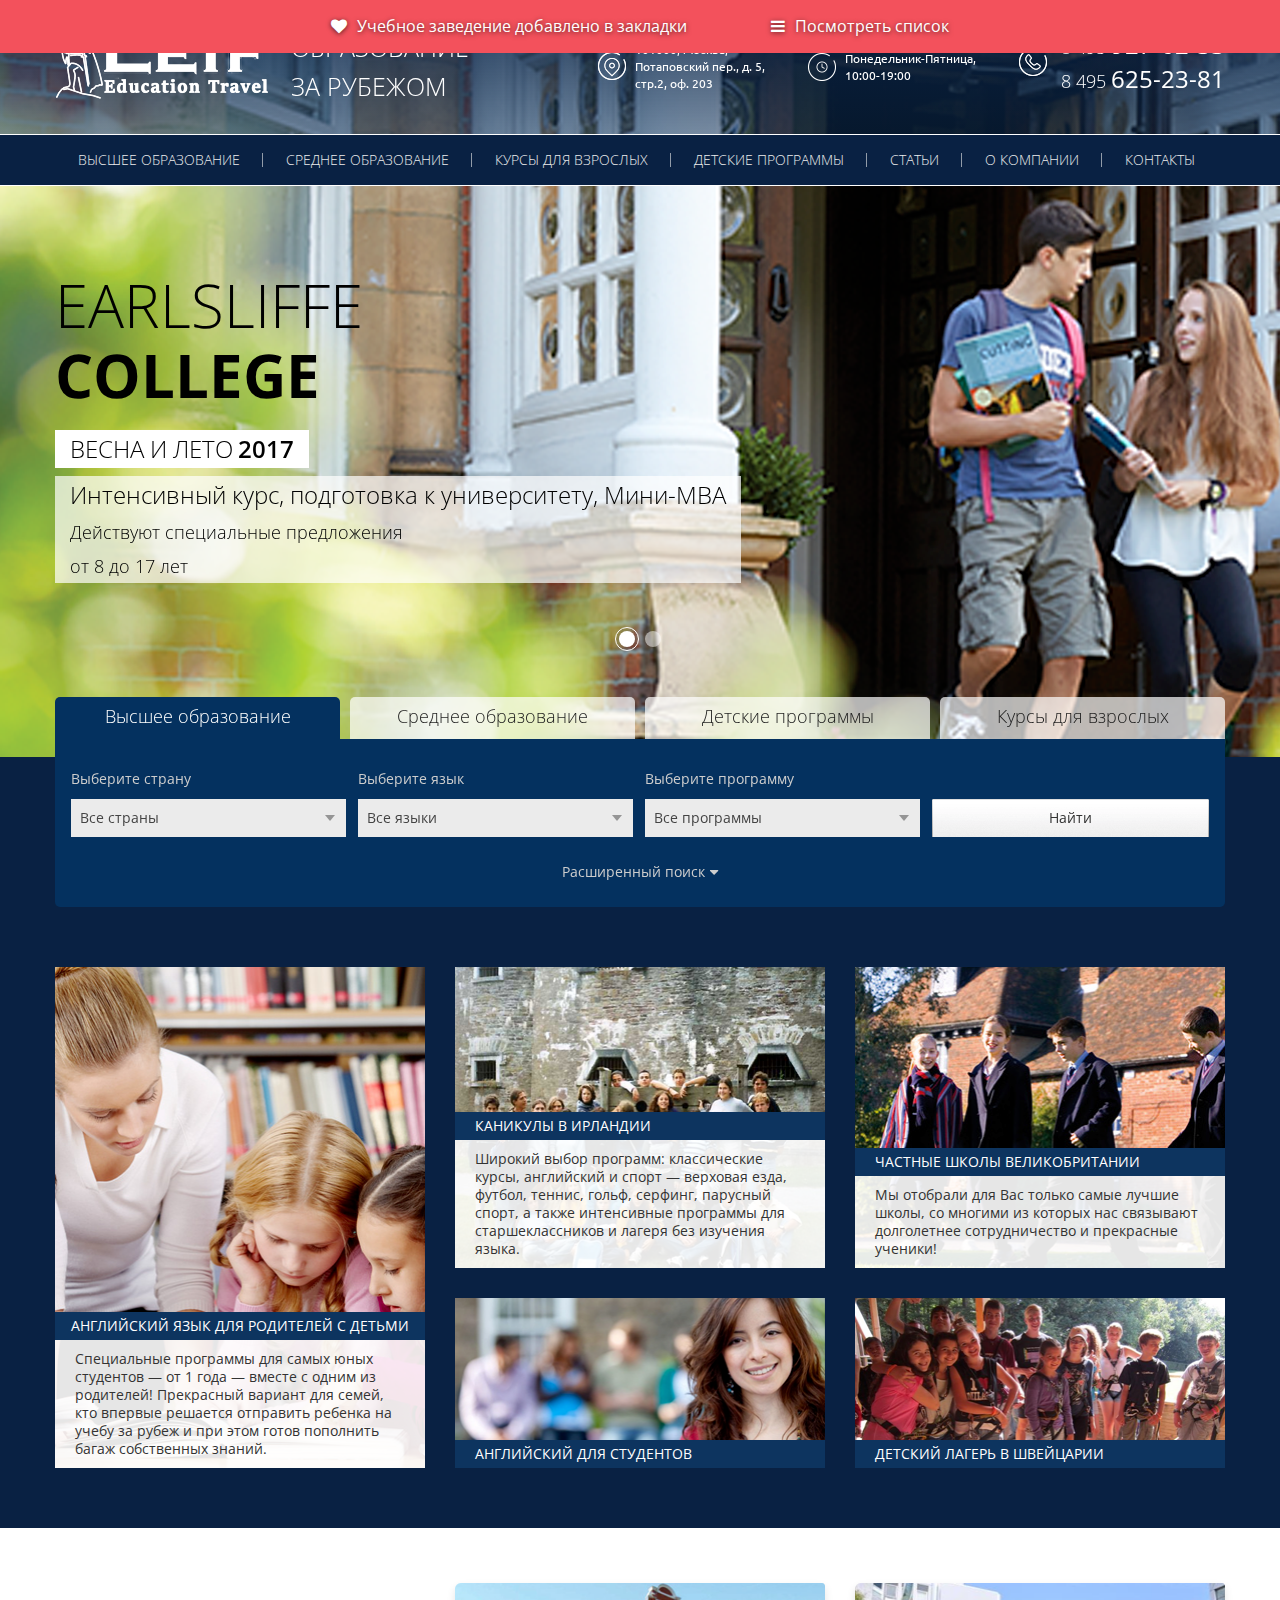
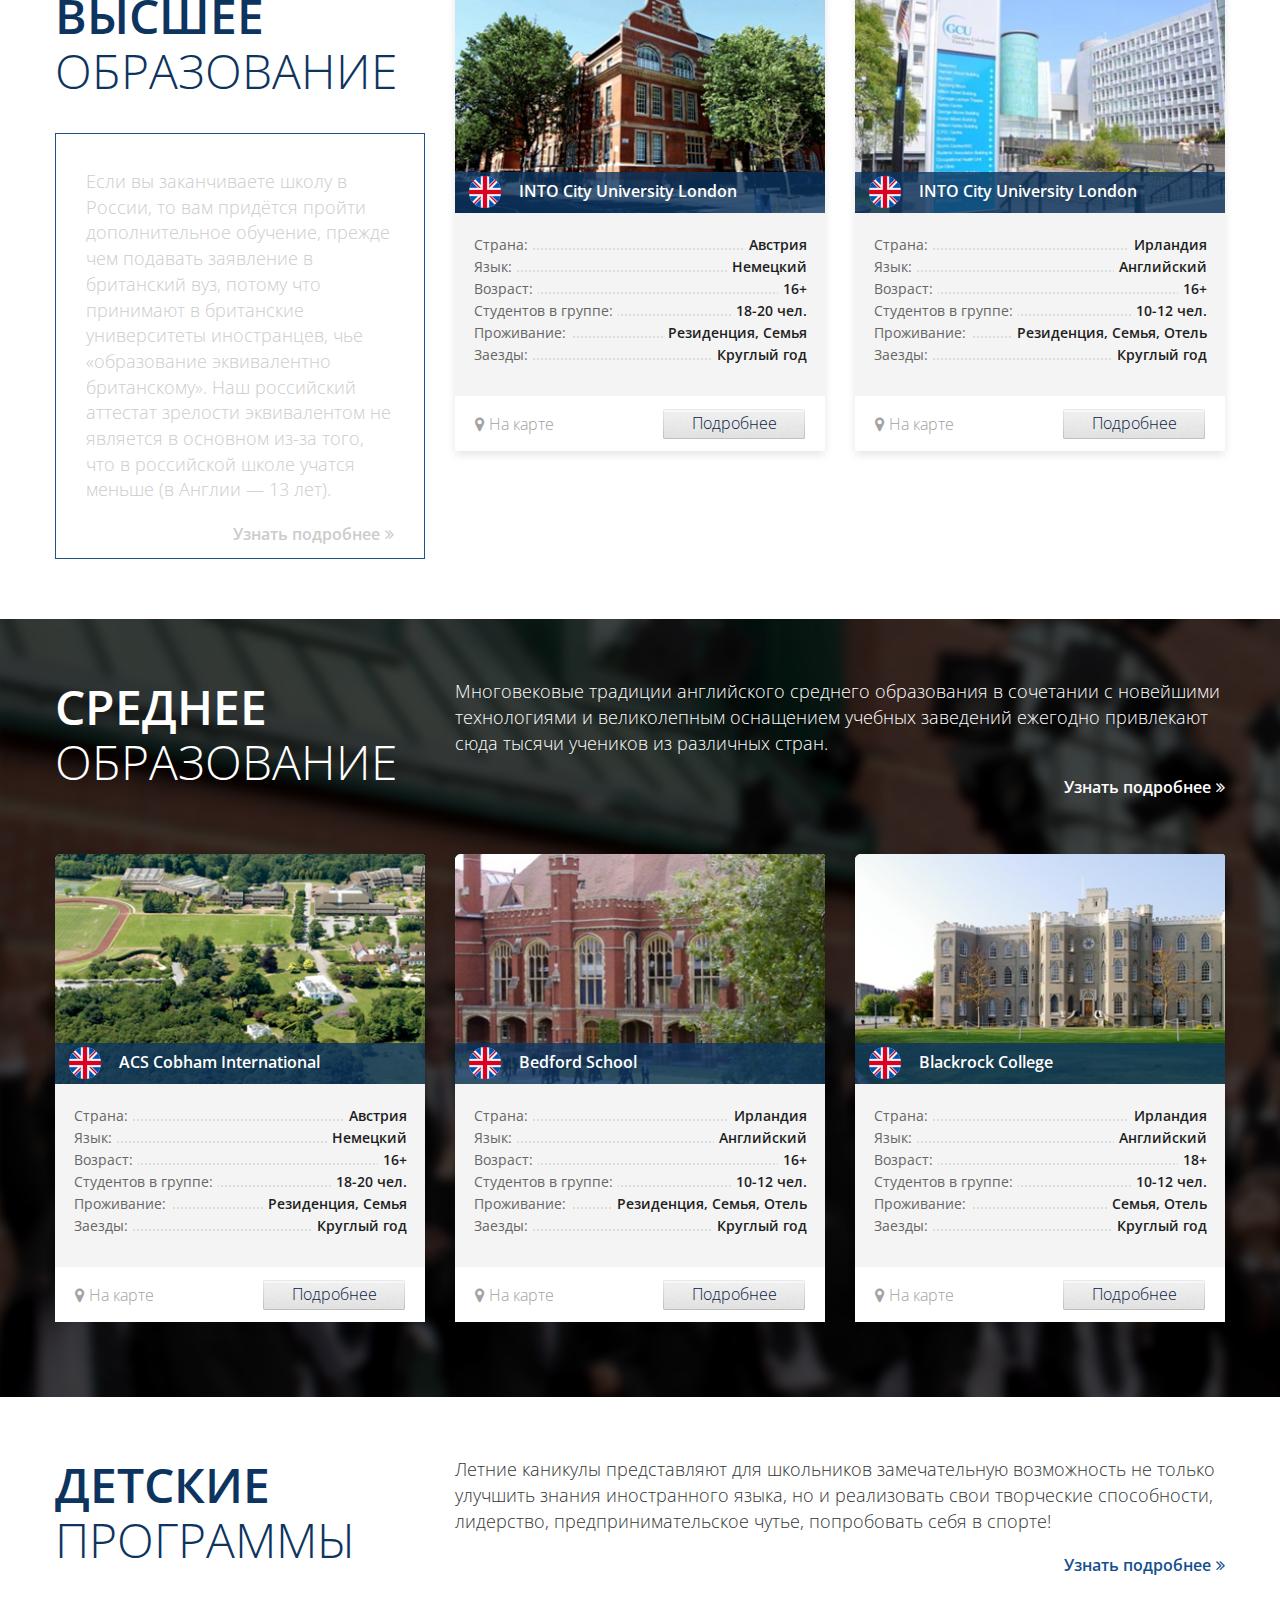
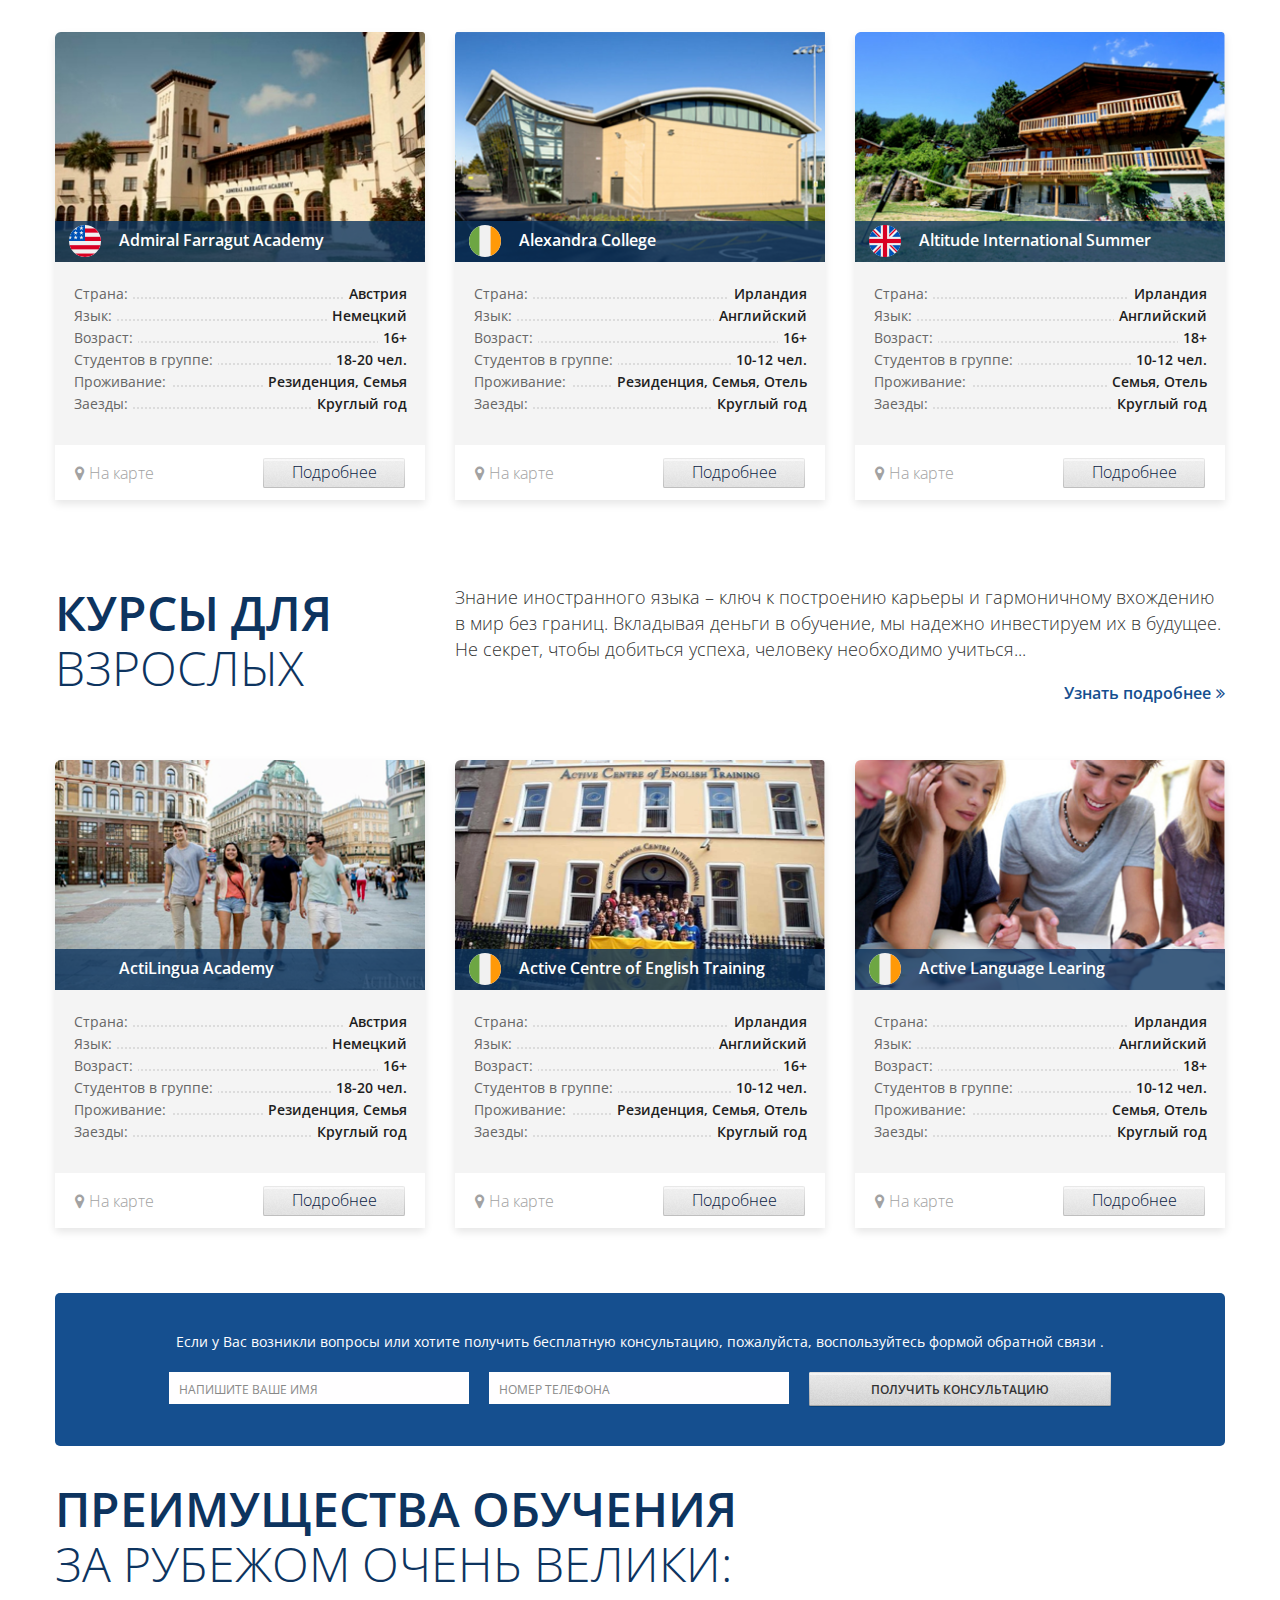
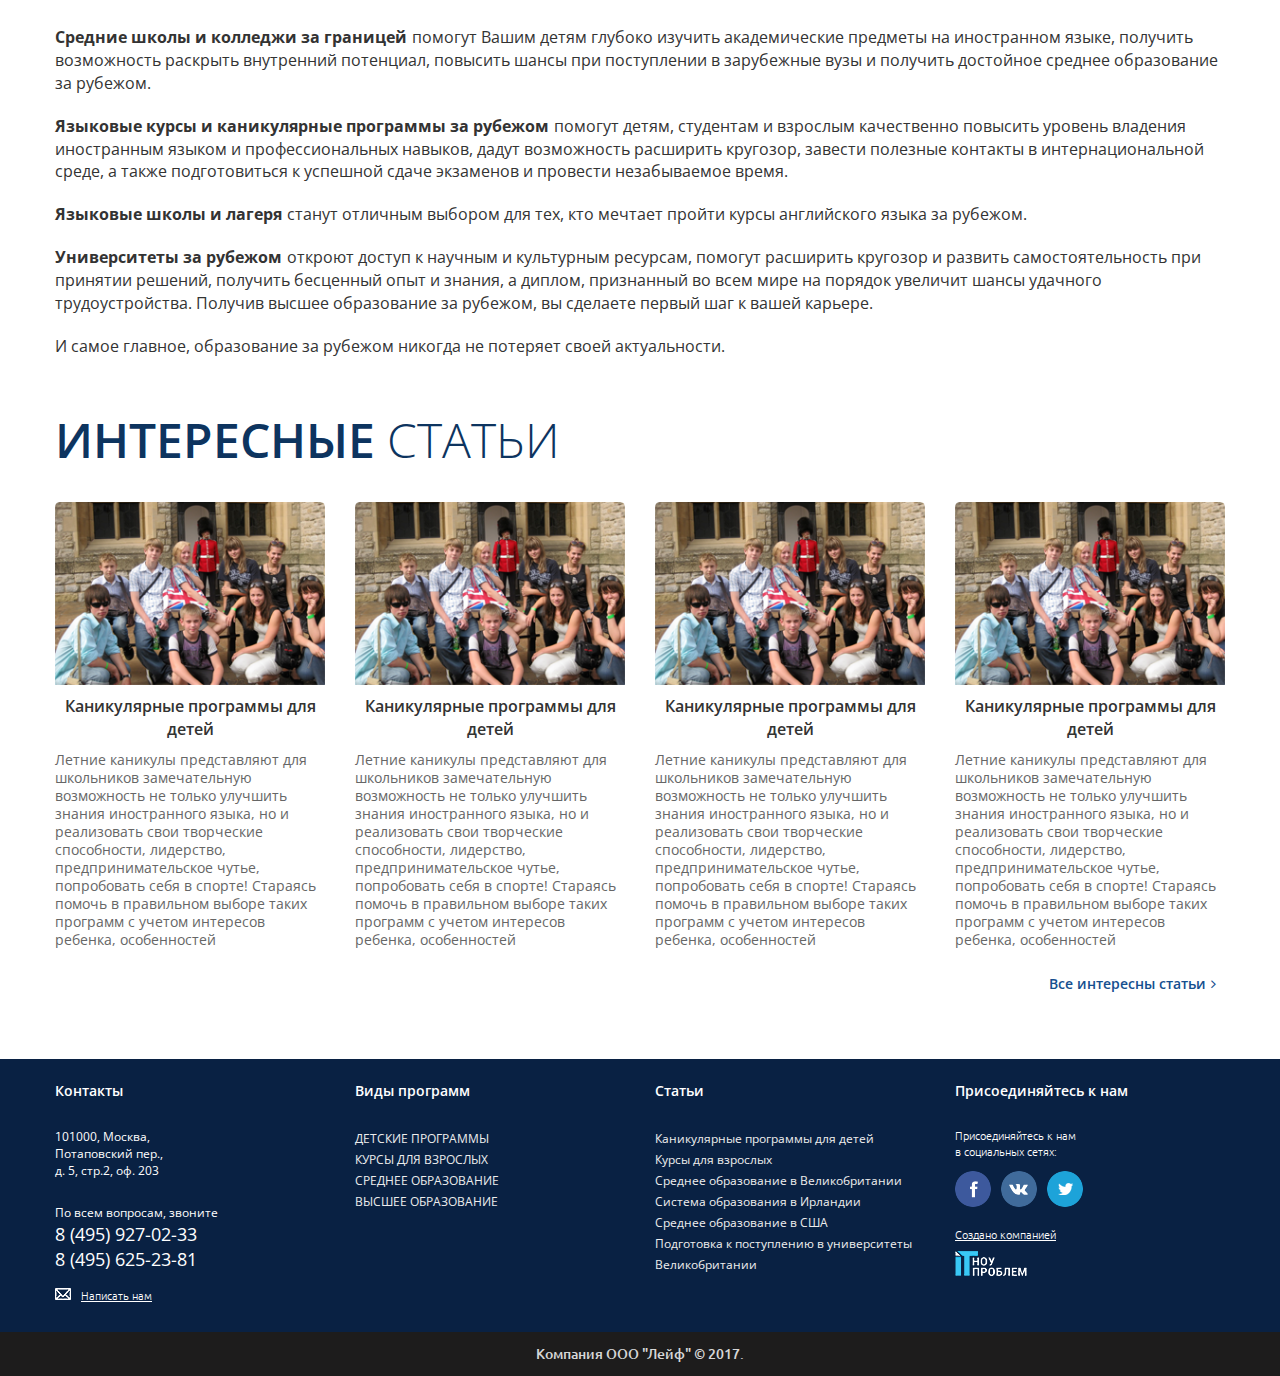
<file: app/index.html>
<!DOCTYPE html>
<html lang="ru" class="no-js">
  <head>
    <meta charset="utf-8">
    <title>LEIF</title>
    <meta name="description" content="">
    <meta name="keywords" content="">
    <meta property="og:title" content="">
    <meta property="og:url" content="">
    <meta property="og:image" content="">
    <meta property="og:site_name" content="">
    <meta property="og:description" content="">
    <meta http-equiv="X-UA-Compatible" content="IE=edge">
    <meta name="viewport" content="width=device-width, initial-scale=1, maximum-scale=1">
    <meta property="og:image" content="path/to/image.jpg">
    <link rel="shortcut icon" href="img/favicon/favicon.png" type="image/x-icon">
    <link rel="apple-touch-icon" href="img/favicon/apple-touch-icon.png">
    <link rel="apple-touch-icon" sizes="72x72" href="img/favicon/apple-touch-icon-72x72.png">
    <link rel="apple-touch-icon" sizes="114x114" href="img/favicon/apple-touch-icon-114x114.png">
    <!-- RESET-->
    <style>html,body,div,span,applet,object,iframe,h1,h2,h3,h4,h5,h6,p,blockquote,pre,a,abbr,acronym,address,big,cite,code,del,dfn,em,img,ins,kbd,q,s,samp,small,strike,strong,sub,sup,tt,var,b,u,i,center,dl,dt,dd,ol,ul,li,fieldset,form,label,legend,table,caption,tbody,tfoot,thead,tr,th,td,article,aside,canvas,details,embed,figure,figcaption,footer,header,hgroup,menu,nav,output,ruby,section,summary,time,mark,audio,video{margin:0;padding:0;border:0;font-size:100%;font:inherit;vertical-align:baseline}article,aside,details,figcaption,figure,footer,header,hgroup,menu,nav,section{display:block}body{line-height:1}ol,ul{list-style:none}blockquote,q{quotes:none}blockquote:before,blockquote:after,q:before,q:after{content:'';content:none}table{border-collapse:collapse;border-spacing:0}</style>
    <!-- Load CSS, CSS Localstorage & WebFonts Main Function-->
    <style>html{font-family:sans-serif;-ms-text-size-adjust:100%;-webkit-text-size-adjust:100%}body{margin:0}article,aside,details,figcaption,figure,footer,header,hgroup,main,menu,nav,section,summary{display:block}audio,canvas,progress,video{display:inline-block;vertical-align:baseline}audio:not([controls]){display:none;height:0}[hidden],template{display:none}a{background-color:transparent}a:active,a:hover{outline:0}abbr[title]{border-bottom:1px dotted}b,strong{font-weight:bold}dfn{font-style:italic}h1{font-size:2em;margin:0.67em 0}mark{background:#ff0;color:#000}small{font-size:80%}sub,sup{font-size:75%;line-height:0;position:relative;vertical-align:baseline}sup{top:-0.5em}sub{bottom:-0.25em}img{border:0}svg:not(:root){overflow:hidden}figure{margin:1em 40px}hr{-moz-box-sizing:content-box;-webkit-box-sizing:content-box;box-sizing:content-box;height:0}pre{overflow:auto}code,kbd,pre,samp{font-family:monospace, monospace;font-size:1em}button,input,optgroup,select,textarea{color:inherit;font:inherit;margin:0}button{overflow:visible}button,select{text-transform:none}button,html input[type="button"],input[type="reset"],input[type="submit"]{-webkit-appearance:button;cursor:pointer}button[disabled],html input[disabled]{cursor:default}button::-moz-focus-inner,input::-moz-focus-inner{border:0;padding:0}input{line-height:normal}input[type="checkbox"],input[type="radio"]{-webkit-box-sizing:border-box;-moz-box-sizing:border-box;box-sizing:border-box;padding:0}input[type="number"]::-webkit-inner-spin-button,input[type="number"]::-webkit-outer-spin-button{height:auto}input[type="search"]{-webkit-appearance:textfield;-moz-box-sizing:content-box;-webkit-box-sizing:content-box;box-sizing:content-box}input[type="search"]::-webkit-search-cancel-button,input[type="search"]::-webkit-search-decoration{-webkit-appearance:none}fieldset{border:1px solid #c0c0c0;margin:0 2px;padding:0.35em 0.625em 0.75em}legend{border:0;padding:0}textarea{overflow:auto}optgroup{font-weight:bold}table{border-collapse:collapse;border-spacing:0}td,th{padding:0}*{-webkit-box-sizing:border-box;-moz-box-sizing:border-box;box-sizing:border-box}*:before,*:after{-webkit-box-sizing:border-box;-moz-box-sizing:border-box;box-sizing:border-box}html{font-size:10px;-webkit-tap-highlight-color:rgba(0,0,0,0)}body{font-family:"Helvetica Neue",Helvetica,Arial,sans-serif;font-size:14px;line-height:1.42857143;color:#333;background-color:#fff}input,button,select,textarea{font-family:inherit;font-size:inherit;line-height:inherit}a{color:#337ab7;text-decoration:none}a:hover,a:focus{color:#23527c;text-decoration:underline}a:focus{outline:thin dotted;outline:5px auto -webkit-focus-ring-color;outline-offset:-2px}figure{margin:0}img{vertical-align:middle}.img-responsive{display:block;max-width:100%;height:auto}.img-rounded{border-radius:6px}.img-thumbnail{padding:4px;line-height:1.42857143;background-color:#fff;border:1px solid #ddd;border-radius:4px;-webkit-transition:all .2s ease-in-out;-o-transition:all .2s ease-in-out;transition:all .2s ease-in-out;display:inline-block;max-width:100%;height:auto}.img-circle{border-radius:50%}hr{margin-top:20px;margin-bottom:20px;border:0;border-top:1px solid #eee}.sr-only{position:absolute;width:1px;height:1px;margin:-1px;padding:0;overflow:hidden;clip:rect(0, 0, 0, 0);border:0}.sr-only-focusable:active,.sr-only-focusable:focus{position:static;width:auto;height:auto;margin:0;overflow:visible;clip:auto}[role="button"]{cursor:pointer}.container{margin-right:auto;margin-left:auto;padding-left:15px;padding-right:15px}@media (min-width:768px){.container{width:750px}}@media (min-width:992px){.container{width:970px}}@media (min-width:1200px){.container{width:1170px}}.container-fluid{margin-right:auto;margin-left:auto;padding-left:15px;padding-right:15px}.row{margin-left:-15px;margin-right:-15px}.col-xs-1, .col-sm-1, .col-md-1, .col-lg-1, .col-xs-2, .col-sm-2, .col-md-2, .col-lg-2, .col-xs-3, .col-sm-3, .col-md-3, .col-lg-3, .col-xs-4, .col-sm-4, .col-md-4, .col-lg-4, .col-xs-5, .col-sm-5, .col-md-5, .col-lg-5, .col-xs-6, .col-sm-6, .col-md-6, .col-lg-6, .col-xs-7, .col-sm-7, .col-md-7, .col-lg-7, .col-xs-8, .col-sm-8, .col-md-8, .col-lg-8, .col-xs-9, .col-sm-9, .col-md-9, .col-lg-9, .col-xs-10, .col-sm-10, .col-md-10, .col-lg-10, .col-xs-11, .col-sm-11, .col-md-11, .col-lg-11, .col-xs-12, .col-sm-12, .col-md-12, .col-lg-12{position:relative;min-height:1px;padding-left:15px;padding-right:15px}.col-xs-1, .col-xs-2, .col-xs-3, .col-xs-4, .col-xs-5, .col-xs-6, .col-xs-7, .col-xs-8, .col-xs-9, .col-xs-10, .col-xs-11, .col-xs-12{float:left}.col-xs-12{width:100%}.col-xs-11{width:91.66666667%}.col-xs-10{width:83.33333333%}.col-xs-9{width:75%}.col-xs-8{width:66.66666667%}.col-xs-7{width:58.33333333%}.col-xs-6{width:50%}.col-xs-5{width:41.66666667%}.col-xs-4{width:33.33333333%}.col-xs-3{width:25%}.col-xs-2{width:16.66666667%}.col-xs-1{width:8.33333333%}.col-xs-pull-12{right:100%}.col-xs-pull-11{right:91.66666667%}.col-xs-pull-10{right:83.33333333%}.col-xs-pull-9{right:75%}.col-xs-pull-8{right:66.66666667%}.col-xs-pull-7{right:58.33333333%}.col-xs-pull-6{right:50%}.col-xs-pull-5{right:41.66666667%}.col-xs-pull-4{right:33.33333333%}.col-xs-pull-3{right:25%}.col-xs-pull-2{right:16.66666667%}.col-xs-pull-1{right:8.33333333%}.col-xs-pull-0{right:auto}.col-xs-push-12{left:100%}.col-xs-push-11{left:91.66666667%}.col-xs-push-10{left:83.33333333%}.col-xs-push-9{left:75%}.col-xs-push-8{left:66.66666667%}.col-xs-push-7{left:58.33333333%}.col-xs-push-6{left:50%}.col-xs-push-5{left:41.66666667%}.col-xs-push-4{left:33.33333333%}.col-xs-push-3{left:25%}.col-xs-push-2{left:16.66666667%}.col-xs-push-1{left:8.33333333%}.col-xs-push-0{left:auto}.col-xs-offset-12{margin-left:100%}.col-xs-offset-11{margin-left:91.66666667%}.col-xs-offset-10{margin-left:83.33333333%}.col-xs-offset-9{margin-left:75%}.col-xs-offset-8{margin-left:66.66666667%}.col-xs-offset-7{margin-left:58.33333333%}.col-xs-offset-6{margin-left:50%}.col-xs-offset-5{margin-left:41.66666667%}.col-xs-offset-4{margin-left:33.33333333%}.col-xs-offset-3{margin-left:25%}.col-xs-offset-2{margin-left:16.66666667%}.col-xs-offset-1{margin-left:8.33333333%}.col-xs-offset-0{margin-left:0}@media (min-width:768px){.col-sm-1, .col-sm-2, .col-sm-3, .col-sm-4, .col-sm-5, .col-sm-6, .col-sm-7, .col-sm-8, .col-sm-9, .col-sm-10, .col-sm-11, .col-sm-12{float:left}.col-sm-12{width:100%}.col-sm-11{width:91.66666667%}.col-sm-10{width:83.33333333%}.col-sm-9{width:75%}.col-sm-8{width:66.66666667%}.col-sm-7{width:58.33333333%}.col-sm-6{width:50%}.col-sm-5{width:41.66666667%}.col-sm-4{width:33.33333333%}.col-sm-3{width:25%}.col-sm-2{width:16.66666667%}.col-sm-1{width:8.33333333%}.col-sm-pull-12{right:100%}.col-sm-pull-11{right:91.66666667%}.col-sm-pull-10{right:83.33333333%}.col-sm-pull-9{right:75%}.col-sm-pull-8{right:66.66666667%}.col-sm-pull-7{right:58.33333333%}.col-sm-pull-6{right:50%}.col-sm-pull-5{right:41.66666667%}.col-sm-pull-4{right:33.33333333%}.col-sm-pull-3{right:25%}.col-sm-pull-2{right:16.66666667%}.col-sm-pull-1{right:8.33333333%}.col-sm-pull-0{right:auto}.col-sm-push-12{left:100%}.col-sm-push-11{left:91.66666667%}.col-sm-push-10{left:83.33333333%}.col-sm-push-9{left:75%}.col-sm-push-8{left:66.66666667%}.col-sm-push-7{left:58.33333333%}.col-sm-push-6{left:50%}.col-sm-push-5{left:41.66666667%}.col-sm-push-4{left:33.33333333%}.col-sm-push-3{left:25%}.col-sm-push-2{left:16.66666667%}.col-sm-push-1{left:8.33333333%}.col-sm-push-0{left:auto}.col-sm-offset-12{margin-left:100%}.col-sm-offset-11{margin-left:91.66666667%}.col-sm-offset-10{margin-left:83.33333333%}.col-sm-offset-9{margin-left:75%}.col-sm-offset-8{margin-left:66.66666667%}.col-sm-offset-7{margin-left:58.33333333%}.col-sm-offset-6{margin-left:50%}.col-sm-offset-5{margin-left:41.66666667%}.col-sm-offset-4{margin-left:33.33333333%}.col-sm-offset-3{margin-left:25%}.col-sm-offset-2{margin-left:16.66666667%}.col-sm-offset-1{margin-left:8.33333333%}.col-sm-offset-0{margin-left:0}}@media (min-width:992px){.col-md-1, .col-md-2, .col-md-3, .col-md-4, .col-md-5, .col-md-6, .col-md-7, .col-md-8, .col-md-9, .col-md-10, .col-md-11, .col-md-12{float:left}.col-md-12{width:100%}.col-md-11{width:91.66666667%}.col-md-10{width:83.33333333%}.col-md-9{width:75%}.col-md-8{width:66.66666667%}.col-md-7{width:58.33333333%}.col-md-6{width:50%}.col-md-5{width:41.66666667%}.col-md-4{width:33.33333333%}.col-md-3{width:25%}.col-md-2{width:16.66666667%}.col-md-1{width:8.33333333%}.col-md-pull-12{right:100%}.col-md-pull-11{right:91.66666667%}.col-md-pull-10{right:83.33333333%}.col-md-pull-9{right:75%}.col-md-pull-8{right:66.66666667%}.col-md-pull-7{right:58.33333333%}.col-md-pull-6{right:50%}.col-md-pull-5{right:41.66666667%}.col-md-pull-4{right:33.33333333%}.col-md-pull-3{right:25%}.col-md-pull-2{right:16.66666667%}.col-md-pull-1{right:8.33333333%}.col-md-pull-0{right:auto}.col-md-push-12{left:100%}.col-md-push-11{left:91.66666667%}.col-md-push-10{left:83.33333333%}.col-md-push-9{left:75%}.col-md-push-8{left:66.66666667%}.col-md-push-7{left:58.33333333%}.col-md-push-6{left:50%}.col-md-push-5{left:41.66666667%}.col-md-push-4{left:33.33333333%}.col-md-push-3{left:25%}.col-md-push-2{left:16.66666667%}.col-md-push-1{left:8.33333333%}.col-md-push-0{left:auto}.col-md-offset-12{margin-left:100%}.col-md-offset-11{margin-left:91.66666667%}.col-md-offset-10{margin-left:83.33333333%}.col-md-offset-9{margin-left:75%}.col-md-offset-8{margin-left:66.66666667%}.col-md-offset-7{margin-left:58.33333333%}.col-md-offset-6{margin-left:50%}.col-md-offset-5{margin-left:41.66666667%}.col-md-offset-4{margin-left:33.33333333%}.col-md-offset-3{margin-left:25%}.col-md-offset-2{margin-left:16.66666667%}.col-md-offset-1{margin-left:8.33333333%}.col-md-offset-0{margin-left:0}}@media (min-width:1200px){.col-lg-1, .col-lg-2, .col-lg-3, .col-lg-4, .col-lg-5, .col-lg-6, .col-lg-7, .col-lg-8, .col-lg-9, .col-lg-10, .col-lg-11, .col-lg-12{float:left}.col-lg-12{width:100%}.col-lg-11{width:91.66666667%}.col-lg-10{width:83.33333333%}.col-lg-9{width:75%}.col-lg-8{width:66.66666667%}.col-lg-7{width:58.33333333%}.col-lg-6{width:50%}.col-lg-5{width:41.66666667%}.col-lg-4{width:33.33333333%}.col-lg-3{width:25%}.col-lg-2{width:16.66666667%}.col-lg-1{width:8.33333333%}.col-lg-pull-12{right:100%}.col-lg-pull-11{right:91.66666667%}.col-lg-pull-10{right:83.33333333%}.col-lg-pull-9{right:75%}.col-lg-pull-8{right:66.66666667%}.col-lg-pull-7{right:58.33333333%}.col-lg-pull-6{right:50%}.col-lg-pull-5{right:41.66666667%}.col-lg-pull-4{right:33.33333333%}.col-lg-pull-3{right:25%}.col-lg-pull-2{right:16.66666667%}.col-lg-pull-1{right:8.33333333%}.col-lg-pull-0{right:auto}.col-lg-push-12{left:100%}.col-lg-push-11{left:91.66666667%}.col-lg-push-10{left:83.33333333%}.col-lg-push-9{left:75%}.col-lg-push-8{left:66.66666667%}.col-lg-push-7{left:58.33333333%}.col-lg-push-6{left:50%}.col-lg-push-5{left:41.66666667%}.col-lg-push-4{left:33.33333333%}.col-lg-push-3{left:25%}.col-lg-push-2{left:16.66666667%}.col-lg-push-1{left:8.33333333%}.col-lg-push-0{left:auto}.col-lg-offset-12{margin-left:100%}.col-lg-offset-11{margin-left:91.66666667%}.col-lg-offset-10{margin-left:83.33333333%}.col-lg-offset-9{margin-left:75%}.col-lg-offset-8{margin-left:66.66666667%}.col-lg-offset-7{margin-left:58.33333333%}.col-lg-offset-6{margin-left:50%}.col-lg-offset-5{margin-left:41.66666667%}.col-lg-offset-4{margin-left:33.33333333%}.col-lg-offset-3{margin-left:25%}.col-lg-offset-2{margin-left:16.66666667%}.col-lg-offset-1{margin-left:8.33333333%}.col-lg-offset-0{margin-left:0}}.clearfix:before,.clearfix:after,.container:before,.container:after,.container-fluid:before,.container-fluid:after,.row:before,.row:after{content:" ";display:table}.clearfix:after,.container:after,.container-fluid:after,.row:after{clear:both}.center-block{display:block;margin-left:auto;margin-right:auto}.pull-right{float:right !important}.pull-left{float:left !important}.hide{display:none !important}.show{display:block !important}.invisible{visibility:hidden}.text-hide{font:0/0 a;color:transparent;text-shadow:none;background-color:transparent;border:0}.hidden{display:none !important}.affix{position:fixed}@-ms-viewport{width:device-width}.visible-xs,.visible-sm,.visible-md,.visible-lg{display:none !important}.visible-xs-block,.visible-xs-inline,.visible-xs-inline-block,.visible-sm-block,.visible-sm-inline,.visible-sm-inline-block,.visible-md-block,.visible-md-inline,.visible-md-inline-block,.visible-lg-block,.visible-lg-inline,.visible-lg-inline-block{display:none !important}@media (max-width:767px){.visible-xs{display:block !important}table.visible-xs{display:table}tr.visible-xs{display:table-row !important}th.visible-xs,td.visible-xs{display:table-cell !important}}@media (max-width:767px){.visible-xs-block{display:block !important}}@media (max-width:767px){.visible-xs-inline{display:inline !important}}@media (max-width:767px){.visible-xs-inline-block{display:inline-block !important}}@media (min-width:768px) and (max-width:991px){.visible-sm{display:block !important}table.visible-sm{display:table}tr.visible-sm{display:table-row !important}th.visible-sm,td.visible-sm{display:table-cell !important}}@media (min-width:768px) and (max-width:991px){.visible-sm-block{display:block !important}}@media (min-width:768px) and (max-width:991px){.visible-sm-inline{display:inline !important}}@media (min-width:768px) and (max-width:991px){.visible-sm-inline-block{display:inline-block !important}}@media (min-width:992px) and (max-width:1199px){.visible-md{display:block !important}table.visible-md{display:table}tr.visible-md{display:table-row !important}th.visible-md,td.visible-md{display:table-cell !important}}@media (min-width:992px) and (max-width:1199px){.visible-md-block{display:block !important}}@media (min-width:992px) and (max-width:1199px){.visible-md-inline{display:inline !important}}@media (min-width:992px) and (max-width:1199px){.visible-md-inline-block{display:inline-block !important}}@media (min-width:1200px){.visible-lg{display:block !important}table.visible-lg{display:table}tr.visible-lg{display:table-row !important}th.visible-lg,td.visible-lg{display:table-cell !important}}@media (min-width:1200px){.visible-lg-block{display:block !important}}@media (min-width:1200px){.visible-lg-inline{display:inline !important}}@media (min-width:1200px){.visible-lg-inline-block{display:inline-block !important}}@media (max-width:767px){.hidden-xs{display:none !important}}@media (min-width:768px) and (max-width:991px){.hidden-sm{display:none !important}}@media (min-width:992px) and (max-width:1199px){.hidden-md{display:none !important}}@media (min-width:1200px){.hidden-lg{display:none !important}}.visible-print{display:none !important}@media print{.visible-print{display:block !important}table.visible-print{display:table}tr.visible-print{display:table-row !important}th.visible-print,td.visible-print{display:table-cell !important}}.visible-print-block{display:none !important}@media print{.visible-print-block{display:block !important}}.visible-print-inline{display:none !important}@media print{.visible-print-inline{display:inline !important}}.visible-print-inline-block{display:none !important}@media print{.visible-print-inline-block{display:inline-block !important}}@media print{.hidden-print{display:none !important}}</style>
    <!-- Bootstrap-->
    <script>!function(e){"use strict";function t(e,t,n){e.addEventListener?e.addEventListener(t,n,!1):e.attachEvent&&e.attachEvent("on"+t,n)}function n(t,n){return e.localStorage&&localStorage[t+"_content"]&&localStorage[t+"_file"]===n}function a(t,a){if(e.localStorage&&e.XMLHttpRequest)n(t,a)?o(localStorage[t+"_content"]):l(t,a);else{var s=r.createElement("link");s.href=a,s.id=t,s.rel="stylesheet",s.type="text/css",r.getElementsByTagName("head")[0].appendChild(s),r.cookie=t}}function l(e,t){var n=new XMLHttpRequest;n.open("GET",t,!0),n.onreadystatechange=function(){4===n.readyState&&200===n.status&&(o(n.responseText),localStorage[e+"_content"]=n.responseText,localStorage[e+"_file"]=t)},n.send()}function o(e){var t=r.createElement("style");t.setAttribute("type","text/css"),r.getElementsByTagName("head")[0].appendChild(t),t.styleSheet?t.styleSheet.cssText=e:t.innerHTML=e}var r=e.document;e.loadCSS=function(e,t,n){var a,l=r.createElement("link");if(t)a=t;else{var o;o=r.querySelectorAll?r.querySelectorAll("style,link[rel=stylesheet],script"):(r.body||r.getElementsByTagName("head")[0]).childNodes,a=o[o.length-1]}var s=r.styleSheets;l.rel="stylesheet",l.href=e,l.media="only x",a.parentNode.insertBefore(l,t?a:a.nextSibling);var c=function(e){for(var t=l.href,n=s.length;n--;)if(s[n].href===t)return e();setTimeout(function(){c(e)})};return l.onloadcssdefined=c,c(function(){l.media=n||"all"}),l},e.loadLocalStorageCSS=function(l,o){n(l,o)||r.cookie.indexOf(l)>-1?a(l,o):t(e,"load",function(){a(l,o)})}}(this);</script>
    <link rel="stylesheet" href="css/header.css">
    <!-- Load CSS Start-->
    <script>loadCSS( "css/main.css?ver=1.0.0", false, "all" );</script>
    <!-- Load CSS End-->
    <!-- Load CSS Compiled without JS-->
    <noscript>
      <link rel="stylesheet" href="css/main.css">
    </noscript>
  </head>
  <body>
    <header>
      <div class="header-top">
        <div class="header-blue">
          <div class="inner">
            <div class="container-fluid">
              <div class="row">
                <div class="col-lg-5"><a href="#" class="logo clearfix"><img src="img/raster/logo.png"><span>образование<br>за рубежом</span></a></div>
                <div class="col-lg-7">
                  <div class="head-items clearfix">
                    <div class="header-top-item header-top-item-1"><i class="icon iconlogo1"></i>
                      <p>101000, Москва,<br>Потаповский пер., д. 5,<br>стр.2, оф. 203</p>
                    </div>
                    <div class="header-top-item header-top-item-2"><i class="icon iconlogo2"></i>
                      <p>Понедельник-Пятница,<br>10:00-19:00</p>
                    </div>
                    <div class="header-top-item header-top-item-3"><i class="icon iconlogo3"></i>
                      <p>8 495<span>927-02-33</span><br>8 495<span>625-23-81</span></p>
                    </div>
                  </div>
                </div>
              </div>
            </div>
          </div>
        </div>
        <div class="header-mnu">
          <div class="inner">
            <div class="container-fluid">
              <div class="row">
                <div class="col-md-12">
                  <ul class="h-mn">
                    <li><a href="#">ВЫСШЕЕ ОБРАЗОВАНИЕ</a></li>
                    <li><a href="#">СРЕДНЕЕ ОБРАЗОВАНИЕ</a></li>
                    <li><a href="#">КУРСЫ ДЛЯ ВЗРОСЛЫХ</a></li>
                    <li><a href="#">ДЕТСКИЕ ПРОГРАММЫ</a></li>
                    <li><a href="#">СТАТЬИ</a></li>
                    <li><a href="#">О КОМПАНИИ</a></li>
                    <li><a href="#">КОНТАКТЫ</a></li>
                  </ul>
                  <div class="hamburger hamburger--spin">
                    <div class="hamburger-box">
                      <div class="hamburger-inner"></div>
                    </div>
                  </div>
                </div>
              </div>
            </div>
          </div>
        </div>
      </div>
      <div class="header-slider">
        <ul id="header-slider" class="gallery content-slider list-unstyled clearfix">
          <li class="header-slider-li header-slider-li-1">
            <div class="inner">
              <div class="container-fluid">
                <div class="row">
                  <div class="col-md-12">
                    <h1><span>EaRlsliffe</span><br>college</h1>
                    <p class="p-white">Весна и лето<span>2017</span></p>
                    <div class="test-block"></div>
                    <p class="p-pol-white">Интенсивный курс, подготовка к университету, Мини-МВА<br><span>Действуют специальные предложения</span><br><span>от 8 до 17 лет</span></p>
                  </div>
                </div>
              </div>
            </div>
          </li>
          <li class="header-slider-li header-slider-li-2">
            <div class="inner">
              <div class="container-fluid">
                <div class="row">
                  <div class="col-md-12">
                    <h1><span>EaRlsliffe</span><br>college</h1>
                    <p class="p-white">Весна и лето<span>2017</span></p>
                    <div class="test-block"></div>
                    <p class="p-pol-white">Интенсивный курс, подготовка к университету, Мини-МВА<br><span>Действуют специальные предложения</span><br><span>от 8 до 17 лет</span></p>
                  </div>
                </div>
              </div>
            </div>
          </li>
        </ul>
      </div>
    </header>
    <section class="af-header">
      <div class="izbr">
        <div class="inner">
          <div class="izbr-item"><i class="fa fa-heart"></i>Учебное заведение добавлено в закладки</div>
          <div class="izbr-item"><a href="#"><i class="fa fa-bars"></i>Посмотреть список</a></div>
        </div>
      </div>
      <div class="inner">
        <div class="container-fluid">
          <div class="row">
            <div class="col-md-12">
              <div class="tab-container container-main">
                <div class="tabs-main-top"><a href="#tab1" class="btn tab-title active">Высшее образование</a><a href="#tab2" class="btn tab-title tabs-main-top-a2">Среднее образование</a><a href="#tab3" class="btn tab-title tabs-main-top-a3">Детские программы</a><a href="#tab4" class="btn tab-title">Курсы для взрослых</a></div>
                <div id="tab1" class="tab-content tab-main-block">
                  <form>
                    <div class="form-none">
                      <div class="tab-dib">
                        <p>Выберите страну</p>
                        <select class="select-sp">
                          <option>Все страны</option>
                        </select>
                      </div>
                      <div class="tab-dib">
                        <p>Выберите язык</p>
                        <select class="select-sp">
                          <option>Все языки</option>
                        </select>
                      </div>
                      <div class="tab-dib">
                        <p>Выберите программу</p>
                        <select class="select-sp">
                          <option>Все программы</option>
                        </select>
                      </div>
                      <div class="tab-dib">
                        <p>Выберите программу</p>
                        <select class="select-sp">
                          <option>Все программы</option>
                        </select>
                      </div>
                    </div>
                    <div class="tab-dib">
                      <p>Выберите страну</p>
                      <select class="select-sp">
                        <option>Все страны</option>
                      </select>
                    </div>
                    <div class="tab-dib">
                      <p>Выберите язык</p>
                      <select class="select-sp">
                        <option>Все языки</option>
                      </select>
                    </div>
                    <div class="tab-dib">
                      <p>Выберите программу</p>
                      <select class="select-sp">
                        <option>Все программы</option>
                      </select>
                    </div>
                    <div class="tab-dib tab-dib-mod">
                      <button name="send" class="btn btn-tab"><span>Найти</span></button>
                    </div>
                  </form><a class="a-tab"><span>Расширенный поиск</span><i></i></a>
                </div>
                <div id="tab2" class="tab-content tab-main-block">
                  <p>tab2</p>
                </div>
                <div id="tab3" class="tab-content tab-main-block">
                  <p>tab3</p>
                </div>
                <div id="tab4" class="tab-content tab-main-block">
                  <p>tab4</p>
                </div>
              </div>
            </div>
          </div>
          <div class="row">
            <div class="col-md-4">
              <div class="af-header-item"><img src="img/raster/par1.png">
                <div class="af-header-block">
                  <div class="af-header-block-h">АНГЛИЙСКИЙ ЯЗЫК ДЛЯ РОДИТЕЛЕЙ С ДЕТЬМИ</div>
                  <div class="af-header-block-t">Специальные программы для самых юных студентов — от 1 года — вместе с одним из родителей! Прекрасный вариант для семей, кто впервые решается отправить ребенка на учебу за рубеж и при этом готов пополнить багаж собственных знаний.</div>
                </div>
              </div>
            </div>
            <div class="col-md-8">
              <div class="row">
                <div class="col-md-6">
                  <div class="af-header-item af-header-item-mod"><img src="img/raster/par2.png">
                    <div class="af-header-block">
                      <div class="af-header-block-h af-header-block-h-mod">КАНИКУЛЫ В ИРЛАНДИИ</div>
                      <div class="af-header-block-t">Широкий выбор программ: классические курсы, английский и спорт — верховая езда, футбол, теннис, гольф, серфинг, парусный спорт, а также интенсивные программы для старшеклассников и лагеря без изучения языка.</div>
                    </div>
                  </div>
                </div>
                <div class="col-md-6">
                  <div class="af-header-item af-header-item-mod"><img src="img/raster/par3.png">
                    <div class="af-header-block">
                      <div class="af-header-block-h af-header-block-h-mod">ЧАСТНЫЕ ШКОЛЫ ВЕЛИКОБРИТАНИИ</div>
                      <div class="af-header-block-t">Мы отобрали для Вас только самые лучшие школы, со многими из которых нас связывают долголетнее сотрудничество и прекрасные ученики!</div>
                    </div>
                  </div>
                </div>
              </div>
              <div class="row">
                <div class="col-md-6">
                  <div class="af-header-item af-header-item-mod-1"><img src="img/raster/par4.png">
                    <div class="af-header-block">
                      <div class="af-header-block-h af-header-block-h-mod">АНГЛИЙСКИЙ ДЛЯ СТУДЕНТОВ</div>
                    </div>
                  </div>
                </div>
                <div class="col-md-6">
                  <div class="af-header-item af-header-item-mod-1"><img src="img/raster/par5.png">
                    <div class="af-header-block">
                      <div class="af-header-block-h af-header-block-h-mod">ДЕТСКИЙ ЛАГЕРЬ В ШВЕЙЦАРИИ</div>
                    </div>
                  </div>
                </div>
              </div>
            </div>
          </div>
        </div>
      </div>
    </section>
    <section class="old high">
      <div class="inner">
        <div class="container-fluid">
          <div class="row">
            <div class="col-md-4">
              <h2>Высшее<span> образование</span></h2>
              <div class="high-item">
                <p>Если вы заканчиваете школу в России, то вам придётся пройти дополнительное обучение, прежде чем подавать заявление в британский вуз, потому что принимают в британские университеты иностранцев, чье «образование эквивалентно британскому». Наш российский аттестат зрелости эквивалентом не является в основном из-за того, что в российской школе учатся меньше (в Англии — 13 лет).</p><a href="#" class="a-old clearfix">Узнать подробнее<i class="fa fa-angle-double-right"></i></a>
              </div>
            </div>
            <div class="col-md-4">
              <div class="block-item">
                <div class="block-item-img"><img src="img/raster/high1.png">
                  <div class="blue-line">
                    <div class="country"><img src="img/raster/united-kingdom.png"></div>
                    <p>INTO City University London</p>
                  </div>
                </div>
                <div class="block-content">
                  <div class="block-text">
                    <div class="block-text-item"><span class="span-left">Страна:</span><span class="span-right">Австрия</span></div>
                    <div class="block-text-item"><span class="span-left">Язык:</span><span class="span-right">Немецкий</span></div>
                    <div class="block-text-item"><span class="span-left">Возраст:</span><span class="span-right">16+</span></div>
                    <div class="block-text-item"><span class="span-left">Студентов в группе:</span><span class="span-right">18-20 чел.</span></div>
                    <div class="block-text-item"><span class="span-left">Проживание:</span><span class="span-right">Резиденция, Семья</span></div>
                    <div class="block-text-item"><span class="span-left">Заезды:</span><span class="span-right">Круглый год</span></div>
                  </div>
                  <div class="white-line">
                    <div class="metka"><a href="#"><i class="fa fa-map-marker"></i><span>На карте</span></a></div><a href="#" class="btn btn-white"><span>Подробнее</span></a>
                  </div>
                </div>
              </div>
            </div>
            <div class="col-md-4">
              <div class="block-item">
                <div class="block-item-img"><img src="img/raster/high2.png">
                  <div class="blue-line">
                    <div class="country"><img src="img/raster/united-kingdom.png"></div>
                    <p>INTO City University London</p>
                  </div>
                </div>
                <div class="block-content">
                  <div class="block-text">
                    <div class="block-text-item"><span class="span-left">Страна:</span><span class="span-right">Ирландия</span></div>
                    <div class="block-text-item"><span class="span-left">Язык:</span><span class="span-right">Английский</span></div>
                    <div class="block-text-item"><span class="span-left">Возраст:</span><span class="span-right">16+</span></div>
                    <div class="block-text-item"><span class="span-left">Студентов в группе:</span><span class="span-right">10-12 чел.</span></div>
                    <div class="block-text-item"><span class="span-left">Проживание:</span><span class="span-right">Резиденция, Семья, Отель</span></div>
                    <div class="block-text-item"><span class="span-left">Заезды:</span><span class="span-right">Круглый год</span></div>
                  </div>
                  <div class="white-line">
                    <div class="metka"><a href="#"><i class="fa fa-map-marker"></i><span>На карте</span></a></div><a href="#" class="btn btn-white"><span>Подробнее</span></a>
                  </div>
                </div>
              </div>
            </div>
          </div>
        </div>
      </div>
    </section>
    <section class="old middle">
      <div class="inner">
        <div class="container-fluid">
          <div class="row">
            <div class="col-md-4">
              <h2>Среднее<span> образование</span></h2>
            </div>
            <div class="col-md-8">
              <p>Многовековые традиции английского среднего образования в сочетании с новейшими технологиями и великолепным оснащением учебных заведений ежегодно привлекают сюда тысячи учеников из различных стран.</p><a href="#" class="a-old clearfix">Узнать подробнее<i class="fa fa-angle-double-right"></i></a>
            </div>
          </div>
          <div class="row">
            <div class="col-md-4">
              <div class="block-item">
                <div class="block-item-img"><img src="img/raster/mid1.png">
                  <div class="blue-line">
                    <div class="country"><img src="img/raster/united-kingdom.png"></div>
                    <p>ACS Cobham International</p>
                  </div>
                </div>
                <div class="block-content">
                  <div class="block-text">
                    <div class="block-text-item"><span class="span-left">Страна:</span><span class="span-right">Австрия</span></div>
                    <div class="block-text-item"><span class="span-left">Язык:</span><span class="span-right">Немецкий</span></div>
                    <div class="block-text-item"><span class="span-left">Возраст:</span><span class="span-right">16+</span></div>
                    <div class="block-text-item"><span class="span-left">Студентов в группе:</span><span class="span-right">18-20 чел.</span></div>
                    <div class="block-text-item"><span class="span-left">Проживание:</span><span class="span-right">Резиденция, Семья</span></div>
                    <div class="block-text-item"><span class="span-left">Заезды:</span><span class="span-right">Круглый год</span></div>
                  </div>
                  <div class="white-line">
                    <div class="metka"><a href="#"><i class="fa fa-map-marker"></i><span>На карте</span></a></div><a href="#" class="btn btn-white"><span>Подробнее</span></a>
                  </div>
                </div>
              </div>
            </div>
            <div class="col-md-4">
              <div class="block-item">
                <div class="block-item-img"><img src="img/raster/mid2.png">
                  <div class="blue-line">
                    <div class="country"><img src="img/raster/united-kingdom.png"></div>
                    <p>Bedford School</p>
                  </div>
                </div>
                <div class="block-content">
                  <div class="block-text">
                    <div class="block-text-item"><span class="span-left">Страна:</span><span class="span-right">Ирландия</span></div>
                    <div class="block-text-item"><span class="span-left">Язык:</span><span class="span-right">Английский</span></div>
                    <div class="block-text-item"><span class="span-left">Возраст:</span><span class="span-right">16+</span></div>
                    <div class="block-text-item"><span class="span-left">Студентов в группе:</span><span class="span-right">10-12 чел.</span></div>
                    <div class="block-text-item"><span class="span-left">Проживание:</span><span class="span-right">Резиденция, Семья, Отель</span></div>
                    <div class="block-text-item"><span class="span-left">Заезды:</span><span class="span-right">Круглый год</span></div>
                  </div>
                  <div class="white-line">
                    <div class="metka"><a href="#"><i class="fa fa-map-marker"></i><span>На карте</span></a></div><a href="#" class="btn btn-white"><span>Подробнее</span></a>
                  </div>
                </div>
              </div>
            </div>
            <div class="col-md-4">
              <div class="block-item">
                <div class="block-item-img"><img src="img/raster/mid3.png">
                  <div class="blue-line">
                    <div class="country"><img src="img/raster/united-kingdom.png"></div>
                    <p>Blackrock College</p>
                  </div>
                </div>
                <div class="block-content">
                  <div class="block-text">
                    <div class="block-text-item"><span class="span-left">Страна:</span><span class="span-right">Ирландия</span></div>
                    <div class="block-text-item"><span class="span-left">Язык:</span><span class="span-right">Английский</span></div>
                    <div class="block-text-item"><span class="span-left">Возраст:</span><span class="span-right">18+</span></div>
                    <div class="block-text-item"><span class="span-left">Студентов в группе:</span><span class="span-right">10-12 чел.</span></div>
                    <div class="block-text-item"><span class="span-left">Проживание:</span><span class="span-right">Семья, Отель</span></div>
                    <div class="block-text-item"><span class="span-left">Заезды:</span><span class="span-right">Круглый год</span></div>
                  </div>
                  <div class="white-line">
                    <div class="metka"><a href="#"><i class="fa fa-map-marker"></i><span>На карте</span></a></div><a href="#" class="btn btn-white"><span>Подробнее</span></a>
                  </div>
                </div>
              </div>
            </div>
          </div>
        </div>
      </div>
    </section>
    <section class="old young">
      <div class="inner">
        <div class="container-fluid">
          <div class="row">
            <div class="col-md-4">
              <h2>Детские<span> программы</span></h2>
            </div>
            <div class="col-md-8">
              <p>Летние каникулы представляют для школьников замечательную возможность не только улучшить знания иностранного языка, но и реализовать свои творческие способности, лидерство, предпринимательское чутье, попробовать себя в спорте!</p><a href="#" class="a-old clearfix">Узнать подробнее<i class="fa fa-angle-double-right"></i></a>
            </div>
          </div>
          <div class="row">
            <div class="col-md-4">
              <div class="block-item">
                <div class="block-item-img"><img src="img/raster/young1.png">
                  <div class="blue-line">
                    <div class="country"><img src="img/raster/united-states.png"></div>
                    <p>Admiral Farragut Academy</p>
                  </div>
                </div>
                <div class="block-content">
                  <div class="block-text">
                    <div class="block-text-item"><span class="span-left">Страна:</span><span class="span-right">Австрия</span></div>
                    <div class="block-text-item"><span class="span-left">Язык:</span><span class="span-right">Немецкий</span></div>
                    <div class="block-text-item"><span class="span-left">Возраст:</span><span class="span-right">16+</span></div>
                    <div class="block-text-item"><span class="span-left">Студентов в группе:</span><span class="span-right">18-20 чел.</span></div>
                    <div class="block-text-item"><span class="span-left">Проживание:</span><span class="span-right">Резиденция, Семья</span></div>
                    <div class="block-text-item"><span class="span-left">Заезды:</span><span class="span-right">Круглый год</span></div>
                  </div>
                  <div class="white-line">
                    <div class="metka"><a href="#"><i class="fa fa-map-marker"></i><span>На карте</span></a></div><a href="#" class="btn btn-white"><span>Подробнее</span></a>
                  </div>
                </div>
              </div>
            </div>
            <div class="col-md-4">
              <div class="block-item">
                <div class="block-item-img"><img src="img/raster/young2.png">
                  <div class="blue-line">
                    <div class="country"><img src="img/raster/ireland.png"></div>
                    <p>Alexandra College</p>
                  </div>
                </div>
                <div class="block-content">
                  <div class="block-text">
                    <div class="block-text-item"><span class="span-left">Страна:</span><span class="span-right">Ирландия</span></div>
                    <div class="block-text-item"><span class="span-left">Язык:</span><span class="span-right">Английский</span></div>
                    <div class="block-text-item"><span class="span-left">Возраст:</span><span class="span-right">16+</span></div>
                    <div class="block-text-item"><span class="span-left">Студентов в группе:</span><span class="span-right">10-12 чел.</span></div>
                    <div class="block-text-item"><span class="span-left">Проживание:</span><span class="span-right">Резиденция, Семья, Отель</span></div>
                    <div class="block-text-item"><span class="span-left">Заезды:</span><span class="span-right">Круглый год</span></div>
                  </div>
                  <div class="white-line">
                    <div class="metka"><a href="#"><i class="fa fa-map-marker"></i><span>На карте</span></a></div><a href="#" class="btn btn-white"><span>Подробнее</span></a>
                  </div>
                </div>
              </div>
            </div>
            <div class="col-md-4">
              <div class="block-item">
                <div class="block-item-img"><img src="img/raster/young3.png">
                  <div class="blue-line">
                    <div class="country"><img src="img/raster/united-kingdom.png"></div>
                    <p>Altitude International Summer</p>
                  </div>
                </div>
                <div class="block-content">
                  <div class="block-text">
                    <div class="block-text-item"><span class="span-left">Страна:</span><span class="span-right">Ирландия</span></div>
                    <div class="block-text-item"><span class="span-left">Язык:</span><span class="span-right">Английский</span></div>
                    <div class="block-text-item"><span class="span-left">Возраст:</span><span class="span-right">18+</span></div>
                    <div class="block-text-item"><span class="span-left">Студентов в группе:</span><span class="span-right">10-12 чел.</span></div>
                    <div class="block-text-item"><span class="span-left">Проживание:</span><span class="span-right">Семья, Отель</span></div>
                    <div class="block-text-item"><span class="span-left">Заезды:</span><span class="span-right">Круглый год</span></div>
                  </div>
                  <div class="white-line">
                    <div class="metka"><a href="#"><i class="fa fa-map-marker"></i><span>На карте</span></a></div><a href="#" class="btn btn-white"><span>Подробнее</span></a>
                  </div>
                </div>
              </div>
            </div>
          </div>
        </div>
      </div>
    </section>
    <section class="old">
      <div class="inner">
        <div class="container-fluid">
          <div class="row">
            <div class="col-md-4">
              <h2>курсы для<span> взрослых</span></h2>
            </div>
            <div class="col-md-8">
              <p>Знание иностранного языка – ключ к построению карьеры и гармоничному вхождению в мир без границ. Вкладывая деньги в обучение, мы надежно инвестируем их в будущее. Не секрет, чтобы добиться успеха, человеку необходимо учиться...</p><a href="#" class="a-old clearfix">Узнать подробнее<i class="fa fa-angle-double-right"></i></a>
            </div>
          </div>
          <div class="row">
            <div class="col-md-4">
              <div class="block-item">
                <div class="block-item-img"><img src="img/raster/old1.png">
                  <div class="blue-line">
                    <div class="country"></div>
                    <p>ActiLingua Academy</p>
                  </div>
                </div>
                <div class="block-content">
                  <div class="block-text">
                    <div class="block-text-item"><span class="span-left">Страна:</span><span class="span-right">Австрия</span></div>
                    <div class="block-text-item"><span class="span-left">Язык:</span><span class="span-right">Немецкий</span></div>
                    <div class="block-text-item"><span class="span-left">Возраст:</span><span class="span-right">16+</span></div>
                    <div class="block-text-item"><span class="span-left">Студентов в группе:</span><span class="span-right">18-20 чел.</span></div>
                    <div class="block-text-item"><span class="span-left">Проживание:</span><span class="span-right">Резиденция, Семья</span></div>
                    <div class="block-text-item"><span class="span-left">Заезды:</span><span class="span-right">Круглый год</span></div>
                  </div>
                  <div class="white-line">
                    <div class="metka"><a href="#"><i class="fa fa-map-marker"></i><span>На карте</span></a></div><a href="#" class="btn btn-white"><span>Подробнее</span></a>
                  </div>
                </div>
              </div>
            </div>
            <div class="col-md-4">
              <div class="block-item">
                <div class="block-item-img"><img src="img/raster/old2.png">
                  <div class="blue-line">
                    <div class="country"><img src="img/raster/ireland.png"></div>
                    <p>Active Centre of English Training</p>
                  </div>
                </div>
                <div class="block-content">
                  <div class="block-text">
                    <div class="block-text-item"><span class="span-left">Страна:</span><span class="span-right">Ирландия</span></div>
                    <div class="block-text-item"><span class="span-left">Язык:</span><span class="span-right">Английский</span></div>
                    <div class="block-text-item"><span class="span-left">Возраст:</span><span class="span-right">16+</span></div>
                    <div class="block-text-item"><span class="span-left">Студентов в группе:</span><span class="span-right">10-12 чел.</span></div>
                    <div class="block-text-item"><span class="span-left">Проживание:</span><span class="span-right">Резиденция, Семья, Отель</span></div>
                    <div class="block-text-item"><span class="span-left">Заезды:</span><span class="span-right">Круглый год</span></div>
                  </div>
                  <div class="white-line">
                    <div class="metka"><a href="#"><i class="fa fa-map-marker"></i><span>На карте</span></a></div><a href="#" class="btn btn-white"><span>Подробнее</span></a>
                  </div>
                </div>
              </div>
            </div>
            <div class="col-md-4">
              <div class="block-item">
                <div class="block-item-img"><img src="img/raster/old3.png">
                  <div class="blue-line">
                    <div class="country"><img src="img/raster/ireland.png"></div>
                    <p>Active Language Learing</p>
                  </div>
                </div>
                <div class="block-content">
                  <div class="block-text">
                    <div class="block-text-item"><span class="span-left">Страна:</span><span class="span-right">Ирландия</span></div>
                    <div class="block-text-item"><span class="span-left">Язык:</span><span class="span-right">Английский</span></div>
                    <div class="block-text-item"><span class="span-left">Возраст:</span><span class="span-right">18+</span></div>
                    <div class="block-text-item"><span class="span-left">Студентов в группе:</span><span class="span-right">10-12 чел.</span></div>
                    <div class="block-text-item"><span class="span-left">Проживание:</span><span class="span-right">Семья, Отель</span></div>
                    <div class="block-text-item"><span class="span-left">Заезды:</span><span class="span-right">Круглый год</span></div>
                  </div>
                  <div class="white-line">
                    <div class="metka"><a href="#"><i class="fa fa-map-marker"></i><span>На карте</span></a></div><a href="#" class="btn btn-white"><span>Подробнее</span></a>
                  </div>
                </div>
              </div>
            </div>
          </div>
        </div>
      </div>
    </section>
    <section class="feed-back">
      <div class="inner">
        <div class="container-fluid">
          <div class="row">
            <div class="col-md-12">
              <div class="form-blue form-block">
                <p>Если у Вас возникли вопросы или хотите получить бесплатную консультацию, пожалуйста, воспользуйтесь формой обратной связи .</p>
                <form class="form-shake">
                  <div class="field">
                    <input type="text" name="name" placeholder="напишите Ваше имя" required>
                  </div>
                  <div class="field">
                    <input type="text" name="phone" placeholder="номер телефона" required>
                  </div>
                  <button name="send" class="btn btn-form">Получить консультацию</button>
                </form>
              </div>
            </div>
          </div>
        </div>
      </div>
    </section>
    <section class="bonus">
      <div class="inner">
        <div class="container-fluid">
          <div class="row">
            <div class="col-md-12">
              <h2>Преимущества обучения<br><span> за рубежом очень велики:</span></h2>
              <p><a href="#">Средние школы и колледжи за границей</a>помогут Вашим детям глубоко изучить академические предметы на иностранном языке, получить возможность раскрыть внутренний потенциал, повысить шансы при поступлении в зарубежные вузы и получить достойное среднее образование за рубежом.</p>
              <p><a href="#">Языковые курсы и каникулярные программы за рубежом</a>помогут детям, студентам и взрослым качественно повысить уровень владения иностранным языком и профессиональных навыков, дадут возможность расширить кругозор, завести полезные контакты в интернациональной среде, а также подготовиться к успешной сдаче экзаменов и провести незабываемое время.</p>
              <p><a href="#">Языковые школы и лагеря</a>станут отличным выбором для тех, кто мечтает пройти курсы английского языка за рубежом.</p>
              <p><a href="#">Университеты за рубежом</a>откроют доступ к научным и культурным ресурсам, помогут расширить кругозор и развить  самостоятельность при принятии решений, получить бесценный опыт и знания, а диплом, признанный во всем мире на порядок увеличит шансы удачного трудоустройства. Получив высшее образование за рубежом, вы сделаете первый шаг к вашей карьере.</p>
              <p>И самое главное, образование за рубежом никогда не потеряет своей актуальности.</p>
            </div>
          </div>
        </div>
      </div>
    </section>
    <section class="pre-footer">
      <div class="inner">
        <div class="container-fluid">
          <div class="row">
            <div class="col-md-12">
              <h2>Интересные<span> Статьи</span></h2>
            </div>
          </div>
          <div class="row">
            <div class="col-md-3 col-sm-6">
              <div class="pre-footer-item"><img src="img/raster/news.png">
                <h5>Каникулярные программы для детей</h5>
                <p>Летние каникулы представляют для школьников замечательную возможность не только улучшить знания иностранного языка, но и реализовать свои творческие способности, лидерство, предпринимательское чутье, попробовать себя в спорте! Стараясь помочь в правильном выборе таких программ с учетом интересов ребенка, особенностей</p>
              </div>
            </div>
            <div class="col-md-3 col-sm-6">
              <div class="pre-footer-item"><img src="img/raster/news.png">
                <h5>Каникулярные программы для детей</h5>
                <p>Летние каникулы представляют для школьников замечательную возможность не только улучшить знания иностранного языка, но и реализовать свои творческие способности, лидерство, предпринимательское чутье, попробовать себя в спорте! Стараясь помочь в правильном выборе таких программ с учетом интересов ребенка, особенностей</p>
              </div>
            </div>
            <div class="col-md-3 col-sm-6">
              <div class="pre-footer-item"><img src="img/raster/news.png">
                <h5>Каникулярные программы для детей</h5>
                <p>Летние каникулы представляют для школьников замечательную возможность не только улучшить знания иностранного языка, но и реализовать свои творческие способности, лидерство, предпринимательское чутье, попробовать себя в спорте! Стараясь помочь в правильном выборе таких программ с учетом интересов ребенка, особенностей</p>
              </div>
            </div>
            <div class="col-md-3 col-sm-6">
              <div class="pre-footer-item"><img src="img/raster/news.png">
                <h5>Каникулярные программы для детей</h5>
                <p>Летние каникулы представляют для школьников замечательную возможность не только улучшить знания иностранного языка, но и реализовать свои творческие способности, лидерство, предпринимательское чутье, попробовать себя в спорте! Стараясь помочь в правильном выборе таких программ с учетом интересов ребенка, особенностей</p>
              </div>
            </div>
          </div><a href="#" class="a-news">Все интересны статьи<i class="fa fa-angle-right"></i></a>
        </div>
      </div>
    </section>
    <footer>
      <div class="inner">
        <div class="footer-1">
          <div class="container-fluid">
            <div class="row">
              <div class="col-sm-3">
                <div class="footer-item">
                  <h6>Контакты</h6>
                  <p>101000, Москва,<br>Потаповский пер.,<br>д. 5, стр.2, оф. 203</p>
                  <p>По всем вопросам, звоните<br><span>8 (495) 927-02-33<br>8 (495) 625-23-81</span></p><a href="#" class="a-foot a-marg"><i class="icon icon-mail"></i><span>Написать нам</span></a>
                </div>
              </div>
              <div class="col-sm-3">
                <div class="footer-item">
                  <h6>Виды программ</h6>
                  <ul>
                    <li><a href="#">ДЕТСКИЕ ПРОГРАММЫ</a></li>
                    <li><a href="#">КУРСЫ ДЛЯ ВЗРОСЛЫХ</a></li>
                    <li><a href="#">СРЕДНЕЕ ОБРАЗОВАНИЕ</a></li>
                    <li><a href="#">ВЫСШЕЕ ОБРАЗОВАНИЕ</a></li>
                  </ul>
                </div>
              </div>
              <div class="col-sm-3">
                <div class="footer-item">
                  <h6>Статьи</h6>
                  <ul>
                    <li><a href="#">Каникулярные программы для детей</a></li>
                    <li><a href="#">Курсы для взрослых</a></li>
                    <li><a href="#">Среднее образование в Великобритании</a></li>
                    <li><a href="#">Система образования в Ирландии</a></li>
                    <li><a href="#">Среднее образование в США</a></li>
                    <li><a href="#">Подготовка к поступлению в университеты Великобритании</a></li>
                  </ul>
                </div>
              </div>
              <div class="col-sm-3">
                <div class="footer-item">
                  <h6>Присоединяйтесь к нам</h6>
                  <p class="p-thin">Присоединяйтесь к нам<br>в социальных сетях:</p>
                  <div class="social"><a href="#"><i class="icon icon-fb"></i></a><a href="#"><i class="icon icon-vk"></i></a><a href="#"><i class="icon icon-tw"></i></a></div><a href="#" class="a-foot">Создано компанией</a>
                  <div class="test-block"></div><a href="#"><i class="icon icon-logo-f"></i></a>
                </div>
              </div>
            </div>
          </div>
        </div>
        <div class="footer-2">
          <div class="container-fluid">
            <div class="row">
              <div class="col-sm-3 col-xs-12">
                <div class="footer-item">
                  <h6>Контакты</h6>
                  <p>101000, Москва,<br>Потаповский пер.,<br>д. 5, стр.2, оф. 203</p>
                  <p>По всем вопросам, звоните<br><span>8 (495) 927-02-33<br>8 (495) 625-23-81</span></p><a href="#" class="a-foot a-marg"><i class="icon icon-mail"></i><span>Написать нам</span></a>
                </div>
              </div>
              <div class="col-sm-3 col-xs-12">
                <div class="footer-item">
                  <h6>Виды программ</h6>
                  <ul>
                    <li><a href="#">ДЕТСКИЕ ПРОГРАММЫ</a></li>
                    <li><a href="#">КУРСЫ ДЛЯ ВЗРОСЛЫХ</a></li>
                    <li><a href="#">СРЕДНЕЕ ОБРАЗОВАНИЕ</a></li>
                    <li><a href="#">ВЫСШЕЕ ОБРАЗОВАНИЕ</a></li>
                  </ul>
                </div>
              </div>
            </div>
            <div class="row">
              <div class="col-sm-3 col-xs-12">
                <div class="footer-item">
                  <h6>Статьи</h6>
                  <ul>
                    <li><a href="#">Каникулярные программы для детей</a></li>
                    <li><a href="#">Курсы для взрослых</a></li>
                    <li><a href="#">Среднее образование в Великобритании</a></li>
                    <li><a href="#">Система образования в Ирландии</a></li>
                    <li><a href="#">Среднее образование в США</a></li>
                    <li><a href="#">Подготовка к поступлению в университеты Великобритании</a></li>
                  </ul>
                </div>
              </div>
              <div class="col-sm-3 col-xs-12">
                <div class="footer-item">
                  <h6>Присоединяйтесь к нам</h6>
                  <p class="p-thin">Присоединяйтесь к нам<br>в социальных сетях:</p>
                  <div class="social"><a href="#"><i class="icon icon-fb"></i></a><a href="#"><i class="icon icon-vk"></i></a><a href="#"><i class="icon icon-tw"></i></a></div><a href="#" class="a-foot">Создано компанией</a>
                  <div class="test-block"></div><a href="#"><i class="icon icon-logo-f"></i></a>
                </div>
              </div>
            </div>
          </div>
        </div>
      </div>
      <div class="bot-line">
        <div class="container-fluid">
          <div class="row">
            <div class="col-md-12">
              <p>Компания ООО "Лейф"  © 2017.</p>
            </div>
          </div>
        </div>
      </div>
    </footer>
    <script>
      var scr = {"scripts":[
          {"src" : "js/libs.js", "async" : false},
          {"src" : "js/common.js", "async" : false}
      ]};!function(t,n,r){"use strict";var c=function(t){if("[object Array]"!==Object.prototype.toString.call(t))return!1;for(var r=0;r<t.length;r++){var c=n.createElement("script"),e=t[r];c.src=e.src,c.async=e.async,n.body.appendChild(c)}return!0};t.addEventListener?t.addEventListener("load",function(){c(r.scripts);},!1):t.attachEvent?t.attachEvent("onload",function(){c(r.scripts)}):t.onload=function(){c(r.scripts)}}(window,document,scr);
      // Load Scripts End
    </script>
  </body>
</html>
</file>
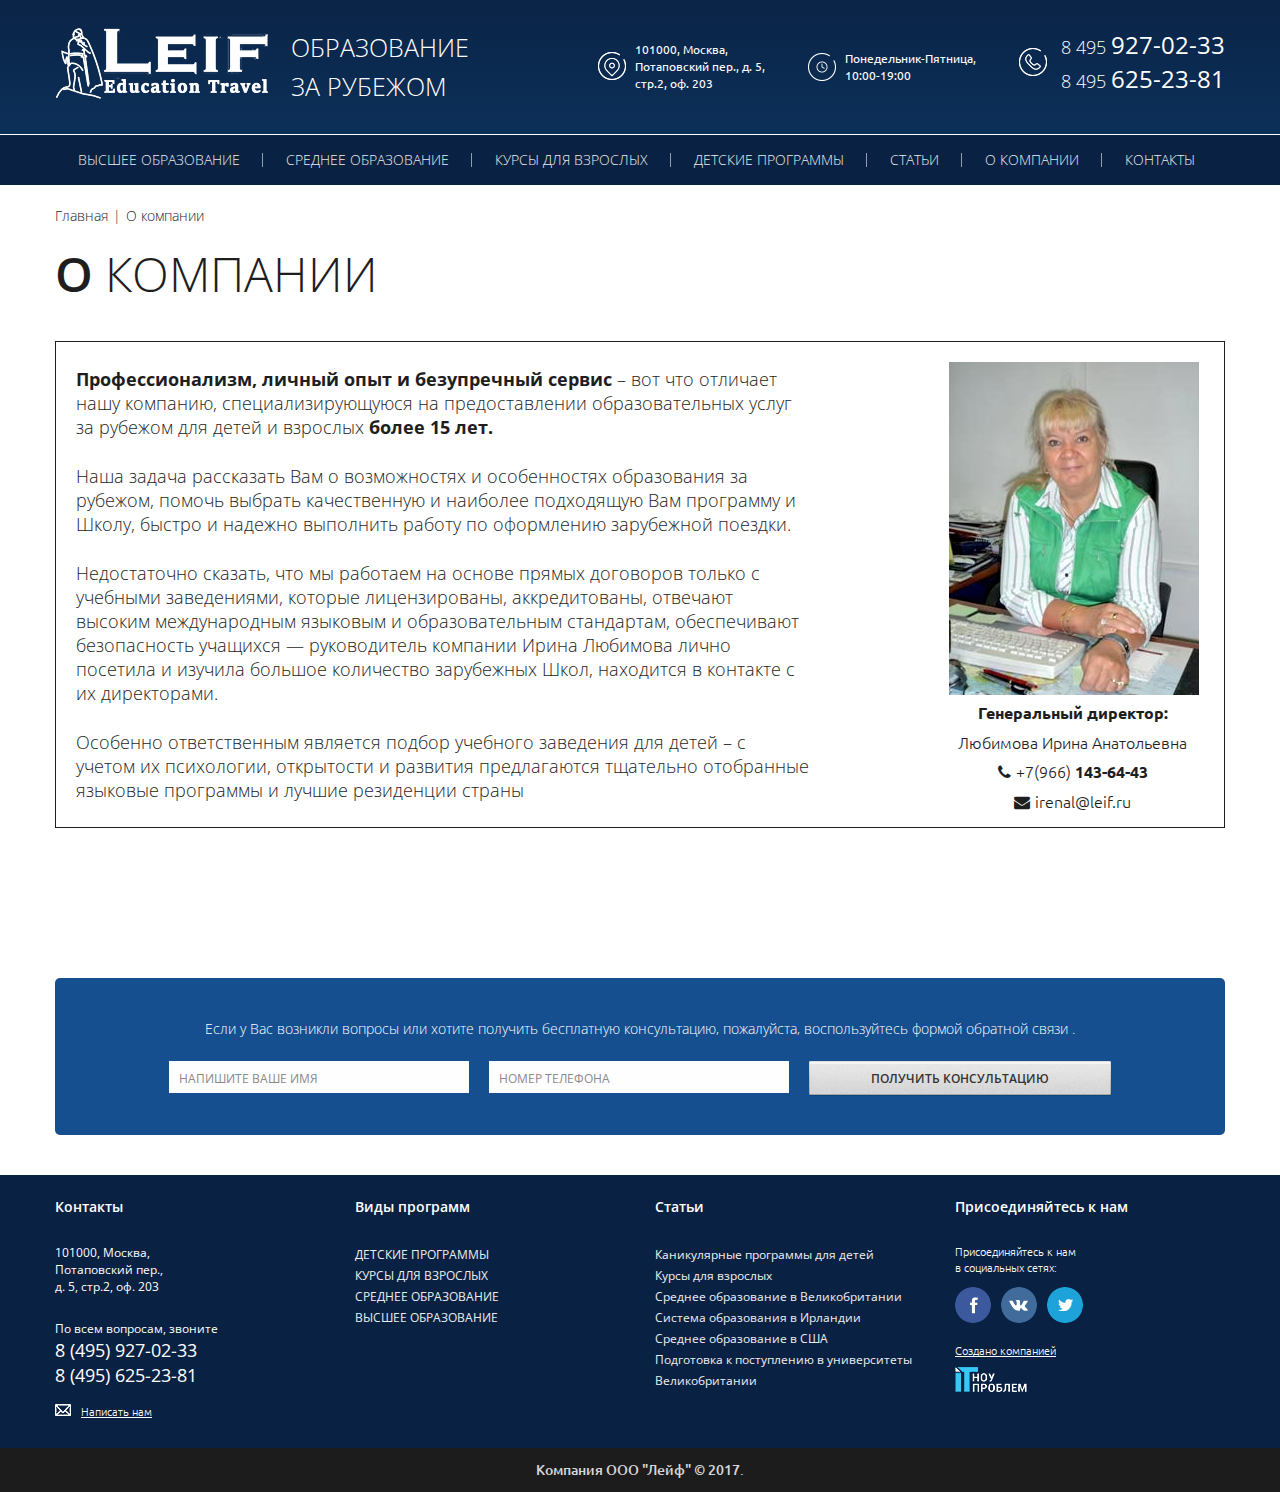
<file: app/about.html>
<!DOCTYPE html>
<html lang="ru" class="no-js">
  <head>
    <meta charset="utf-8">
    <title>LEIF</title>
    <meta name="description" content="">
    <meta name="keywords" content="">
    <meta property="og:title" content="">
    <meta property="og:url" content="">
    <meta property="og:image" content="">
    <meta property="og:site_name" content="">
    <meta property="og:description" content="">
    <meta http-equiv="X-UA-Compatible" content="IE=edge">
    <meta name="viewport" content="width=device-width, initial-scale=1, maximum-scale=1">
    <meta property="og:image" content="path/to/image.jpg">
    <link rel="shortcut icon" href="img/favicon/favicon.png" type="image/x-icon">
    <link rel="apple-touch-icon" href="img/favicon/apple-touch-icon.png">
    <link rel="apple-touch-icon" sizes="72x72" href="img/favicon/apple-touch-icon-72x72.png">
    <link rel="apple-touch-icon" sizes="114x114" href="img/favicon/apple-touch-icon-114x114.png">
    <!-- RESET-->
    <style>html,body,div,span,applet,object,iframe,h1,h2,h3,h4,h5,h6,p,blockquote,pre,a,abbr,acronym,address,big,cite,code,del,dfn,em,img,ins,kbd,q,s,samp,small,strike,strong,sub,sup,tt,var,b,u,i,center,dl,dt,dd,ol,ul,li,fieldset,form,label,legend,table,caption,tbody,tfoot,thead,tr,th,td,article,aside,canvas,details,embed,figure,figcaption,footer,header,hgroup,menu,nav,output,ruby,section,summary,time,mark,audio,video{margin:0;padding:0;border:0;font-size:100%;font:inherit;vertical-align:baseline}article,aside,details,figcaption,figure,footer,header,hgroup,menu,nav,section{display:block}body{line-height:1}ol,ul{list-style:none}blockquote,q{quotes:none}blockquote:before,blockquote:after,q:before,q:after{content:'';content:none}table{border-collapse:collapse;border-spacing:0}</style>
    <!-- Load CSS, CSS Localstorage & WebFonts Main Function-->
    <style>html{font-family:sans-serif;-ms-text-size-adjust:100%;-webkit-text-size-adjust:100%}body{margin:0}article,aside,details,figcaption,figure,footer,header,hgroup,main,menu,nav,section,summary{display:block}audio,canvas,progress,video{display:inline-block;vertical-align:baseline}audio:not([controls]){display:none;height:0}[hidden],template{display:none}a{background-color:transparent}a:active,a:hover{outline:0}abbr[title]{border-bottom:1px dotted}b,strong{font-weight:bold}dfn{font-style:italic}h1{font-size:2em;margin:0.67em 0}mark{background:#ff0;color:#000}small{font-size:80%}sub,sup{font-size:75%;line-height:0;position:relative;vertical-align:baseline}sup{top:-0.5em}sub{bottom:-0.25em}img{border:0}svg:not(:root){overflow:hidden}figure{margin:1em 40px}hr{-moz-box-sizing:content-box;-webkit-box-sizing:content-box;box-sizing:content-box;height:0}pre{overflow:auto}code,kbd,pre,samp{font-family:monospace, monospace;font-size:1em}button,input,optgroup,select,textarea{color:inherit;font:inherit;margin:0}button{overflow:visible}button,select{text-transform:none}button,html input[type="button"],input[type="reset"],input[type="submit"]{-webkit-appearance:button;cursor:pointer}button[disabled],html input[disabled]{cursor:default}button::-moz-focus-inner,input::-moz-focus-inner{border:0;padding:0}input{line-height:normal}input[type="checkbox"],input[type="radio"]{-webkit-box-sizing:border-box;-moz-box-sizing:border-box;box-sizing:border-box;padding:0}input[type="number"]::-webkit-inner-spin-button,input[type="number"]::-webkit-outer-spin-button{height:auto}input[type="search"]{-webkit-appearance:textfield;-moz-box-sizing:content-box;-webkit-box-sizing:content-box;box-sizing:content-box}input[type="search"]::-webkit-search-cancel-button,input[type="search"]::-webkit-search-decoration{-webkit-appearance:none}fieldset{border:1px solid #c0c0c0;margin:0 2px;padding:0.35em 0.625em 0.75em}legend{border:0;padding:0}textarea{overflow:auto}optgroup{font-weight:bold}table{border-collapse:collapse;border-spacing:0}td,th{padding:0}*{-webkit-box-sizing:border-box;-moz-box-sizing:border-box;box-sizing:border-box}*:before,*:after{-webkit-box-sizing:border-box;-moz-box-sizing:border-box;box-sizing:border-box}html{font-size:10px;-webkit-tap-highlight-color:rgba(0,0,0,0)}body{font-family:"Helvetica Neue",Helvetica,Arial,sans-serif;font-size:14px;line-height:1.42857143;color:#333;background-color:#fff}input,button,select,textarea{font-family:inherit;font-size:inherit;line-height:inherit}a{color:#337ab7;text-decoration:none}a:hover,a:focus{color:#23527c;text-decoration:underline}a:focus{outline:thin dotted;outline:5px auto -webkit-focus-ring-color;outline-offset:-2px}figure{margin:0}img{vertical-align:middle}.img-responsive{display:block;max-width:100%;height:auto}.img-rounded{border-radius:6px}.img-thumbnail{padding:4px;line-height:1.42857143;background-color:#fff;border:1px solid #ddd;border-radius:4px;-webkit-transition:all .2s ease-in-out;-o-transition:all .2s ease-in-out;transition:all .2s ease-in-out;display:inline-block;max-width:100%;height:auto}.img-circle{border-radius:50%}hr{margin-top:20px;margin-bottom:20px;border:0;border-top:1px solid #eee}.sr-only{position:absolute;width:1px;height:1px;margin:-1px;padding:0;overflow:hidden;clip:rect(0, 0, 0, 0);border:0}.sr-only-focusable:active,.sr-only-focusable:focus{position:static;width:auto;height:auto;margin:0;overflow:visible;clip:auto}[role="button"]{cursor:pointer}.container{margin-right:auto;margin-left:auto;padding-left:15px;padding-right:15px}@media (min-width:768px){.container{width:750px}}@media (min-width:992px){.container{width:970px}}@media (min-width:1200px){.container{width:1170px}}.container-fluid{margin-right:auto;margin-left:auto;padding-left:15px;padding-right:15px}.row{margin-left:-15px;margin-right:-15px}.col-xs-1, .col-sm-1, .col-md-1, .col-lg-1, .col-xs-2, .col-sm-2, .col-md-2, .col-lg-2, .col-xs-3, .col-sm-3, .col-md-3, .col-lg-3, .col-xs-4, .col-sm-4, .col-md-4, .col-lg-4, .col-xs-5, .col-sm-5, .col-md-5, .col-lg-5, .col-xs-6, .col-sm-6, .col-md-6, .col-lg-6, .col-xs-7, .col-sm-7, .col-md-7, .col-lg-7, .col-xs-8, .col-sm-8, .col-md-8, .col-lg-8, .col-xs-9, .col-sm-9, .col-md-9, .col-lg-9, .col-xs-10, .col-sm-10, .col-md-10, .col-lg-10, .col-xs-11, .col-sm-11, .col-md-11, .col-lg-11, .col-xs-12, .col-sm-12, .col-md-12, .col-lg-12{position:relative;min-height:1px;padding-left:15px;padding-right:15px}.col-xs-1, .col-xs-2, .col-xs-3, .col-xs-4, .col-xs-5, .col-xs-6, .col-xs-7, .col-xs-8, .col-xs-9, .col-xs-10, .col-xs-11, .col-xs-12{float:left}.col-xs-12{width:100%}.col-xs-11{width:91.66666667%}.col-xs-10{width:83.33333333%}.col-xs-9{width:75%}.col-xs-8{width:66.66666667%}.col-xs-7{width:58.33333333%}.col-xs-6{width:50%}.col-xs-5{width:41.66666667%}.col-xs-4{width:33.33333333%}.col-xs-3{width:25%}.col-xs-2{width:16.66666667%}.col-xs-1{width:8.33333333%}.col-xs-pull-12{right:100%}.col-xs-pull-11{right:91.66666667%}.col-xs-pull-10{right:83.33333333%}.col-xs-pull-9{right:75%}.col-xs-pull-8{right:66.66666667%}.col-xs-pull-7{right:58.33333333%}.col-xs-pull-6{right:50%}.col-xs-pull-5{right:41.66666667%}.col-xs-pull-4{right:33.33333333%}.col-xs-pull-3{right:25%}.col-xs-pull-2{right:16.66666667%}.col-xs-pull-1{right:8.33333333%}.col-xs-pull-0{right:auto}.col-xs-push-12{left:100%}.col-xs-push-11{left:91.66666667%}.col-xs-push-10{left:83.33333333%}.col-xs-push-9{left:75%}.col-xs-push-8{left:66.66666667%}.col-xs-push-7{left:58.33333333%}.col-xs-push-6{left:50%}.col-xs-push-5{left:41.66666667%}.col-xs-push-4{left:33.33333333%}.col-xs-push-3{left:25%}.col-xs-push-2{left:16.66666667%}.col-xs-push-1{left:8.33333333%}.col-xs-push-0{left:auto}.col-xs-offset-12{margin-left:100%}.col-xs-offset-11{margin-left:91.66666667%}.col-xs-offset-10{margin-left:83.33333333%}.col-xs-offset-9{margin-left:75%}.col-xs-offset-8{margin-left:66.66666667%}.col-xs-offset-7{margin-left:58.33333333%}.col-xs-offset-6{margin-left:50%}.col-xs-offset-5{margin-left:41.66666667%}.col-xs-offset-4{margin-left:33.33333333%}.col-xs-offset-3{margin-left:25%}.col-xs-offset-2{margin-left:16.66666667%}.col-xs-offset-1{margin-left:8.33333333%}.col-xs-offset-0{margin-left:0}@media (min-width:768px){.col-sm-1, .col-sm-2, .col-sm-3, .col-sm-4, .col-sm-5, .col-sm-6, .col-sm-7, .col-sm-8, .col-sm-9, .col-sm-10, .col-sm-11, .col-sm-12{float:left}.col-sm-12{width:100%}.col-sm-11{width:91.66666667%}.col-sm-10{width:83.33333333%}.col-sm-9{width:75%}.col-sm-8{width:66.66666667%}.col-sm-7{width:58.33333333%}.col-sm-6{width:50%}.col-sm-5{width:41.66666667%}.col-sm-4{width:33.33333333%}.col-sm-3{width:25%}.col-sm-2{width:16.66666667%}.col-sm-1{width:8.33333333%}.col-sm-pull-12{right:100%}.col-sm-pull-11{right:91.66666667%}.col-sm-pull-10{right:83.33333333%}.col-sm-pull-9{right:75%}.col-sm-pull-8{right:66.66666667%}.col-sm-pull-7{right:58.33333333%}.col-sm-pull-6{right:50%}.col-sm-pull-5{right:41.66666667%}.col-sm-pull-4{right:33.33333333%}.col-sm-pull-3{right:25%}.col-sm-pull-2{right:16.66666667%}.col-sm-pull-1{right:8.33333333%}.col-sm-pull-0{right:auto}.col-sm-push-12{left:100%}.col-sm-push-11{left:91.66666667%}.col-sm-push-10{left:83.33333333%}.col-sm-push-9{left:75%}.col-sm-push-8{left:66.66666667%}.col-sm-push-7{left:58.33333333%}.col-sm-push-6{left:50%}.col-sm-push-5{left:41.66666667%}.col-sm-push-4{left:33.33333333%}.col-sm-push-3{left:25%}.col-sm-push-2{left:16.66666667%}.col-sm-push-1{left:8.33333333%}.col-sm-push-0{left:auto}.col-sm-offset-12{margin-left:100%}.col-sm-offset-11{margin-left:91.66666667%}.col-sm-offset-10{margin-left:83.33333333%}.col-sm-offset-9{margin-left:75%}.col-sm-offset-8{margin-left:66.66666667%}.col-sm-offset-7{margin-left:58.33333333%}.col-sm-offset-6{margin-left:50%}.col-sm-offset-5{margin-left:41.66666667%}.col-sm-offset-4{margin-left:33.33333333%}.col-sm-offset-3{margin-left:25%}.col-sm-offset-2{margin-left:16.66666667%}.col-sm-offset-1{margin-left:8.33333333%}.col-sm-offset-0{margin-left:0}}@media (min-width:992px){.col-md-1, .col-md-2, .col-md-3, .col-md-4, .col-md-5, .col-md-6, .col-md-7, .col-md-8, .col-md-9, .col-md-10, .col-md-11, .col-md-12{float:left}.col-md-12{width:100%}.col-md-11{width:91.66666667%}.col-md-10{width:83.33333333%}.col-md-9{width:75%}.col-md-8{width:66.66666667%}.col-md-7{width:58.33333333%}.col-md-6{width:50%}.col-md-5{width:41.66666667%}.col-md-4{width:33.33333333%}.col-md-3{width:25%}.col-md-2{width:16.66666667%}.col-md-1{width:8.33333333%}.col-md-pull-12{right:100%}.col-md-pull-11{right:91.66666667%}.col-md-pull-10{right:83.33333333%}.col-md-pull-9{right:75%}.col-md-pull-8{right:66.66666667%}.col-md-pull-7{right:58.33333333%}.col-md-pull-6{right:50%}.col-md-pull-5{right:41.66666667%}.col-md-pull-4{right:33.33333333%}.col-md-pull-3{right:25%}.col-md-pull-2{right:16.66666667%}.col-md-pull-1{right:8.33333333%}.col-md-pull-0{right:auto}.col-md-push-12{left:100%}.col-md-push-11{left:91.66666667%}.col-md-push-10{left:83.33333333%}.col-md-push-9{left:75%}.col-md-push-8{left:66.66666667%}.col-md-push-7{left:58.33333333%}.col-md-push-6{left:50%}.col-md-push-5{left:41.66666667%}.col-md-push-4{left:33.33333333%}.col-md-push-3{left:25%}.col-md-push-2{left:16.66666667%}.col-md-push-1{left:8.33333333%}.col-md-push-0{left:auto}.col-md-offset-12{margin-left:100%}.col-md-offset-11{margin-left:91.66666667%}.col-md-offset-10{margin-left:83.33333333%}.col-md-offset-9{margin-left:75%}.col-md-offset-8{margin-left:66.66666667%}.col-md-offset-7{margin-left:58.33333333%}.col-md-offset-6{margin-left:50%}.col-md-offset-5{margin-left:41.66666667%}.col-md-offset-4{margin-left:33.33333333%}.col-md-offset-3{margin-left:25%}.col-md-offset-2{margin-left:16.66666667%}.col-md-offset-1{margin-left:8.33333333%}.col-md-offset-0{margin-left:0}}@media (min-width:1200px){.col-lg-1, .col-lg-2, .col-lg-3, .col-lg-4, .col-lg-5, .col-lg-6, .col-lg-7, .col-lg-8, .col-lg-9, .col-lg-10, .col-lg-11, .col-lg-12{float:left}.col-lg-12{width:100%}.col-lg-11{width:91.66666667%}.col-lg-10{width:83.33333333%}.col-lg-9{width:75%}.col-lg-8{width:66.66666667%}.col-lg-7{width:58.33333333%}.col-lg-6{width:50%}.col-lg-5{width:41.66666667%}.col-lg-4{width:33.33333333%}.col-lg-3{width:25%}.col-lg-2{width:16.66666667%}.col-lg-1{width:8.33333333%}.col-lg-pull-12{right:100%}.col-lg-pull-11{right:91.66666667%}.col-lg-pull-10{right:83.33333333%}.col-lg-pull-9{right:75%}.col-lg-pull-8{right:66.66666667%}.col-lg-pull-7{right:58.33333333%}.col-lg-pull-6{right:50%}.col-lg-pull-5{right:41.66666667%}.col-lg-pull-4{right:33.33333333%}.col-lg-pull-3{right:25%}.col-lg-pull-2{right:16.66666667%}.col-lg-pull-1{right:8.33333333%}.col-lg-pull-0{right:auto}.col-lg-push-12{left:100%}.col-lg-push-11{left:91.66666667%}.col-lg-push-10{left:83.33333333%}.col-lg-push-9{left:75%}.col-lg-push-8{left:66.66666667%}.col-lg-push-7{left:58.33333333%}.col-lg-push-6{left:50%}.col-lg-push-5{left:41.66666667%}.col-lg-push-4{left:33.33333333%}.col-lg-push-3{left:25%}.col-lg-push-2{left:16.66666667%}.col-lg-push-1{left:8.33333333%}.col-lg-push-0{left:auto}.col-lg-offset-12{margin-left:100%}.col-lg-offset-11{margin-left:91.66666667%}.col-lg-offset-10{margin-left:83.33333333%}.col-lg-offset-9{margin-left:75%}.col-lg-offset-8{margin-left:66.66666667%}.col-lg-offset-7{margin-left:58.33333333%}.col-lg-offset-6{margin-left:50%}.col-lg-offset-5{margin-left:41.66666667%}.col-lg-offset-4{margin-left:33.33333333%}.col-lg-offset-3{margin-left:25%}.col-lg-offset-2{margin-left:16.66666667%}.col-lg-offset-1{margin-left:8.33333333%}.col-lg-offset-0{margin-left:0}}.clearfix:before,.clearfix:after,.container:before,.container:after,.container-fluid:before,.container-fluid:after,.row:before,.row:after{content:" ";display:table}.clearfix:after,.container:after,.container-fluid:after,.row:after{clear:both}.center-block{display:block;margin-left:auto;margin-right:auto}.pull-right{float:right !important}.pull-left{float:left !important}.hide{display:none !important}.show{display:block !important}.invisible{visibility:hidden}.text-hide{font:0/0 a;color:transparent;text-shadow:none;background-color:transparent;border:0}.hidden{display:none !important}.affix{position:fixed}@-ms-viewport{width:device-width}.visible-xs,.visible-sm,.visible-md,.visible-lg{display:none !important}.visible-xs-block,.visible-xs-inline,.visible-xs-inline-block,.visible-sm-block,.visible-sm-inline,.visible-sm-inline-block,.visible-md-block,.visible-md-inline,.visible-md-inline-block,.visible-lg-block,.visible-lg-inline,.visible-lg-inline-block{display:none !important}@media (max-width:767px){.visible-xs{display:block !important}table.visible-xs{display:table}tr.visible-xs{display:table-row !important}th.visible-xs,td.visible-xs{display:table-cell !important}}@media (max-width:767px){.visible-xs-block{display:block !important}}@media (max-width:767px){.visible-xs-inline{display:inline !important}}@media (max-width:767px){.visible-xs-inline-block{display:inline-block !important}}@media (min-width:768px) and (max-width:991px){.visible-sm{display:block !important}table.visible-sm{display:table}tr.visible-sm{display:table-row !important}th.visible-sm,td.visible-sm{display:table-cell !important}}@media (min-width:768px) and (max-width:991px){.visible-sm-block{display:block !important}}@media (min-width:768px) and (max-width:991px){.visible-sm-inline{display:inline !important}}@media (min-width:768px) and (max-width:991px){.visible-sm-inline-block{display:inline-block !important}}@media (min-width:992px) and (max-width:1199px){.visible-md{display:block !important}table.visible-md{display:table}tr.visible-md{display:table-row !important}th.visible-md,td.visible-md{display:table-cell !important}}@media (min-width:992px) and (max-width:1199px){.visible-md-block{display:block !important}}@media (min-width:992px) and (max-width:1199px){.visible-md-inline{display:inline !important}}@media (min-width:992px) and (max-width:1199px){.visible-md-inline-block{display:inline-block !important}}@media (min-width:1200px){.visible-lg{display:block !important}table.visible-lg{display:table}tr.visible-lg{display:table-row !important}th.visible-lg,td.visible-lg{display:table-cell !important}}@media (min-width:1200px){.visible-lg-block{display:block !important}}@media (min-width:1200px){.visible-lg-inline{display:inline !important}}@media (min-width:1200px){.visible-lg-inline-block{display:inline-block !important}}@media (max-width:767px){.hidden-xs{display:none !important}}@media (min-width:768px) and (max-width:991px){.hidden-sm{display:none !important}}@media (min-width:992px) and (max-width:1199px){.hidden-md{display:none !important}}@media (min-width:1200px){.hidden-lg{display:none !important}}.visible-print{display:none !important}@media print{.visible-print{display:block !important}table.visible-print{display:table}tr.visible-print{display:table-row !important}th.visible-print,td.visible-print{display:table-cell !important}}.visible-print-block{display:none !important}@media print{.visible-print-block{display:block !important}}.visible-print-inline{display:none !important}@media print{.visible-print-inline{display:inline !important}}.visible-print-inline-block{display:none !important}@media print{.visible-print-inline-block{display:inline-block !important}}@media print{.hidden-print{display:none !important}}</style>
    <!-- Bootstrap-->
    <script>!function(e){"use strict";function t(e,t,n){e.addEventListener?e.addEventListener(t,n,!1):e.attachEvent&&e.attachEvent("on"+t,n)}function n(t,n){return e.localStorage&&localStorage[t+"_content"]&&localStorage[t+"_file"]===n}function a(t,a){if(e.localStorage&&e.XMLHttpRequest)n(t,a)?o(localStorage[t+"_content"]):l(t,a);else{var s=r.createElement("link");s.href=a,s.id=t,s.rel="stylesheet",s.type="text/css",r.getElementsByTagName("head")[0].appendChild(s),r.cookie=t}}function l(e,t){var n=new XMLHttpRequest;n.open("GET",t,!0),n.onreadystatechange=function(){4===n.readyState&&200===n.status&&(o(n.responseText),localStorage[e+"_content"]=n.responseText,localStorage[e+"_file"]=t)},n.send()}function o(e){var t=r.createElement("style");t.setAttribute("type","text/css"),r.getElementsByTagName("head")[0].appendChild(t),t.styleSheet?t.styleSheet.cssText=e:t.innerHTML=e}var r=e.document;e.loadCSS=function(e,t,n){var a,l=r.createElement("link");if(t)a=t;else{var o;o=r.querySelectorAll?r.querySelectorAll("style,link[rel=stylesheet],script"):(r.body||r.getElementsByTagName("head")[0]).childNodes,a=o[o.length-1]}var s=r.styleSheets;l.rel="stylesheet",l.href=e,l.media="only x",a.parentNode.insertBefore(l,t?a:a.nextSibling);var c=function(e){for(var t=l.href,n=s.length;n--;)if(s[n].href===t)return e();setTimeout(function(){c(e)})};return l.onloadcssdefined=c,c(function(){l.media=n||"all"}),l},e.loadLocalStorageCSS=function(l,o){n(l,o)||r.cookie.indexOf(l)>-1?a(l,o):t(e,"load",function(){a(l,o)})}}(this);</script>
    <link rel="stylesheet" href="css/header.css">
    <!-- Load CSS Start-->
    <script>loadCSS( "css/main.css?ver=1.0.0", false, "all" );</script>
    <!-- Load CSS End-->
    <!-- Load CSS Compiled without JS-->
    <noscript>
      <link rel="stylesheet" href="css/main.css">
    </noscript>
  </head>
  <body>
    <div class="header-top header-top-mod">
      <div class="header-blue">
        <div class="inner">
          <div class="container-fluid">
            <div class="row">
              <div class="col-lg-5"><a href="#" class="logo clearfix"><img src="img/raster/logo.png"><span>образование<br>за рубежом</span></a></div>
              <div class="col-lg-7">
                <div class="head-items clearfix">
                  <div class="header-top-item header-top-item-1"><i class="icon iconlogo1"></i>
                    <p>101000, Москва,<br>Потаповский пер., д. 5,<br>стр.2, оф. 203</p>
                  </div>
                  <div class="header-top-item header-top-item-2"><i class="icon iconlogo2"></i>
                    <p>Понедельник-Пятница,<br>10:00-19:00</p>
                  </div>
                  <div class="header-top-item header-top-item-3"><i class="icon iconlogo3"></i>
                    <p>8 495<span>927-02-33</span><br>8 495<span>625-23-81</span></p>
                  </div>
                </div>
              </div>
            </div>
          </div>
        </div>
      </div>
      <div class="header-mnu">
        <div class="inner">
          <div class="container-fluid">
            <div class="row">
              <div class="col-md-12">
                <ul class="h-mn">
                  <li><a href="#">ВЫСШЕЕ ОБРАЗОВАНИЕ</a></li>
                  <li><a href="#">СРЕДНЕЕ ОБРАЗОВАНИЕ</a></li>
                  <li><a href="#">КУРСЫ ДЛЯ ВЗРОСЛЫХ</a></li>
                  <li><a href="#">ДЕТСКИЕ ПРОГРАММЫ</a></li>
                  <li><a href="#">СТАТЬИ</a></li>
                  <li><a href="#">О КОМПАНИИ</a></li>
                  <li><a href="#">КОНТАКТЫ</a></li>
                </ul>
                <div class="hamburger hamburger--spin">
                  <div class="hamburger-box">
                    <div class="hamburger-inner"></div>
                  </div>
                </div>
              </div>
            </div>
          </div>
        </div>
      </div>
    </div>
    <section class="content">
      <div class="inner">
        <div class="container-fluid">
          <div class="row">
            <div class="col-md-12">
              <div class="bread-crumbs"><a href="#">Главная</a><span>|</span><a href="#">О компании</a></div>
              <h2>О<span> компании</span></h2>
              <div class="block-bord block-bord-mod">
                <div class="block-l">
                  <p><span>Профессионализм, личный опыт и безупречный сервис</span> – вот что отличает нашу компанию, специализирующуюся на предоставлении образовательных услуг за рубежом для детей и взрослых<span> более 15 лет.</span></p>
                  <p>Наша задача рассказать Вам о возможностях и особенностях образования за рубежом, помочь выбрать качественную и наиболее подходящую Вам программу и Школу, быстро и надежно выполнить работу по оформлению зарубежной поездки.</p>
                  <p>Недостаточно сказать, что мы работаем на основе прямых договоров только с учебными заведениями, которые лицензированы, аккредитованы, отвечают высоким международным языковым и образовательным стандартам, обеспечивают безопасность учащихся — руководитель компании Ирина Любимова лично посетила и изучила большое количество зарубежных Школ, находится в контакте с их директорами.</p>
                  <p>Особенно ответственным является подбор учебного заведения для детей – с учетом их психологии, открытости и развития предлагаются тщательно отобранные языковые программы и лучшие резиденции страны</p>
                </div>
                <div class="block-r"><img src="img/raster/gendir.png">
                  <p class="p-thin"><span>Генеральный директор:</span></p>
                  <p class="p-thin">Любимова Ирина Анатольевна</p>
                  <p class="p-thin"><i class="fa fa-phone"></i>+7(966)<span> 143-64-43</span></p>
                  <p class="p-thin"><i class="fa fa-envelope"></i>irenal@leif.ru</p>
                </div>
              </div>
            </div>
          </div>
          <div class="row">
            <div class="col-md-12">
              <div class="form-blue form-block">
                <p>Если у Вас возникли вопросы или хотите получить бесплатную консультацию, пожалуйста, воспользуйтесь формой обратной связи .</p>
                <form class="form-shake">
                  <div class="field">
                    <input type="text" name="name" placeholder="напишите Ваше имя" required>
                  </div>
                  <div class="field">
                    <input type="text" name="phone" placeholder="номер телефона" required>
                  </div>
                  <button name="send" class="btn btn-form">Получить консультацию</button>
                </form>
              </div>
            </div>
          </div>
        </div>
      </div>
    </section>
    <footer>
      <div class="inner">
        <div class="footer-1">
          <div class="container-fluid">
            <div class="row">
              <div class="col-sm-3">
                <div class="footer-item">
                  <h6>Контакты</h6>
                  <p>101000, Москва,<br>Потаповский пер.,<br>д. 5, стр.2, оф. 203</p>
                  <p>По всем вопросам, звоните<br><span>8 (495) 927-02-33<br>8 (495) 625-23-81</span></p><a href="#" class="a-foot a-marg"><i class="icon icon-mail"></i><span>Написать нам</span></a>
                </div>
              </div>
              <div class="col-sm-3">
                <div class="footer-item">
                  <h6>Виды программ</h6>
                  <ul>
                    <li><a href="#">ДЕТСКИЕ ПРОГРАММЫ</a></li>
                    <li><a href="#">КУРСЫ ДЛЯ ВЗРОСЛЫХ</a></li>
                    <li><a href="#">СРЕДНЕЕ ОБРАЗОВАНИЕ</a></li>
                    <li><a href="#">ВЫСШЕЕ ОБРАЗОВАНИЕ</a></li>
                  </ul>
                </div>
              </div>
              <div class="col-sm-3">
                <div class="footer-item">
                  <h6>Статьи</h6>
                  <ul>
                    <li><a href="#">Каникулярные программы для детей</a></li>
                    <li><a href="#">Курсы для взрослых</a></li>
                    <li><a href="#">Среднее образование в Великобритании</a></li>
                    <li><a href="#">Система образования в Ирландии</a></li>
                    <li><a href="#">Среднее образование в США</a></li>
                    <li><a href="#">Подготовка к поступлению в университеты Великобритании</a></li>
                  </ul>
                </div>
              </div>
              <div class="col-sm-3">
                <div class="footer-item">
                  <h6>Присоединяйтесь к нам</h6>
                  <p class="p-thin">Присоединяйтесь к нам<br>в социальных сетях:</p>
                  <div class="social"><a href="#"><i class="icon icon-fb"></i></a><a href="#"><i class="icon icon-vk"></i></a><a href="#"><i class="icon icon-tw"></i></a></div><a href="#" class="a-foot">Создано компанией</a>
                  <div class="test-block"></div><a href="#"><i class="icon icon-logo-f"></i></a>
                </div>
              </div>
            </div>
          </div>
        </div>
        <div class="footer-2">
          <div class="container-fluid">
            <div class="row">
              <div class="col-sm-3 col-xs-12">
                <div class="footer-item">
                  <h6>Контакты</h6>
                  <p>101000, Москва,<br>Потаповский пер.,<br>д. 5, стр.2, оф. 203</p>
                  <p>По всем вопросам, звоните<br><span>8 (495) 927-02-33<br>8 (495) 625-23-81</span></p><a href="#" class="a-foot a-marg"><i class="icon icon-mail"></i><span>Написать нам</span></a>
                </div>
              </div>
              <div class="col-sm-3 col-xs-12">
                <div class="footer-item">
                  <h6>Виды программ</h6>
                  <ul>
                    <li><a href="#">ДЕТСКИЕ ПРОГРАММЫ</a></li>
                    <li><a href="#">КУРСЫ ДЛЯ ВЗРОСЛЫХ</a></li>
                    <li><a href="#">СРЕДНЕЕ ОБРАЗОВАНИЕ</a></li>
                    <li><a href="#">ВЫСШЕЕ ОБРАЗОВАНИЕ</a></li>
                  </ul>
                </div>
              </div>
            </div>
            <div class="row">
              <div class="col-sm-3 col-xs-12">
                <div class="footer-item">
                  <h6>Статьи</h6>
                  <ul>
                    <li><a href="#">Каникулярные программы для детей</a></li>
                    <li><a href="#">Курсы для взрослых</a></li>
                    <li><a href="#">Среднее образование в Великобритании</a></li>
                    <li><a href="#">Система образования в Ирландии</a></li>
                    <li><a href="#">Среднее образование в США</a></li>
                    <li><a href="#">Подготовка к поступлению в университеты Великобритании</a></li>
                  </ul>
                </div>
              </div>
              <div class="col-sm-3 col-xs-12">
                <div class="footer-item">
                  <h6>Присоединяйтесь к нам</h6>
                  <p class="p-thin">Присоединяйтесь к нам<br>в социальных сетях:</p>
                  <div class="social"><a href="#"><i class="icon icon-fb"></i></a><a href="#"><i class="icon icon-vk"></i></a><a href="#"><i class="icon icon-tw"></i></a></div><a href="#" class="a-foot">Создано компанией</a>
                  <div class="test-block"></div><a href="#"><i class="icon icon-logo-f"></i></a>
                </div>
              </div>
            </div>
          </div>
        </div>
      </div>
      <div class="bot-line">
        <div class="container-fluid">
          <div class="row">
            <div class="col-md-12">
              <p>Компания ООО "Лейф"  © 2017.</p>
            </div>
          </div>
        </div>
      </div>
    </footer>
    <script>
      var scr = {"scripts":[
          {"src" : "js/libs.js", "async" : false},
          {"src" : "js/common.js", "async" : false}
      ]};!function(t,n,r){"use strict";var c=function(t){if("[object Array]"!==Object.prototype.toString.call(t))return!1;for(var r=0;r<t.length;r++){var c=n.createElement("script"),e=t[r];c.src=e.src,c.async=e.async,n.body.appendChild(c)}return!0};t.addEventListener?t.addEventListener("load",function(){c(r.scripts);},!1):t.attachEvent?t.attachEvent("onload",function(){c(r.scripts)}):t.onload=function(){c(r.scripts)}}(window,document,scr);
      // Load Scripts End
    </script>
  </body>
</html>
</file>
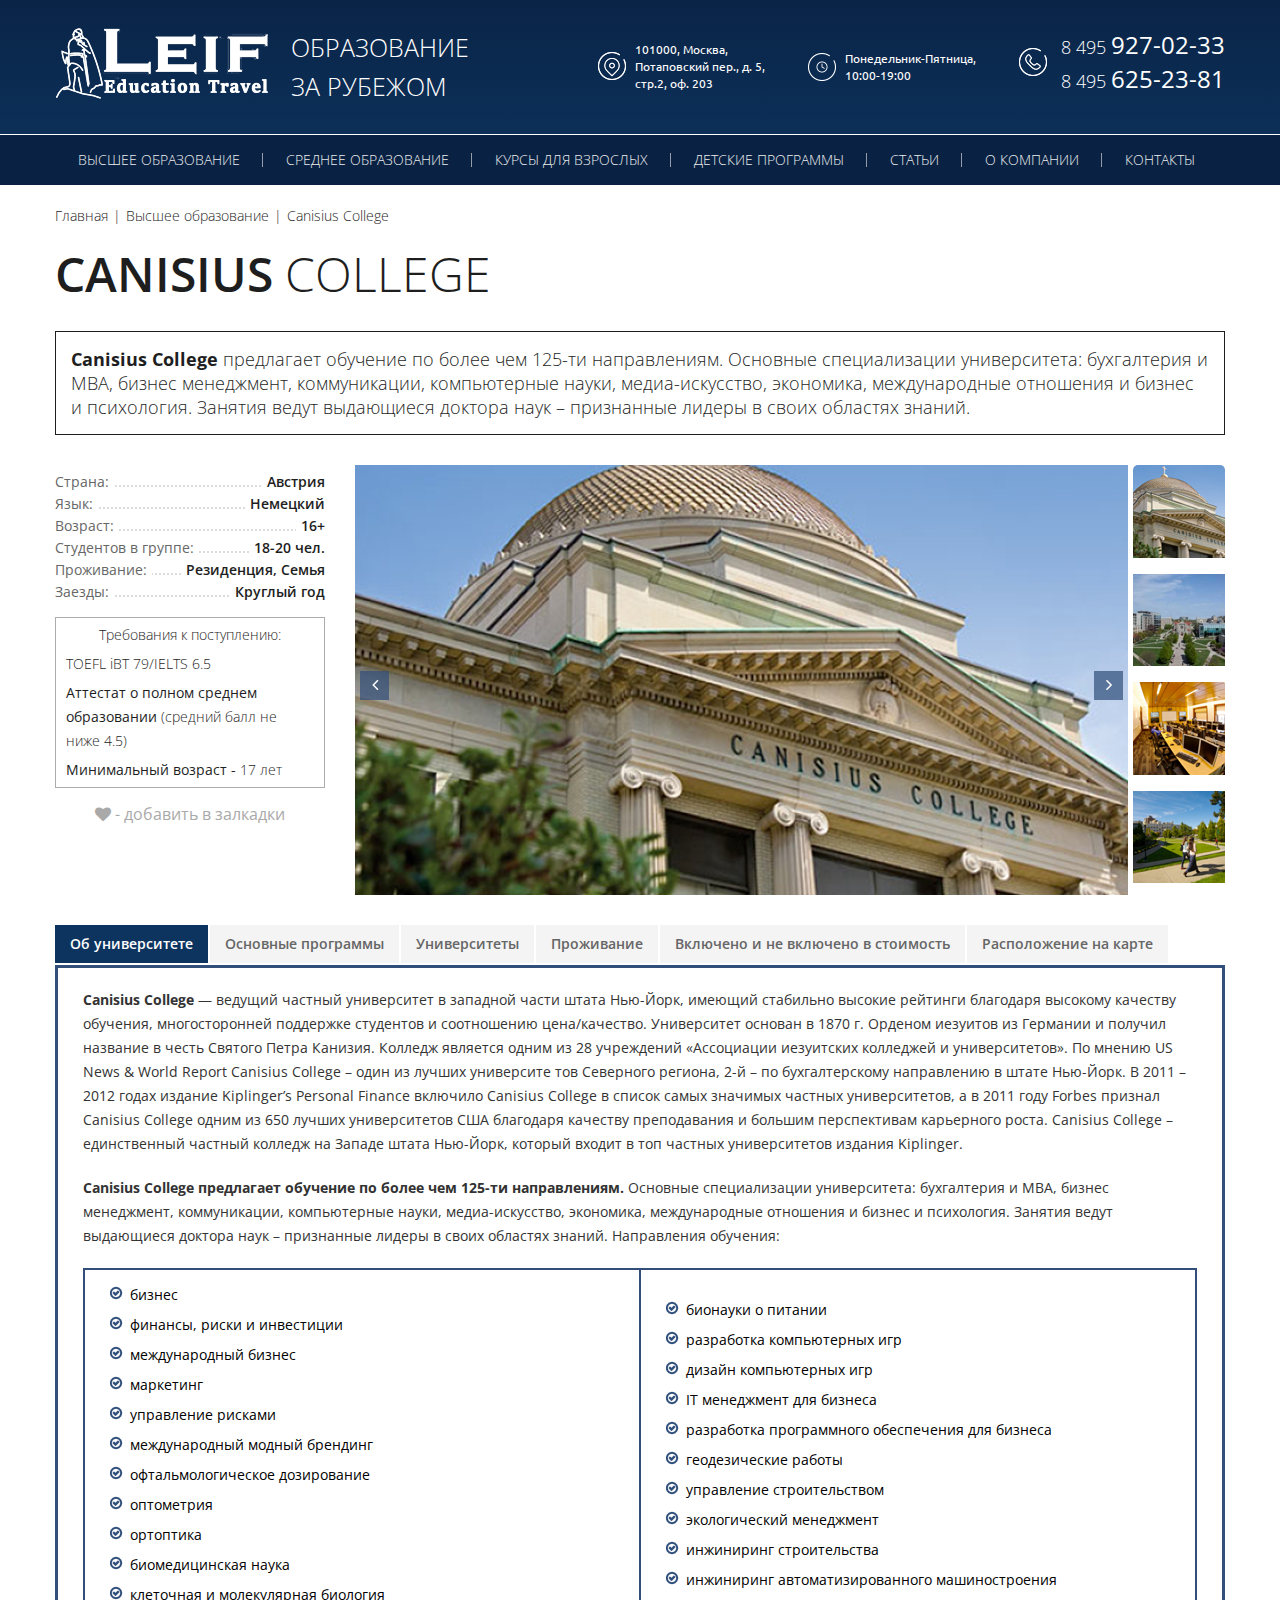
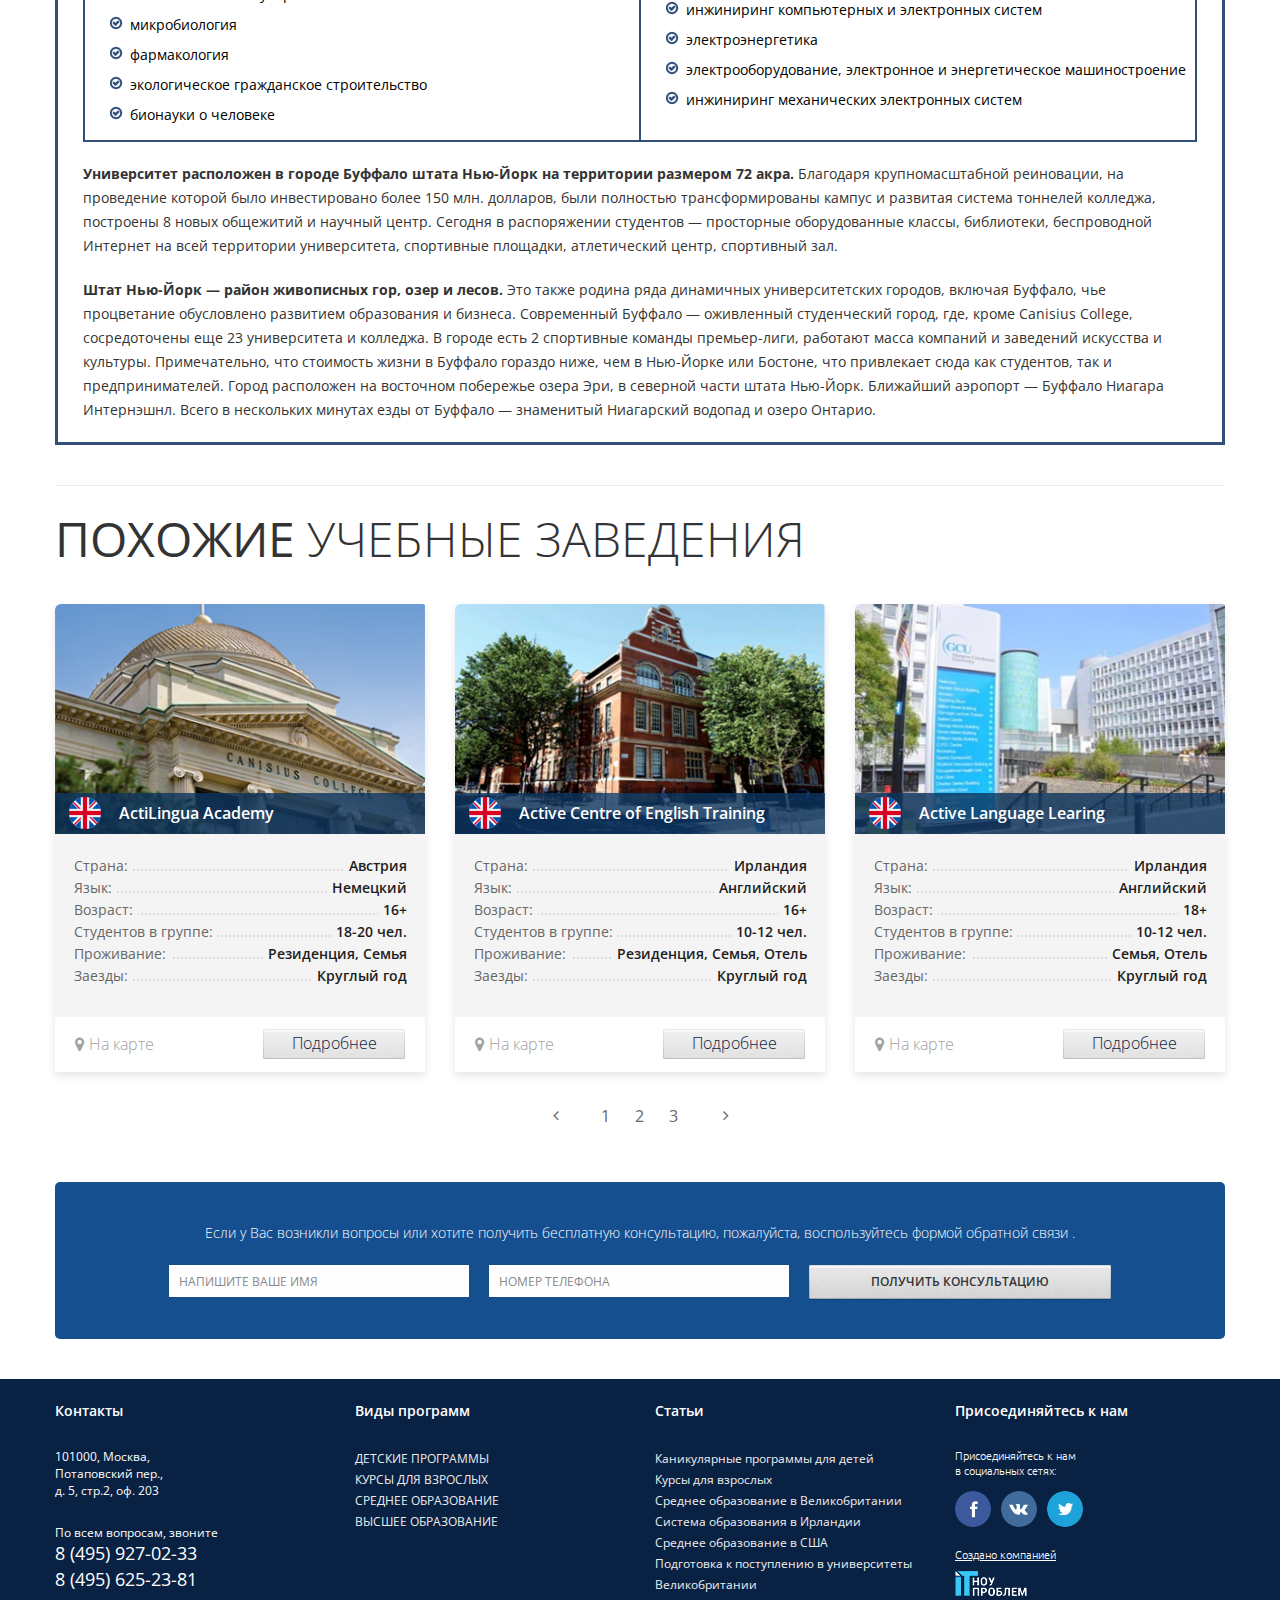
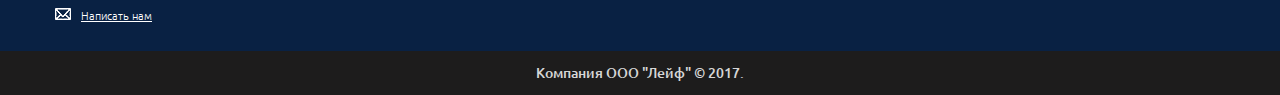
<file: app/can.html>
<!DOCTYPE html>
<html lang="ru" class="no-js">
  <head>
    <meta charset="utf-8">
    <title>LEIF</title>
    <meta name="description" content="">
    <meta name="keywords" content="">
    <meta property="og:title" content="">
    <meta property="og:url" content="">
    <meta property="og:image" content="">
    <meta property="og:site_name" content="">
    <meta property="og:description" content="">
    <meta http-equiv="X-UA-Compatible" content="IE=edge">
    <meta name="viewport" content="width=device-width, initial-scale=1, maximum-scale=1">
    <meta property="og:image" content="path/to/image.jpg">
    <link rel="shortcut icon" href="img/favicon/favicon.png" type="image/x-icon">
    <link rel="apple-touch-icon" href="img/favicon/apple-touch-icon.png">
    <link rel="apple-touch-icon" sizes="72x72" href="img/favicon/apple-touch-icon-72x72.png">
    <link rel="apple-touch-icon" sizes="114x114" href="img/favicon/apple-touch-icon-114x114.png">
    <!-- RESET-->
    <style>html,body,div,span,applet,object,iframe,h1,h2,h3,h4,h5,h6,p,blockquote,pre,a,abbr,acronym,address,big,cite,code,del,dfn,em,img,ins,kbd,q,s,samp,small,strike,strong,sub,sup,tt,var,b,u,i,center,dl,dt,dd,ol,ul,li,fieldset,form,label,legend,table,caption,tbody,tfoot,thead,tr,th,td,article,aside,canvas,details,embed,figure,figcaption,footer,header,hgroup,menu,nav,output,ruby,section,summary,time,mark,audio,video{margin:0;padding:0;border:0;font-size:100%;font:inherit;vertical-align:baseline}article,aside,details,figcaption,figure,footer,header,hgroup,menu,nav,section{display:block}body{line-height:1}ol,ul{list-style:none}blockquote,q{quotes:none}blockquote:before,blockquote:after,q:before,q:after{content:'';content:none}table{border-collapse:collapse;border-spacing:0}</style>
    <!-- Load CSS, CSS Localstorage & WebFonts Main Function-->
    <style>html{font-family:sans-serif;-ms-text-size-adjust:100%;-webkit-text-size-adjust:100%}body{margin:0}article,aside,details,figcaption,figure,footer,header,hgroup,main,menu,nav,section,summary{display:block}audio,canvas,progress,video{display:inline-block;vertical-align:baseline}audio:not([controls]){display:none;height:0}[hidden],template{display:none}a{background-color:transparent}a:active,a:hover{outline:0}abbr[title]{border-bottom:1px dotted}b,strong{font-weight:bold}dfn{font-style:italic}h1{font-size:2em;margin:0.67em 0}mark{background:#ff0;color:#000}small{font-size:80%}sub,sup{font-size:75%;line-height:0;position:relative;vertical-align:baseline}sup{top:-0.5em}sub{bottom:-0.25em}img{border:0}svg:not(:root){overflow:hidden}figure{margin:1em 40px}hr{-moz-box-sizing:content-box;-webkit-box-sizing:content-box;box-sizing:content-box;height:0}pre{overflow:auto}code,kbd,pre,samp{font-family:monospace, monospace;font-size:1em}button,input,optgroup,select,textarea{color:inherit;font:inherit;margin:0}button{overflow:visible}button,select{text-transform:none}button,html input[type="button"],input[type="reset"],input[type="submit"]{-webkit-appearance:button;cursor:pointer}button[disabled],html input[disabled]{cursor:default}button::-moz-focus-inner,input::-moz-focus-inner{border:0;padding:0}input{line-height:normal}input[type="checkbox"],input[type="radio"]{-webkit-box-sizing:border-box;-moz-box-sizing:border-box;box-sizing:border-box;padding:0}input[type="number"]::-webkit-inner-spin-button,input[type="number"]::-webkit-outer-spin-button{height:auto}input[type="search"]{-webkit-appearance:textfield;-moz-box-sizing:content-box;-webkit-box-sizing:content-box;box-sizing:content-box}input[type="search"]::-webkit-search-cancel-button,input[type="search"]::-webkit-search-decoration{-webkit-appearance:none}fieldset{border:1px solid #c0c0c0;margin:0 2px;padding:0.35em 0.625em 0.75em}legend{border:0;padding:0}textarea{overflow:auto}optgroup{font-weight:bold}table{border-collapse:collapse;border-spacing:0}td,th{padding:0}*{-webkit-box-sizing:border-box;-moz-box-sizing:border-box;box-sizing:border-box}*:before,*:after{-webkit-box-sizing:border-box;-moz-box-sizing:border-box;box-sizing:border-box}html{font-size:10px;-webkit-tap-highlight-color:rgba(0,0,0,0)}body{font-family:"Helvetica Neue",Helvetica,Arial,sans-serif;font-size:14px;line-height:1.42857143;color:#333;background-color:#fff}input,button,select,textarea{font-family:inherit;font-size:inherit;line-height:inherit}a{color:#337ab7;text-decoration:none}a:hover,a:focus{color:#23527c;text-decoration:underline}a:focus{outline:thin dotted;outline:5px auto -webkit-focus-ring-color;outline-offset:-2px}figure{margin:0}img{vertical-align:middle}.img-responsive{display:block;max-width:100%;height:auto}.img-rounded{border-radius:6px}.img-thumbnail{padding:4px;line-height:1.42857143;background-color:#fff;border:1px solid #ddd;border-radius:4px;-webkit-transition:all .2s ease-in-out;-o-transition:all .2s ease-in-out;transition:all .2s ease-in-out;display:inline-block;max-width:100%;height:auto}.img-circle{border-radius:50%}hr{margin-top:20px;margin-bottom:20px;border:0;border-top:1px solid #eee}.sr-only{position:absolute;width:1px;height:1px;margin:-1px;padding:0;overflow:hidden;clip:rect(0, 0, 0, 0);border:0}.sr-only-focusable:active,.sr-only-focusable:focus{position:static;width:auto;height:auto;margin:0;overflow:visible;clip:auto}[role="button"]{cursor:pointer}.container{margin-right:auto;margin-left:auto;padding-left:15px;padding-right:15px}@media (min-width:768px){.container{width:750px}}@media (min-width:992px){.container{width:970px}}@media (min-width:1200px){.container{width:1170px}}.container-fluid{margin-right:auto;margin-left:auto;padding-left:15px;padding-right:15px}.row{margin-left:-15px;margin-right:-15px}.col-xs-1, .col-sm-1, .col-md-1, .col-lg-1, .col-xs-2, .col-sm-2, .col-md-2, .col-lg-2, .col-xs-3, .col-sm-3, .col-md-3, .col-lg-3, .col-xs-4, .col-sm-4, .col-md-4, .col-lg-4, .col-xs-5, .col-sm-5, .col-md-5, .col-lg-5, .col-xs-6, .col-sm-6, .col-md-6, .col-lg-6, .col-xs-7, .col-sm-7, .col-md-7, .col-lg-7, .col-xs-8, .col-sm-8, .col-md-8, .col-lg-8, .col-xs-9, .col-sm-9, .col-md-9, .col-lg-9, .col-xs-10, .col-sm-10, .col-md-10, .col-lg-10, .col-xs-11, .col-sm-11, .col-md-11, .col-lg-11, .col-xs-12, .col-sm-12, .col-md-12, .col-lg-12{position:relative;min-height:1px;padding-left:15px;padding-right:15px}.col-xs-1, .col-xs-2, .col-xs-3, .col-xs-4, .col-xs-5, .col-xs-6, .col-xs-7, .col-xs-8, .col-xs-9, .col-xs-10, .col-xs-11, .col-xs-12{float:left}.col-xs-12{width:100%}.col-xs-11{width:91.66666667%}.col-xs-10{width:83.33333333%}.col-xs-9{width:75%}.col-xs-8{width:66.66666667%}.col-xs-7{width:58.33333333%}.col-xs-6{width:50%}.col-xs-5{width:41.66666667%}.col-xs-4{width:33.33333333%}.col-xs-3{width:25%}.col-xs-2{width:16.66666667%}.col-xs-1{width:8.33333333%}.col-xs-pull-12{right:100%}.col-xs-pull-11{right:91.66666667%}.col-xs-pull-10{right:83.33333333%}.col-xs-pull-9{right:75%}.col-xs-pull-8{right:66.66666667%}.col-xs-pull-7{right:58.33333333%}.col-xs-pull-6{right:50%}.col-xs-pull-5{right:41.66666667%}.col-xs-pull-4{right:33.33333333%}.col-xs-pull-3{right:25%}.col-xs-pull-2{right:16.66666667%}.col-xs-pull-1{right:8.33333333%}.col-xs-pull-0{right:auto}.col-xs-push-12{left:100%}.col-xs-push-11{left:91.66666667%}.col-xs-push-10{left:83.33333333%}.col-xs-push-9{left:75%}.col-xs-push-8{left:66.66666667%}.col-xs-push-7{left:58.33333333%}.col-xs-push-6{left:50%}.col-xs-push-5{left:41.66666667%}.col-xs-push-4{left:33.33333333%}.col-xs-push-3{left:25%}.col-xs-push-2{left:16.66666667%}.col-xs-push-1{left:8.33333333%}.col-xs-push-0{left:auto}.col-xs-offset-12{margin-left:100%}.col-xs-offset-11{margin-left:91.66666667%}.col-xs-offset-10{margin-left:83.33333333%}.col-xs-offset-9{margin-left:75%}.col-xs-offset-8{margin-left:66.66666667%}.col-xs-offset-7{margin-left:58.33333333%}.col-xs-offset-6{margin-left:50%}.col-xs-offset-5{margin-left:41.66666667%}.col-xs-offset-4{margin-left:33.33333333%}.col-xs-offset-3{margin-left:25%}.col-xs-offset-2{margin-left:16.66666667%}.col-xs-offset-1{margin-left:8.33333333%}.col-xs-offset-0{margin-left:0}@media (min-width:768px){.col-sm-1, .col-sm-2, .col-sm-3, .col-sm-4, .col-sm-5, .col-sm-6, .col-sm-7, .col-sm-8, .col-sm-9, .col-sm-10, .col-sm-11, .col-sm-12{float:left}.col-sm-12{width:100%}.col-sm-11{width:91.66666667%}.col-sm-10{width:83.33333333%}.col-sm-9{width:75%}.col-sm-8{width:66.66666667%}.col-sm-7{width:58.33333333%}.col-sm-6{width:50%}.col-sm-5{width:41.66666667%}.col-sm-4{width:33.33333333%}.col-sm-3{width:25%}.col-sm-2{width:16.66666667%}.col-sm-1{width:8.33333333%}.col-sm-pull-12{right:100%}.col-sm-pull-11{right:91.66666667%}.col-sm-pull-10{right:83.33333333%}.col-sm-pull-9{right:75%}.col-sm-pull-8{right:66.66666667%}.col-sm-pull-7{right:58.33333333%}.col-sm-pull-6{right:50%}.col-sm-pull-5{right:41.66666667%}.col-sm-pull-4{right:33.33333333%}.col-sm-pull-3{right:25%}.col-sm-pull-2{right:16.66666667%}.col-sm-pull-1{right:8.33333333%}.col-sm-pull-0{right:auto}.col-sm-push-12{left:100%}.col-sm-push-11{left:91.66666667%}.col-sm-push-10{left:83.33333333%}.col-sm-push-9{left:75%}.col-sm-push-8{left:66.66666667%}.col-sm-push-7{left:58.33333333%}.col-sm-push-6{left:50%}.col-sm-push-5{left:41.66666667%}.col-sm-push-4{left:33.33333333%}.col-sm-push-3{left:25%}.col-sm-push-2{left:16.66666667%}.col-sm-push-1{left:8.33333333%}.col-sm-push-0{left:auto}.col-sm-offset-12{margin-left:100%}.col-sm-offset-11{margin-left:91.66666667%}.col-sm-offset-10{margin-left:83.33333333%}.col-sm-offset-9{margin-left:75%}.col-sm-offset-8{margin-left:66.66666667%}.col-sm-offset-7{margin-left:58.33333333%}.col-sm-offset-6{margin-left:50%}.col-sm-offset-5{margin-left:41.66666667%}.col-sm-offset-4{margin-left:33.33333333%}.col-sm-offset-3{margin-left:25%}.col-sm-offset-2{margin-left:16.66666667%}.col-sm-offset-1{margin-left:8.33333333%}.col-sm-offset-0{margin-left:0}}@media (min-width:992px){.col-md-1, .col-md-2, .col-md-3, .col-md-4, .col-md-5, .col-md-6, .col-md-7, .col-md-8, .col-md-9, .col-md-10, .col-md-11, .col-md-12{float:left}.col-md-12{width:100%}.col-md-11{width:91.66666667%}.col-md-10{width:83.33333333%}.col-md-9{width:75%}.col-md-8{width:66.66666667%}.col-md-7{width:58.33333333%}.col-md-6{width:50%}.col-md-5{width:41.66666667%}.col-md-4{width:33.33333333%}.col-md-3{width:25%}.col-md-2{width:16.66666667%}.col-md-1{width:8.33333333%}.col-md-pull-12{right:100%}.col-md-pull-11{right:91.66666667%}.col-md-pull-10{right:83.33333333%}.col-md-pull-9{right:75%}.col-md-pull-8{right:66.66666667%}.col-md-pull-7{right:58.33333333%}.col-md-pull-6{right:50%}.col-md-pull-5{right:41.66666667%}.col-md-pull-4{right:33.33333333%}.col-md-pull-3{right:25%}.col-md-pull-2{right:16.66666667%}.col-md-pull-1{right:8.33333333%}.col-md-pull-0{right:auto}.col-md-push-12{left:100%}.col-md-push-11{left:91.66666667%}.col-md-push-10{left:83.33333333%}.col-md-push-9{left:75%}.col-md-push-8{left:66.66666667%}.col-md-push-7{left:58.33333333%}.col-md-push-6{left:50%}.col-md-push-5{left:41.66666667%}.col-md-push-4{left:33.33333333%}.col-md-push-3{left:25%}.col-md-push-2{left:16.66666667%}.col-md-push-1{left:8.33333333%}.col-md-push-0{left:auto}.col-md-offset-12{margin-left:100%}.col-md-offset-11{margin-left:91.66666667%}.col-md-offset-10{margin-left:83.33333333%}.col-md-offset-9{margin-left:75%}.col-md-offset-8{margin-left:66.66666667%}.col-md-offset-7{margin-left:58.33333333%}.col-md-offset-6{margin-left:50%}.col-md-offset-5{margin-left:41.66666667%}.col-md-offset-4{margin-left:33.33333333%}.col-md-offset-3{margin-left:25%}.col-md-offset-2{margin-left:16.66666667%}.col-md-offset-1{margin-left:8.33333333%}.col-md-offset-0{margin-left:0}}@media (min-width:1200px){.col-lg-1, .col-lg-2, .col-lg-3, .col-lg-4, .col-lg-5, .col-lg-6, .col-lg-7, .col-lg-8, .col-lg-9, .col-lg-10, .col-lg-11, .col-lg-12{float:left}.col-lg-12{width:100%}.col-lg-11{width:91.66666667%}.col-lg-10{width:83.33333333%}.col-lg-9{width:75%}.col-lg-8{width:66.66666667%}.col-lg-7{width:58.33333333%}.col-lg-6{width:50%}.col-lg-5{width:41.66666667%}.col-lg-4{width:33.33333333%}.col-lg-3{width:25%}.col-lg-2{width:16.66666667%}.col-lg-1{width:8.33333333%}.col-lg-pull-12{right:100%}.col-lg-pull-11{right:91.66666667%}.col-lg-pull-10{right:83.33333333%}.col-lg-pull-9{right:75%}.col-lg-pull-8{right:66.66666667%}.col-lg-pull-7{right:58.33333333%}.col-lg-pull-6{right:50%}.col-lg-pull-5{right:41.66666667%}.col-lg-pull-4{right:33.33333333%}.col-lg-pull-3{right:25%}.col-lg-pull-2{right:16.66666667%}.col-lg-pull-1{right:8.33333333%}.col-lg-pull-0{right:auto}.col-lg-push-12{left:100%}.col-lg-push-11{left:91.66666667%}.col-lg-push-10{left:83.33333333%}.col-lg-push-9{left:75%}.col-lg-push-8{left:66.66666667%}.col-lg-push-7{left:58.33333333%}.col-lg-push-6{left:50%}.col-lg-push-5{left:41.66666667%}.col-lg-push-4{left:33.33333333%}.col-lg-push-3{left:25%}.col-lg-push-2{left:16.66666667%}.col-lg-push-1{left:8.33333333%}.col-lg-push-0{left:auto}.col-lg-offset-12{margin-left:100%}.col-lg-offset-11{margin-left:91.66666667%}.col-lg-offset-10{margin-left:83.33333333%}.col-lg-offset-9{margin-left:75%}.col-lg-offset-8{margin-left:66.66666667%}.col-lg-offset-7{margin-left:58.33333333%}.col-lg-offset-6{margin-left:50%}.col-lg-offset-5{margin-left:41.66666667%}.col-lg-offset-4{margin-left:33.33333333%}.col-lg-offset-3{margin-left:25%}.col-lg-offset-2{margin-left:16.66666667%}.col-lg-offset-1{margin-left:8.33333333%}.col-lg-offset-0{margin-left:0}}.clearfix:before,.clearfix:after,.container:before,.container:after,.container-fluid:before,.container-fluid:after,.row:before,.row:after{content:" ";display:table}.clearfix:after,.container:after,.container-fluid:after,.row:after{clear:both}.center-block{display:block;margin-left:auto;margin-right:auto}.pull-right{float:right !important}.pull-left{float:left !important}.hide{display:none !important}.show{display:block !important}.invisible{visibility:hidden}.text-hide{font:0/0 a;color:transparent;text-shadow:none;background-color:transparent;border:0}.hidden{display:none !important}.affix{position:fixed}@-ms-viewport{width:device-width}.visible-xs,.visible-sm,.visible-md,.visible-lg{display:none !important}.visible-xs-block,.visible-xs-inline,.visible-xs-inline-block,.visible-sm-block,.visible-sm-inline,.visible-sm-inline-block,.visible-md-block,.visible-md-inline,.visible-md-inline-block,.visible-lg-block,.visible-lg-inline,.visible-lg-inline-block{display:none !important}@media (max-width:767px){.visible-xs{display:block !important}table.visible-xs{display:table}tr.visible-xs{display:table-row !important}th.visible-xs,td.visible-xs{display:table-cell !important}}@media (max-width:767px){.visible-xs-block{display:block !important}}@media (max-width:767px){.visible-xs-inline{display:inline !important}}@media (max-width:767px){.visible-xs-inline-block{display:inline-block !important}}@media (min-width:768px) and (max-width:991px){.visible-sm{display:block !important}table.visible-sm{display:table}tr.visible-sm{display:table-row !important}th.visible-sm,td.visible-sm{display:table-cell !important}}@media (min-width:768px) and (max-width:991px){.visible-sm-block{display:block !important}}@media (min-width:768px) and (max-width:991px){.visible-sm-inline{display:inline !important}}@media (min-width:768px) and (max-width:991px){.visible-sm-inline-block{display:inline-block !important}}@media (min-width:992px) and (max-width:1199px){.visible-md{display:block !important}table.visible-md{display:table}tr.visible-md{display:table-row !important}th.visible-md,td.visible-md{display:table-cell !important}}@media (min-width:992px) and (max-width:1199px){.visible-md-block{display:block !important}}@media (min-width:992px) and (max-width:1199px){.visible-md-inline{display:inline !important}}@media (min-width:992px) and (max-width:1199px){.visible-md-inline-block{display:inline-block !important}}@media (min-width:1200px){.visible-lg{display:block !important}table.visible-lg{display:table}tr.visible-lg{display:table-row !important}th.visible-lg,td.visible-lg{display:table-cell !important}}@media (min-width:1200px){.visible-lg-block{display:block !important}}@media (min-width:1200px){.visible-lg-inline{display:inline !important}}@media (min-width:1200px){.visible-lg-inline-block{display:inline-block !important}}@media (max-width:767px){.hidden-xs{display:none !important}}@media (min-width:768px) and (max-width:991px){.hidden-sm{display:none !important}}@media (min-width:992px) and (max-width:1199px){.hidden-md{display:none !important}}@media (min-width:1200px){.hidden-lg{display:none !important}}.visible-print{display:none !important}@media print{.visible-print{display:block !important}table.visible-print{display:table}tr.visible-print{display:table-row !important}th.visible-print,td.visible-print{display:table-cell !important}}.visible-print-block{display:none !important}@media print{.visible-print-block{display:block !important}}.visible-print-inline{display:none !important}@media print{.visible-print-inline{display:inline !important}}.visible-print-inline-block{display:none !important}@media print{.visible-print-inline-block{display:inline-block !important}}@media print{.hidden-print{display:none !important}}</style>
    <!-- Bootstrap-->
    <script>!function(e){"use strict";function t(e,t,n){e.addEventListener?e.addEventListener(t,n,!1):e.attachEvent&&e.attachEvent("on"+t,n)}function n(t,n){return e.localStorage&&localStorage[t+"_content"]&&localStorage[t+"_file"]===n}function a(t,a){if(e.localStorage&&e.XMLHttpRequest)n(t,a)?o(localStorage[t+"_content"]):l(t,a);else{var s=r.createElement("link");s.href=a,s.id=t,s.rel="stylesheet",s.type="text/css",r.getElementsByTagName("head")[0].appendChild(s),r.cookie=t}}function l(e,t){var n=new XMLHttpRequest;n.open("GET",t,!0),n.onreadystatechange=function(){4===n.readyState&&200===n.status&&(o(n.responseText),localStorage[e+"_content"]=n.responseText,localStorage[e+"_file"]=t)},n.send()}function o(e){var t=r.createElement("style");t.setAttribute("type","text/css"),r.getElementsByTagName("head")[0].appendChild(t),t.styleSheet?t.styleSheet.cssText=e:t.innerHTML=e}var r=e.document;e.loadCSS=function(e,t,n){var a,l=r.createElement("link");if(t)a=t;else{var o;o=r.querySelectorAll?r.querySelectorAll("style,link[rel=stylesheet],script"):(r.body||r.getElementsByTagName("head")[0]).childNodes,a=o[o.length-1]}var s=r.styleSheets;l.rel="stylesheet",l.href=e,l.media="only x",a.parentNode.insertBefore(l,t?a:a.nextSibling);var c=function(e){for(var t=l.href,n=s.length;n--;)if(s[n].href===t)return e();setTimeout(function(){c(e)})};return l.onloadcssdefined=c,c(function(){l.media=n||"all"}),l},e.loadLocalStorageCSS=function(l,o){n(l,o)||r.cookie.indexOf(l)>-1?a(l,o):t(e,"load",function(){a(l,o)})}}(this);</script>
    <link rel="stylesheet" href="css/header.css">
    <!-- Load CSS Start-->
    <script>loadCSS( "css/main.css?ver=1.0.0", false, "all" );</script>
    <!-- Load CSS End-->
    <!-- Load CSS Compiled without JS-->
    <noscript>
      <link rel="stylesheet" href="css/main.css">
    </noscript>
  </head>
  <body>
    <div class="header-top header-top-mod">
      <div class="header-blue">
        <div class="inner">
          <div class="container-fluid">
            <div class="row">
              <div class="col-lg-5"><a href="#" class="logo clearfix"><img src="img/raster/logo.png"><span>образование<br>за рубежом</span></a></div>
              <div class="col-lg-7">
                <div class="head-items clearfix">
                  <div class="header-top-item header-top-item-1"><i class="icon iconlogo1"></i>
                    <p>101000, Москва,<br>Потаповский пер., д. 5,<br>стр.2, оф. 203</p>
                  </div>
                  <div class="header-top-item header-top-item-2"><i class="icon iconlogo2"></i>
                    <p>Понедельник-Пятница,<br>10:00-19:00</p>
                  </div>
                  <div class="header-top-item header-top-item-3"><i class="icon iconlogo3"></i>
                    <p>8 495<span>927-02-33</span><br>8 495<span>625-23-81</span></p>
                  </div>
                </div>
              </div>
            </div>
          </div>
        </div>
      </div>
      <div class="header-mnu">
        <div class="inner">
          <div class="container-fluid">
            <div class="row">
              <div class="col-md-12">
                <ul class="h-mn">
                  <li><a href="#">ВЫСШЕЕ ОБРАЗОВАНИЕ</a></li>
                  <li><a href="#">СРЕДНЕЕ ОБРАЗОВАНИЕ</a></li>
                  <li><a href="#">КУРСЫ ДЛЯ ВЗРОСЛЫХ</a></li>
                  <li><a href="#">ДЕТСКИЕ ПРОГРАММЫ</a></li>
                  <li><a href="#">СТАТЬИ</a></li>
                  <li><a href="#">О КОМПАНИИ</a></li>
                  <li><a href="#">КОНТАКТЫ</a></li>
                </ul>
                <div class="hamburger hamburger--spin">
                  <div class="hamburger-box">
                    <div class="hamburger-inner"></div>
                  </div>
                </div>
              </div>
            </div>
          </div>
        </div>
      </div>
    </div>
    <section class="content">
      <div class="inner">
        <div class="container-fluid">
          <div class="row">
            <div class="col-md-12">
              <div class="bread-crumbs"><a href="#">Главная</a><span>|</span><a href="#">Высшее образование</a><span>|</span><a href="#">Canisius Сollege</a></div>
              <h2>Canisius<span> Сollege</span></h2>
            </div>
          </div>
          <div class="row">
            <div class="col-md-12">
              <div class="block-bord block-bord-sp">
                <p><span>Canisius College</span> предлагает обучение по более чем 125-ти направлениям. Основные специализации университета: бухгалтерия и МВА, бизнес менеджмент, коммуникации, компьютерные науки, медиа-искусство, экономика, международные отношения и бизнес и психология. Занятия ведут выдающиеся доктора наук – признанные лидеры в своих областях знаний.</p>
              </div>
            </div>
          </div>
          <div class="row">
            <div class="col-lg-3">
              <div class="block-text block-text-mod">
                <div class="block-text-item"><span class="span-left">Страна:</span><span class="span-right">Австрия</span></div>
                <div class="block-text-item"><span class="span-left">Язык:</span><span class="span-right">Немецкий</span></div>
                <div class="block-text-item"><span class="span-left">Возраст:</span><span class="span-right">16+</span></div>
                <div class="block-text-item"><span class="span-left">Студентов в группе:</span><span class="span-right">18-20 чел.</span></div>
                <div class="block-text-item"><span class="span-left">Проживание:</span><span class="span-right">Резиденция, Семья</span></div>
                <div class="block-text-item"><span class="span-left">Заезды:</span><span class="span-right">Круглый год</span></div>
              </div>
              <div class="block-grey">
                <p class="tac">Требования к поступлению:</p>
                <p>TOEFL iBT 79/IELTS 6.5</p>
                <p><span>Аттестат о полном среднем образовании</span> (средний балл не ниже 4.5)</p>
                <p><span>Минимальный возраст -</span> 17 лет</p>
              </div>
              <div class="block-like"><a href="#" class="btn a-like"><i class="fa fa-heart"></i> - добавить в залкадки</a></div>
            </div>
            <div class="col-lg-9">
              <div class="vr-slider">
                <ul id="vertical" class="gallery list-unstyled">
                  <li data-thumb="img/raster/vrsm1.png"><img src="img/raster/versl.png"></li>
                  <li data-thumb="img/raster/vrsm2.png"><img src="img/raster/versl.png"></li>
                  <li data-thumb="img/raster/vrsm3.png"><img src="img/raster/versl.png"></li>
                  <li data-thumb="img/raster/vrsm4.png"><img src="img/raster/versl.png"></li>
                  <li data-thumb="img/raster/vrsm1.png"><img src="img/raster/versl.png"></li>
                  <li data-thumb="img/raster/vrsm1.png"><img src="img/raster/versl.png"></li>
                  <li data-thumb="img/raster/vrsm1.png"><img src="img/raster/versl.png"></li>
                </ul><a class="vr-a-all vr-a-prev"><i class="fa fa-angle-left"></i></a><a class="vr-a-all vr-a-next"><i class="fa fa-angle-right"></i></a>
              </div>
            </div>
          </div>
          <div class="row">
            <div class="col-md-12">
              <div class="tab-container tabs-con">
                <div class="tabs-top"><a href="#con1" class="btn tab-title active">Об университете</a><a href="#con2" class="btn tab-title">Основные программы</a><a href="#con3" class="btn tab-title">Университеты</a><a href="#con4" class="btn tab-title">Проживание</a><a href="#con5" class="btn tab-title">Включено и не включено в стоимость</a><a href="#con6" class="btn tab-title">Расположение на карте</a></div>
                <div id="con1" class="tab-content tab-block tab-block-mod tab-block-t">
                  <p><strong>Canisius College</strong>  — ведущий частный университет в западной части штата Нью-Йорк, имеющий стабильно высокие рейтинги благодаря высокому качеству обучения, многосторонней поддержке студентов и соотношению цена/качество. Университет основан в 1870 г. Орденом иезуитов из Германии и получил название в честь Святого Петра Канизия. Колледж является одним из 28 учреждений «Ассоциации иезуитских колледжей и университетов». По мнению US News & World Report Canisius College – один из лучших университе тов Северного региона, 2-й – по бухгалтерскому направлению в штате Нью-Йорк. В 2011 – 2012 годах издание Kiplinger’s Personal Finance включило Canisius College в список самых значимых частных университетов, а в 2011 году Forbes признал Canisius College одним из 650 лучших университетов США благодаря качеству преподавания и большим перспективам карьерного роста. Canisius College – единственный частный колледж на Западе штата Нью-Йорк, который входит в топ частных университетов издания Kiplinger.</p>
                  <p><strong>Canisius College предлагает обучение по более чем 125-ти направлениям.</strong> Основные специализации университета: бухгалтерия и МВА, бизнес менеджмент, коммуникации, компьютерные науки, медиа-искусство, экономика, международные отношения и бизнес и психология. Занятия ведут выдающиеся доктора наук – признанные лидеры в своих областях знаний. Направления обучения:</p>
                  <table>
                    <tr>
                      <td width="50%">
                        <ul>
                          <li>бизнес</li>
                          <li>финансы, риски и инвестиции</li>
                          <li>международный бизнес</li>
                          <li>маркетинг</li>
                          <li>управление рисками</li>
                          <li>международный модный брендинг</li>
                          <li>офтальмологическое дозирование</li>
                          <li>оптометрия</li>
                          <li>ортоптика</li>
                          <li>биомедицинская наука</li>
                          <li>клеточная и молекулярная биология</li>
                          <li>микробиология</li>
                          <li>фармакология</li>
                          <li>экологическое гражданское строительство</li>
                          <li>бионауки о человеке</li>
                        </ul>
                      </td>
                      <td width="50%">
                        <ul>
                          <li>бионауки о питании</li>
                          <li>разработка компьютерных игр</li>
                          <li>дизайн компьютерных игр</li>
                          <li>IT менеджмент для бизнеса</li>
                          <li>разработка программного обеспечения для бизнеса</li>
                          <li>геодезические работы</li>
                          <li>управление строительством</li>
                          <li>экологический менеджмент</li>
                          <li>инжиниринг строительства</li>
                          <li>инжиниринг автоматизированного машиностроения</li>
                          <li>инжиниринг компьютерных и электронных систем</li>
                          <li>электроэнергетика</li>
                          <li>электрооборудование, электронное и энергетическое машиностроение</li>
                          <li>инжиниринг механических электронных систем</li>
                        </ul>
                      </td>
                    </tr>
                  </table>
                  <p><strong>Университет расположен в городе Буффало штата Нью-Йорк на территории размером 72 акра.</strong> Благодаря крупномасштабной реиновации, на проведение которой было инвестировано более 150 млн. долларов, были полностью трансформированы кампус и развитая система тоннелей колледжа, построены 8 новых общежитий и научный центр. Сегодня в распоряжении студентов — просторные оборудованные классы, библиотеки, беспроводной Интернет на всей территории университета, спортивные площадки, атлетический центр, спортивный зал.</p>
                  <p><strong>Штат Нью-Йорк — район живописных гор, озер и лесов.</strong> Это также родина ряда динамичных университетских городов, включая Буффало, чье процветание обусловлено развитием образования и бизнеса. Современный Буффало — оживленный студенческий город, где, кроме Canisius College, сосредоточены еще 23 университета и колледжа. В городе есть 2 спортивные команды премьер-лиги, работают масса компаний и заведений искусства и культуры. Примечательно, что стоимость жизни в Буффало гораздо ниже, чем в Нью-Йорке или Бостоне, что привлекает сюда как студентов, так и предпринимателей. Город расположен на восточном побережье озера Эри, в северной части штата Нью-Йорк. Ближайший аэропорт — Буффало Ниагара Интернэшнл. Всего в нескольких минутах езды от Буффало — знаменитый Ниагарский водопад и озеро Онтарио.</p>
                </div>
                <div id="con2" class="tab-content tab-block tab-block-sp tab-block-t">
                  <div class="fn-line"><a class="fn-line-a fn-line-a1"><i></i>FOUNDATION</a></div>
                  <div class="fn-block fn-block1">
                    <p>Обучение по программе Foundation ведет к получению сертификата Foundation, подготавливая студентов к прямому поступлению на 2-й курс университета. Содержание и качество программы утверждены Glasgow Caledonian University. Обучение проходит по одному из выбранных направлений:</p>
                    <ol>
                      <li>Бизнес и менеджмент</li>
                      <li>Естественные науки</li>
                      <li>Компьютерные технологии, инжиниринг и искусственно созданная окружающая среда</li>
                      <li>Международный бизнес, маркетинг моды и управление рисками.</li>
                    </ol>
                    <p>Продолжительность обучения варьируется от 3-х до 5-ти триместров в зависимости от программы и уровня языка учащегося:</p>
                    <ul>
                      <li>стандартный курс — 3 триместра (9 мес.)</li>
                      <li>расширенный курс — 4 или 5 триместров (12-15 мес.) обучения с возможностью дополнительного изучения английского языка (перед основной программой)</li>
                    </ul>
                    <p>Обучение по каждому из направлений включает академическую подготовку, интенсивный языковой курс, развитие учебных навыков, культурную ориентацию. Учащиеся получают полный статус студента университета и имеют доступ ко всем его ресурсам. При поступлении на программу происходит условное зачисление на 2-й курс университета на программу бакалавриата по соответствующей специальности. Студенты, успешно закончившие обучение, зачисляются на 2-й курс университета в следующих областях:</p>
                    <table>
                      <tr>
                        <td width="50%">
                          <ul>
                            <li>бизнес</li>
                            <li>финансы, риски и инвестиции</li>
                            <li>международный бизнес</li>
                            <li>маркетинг</li>
                            <li>управление рисками</li>
                            <li>международный модный брендинг</li>
                            <li>офтальмологическое дозирование</li>
                            <li>оптометрия</li>
                            <li>ортоптика</li>
                            <li>биомедицинская наука</li>
                            <li>клеточная и молекулярная биология</li>
                            <li>микробиология</li>
                            <li>фармакология</li>
                            <li>экологическое гражданское строительство</li>
                            <li>бионауки о человеке</li>
                          </ul>
                        </td>
                        <td width="50%">
                          <ul>
                            <li>бионауки о питании</li>
                            <li>разработка компьютерных игр</li>
                            <li>дизайн компьютерных игр</li>
                            <li>IT менеджмент для бизнеса</li>
                            <li>разработка программного обеспечения для бизнеса</li>
                            <li>геодезические работы</li>
                            <li>управление строительством</li>
                            <li>экологический менеджмент</li>
                            <li>инжиниринг строительства</li>
                            <li>инжиниринг автоматизированного машиностроения</li>
                            <li>инжиниринг компьютерных и электронных систем</li>
                            <li>электроэнергетика</li>
                            <li>электрооборудование, электронное и энергетическое машиностроение</li>
                            <li>инжиниринг механических электронных систем</li>
                          </ul>
                        </td>
                      </tr>
                    </table>
                    <div class="blue-white"><i class="fa fa-info-circle"></i>
                      <div class="blue-white-content">
                        <h5>Требования к поступлению:</h5>
                        <p>- IELTS UKVI 4.0 (5 триместров), 4.5 (4 триместра), 5.0 (3 триместра)</p>
                        <p>- Аттестат о полном среднем образовании</p>
                        <p>- Минимальный возраст – 17 лет</p>
                      </div>
                    </div>
                    <table>
                      <tr>
                        <th width="50%">Продолжительность обучения</th>
                        <th width="25%">Стоимость (фунт-стерлинг)</th>
                        <th width="25%">Начало занятий</th>
                      </tr>
                      <tr>
                        <td>3 триместра (9 мес.)</td>
                        <td>£ 11250</td>
                        <td>январь, сентябрь</td>
                      </tr>
                      <tr>
                        <td>4 триместра (12 мес.)</td>
                        <td>£ 15440</td>
                        <td>июнь, сентябрь</td>
                      </tr>
                      <tr>
                        <td>5 триместров (15 мес.)</td>
                        <td>£ 19550</td>
                        <td>март, июнь</td>
                      </tr>
                    </table>
                  </div>
                  <div class="fn-line"><a class="fn-line-a fn-line-a2"><i></i>МЕЖДУНАРОДНЫЙ ДИПЛОМ</a></div>
                  <div class="fn-block fn-block2">
                    <p>Обучение по программе Foundation ведет к получению сертификата Foundation, подготавливая студентов к прямому поступлению на 2-й курс университета. Содержание и качество программы утверждены Glasgow Caledonian University. Обучение проходит по одному из выбранных направлений:</p>
                    <ol>
                      <li>Бизнес и менеджмент</li>
                      <li>Естественные науки</li>
                      <li>Компьютерные технологии, инжиниринг и искусственно созданная окружающая среда</li>
                      <li>Международный бизнес, маркетинг моды и управление рисками.</li>
                    </ol>
                    <p>Продолжительность обучения варьируется от 3-х до 5-ти триместров в зависимости от программы и уровня языка учащегося:</p>
                    <ul>
                      <li>стандартный курс — 3 триместра (9 мес.)</li>
                      <li>расширенный курс — 4 или 5 триместров (12-15 мес.) обучения с возможностью дополнительного изучения английского языка (перед основной программой)</li>
                    </ul>
                    <p>Обучение по каждому из направлений включает академическую подготовку, интенсивный языковой курс, развитие учебных навыков, культурную ориентацию. Учащиеся получают полный статус студента университета и имеют доступ ко всем его ресурсам. При поступлении на программу происходит условное зачисление на 2-й курс университета на программу бакалавриата по соответствующей специальности. Студенты, успешно закончившие обучение, зачисляются на 2-й курс университета в следующих областях:</p>
                    <table>
                      <tr>
                        <td width="50%">
                          <ul>
                            <li>бизнес</li>
                            <li>финансы, риски и инвестиции</li>
                            <li>международный бизнес</li>
                            <li>маркетинг</li>
                            <li>управление рисками</li>
                            <li>международный модный брендинг</li>
                            <li>офтальмологическое дозирование</li>
                            <li>оптометрия</li>
                            <li>ортоптика</li>
                            <li>биомедицинская наука</li>
                            <li>клеточная и молекулярная биология</li>
                            <li>микробиология</li>
                            <li>фармакология</li>
                            <li>экологическое гражданское строительство</li>
                            <li>бионауки о человеке</li>
                          </ul>
                        </td>
                        <td width="50%">
                          <ul>
                            <li>бионауки о питании</li>
                            <li>разработка компьютерных игр</li>
                            <li>дизайн компьютерных игр</li>
                            <li>IT менеджмент для бизнеса</li>
                            <li>разработка программного обеспечения для бизнеса</li>
                            <li>геодезические работы</li>
                            <li>управление строительством</li>
                            <li>экологический менеджмент</li>
                            <li>инжиниринг строительства</li>
                            <li>инжиниринг автоматизированного машиностроения</li>
                            <li>инжиниринг компьютерных и электронных систем</li>
                            <li>электроэнергетика</li>
                            <li>электрооборудование, электронное и энергетическое машиностроение</li>
                            <li>инжиниринг механических электронных систем</li>
                          </ul>
                        </td>
                      </tr>
                    </table>
                    <div class="blue-white"><i class="fa fa-info-circle"></i>
                      <div class="blue-white-content">
                        <h5>Требования к поступлению:</h5>
                        <p>- IELTS UKVI 4.0 (5 триместров), 4.5 (4 триместра), 5.0 (3 триместра)</p>
                        <p>- Аттестат о полном среднем образовании</p>
                        <p>- Минимальный возраст – 17 лет</p>
                      </div>
                    </div>
                    <table>
                      <tr>
                        <th width="50%">Продолжительность обучения</th>
                        <th width="25%">Стоимость (фунт-стерлинг)</th>
                        <th width="25%">Начало занятий</th>
                      </tr>
                      <tr>
                        <td>3 триместра (9 мес.)</td>
                        <td>£ 11250</td>
                        <td>январь, сентябрь</td>
                      </tr>
                      <tr>
                        <td>4 триместра (12 мес.)</td>
                        <td>£ 15440</td>
                        <td>июнь, сентябрь</td>
                      </tr>
                      <tr>
                        <td>5 триместров (15 мес.)</td>
                        <td>£ 19550</td>
                        <td>март, июнь</td>
                      </tr>
                    </table>
                  </div>
                  <div class="fn-line"><a class="fn-line-a fn-line-a3"><i></i>ПОДГОТОВКА К МАГИСТРАТУРЕ</a></div>
                  <div class="fn-block fn-block3">
                    <p>Обучение по программе Foundation ведет к получению сертификата Foundation, подготавливая студентов к прямому поступлению на 2-й курс университета. Содержание и качество программы утверждены Glasgow Caledonian University. Обучение проходит по одному из выбранных направлений:</p>
                    <ol>
                      <li>Бизнес и менеджмент</li>
                      <li>Естественные науки</li>
                      <li>Компьютерные технологии, инжиниринг и искусственно созданная окружающая среда</li>
                      <li>Международный бизнес, маркетинг моды и управление рисками.</li>
                    </ol>
                    <p>Продолжительность обучения варьируется от 3-х до 5-ти триместров в зависимости от программы и уровня языка учащегося:</p>
                    <ul>
                      <li>стандартный курс — 3 триместра (9 мес.)</li>
                      <li>расширенный курс — 4 или 5 триместров (12-15 мес.) обучения с возможностью дополнительного изучения английского языка (перед основной программой)</li>
                    </ul>
                    <p>Обучение по каждому из направлений включает академическую подготовку, интенсивный языковой курс, развитие учебных навыков, культурную ориентацию. Учащиеся получают полный статус студента университета и имеют доступ ко всем его ресурсам. При поступлении на программу происходит условное зачисление на 2-й курс университета на программу бакалавриата по соответствующей специальности. Студенты, успешно закончившие обучение, зачисляются на 2-й курс университета в следующих областях:</p>
                    <table>
                      <tr>
                        <td width="50%">
                          <ul>
                            <li>бизнес</li>
                            <li>финансы, риски и инвестиции</li>
                            <li>международный бизнес</li>
                            <li>маркетинг</li>
                            <li>управление рисками</li>
                            <li>международный модный брендинг</li>
                            <li>офтальмологическое дозирование</li>
                            <li>оптометрия</li>
                            <li>ортоптика</li>
                            <li>биомедицинская наука</li>
                            <li>клеточная и молекулярная биология</li>
                            <li>микробиология</li>
                            <li>фармакология</li>
                            <li>экологическое гражданское строительство</li>
                            <li>бионауки о человеке</li>
                          </ul>
                        </td>
                        <td width="50%">
                          <ul>
                            <li>бионауки о питании</li>
                            <li>разработка компьютерных игр</li>
                            <li>дизайн компьютерных игр</li>
                            <li>IT менеджмент для бизнеса</li>
                            <li>разработка программного обеспечения для бизнеса</li>
                            <li>геодезические работы</li>
                            <li>управление строительством</li>
                            <li>экологический менеджмент</li>
                            <li>инжиниринг строительства</li>
                            <li>инжиниринг автоматизированного машиностроения</li>
                            <li>инжиниринг компьютерных и электронных систем</li>
                            <li>электроэнергетика</li>
                            <li>электрооборудование, электронное и энергетическое машиностроение</li>
                            <li>инжиниринг механических электронных систем</li>
                          </ul>
                        </td>
                      </tr>
                    </table>
                    <div class="blue-white"><i class="fa fa-info-circle"></i>
                      <div class="blue-white-content">
                        <h5>Требования к поступлению:</h5>
                        <p>- IELTS UKVI 4.0 (5 триместров), 4.5 (4 триместра), 5.0 (3 триместра)</p>
                        <p>- Аттестат о полном среднем образовании</p>
                        <p>- Минимальный возраст – 17 лет</p>
                      </div>
                    </div>
                    <table>
                      <tr>
                        <th width="50%">Продолжительность обучения</th>
                        <th width="25%">Стоимость (фунт-стерлинг)</th>
                        <th width="25%">Начало занятий</th>
                      </tr>
                      <tr>
                        <td>3 триместра (9 мес.)</td>
                        <td>£ 11250</td>
                        <td>январь, сентябрь</td>
                      </tr>
                      <tr>
                        <td>4 триместра (12 мес.)</td>
                        <td>£ 15440</td>
                        <td>июнь, сентябрь</td>
                      </tr>
                      <tr>
                        <td>5 триместров (15 мес.)</td>
                        <td>£ 19550</td>
                        <td>март, июнь</td>
                      </tr>
                    </table>
                  </div>
                </div>
                <div id="con3" class="tab-content tab-block tab-block-mod">
                  <p><strong>При успешном завершении 1-го года обучения в Canisius College, пройдя период адаптации в США и определившись с дальнейшим направлением образования, студентам предоставляется возможность на последующие 3 года перевестись в любой из американских ВУЗов, включая университеты из «Лиги плюща». Желающие могут продолжить обучение в Canisius College. Гарантированно поступление в следующие университеты (при условии соответствия вступительным требованиям):</strong></p>
                  <div class="blue-block blue-block-mod">
                    <h5><i class="fa fa-check-circle-o"></i>University of Rochester</h5><img src="img/raster/un1.png"><a href="#">Ссылка на официальный сайт</a>
                  </div>
                  <div class="blue-block blue-block-mod">
                    <h5><i class="fa fa-check-circle-o"></i>City University of New York: Baruch College</h5><img src="img/raster/un2.png"><a href="#">Ссылка на официальный сайт</a>
                  </div>
                  <div class="blue-block blue-block-mod">
                    <h5><i class="fa fa-check-circle-o"></i>State University of New York Albany</h5><img src="img/raster/un3.png"><a href="#">Ссылка на официальный сайт</a>
                  </div>
                  <div class="blue-block blue-block-mod">
                    <h5><i class="fa fa-check-circle-o"></i>State University of New York Geneseo</h5><img src="img/raster/un4.png"><a href="#">Ссылка на официальный сайт</a>
                  </div>
                  <p><strong>Среди других университетов, где продолжают учебу участники программы — University of Southern California, New York University, Boston University, Syracuse University, George Washington University и многие другие.</strong></p>
                </div>
                <div id="con4" class="tab-content tab-block tab-block-mod">
                  <p><strong>Canisius College имеет 11 общежитий, и у каждого есть своя специфика и особенности. Все общежития полностью меблированы. Многие были специально отремонтированы с учетом современных стандартов. Они дают возможность студентам вести независимый образ жизни, но в безопасных и комфортных жилых условиях. Студенты первого года обучения проживают в обновленных общежитиях Bosh Hall и Frisch Hall. Заезды — по воскресеньям, отъезды — по субботам. Возможна организация проживания за пределами колледжа.</strong></p>
                  <table>
                    <tr>
                      <th width="15%">Программы</th>
                      <th width="15%">Тип комнаты</th>
                      <th width="15%">Питание</th>
                      <th width="15%">Стоимость (в долларах)</th>
                      <th width="40%">Описание</th>
                    </tr>
                    <tr>
                      <td>Дорога в университет</td>
                      <td>TWIN</td>
                      <td>НB</td>
                      <td>$ 12766 / год</td>
                      <td class="td-sp">Каждое из общежитий Bosh Hall и Frisch Hall вмещают по 250 студентов. На этажаж – 5 ванных комнат. Также на каждом этаже — мини-кухня, общая гостиная и комната для обучения. Во всех номерах есть кабельное телевидение и доступ в Интернет. На цокольном этаже располагаются прачечная и компьютерный зал.</td>
                    </tr>
                  </table>
                  <p><strong>TWIN</strong> — комната на 2 чел. (2 кровати)</p>
                  <p><strong>НB</strong> — полупансион (17 раз в неделю)</p>
                </div>
                <div id="con5" class="tab-content tab-block tab-block-art tab-block-ul">
                  <p><strong>В стоимость включено:</strong></p>
                  <ol class="ul-green">
                    <li><strong>Обучение по программе</strong></li>
                    <li><strong>Консультации со стороны кураторов программ</strong></li>
                    <li><strong>Доступ в учебный центр</strong></li>
                    <li><strong>Доступ в Интернет (Wi-Fi)</strong></li>
                  </ol>
                  <p><strong>Оплачивается дополнительно:</strong></p>
                  <ul>
                    <li>Регистрационный сбор<strong>  – $165</strong></li>
                    <li>Депозит, закрепляющий место на программе<strong> Дорога в университет</strong> — по запросу</li>
                    <li>Обязательный сбор по программе<strong> Дорога в университет  — $1408</strong></li>
                    <li>Технологический сбор<strong> — $300</strong></li>
                    <li>Ориентация для новый студентов:
                      <ul>
                        <li>осень<strong> — $400</strong></li>
                        <li>весна<strong> — $300</strong></li>
                      </ul>
                    </li>
                    <li>Трансфер из/а аэропорт Буффало (цена в одну сторону)<strong> – $145</strong></li>
                    <li>Проживание и питание</li>
                    <li>Депозит за проживание (возвратный)<strong> — $400</strong></li>
                    <li>Страховка школы (обязательна)<strong> $1300/год</strong></li>
                    <li>Банковские услуги (при оплате программы частями)</li>
                    <li>Сдача международных экзаменов</li>
                    <li>Консульский сбор<strong> – $160</strong></li>
                    <li>Сбор SEVIS<strong> – $200</strong></li>
                    <li>Экскурсии и развлечения</li>
                    <li>Авиабилеты</li>
                    <li>Услуги прачечной</li>
                    <li>Медицинская страховка «Ингосстрах»<strong> – $4/день</strong></li>
                    <li>Доставка оригинала приглашения<strong> – $80</strong></li>
                    <li><strong>Услуги “Лейф”</strong></li>
                  </ul>
                </div>
                <div id="con6" class="tab-content tab-block tab-block-art">
                  <p><strong>Canisius Сollege</strong><br>2001 Main St, Buffalo, NY, United States</p>
                  <iframe src="https://www.google.com/maps/embed?pb=!1m18!1m12!1m3!1d373653.3645181742!2d-79.0349575309299!3d42.97475754903226!2m3!1f0!2f0!3f0!3m2!1i1024!2i768!4f13.1!3m3!1m2!1s0x89d312bb6ef3d1fd%3A0x1f265fa9068836ad!2z0JrQvtC70LvQtdC00LYg0JrQsNC90LjQt9C40YPRgQ!5e0!3m2!1sru!2sua!4v1496731113893" frameborder="0" style="border:0" allowfullscreen></iframe>
                </div>
              </div>
            </div>
          </div>
          <div class="row">
            <div class="col-md-12">
              <div class="con-bot"></div>
              <h3>Похожие<span> учебные заведения</span></h3>
            </div>
            <div class="col-md-4">
              <div class="block-item">
                <div class="block-item-img"><img src="img/raster/vis1.png">
                  <div class="blue-line">
                    <div class="country"><img src="img/raster/united-kingdom.png"></div>
                    <p>ActiLingua Academy</p>
                  </div>
                </div>
                <div class="block-content">
                  <div class="block-text">
                    <div class="block-text-item"><span class="span-left">Страна:</span><span class="span-right">Австрия</span></div>
                    <div class="block-text-item"><span class="span-left">Язык:</span><span class="span-right">Немецкий</span></div>
                    <div class="block-text-item"><span class="span-left">Возраст:</span><span class="span-right">16+</span></div>
                    <div class="block-text-item"><span class="span-left">Студентов в группе:</span><span class="span-right">18-20 чел.</span></div>
                    <div class="block-text-item"><span class="span-left">Проживание:</span><span class="span-right">Резиденция, Семья</span></div>
                    <div class="block-text-item"><span class="span-left">Заезды:</span><span class="span-right">Круглый год</span></div>
                  </div>
                  <div class="white-line">
                    <div class="metka"><a href="#"><i class="fa fa-map-marker"></i><span>На карте</span></a></div><a href="#" class="btn btn-white"><span>Подробнее</span></a>
                  </div>
                </div>
              </div>
            </div>
            <div class="col-md-4">
              <div class="block-item">
                <div class="block-item-img"><img src="img/raster/vis2.png">
                  <div class="blue-line">
                    <div class="country"><img src="img/raster/united-kingdom.png"></div>
                    <p>Active Centre of English Training</p>
                  </div>
                </div>
                <div class="block-content">
                  <div class="block-text">
                    <div class="block-text-item"><span class="span-left">Страна:</span><span class="span-right">Ирландия</span></div>
                    <div class="block-text-item"><span class="span-left">Язык:</span><span class="span-right">Английский</span></div>
                    <div class="block-text-item"><span class="span-left">Возраст:</span><span class="span-right">16+</span></div>
                    <div class="block-text-item"><span class="span-left">Студентов в группе:</span><span class="span-right">10-12 чел.</span></div>
                    <div class="block-text-item"><span class="span-left">Проживание:</span><span class="span-right">Резиденция, Семья, Отель</span></div>
                    <div class="block-text-item"><span class="span-left">Заезды:</span><span class="span-right">Круглый год</span></div>
                  </div>
                  <div class="white-line">
                    <div class="metka"><a href="#"><i class="fa fa-map-marker"></i><span>На карте</span></a></div><a href="#" class="btn btn-white"><span>Подробнее</span></a>
                  </div>
                </div>
              </div>
            </div>
            <div class="col-md-4">
              <div class="block-item">
                <div class="block-item-img"><img src="img/raster/vis3.png">
                  <div class="blue-line">
                    <div class="country"><img src="img/raster/united-kingdom.png"></div>
                    <p>Active Language Learing</p>
                  </div>
                </div>
                <div class="block-content">
                  <div class="block-text">
                    <div class="block-text-item"><span class="span-left">Страна:</span><span class="span-right">Ирландия</span></div>
                    <div class="block-text-item"><span class="span-left">Язык:</span><span class="span-right">Английский</span></div>
                    <div class="block-text-item"><span class="span-left">Возраст:</span><span class="span-right">18+</span></div>
                    <div class="block-text-item"><span class="span-left">Студентов в группе:</span><span class="span-right">10-12 чел.</span></div>
                    <div class="block-text-item"><span class="span-left">Проживание:</span><span class="span-right">Семья, Отель</span></div>
                    <div class="block-text-item"><span class="span-left">Заезды:</span><span class="span-right">Круглый год</span></div>
                  </div>
                  <div class="white-line">
                    <div class="metka"><a href="#"><i class="fa fa-map-marker"></i><span>На карте</span></a></div><a href="#" class="btn btn-white"><span>Подробнее</span></a>
                  </div>
                </div>
              </div>
            </div>
          </div>
          <div class="row">
            <div class="col-md-12">
              <div class="news-mnu"><a href="#" class="btn n-mnu-a n-mnu-a-left"><i class="fa fa-angle-left"></i></a>
                <ul>
                  <li><a href="#">1</a></li>
                  <li><a href="#">2</a></li>
                  <li><a href="#">3</a></li>
                </ul><a href="#" class="btn n-mnu-a n-mnu-a-right"><i class="fa fa-angle-right"></i></a>
              </div>
              <div class="form-blue form-block">
                <p>Если у Вас возникли вопросы или хотите получить бесплатную консультацию, пожалуйста, воспользуйтесь формой обратной связи .</p>
                <form class="form-shake">
                  <div class="field">
                    <input type="text" name="name" placeholder="напишите Ваше имя" required>
                  </div>
                  <div class="field">
                    <input type="text" name="phone" placeholder="номер телефона" required>
                  </div>
                  <button name="send" class="btn btn-form">Получить консультацию</button>
                </form>
              </div>
            </div>
          </div>
        </div>
      </div>
    </section>
    <footer>
      <div class="inner">
        <div class="footer-1">
          <div class="container-fluid">
            <div class="row">
              <div class="col-sm-3">
                <div class="footer-item">
                  <h6>Контакты</h6>
                  <p>101000, Москва,<br>Потаповский пер.,<br>д. 5, стр.2, оф. 203</p>
                  <p>По всем вопросам, звоните<br><span>8 (495) 927-02-33<br>8 (495) 625-23-81</span></p><a href="#" class="a-foot a-marg"><i class="icon icon-mail"></i><span>Написать нам</span></a>
                </div>
              </div>
              <div class="col-sm-3">
                <div class="footer-item">
                  <h6>Виды программ</h6>
                  <ul>
                    <li><a href="#">ДЕТСКИЕ ПРОГРАММЫ</a></li>
                    <li><a href="#">КУРСЫ ДЛЯ ВЗРОСЛЫХ</a></li>
                    <li><a href="#">СРЕДНЕЕ ОБРАЗОВАНИЕ</a></li>
                    <li><a href="#">ВЫСШЕЕ ОБРАЗОВАНИЕ</a></li>
                  </ul>
                </div>
              </div>
              <div class="col-sm-3">
                <div class="footer-item">
                  <h6>Статьи</h6>
                  <ul>
                    <li><a href="#">Каникулярные программы для детей</a></li>
                    <li><a href="#">Курсы для взрослых</a></li>
                    <li><a href="#">Среднее образование в Великобритании</a></li>
                    <li><a href="#">Система образования в Ирландии</a></li>
                    <li><a href="#">Среднее образование в США</a></li>
                    <li><a href="#">Подготовка к поступлению в университеты Великобритании</a></li>
                  </ul>
                </div>
              </div>
              <div class="col-sm-3">
                <div class="footer-item">
                  <h6>Присоединяйтесь к нам</h6>
                  <p class="p-thin">Присоединяйтесь к нам<br>в социальных сетях:</p>
                  <div class="social"><a href="#"><i class="icon icon-fb"></i></a><a href="#"><i class="icon icon-vk"></i></a><a href="#"><i class="icon icon-tw"></i></a></div><a href="#" class="a-foot">Создано компанией</a>
                  <div class="test-block"></div><a href="#"><i class="icon icon-logo-f"></i></a>
                </div>
              </div>
            </div>
          </div>
        </div>
        <div class="footer-2">
          <div class="container-fluid">
            <div class="row">
              <div class="col-sm-3 col-xs-12">
                <div class="footer-item">
                  <h6>Контакты</h6>
                  <p>101000, Москва,<br>Потаповский пер.,<br>д. 5, стр.2, оф. 203</p>
                  <p>По всем вопросам, звоните<br><span>8 (495) 927-02-33<br>8 (495) 625-23-81</span></p><a href="#" class="a-foot a-marg"><i class="icon icon-mail"></i><span>Написать нам</span></a>
                </div>
              </div>
              <div class="col-sm-3 col-xs-12">
                <div class="footer-item">
                  <h6>Виды программ</h6>
                  <ul>
                    <li><a href="#">ДЕТСКИЕ ПРОГРАММЫ</a></li>
                    <li><a href="#">КУРСЫ ДЛЯ ВЗРОСЛЫХ</a></li>
                    <li><a href="#">СРЕДНЕЕ ОБРАЗОВАНИЕ</a></li>
                    <li><a href="#">ВЫСШЕЕ ОБРАЗОВАНИЕ</a></li>
                  </ul>
                </div>
              </div>
            </div>
            <div class="row">
              <div class="col-sm-3 col-xs-12">
                <div class="footer-item">
                  <h6>Статьи</h6>
                  <ul>
                    <li><a href="#">Каникулярные программы для детей</a></li>
                    <li><a href="#">Курсы для взрослых</a></li>
                    <li><a href="#">Среднее образование в Великобритании</a></li>
                    <li><a href="#">Система образования в Ирландии</a></li>
                    <li><a href="#">Среднее образование в США</a></li>
                    <li><a href="#">Подготовка к поступлению в университеты Великобритании</a></li>
                  </ul>
                </div>
              </div>
              <div class="col-sm-3 col-xs-12">
                <div class="footer-item">
                  <h6>Присоединяйтесь к нам</h6>
                  <p class="p-thin">Присоединяйтесь к нам<br>в социальных сетях:</p>
                  <div class="social"><a href="#"><i class="icon icon-fb"></i></a><a href="#"><i class="icon icon-vk"></i></a><a href="#"><i class="icon icon-tw"></i></a></div><a href="#" class="a-foot">Создано компанией</a>
                  <div class="test-block"></div><a href="#"><i class="icon icon-logo-f"></i></a>
                </div>
              </div>
            </div>
          </div>
        </div>
      </div>
      <div class="bot-line">
        <div class="container-fluid">
          <div class="row">
            <div class="col-md-12">
              <p>Компания ООО "Лейф"  © 2017.</p>
            </div>
          </div>
        </div>
      </div>
    </footer>
    <script>
      var scr = {"scripts":[
          {"src" : "js/libs.js", "async" : false},
          {"src" : "js/common.js", "async" : false}
      ]};!function(t,n,r){"use strict";var c=function(t){if("[object Array]"!==Object.prototype.toString.call(t))return!1;for(var r=0;r<t.length;r++){var c=n.createElement("script"),e=t[r];c.src=e.src,c.async=e.async,n.body.appendChild(c)}return!0};t.addEventListener?t.addEventListener("load",function(){c(r.scripts);},!1):t.attachEvent?t.attachEvent("onload",function(){c(r.scripts)}):t.onload=function(){c(r.scripts)}}(window,document,scr);
      // Load Scripts End
    </script>
  </body>
</html>
</file>
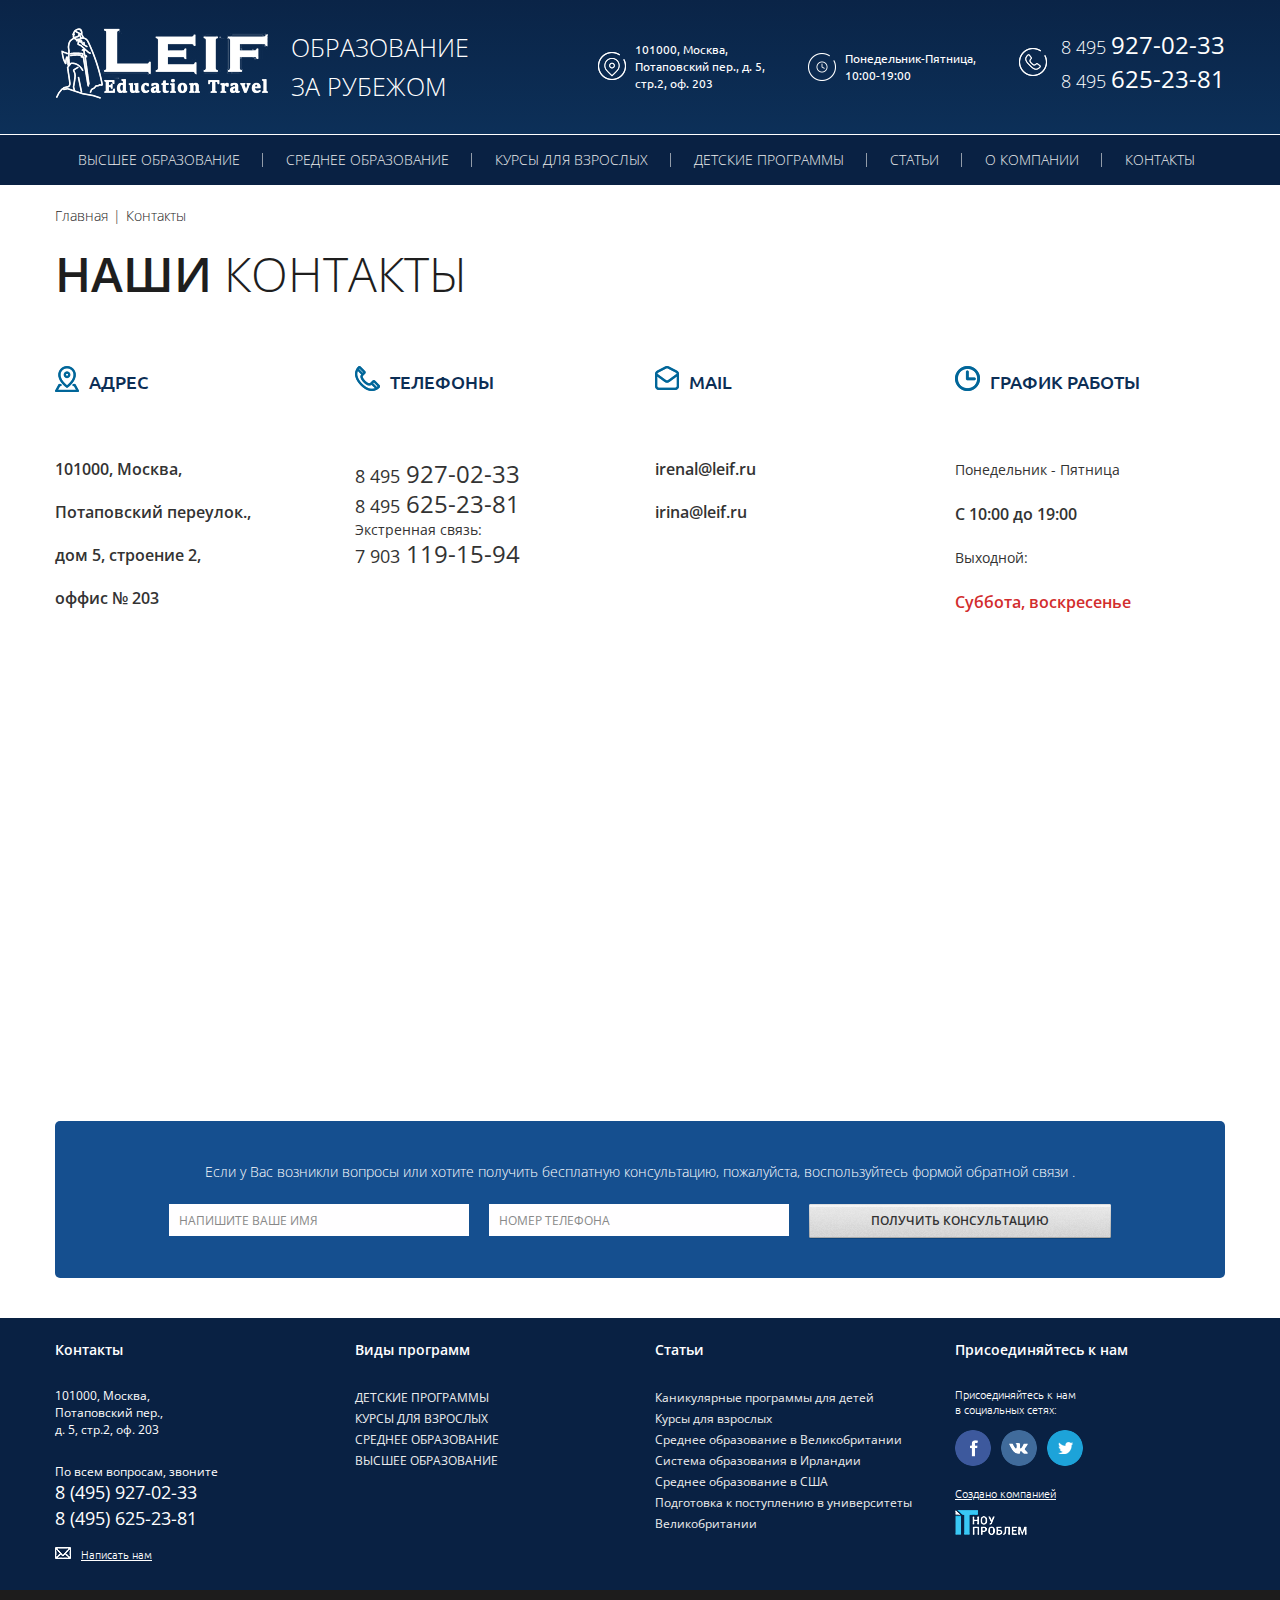
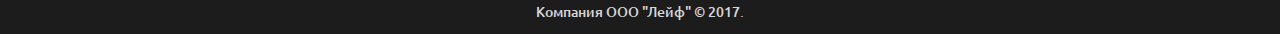
<file: app/contacts.html>
<!DOCTYPE html>
<html lang="ru" class="no-js">
  <head>
    <meta charset="utf-8">
    <title>LEIF</title>
    <meta name="description" content="">
    <meta name="keywords" content="">
    <meta property="og:title" content="">
    <meta property="og:url" content="">
    <meta property="og:image" content="">
    <meta property="og:site_name" content="">
    <meta property="og:description" content="">
    <meta http-equiv="X-UA-Compatible" content="IE=edge">
    <meta name="viewport" content="width=device-width, initial-scale=1, maximum-scale=1">
    <meta property="og:image" content="path/to/image.jpg">
    <link rel="shortcut icon" href="img/favicon/favicon.png" type="image/x-icon">
    <link rel="apple-touch-icon" href="img/favicon/apple-touch-icon.png">
    <link rel="apple-touch-icon" sizes="72x72" href="img/favicon/apple-touch-icon-72x72.png">
    <link rel="apple-touch-icon" sizes="114x114" href="img/favicon/apple-touch-icon-114x114.png">
    <!-- RESET-->
    <style>html,body,div,span,applet,object,iframe,h1,h2,h3,h4,h5,h6,p,blockquote,pre,a,abbr,acronym,address,big,cite,code,del,dfn,em,img,ins,kbd,q,s,samp,small,strike,strong,sub,sup,tt,var,b,u,i,center,dl,dt,dd,ol,ul,li,fieldset,form,label,legend,table,caption,tbody,tfoot,thead,tr,th,td,article,aside,canvas,details,embed,figure,figcaption,footer,header,hgroup,menu,nav,output,ruby,section,summary,time,mark,audio,video{margin:0;padding:0;border:0;font-size:100%;font:inherit;vertical-align:baseline}article,aside,details,figcaption,figure,footer,header,hgroup,menu,nav,section{display:block}body{line-height:1}ol,ul{list-style:none}blockquote,q{quotes:none}blockquote:before,blockquote:after,q:before,q:after{content:'';content:none}table{border-collapse:collapse;border-spacing:0}</style>
    <!-- Load CSS, CSS Localstorage & WebFonts Main Function-->
    <style>html{font-family:sans-serif;-ms-text-size-adjust:100%;-webkit-text-size-adjust:100%}body{margin:0}article,aside,details,figcaption,figure,footer,header,hgroup,main,menu,nav,section,summary{display:block}audio,canvas,progress,video{display:inline-block;vertical-align:baseline}audio:not([controls]){display:none;height:0}[hidden],template{display:none}a{background-color:transparent}a:active,a:hover{outline:0}abbr[title]{border-bottom:1px dotted}b,strong{font-weight:bold}dfn{font-style:italic}h1{font-size:2em;margin:0.67em 0}mark{background:#ff0;color:#000}small{font-size:80%}sub,sup{font-size:75%;line-height:0;position:relative;vertical-align:baseline}sup{top:-0.5em}sub{bottom:-0.25em}img{border:0}svg:not(:root){overflow:hidden}figure{margin:1em 40px}hr{-moz-box-sizing:content-box;-webkit-box-sizing:content-box;box-sizing:content-box;height:0}pre{overflow:auto}code,kbd,pre,samp{font-family:monospace, monospace;font-size:1em}button,input,optgroup,select,textarea{color:inherit;font:inherit;margin:0}button{overflow:visible}button,select{text-transform:none}button,html input[type="button"],input[type="reset"],input[type="submit"]{-webkit-appearance:button;cursor:pointer}button[disabled],html input[disabled]{cursor:default}button::-moz-focus-inner,input::-moz-focus-inner{border:0;padding:0}input{line-height:normal}input[type="checkbox"],input[type="radio"]{-webkit-box-sizing:border-box;-moz-box-sizing:border-box;box-sizing:border-box;padding:0}input[type="number"]::-webkit-inner-spin-button,input[type="number"]::-webkit-outer-spin-button{height:auto}input[type="search"]{-webkit-appearance:textfield;-moz-box-sizing:content-box;-webkit-box-sizing:content-box;box-sizing:content-box}input[type="search"]::-webkit-search-cancel-button,input[type="search"]::-webkit-search-decoration{-webkit-appearance:none}fieldset{border:1px solid #c0c0c0;margin:0 2px;padding:0.35em 0.625em 0.75em}legend{border:0;padding:0}textarea{overflow:auto}optgroup{font-weight:bold}table{border-collapse:collapse;border-spacing:0}td,th{padding:0}*{-webkit-box-sizing:border-box;-moz-box-sizing:border-box;box-sizing:border-box}*:before,*:after{-webkit-box-sizing:border-box;-moz-box-sizing:border-box;box-sizing:border-box}html{font-size:10px;-webkit-tap-highlight-color:rgba(0,0,0,0)}body{font-family:"Helvetica Neue",Helvetica,Arial,sans-serif;font-size:14px;line-height:1.42857143;color:#333;background-color:#fff}input,button,select,textarea{font-family:inherit;font-size:inherit;line-height:inherit}a{color:#337ab7;text-decoration:none}a:hover,a:focus{color:#23527c;text-decoration:underline}a:focus{outline:thin dotted;outline:5px auto -webkit-focus-ring-color;outline-offset:-2px}figure{margin:0}img{vertical-align:middle}.img-responsive{display:block;max-width:100%;height:auto}.img-rounded{border-radius:6px}.img-thumbnail{padding:4px;line-height:1.42857143;background-color:#fff;border:1px solid #ddd;border-radius:4px;-webkit-transition:all .2s ease-in-out;-o-transition:all .2s ease-in-out;transition:all .2s ease-in-out;display:inline-block;max-width:100%;height:auto}.img-circle{border-radius:50%}hr{margin-top:20px;margin-bottom:20px;border:0;border-top:1px solid #eee}.sr-only{position:absolute;width:1px;height:1px;margin:-1px;padding:0;overflow:hidden;clip:rect(0, 0, 0, 0);border:0}.sr-only-focusable:active,.sr-only-focusable:focus{position:static;width:auto;height:auto;margin:0;overflow:visible;clip:auto}[role="button"]{cursor:pointer}.container{margin-right:auto;margin-left:auto;padding-left:15px;padding-right:15px}@media (min-width:768px){.container{width:750px}}@media (min-width:992px){.container{width:970px}}@media (min-width:1200px){.container{width:1170px}}.container-fluid{margin-right:auto;margin-left:auto;padding-left:15px;padding-right:15px}.row{margin-left:-15px;margin-right:-15px}.col-xs-1, .col-sm-1, .col-md-1, .col-lg-1, .col-xs-2, .col-sm-2, .col-md-2, .col-lg-2, .col-xs-3, .col-sm-3, .col-md-3, .col-lg-3, .col-xs-4, .col-sm-4, .col-md-4, .col-lg-4, .col-xs-5, .col-sm-5, .col-md-5, .col-lg-5, .col-xs-6, .col-sm-6, .col-md-6, .col-lg-6, .col-xs-7, .col-sm-7, .col-md-7, .col-lg-7, .col-xs-8, .col-sm-8, .col-md-8, .col-lg-8, .col-xs-9, .col-sm-9, .col-md-9, .col-lg-9, .col-xs-10, .col-sm-10, .col-md-10, .col-lg-10, .col-xs-11, .col-sm-11, .col-md-11, .col-lg-11, .col-xs-12, .col-sm-12, .col-md-12, .col-lg-12{position:relative;min-height:1px;padding-left:15px;padding-right:15px}.col-xs-1, .col-xs-2, .col-xs-3, .col-xs-4, .col-xs-5, .col-xs-6, .col-xs-7, .col-xs-8, .col-xs-9, .col-xs-10, .col-xs-11, .col-xs-12{float:left}.col-xs-12{width:100%}.col-xs-11{width:91.66666667%}.col-xs-10{width:83.33333333%}.col-xs-9{width:75%}.col-xs-8{width:66.66666667%}.col-xs-7{width:58.33333333%}.col-xs-6{width:50%}.col-xs-5{width:41.66666667%}.col-xs-4{width:33.33333333%}.col-xs-3{width:25%}.col-xs-2{width:16.66666667%}.col-xs-1{width:8.33333333%}.col-xs-pull-12{right:100%}.col-xs-pull-11{right:91.66666667%}.col-xs-pull-10{right:83.33333333%}.col-xs-pull-9{right:75%}.col-xs-pull-8{right:66.66666667%}.col-xs-pull-7{right:58.33333333%}.col-xs-pull-6{right:50%}.col-xs-pull-5{right:41.66666667%}.col-xs-pull-4{right:33.33333333%}.col-xs-pull-3{right:25%}.col-xs-pull-2{right:16.66666667%}.col-xs-pull-1{right:8.33333333%}.col-xs-pull-0{right:auto}.col-xs-push-12{left:100%}.col-xs-push-11{left:91.66666667%}.col-xs-push-10{left:83.33333333%}.col-xs-push-9{left:75%}.col-xs-push-8{left:66.66666667%}.col-xs-push-7{left:58.33333333%}.col-xs-push-6{left:50%}.col-xs-push-5{left:41.66666667%}.col-xs-push-4{left:33.33333333%}.col-xs-push-3{left:25%}.col-xs-push-2{left:16.66666667%}.col-xs-push-1{left:8.33333333%}.col-xs-push-0{left:auto}.col-xs-offset-12{margin-left:100%}.col-xs-offset-11{margin-left:91.66666667%}.col-xs-offset-10{margin-left:83.33333333%}.col-xs-offset-9{margin-left:75%}.col-xs-offset-8{margin-left:66.66666667%}.col-xs-offset-7{margin-left:58.33333333%}.col-xs-offset-6{margin-left:50%}.col-xs-offset-5{margin-left:41.66666667%}.col-xs-offset-4{margin-left:33.33333333%}.col-xs-offset-3{margin-left:25%}.col-xs-offset-2{margin-left:16.66666667%}.col-xs-offset-1{margin-left:8.33333333%}.col-xs-offset-0{margin-left:0}@media (min-width:768px){.col-sm-1, .col-sm-2, .col-sm-3, .col-sm-4, .col-sm-5, .col-sm-6, .col-sm-7, .col-sm-8, .col-sm-9, .col-sm-10, .col-sm-11, .col-sm-12{float:left}.col-sm-12{width:100%}.col-sm-11{width:91.66666667%}.col-sm-10{width:83.33333333%}.col-sm-9{width:75%}.col-sm-8{width:66.66666667%}.col-sm-7{width:58.33333333%}.col-sm-6{width:50%}.col-sm-5{width:41.66666667%}.col-sm-4{width:33.33333333%}.col-sm-3{width:25%}.col-sm-2{width:16.66666667%}.col-sm-1{width:8.33333333%}.col-sm-pull-12{right:100%}.col-sm-pull-11{right:91.66666667%}.col-sm-pull-10{right:83.33333333%}.col-sm-pull-9{right:75%}.col-sm-pull-8{right:66.66666667%}.col-sm-pull-7{right:58.33333333%}.col-sm-pull-6{right:50%}.col-sm-pull-5{right:41.66666667%}.col-sm-pull-4{right:33.33333333%}.col-sm-pull-3{right:25%}.col-sm-pull-2{right:16.66666667%}.col-sm-pull-1{right:8.33333333%}.col-sm-pull-0{right:auto}.col-sm-push-12{left:100%}.col-sm-push-11{left:91.66666667%}.col-sm-push-10{left:83.33333333%}.col-sm-push-9{left:75%}.col-sm-push-8{left:66.66666667%}.col-sm-push-7{left:58.33333333%}.col-sm-push-6{left:50%}.col-sm-push-5{left:41.66666667%}.col-sm-push-4{left:33.33333333%}.col-sm-push-3{left:25%}.col-sm-push-2{left:16.66666667%}.col-sm-push-1{left:8.33333333%}.col-sm-push-0{left:auto}.col-sm-offset-12{margin-left:100%}.col-sm-offset-11{margin-left:91.66666667%}.col-sm-offset-10{margin-left:83.33333333%}.col-sm-offset-9{margin-left:75%}.col-sm-offset-8{margin-left:66.66666667%}.col-sm-offset-7{margin-left:58.33333333%}.col-sm-offset-6{margin-left:50%}.col-sm-offset-5{margin-left:41.66666667%}.col-sm-offset-4{margin-left:33.33333333%}.col-sm-offset-3{margin-left:25%}.col-sm-offset-2{margin-left:16.66666667%}.col-sm-offset-1{margin-left:8.33333333%}.col-sm-offset-0{margin-left:0}}@media (min-width:992px){.col-md-1, .col-md-2, .col-md-3, .col-md-4, .col-md-5, .col-md-6, .col-md-7, .col-md-8, .col-md-9, .col-md-10, .col-md-11, .col-md-12{float:left}.col-md-12{width:100%}.col-md-11{width:91.66666667%}.col-md-10{width:83.33333333%}.col-md-9{width:75%}.col-md-8{width:66.66666667%}.col-md-7{width:58.33333333%}.col-md-6{width:50%}.col-md-5{width:41.66666667%}.col-md-4{width:33.33333333%}.col-md-3{width:25%}.col-md-2{width:16.66666667%}.col-md-1{width:8.33333333%}.col-md-pull-12{right:100%}.col-md-pull-11{right:91.66666667%}.col-md-pull-10{right:83.33333333%}.col-md-pull-9{right:75%}.col-md-pull-8{right:66.66666667%}.col-md-pull-7{right:58.33333333%}.col-md-pull-6{right:50%}.col-md-pull-5{right:41.66666667%}.col-md-pull-4{right:33.33333333%}.col-md-pull-3{right:25%}.col-md-pull-2{right:16.66666667%}.col-md-pull-1{right:8.33333333%}.col-md-pull-0{right:auto}.col-md-push-12{left:100%}.col-md-push-11{left:91.66666667%}.col-md-push-10{left:83.33333333%}.col-md-push-9{left:75%}.col-md-push-8{left:66.66666667%}.col-md-push-7{left:58.33333333%}.col-md-push-6{left:50%}.col-md-push-5{left:41.66666667%}.col-md-push-4{left:33.33333333%}.col-md-push-3{left:25%}.col-md-push-2{left:16.66666667%}.col-md-push-1{left:8.33333333%}.col-md-push-0{left:auto}.col-md-offset-12{margin-left:100%}.col-md-offset-11{margin-left:91.66666667%}.col-md-offset-10{margin-left:83.33333333%}.col-md-offset-9{margin-left:75%}.col-md-offset-8{margin-left:66.66666667%}.col-md-offset-7{margin-left:58.33333333%}.col-md-offset-6{margin-left:50%}.col-md-offset-5{margin-left:41.66666667%}.col-md-offset-4{margin-left:33.33333333%}.col-md-offset-3{margin-left:25%}.col-md-offset-2{margin-left:16.66666667%}.col-md-offset-1{margin-left:8.33333333%}.col-md-offset-0{margin-left:0}}@media (min-width:1200px){.col-lg-1, .col-lg-2, .col-lg-3, .col-lg-4, .col-lg-5, .col-lg-6, .col-lg-7, .col-lg-8, .col-lg-9, .col-lg-10, .col-lg-11, .col-lg-12{float:left}.col-lg-12{width:100%}.col-lg-11{width:91.66666667%}.col-lg-10{width:83.33333333%}.col-lg-9{width:75%}.col-lg-8{width:66.66666667%}.col-lg-7{width:58.33333333%}.col-lg-6{width:50%}.col-lg-5{width:41.66666667%}.col-lg-4{width:33.33333333%}.col-lg-3{width:25%}.col-lg-2{width:16.66666667%}.col-lg-1{width:8.33333333%}.col-lg-pull-12{right:100%}.col-lg-pull-11{right:91.66666667%}.col-lg-pull-10{right:83.33333333%}.col-lg-pull-9{right:75%}.col-lg-pull-8{right:66.66666667%}.col-lg-pull-7{right:58.33333333%}.col-lg-pull-6{right:50%}.col-lg-pull-5{right:41.66666667%}.col-lg-pull-4{right:33.33333333%}.col-lg-pull-3{right:25%}.col-lg-pull-2{right:16.66666667%}.col-lg-pull-1{right:8.33333333%}.col-lg-pull-0{right:auto}.col-lg-push-12{left:100%}.col-lg-push-11{left:91.66666667%}.col-lg-push-10{left:83.33333333%}.col-lg-push-9{left:75%}.col-lg-push-8{left:66.66666667%}.col-lg-push-7{left:58.33333333%}.col-lg-push-6{left:50%}.col-lg-push-5{left:41.66666667%}.col-lg-push-4{left:33.33333333%}.col-lg-push-3{left:25%}.col-lg-push-2{left:16.66666667%}.col-lg-push-1{left:8.33333333%}.col-lg-push-0{left:auto}.col-lg-offset-12{margin-left:100%}.col-lg-offset-11{margin-left:91.66666667%}.col-lg-offset-10{margin-left:83.33333333%}.col-lg-offset-9{margin-left:75%}.col-lg-offset-8{margin-left:66.66666667%}.col-lg-offset-7{margin-left:58.33333333%}.col-lg-offset-6{margin-left:50%}.col-lg-offset-5{margin-left:41.66666667%}.col-lg-offset-4{margin-left:33.33333333%}.col-lg-offset-3{margin-left:25%}.col-lg-offset-2{margin-left:16.66666667%}.col-lg-offset-1{margin-left:8.33333333%}.col-lg-offset-0{margin-left:0}}.clearfix:before,.clearfix:after,.container:before,.container:after,.container-fluid:before,.container-fluid:after,.row:before,.row:after{content:" ";display:table}.clearfix:after,.container:after,.container-fluid:after,.row:after{clear:both}.center-block{display:block;margin-left:auto;margin-right:auto}.pull-right{float:right !important}.pull-left{float:left !important}.hide{display:none !important}.show{display:block !important}.invisible{visibility:hidden}.text-hide{font:0/0 a;color:transparent;text-shadow:none;background-color:transparent;border:0}.hidden{display:none !important}.affix{position:fixed}@-ms-viewport{width:device-width}.visible-xs,.visible-sm,.visible-md,.visible-lg{display:none !important}.visible-xs-block,.visible-xs-inline,.visible-xs-inline-block,.visible-sm-block,.visible-sm-inline,.visible-sm-inline-block,.visible-md-block,.visible-md-inline,.visible-md-inline-block,.visible-lg-block,.visible-lg-inline,.visible-lg-inline-block{display:none !important}@media (max-width:767px){.visible-xs{display:block !important}table.visible-xs{display:table}tr.visible-xs{display:table-row !important}th.visible-xs,td.visible-xs{display:table-cell !important}}@media (max-width:767px){.visible-xs-block{display:block !important}}@media (max-width:767px){.visible-xs-inline{display:inline !important}}@media (max-width:767px){.visible-xs-inline-block{display:inline-block !important}}@media (min-width:768px) and (max-width:991px){.visible-sm{display:block !important}table.visible-sm{display:table}tr.visible-sm{display:table-row !important}th.visible-sm,td.visible-sm{display:table-cell !important}}@media (min-width:768px) and (max-width:991px){.visible-sm-block{display:block !important}}@media (min-width:768px) and (max-width:991px){.visible-sm-inline{display:inline !important}}@media (min-width:768px) and (max-width:991px){.visible-sm-inline-block{display:inline-block !important}}@media (min-width:992px) and (max-width:1199px){.visible-md{display:block !important}table.visible-md{display:table}tr.visible-md{display:table-row !important}th.visible-md,td.visible-md{display:table-cell !important}}@media (min-width:992px) and (max-width:1199px){.visible-md-block{display:block !important}}@media (min-width:992px) and (max-width:1199px){.visible-md-inline{display:inline !important}}@media (min-width:992px) and (max-width:1199px){.visible-md-inline-block{display:inline-block !important}}@media (min-width:1200px){.visible-lg{display:block !important}table.visible-lg{display:table}tr.visible-lg{display:table-row !important}th.visible-lg,td.visible-lg{display:table-cell !important}}@media (min-width:1200px){.visible-lg-block{display:block !important}}@media (min-width:1200px){.visible-lg-inline{display:inline !important}}@media (min-width:1200px){.visible-lg-inline-block{display:inline-block !important}}@media (max-width:767px){.hidden-xs{display:none !important}}@media (min-width:768px) and (max-width:991px){.hidden-sm{display:none !important}}@media (min-width:992px) and (max-width:1199px){.hidden-md{display:none !important}}@media (min-width:1200px){.hidden-lg{display:none !important}}.visible-print{display:none !important}@media print{.visible-print{display:block !important}table.visible-print{display:table}tr.visible-print{display:table-row !important}th.visible-print,td.visible-print{display:table-cell !important}}.visible-print-block{display:none !important}@media print{.visible-print-block{display:block !important}}.visible-print-inline{display:none !important}@media print{.visible-print-inline{display:inline !important}}.visible-print-inline-block{display:none !important}@media print{.visible-print-inline-block{display:inline-block !important}}@media print{.hidden-print{display:none !important}}</style>
    <!-- Bootstrap-->
    <script>!function(e){"use strict";function t(e,t,n){e.addEventListener?e.addEventListener(t,n,!1):e.attachEvent&&e.attachEvent("on"+t,n)}function n(t,n){return e.localStorage&&localStorage[t+"_content"]&&localStorage[t+"_file"]===n}function a(t,a){if(e.localStorage&&e.XMLHttpRequest)n(t,a)?o(localStorage[t+"_content"]):l(t,a);else{var s=r.createElement("link");s.href=a,s.id=t,s.rel="stylesheet",s.type="text/css",r.getElementsByTagName("head")[0].appendChild(s),r.cookie=t}}function l(e,t){var n=new XMLHttpRequest;n.open("GET",t,!0),n.onreadystatechange=function(){4===n.readyState&&200===n.status&&(o(n.responseText),localStorage[e+"_content"]=n.responseText,localStorage[e+"_file"]=t)},n.send()}function o(e){var t=r.createElement("style");t.setAttribute("type","text/css"),r.getElementsByTagName("head")[0].appendChild(t),t.styleSheet?t.styleSheet.cssText=e:t.innerHTML=e}var r=e.document;e.loadCSS=function(e,t,n){var a,l=r.createElement("link");if(t)a=t;else{var o;o=r.querySelectorAll?r.querySelectorAll("style,link[rel=stylesheet],script"):(r.body||r.getElementsByTagName("head")[0]).childNodes,a=o[o.length-1]}var s=r.styleSheets;l.rel="stylesheet",l.href=e,l.media="only x",a.parentNode.insertBefore(l,t?a:a.nextSibling);var c=function(e){for(var t=l.href,n=s.length;n--;)if(s[n].href===t)return e();setTimeout(function(){c(e)})};return l.onloadcssdefined=c,c(function(){l.media=n||"all"}),l},e.loadLocalStorageCSS=function(l,o){n(l,o)||r.cookie.indexOf(l)>-1?a(l,o):t(e,"load",function(){a(l,o)})}}(this);</script>
    <link rel="stylesheet" href="css/header.css">
    <!-- Load CSS Start-->
    <script>loadCSS( "css/main.css?ver=1.0.0", false, "all" );</script>
    <!-- Load CSS End-->
    <!-- Load CSS Compiled without JS-->
    <noscript>
      <link rel="stylesheet" href="css/main.css">
    </noscript>
  </head>
  <body>
    <div class="header-top header-top-mod">
      <div class="header-blue">
        <div class="inner">
          <div class="container-fluid">
            <div class="row">
              <div class="col-lg-5"><a href="#" class="logo clearfix"><img src="img/raster/logo.png"><span>образование<br>за рубежом</span></a></div>
              <div class="col-lg-7">
                <div class="head-items clearfix">
                  <div class="header-top-item header-top-item-1"><i class="icon iconlogo1"></i>
                    <p>101000, Москва,<br>Потаповский пер., д. 5,<br>стр.2, оф. 203</p>
                  </div>
                  <div class="header-top-item header-top-item-2"><i class="icon iconlogo2"></i>
                    <p>Понедельник-Пятница,<br>10:00-19:00</p>
                  </div>
                  <div class="header-top-item header-top-item-3"><i class="icon iconlogo3"></i>
                    <p>8 495<span>927-02-33</span><br>8 495<span>625-23-81</span></p>
                  </div>
                </div>
              </div>
            </div>
          </div>
        </div>
      </div>
      <div class="header-mnu">
        <div class="inner">
          <div class="container-fluid">
            <div class="row">
              <div class="col-md-12">
                <ul class="h-mn">
                  <li><a href="#">ВЫСШЕЕ ОБРАЗОВАНИЕ</a></li>
                  <li><a href="#">СРЕДНЕЕ ОБРАЗОВАНИЕ</a></li>
                  <li><a href="#">КУРСЫ ДЛЯ ВЗРОСЛЫХ</a></li>
                  <li><a href="#">ДЕТСКИЕ ПРОГРАММЫ</a></li>
                  <li><a href="#">СТАТЬИ</a></li>
                  <li><a href="#">О КОМПАНИИ</a></li>
                  <li><a href="#">КОНТАКТЫ</a></li>
                </ul>
                <div class="hamburger hamburger--spin">
                  <div class="hamburger-box">
                    <div class="hamburger-inner"></div>
                  </div>
                </div>
              </div>
            </div>
          </div>
        </div>
      </div>
    </div>
    <section class="content">
      <div class="inner">
        <div class="container-fluid">
          <div class="row">
            <div class="col-md-12">
              <div class="bread-crumbs"><a href="#">Главная</a><span>|</span><a href="#">Контакты</a></div>
              <h2>НАШИ<span> КОНТАКТЫ</span></h2>
            </div>
          </div>
          <div class="row">
            <div class="col-sm-3">
              <div class="contacts-item">
                <h3><i class="icon icon-add"></i><span>Адрес</span></h3>
                <p>101000, Москва,</p>
                <p>Потаповский переулок.,</p>
                <p>дом 5, строение 2,</p>
                <p>оффис № 203</p>
              </div>
            </div>
            <div class="col-sm-3">
              <div class="contacts-item">
                <h3><i class="icon icon-ph"></i><span>телефоны</span></h3>
                <h4>8 495<span> 927-02-33</span></h4>
                <h4>8 495<span> 625-23-81</span></h4>
                <h5>Экстренная связь:</h5>
                <h4>7 903<span> 119-15-94</span></h4>
              </div>
            </div>
            <div class="col-sm-3">
              <div class="contacts-item">
                <h3><i class="icon icon-ma"></i><span>mail</span></h3>
                <p>irenal@leif.ru</p>
                <p>irina@leif.ru</p>
              </div>
            </div>
            <div class="col-sm-3">
              <div class="contacts-item">
                <h3><i class="icon icon-ti"></i><span>график работы</span></h3>
                <h5>Понедельник - Пятница</h5>
                <p>C 10:00 до 19:00</p>
                <div class="contacts-item-block">
                  <h5>Выходной:</h5>
                  <p class="p-mod">Суббота, воскресенье</p>
                </div>
              </div>
            </div>
          </div>
          <div class="row">
            <div class="col-md-12">
              <div class="contacts-map">
                <iframe src="https://www.google.com/maps/embed?pb=!1m18!1m12!1m3!1d2244.856302505304!2d37.63898731573393!3d55.76099839882754!2m3!1f0!2f0!3f0!3m2!1i1024!2i768!4f13.1!3m3!1m2!1s0x46b54a60705e21d9%3A0xa1f007f551cfe141!2z0J_QvtGC0LDQv9C-0LLRgdC60LjQuSDQv9C10YAuLCDQnNC-0YHQutCy0LAsINCg0L7RgdGB0LjRjywgMTAxMDAw!5e0!3m2!1sru!2str!4v1495882960129" frameborder="0" style="border:0" allowfullscreen></iframe>
              </div>
            </div>
          </div>
          <div class="row">
            <div class="col-md-12">
              <div class="form-blue form-block">
                <p>Если у Вас возникли вопросы или хотите получить бесплатную консультацию, пожалуйста, воспользуйтесь формой обратной связи .</p>
                <form class="form-shake">
                  <div class="field">
                    <input type="text" name="name" placeholder="напишите Ваше имя" required>
                  </div>
                  <div class="field">
                    <input type="text" name="phone" placeholder="номер телефона" required>
                  </div>
                  <button name="send" class="btn btn-form">Получить консультацию</button>
                </form>
              </div>
            </div>
          </div>
        </div>
      </div>
    </section>
    <footer>
      <div class="inner">
        <div class="footer-1">
          <div class="container-fluid">
            <div class="row">
              <div class="col-sm-3">
                <div class="footer-item">
                  <h6>Контакты</h6>
                  <p>101000, Москва,<br>Потаповский пер.,<br>д. 5, стр.2, оф. 203</p>
                  <p>По всем вопросам, звоните<br><span>8 (495) 927-02-33<br>8 (495) 625-23-81</span></p><a href="#" class="a-foot a-marg"><i class="icon icon-mail"></i><span>Написать нам</span></a>
                </div>
              </div>
              <div class="col-sm-3">
                <div class="footer-item">
                  <h6>Виды программ</h6>
                  <ul>
                    <li><a href="#">ДЕТСКИЕ ПРОГРАММЫ</a></li>
                    <li><a href="#">КУРСЫ ДЛЯ ВЗРОСЛЫХ</a></li>
                    <li><a href="#">СРЕДНЕЕ ОБРАЗОВАНИЕ</a></li>
                    <li><a href="#">ВЫСШЕЕ ОБРАЗОВАНИЕ</a></li>
                  </ul>
                </div>
              </div>
              <div class="col-sm-3">
                <div class="footer-item">
                  <h6>Статьи</h6>
                  <ul>
                    <li><a href="#">Каникулярные программы для детей</a></li>
                    <li><a href="#">Курсы для взрослых</a></li>
                    <li><a href="#">Среднее образование в Великобритании</a></li>
                    <li><a href="#">Система образования в Ирландии</a></li>
                    <li><a href="#">Среднее образование в США</a></li>
                    <li><a href="#">Подготовка к поступлению в университеты Великобритании</a></li>
                  </ul>
                </div>
              </div>
              <div class="col-sm-3">
                <div class="footer-item">
                  <h6>Присоединяйтесь к нам</h6>
                  <p class="p-thin">Присоединяйтесь к нам<br>в социальных сетях:</p>
                  <div class="social"><a href="#"><i class="icon icon-fb"></i></a><a href="#"><i class="icon icon-vk"></i></a><a href="#"><i class="icon icon-tw"></i></a></div><a href="#" class="a-foot">Создано компанией</a>
                  <div class="test-block"></div><a href="#"><i class="icon icon-logo-f"></i></a>
                </div>
              </div>
            </div>
          </div>
        </div>
        <div class="footer-2">
          <div class="container-fluid">
            <div class="row">
              <div class="col-sm-3 col-xs-12">
                <div class="footer-item">
                  <h6>Контакты</h6>
                  <p>101000, Москва,<br>Потаповский пер.,<br>д. 5, стр.2, оф. 203</p>
                  <p>По всем вопросам, звоните<br><span>8 (495) 927-02-33<br>8 (495) 625-23-81</span></p><a href="#" class="a-foot a-marg"><i class="icon icon-mail"></i><span>Написать нам</span></a>
                </div>
              </div>
              <div class="col-sm-3 col-xs-12">
                <div class="footer-item">
                  <h6>Виды программ</h6>
                  <ul>
                    <li><a href="#">ДЕТСКИЕ ПРОГРАММЫ</a></li>
                    <li><a href="#">КУРСЫ ДЛЯ ВЗРОСЛЫХ</a></li>
                    <li><a href="#">СРЕДНЕЕ ОБРАЗОВАНИЕ</a></li>
                    <li><a href="#">ВЫСШЕЕ ОБРАЗОВАНИЕ</a></li>
                  </ul>
                </div>
              </div>
            </div>
            <div class="row">
              <div class="col-sm-3 col-xs-12">
                <div class="footer-item">
                  <h6>Статьи</h6>
                  <ul>
                    <li><a href="#">Каникулярные программы для детей</a></li>
                    <li><a href="#">Курсы для взрослых</a></li>
                    <li><a href="#">Среднее образование в Великобритании</a></li>
                    <li><a href="#">Система образования в Ирландии</a></li>
                    <li><a href="#">Среднее образование в США</a></li>
                    <li><a href="#">Подготовка к поступлению в университеты Великобритании</a></li>
                  </ul>
                </div>
              </div>
              <div class="col-sm-3 col-xs-12">
                <div class="footer-item">
                  <h6>Присоединяйтесь к нам</h6>
                  <p class="p-thin">Присоединяйтесь к нам<br>в социальных сетях:</p>
                  <div class="social"><a href="#"><i class="icon icon-fb"></i></a><a href="#"><i class="icon icon-vk"></i></a><a href="#"><i class="icon icon-tw"></i></a></div><a href="#" class="a-foot">Создано компанией</a>
                  <div class="test-block"></div><a href="#"><i class="icon icon-logo-f"></i></a>
                </div>
              </div>
            </div>
          </div>
        </div>
      </div>
      <div class="bot-line">
        <div class="container-fluid">
          <div class="row">
            <div class="col-md-12">
              <p>Компания ООО "Лейф"  © 2017.</p>
            </div>
          </div>
        </div>
      </div>
    </footer>
    <script>
      var scr = {"scripts":[
          {"src" : "js/libs.js", "async" : false},
          {"src" : "js/common.js", "async" : false}
      ]};!function(t,n,r){"use strict";var c=function(t){if("[object Array]"!==Object.prototype.toString.call(t))return!1;for(var r=0;r<t.length;r++){var c=n.createElement("script"),e=t[r];c.src=e.src,c.async=e.async,n.body.appendChild(c)}return!0};t.addEventListener?t.addEventListener("load",function(){c(r.scripts);},!1):t.attachEvent?t.attachEvent("onload",function(){c(r.scripts)}):t.onload=function(){c(r.scripts)}}(window,document,scr);
      // Load Scripts End
    </script>
  </body>
</html>
</file>
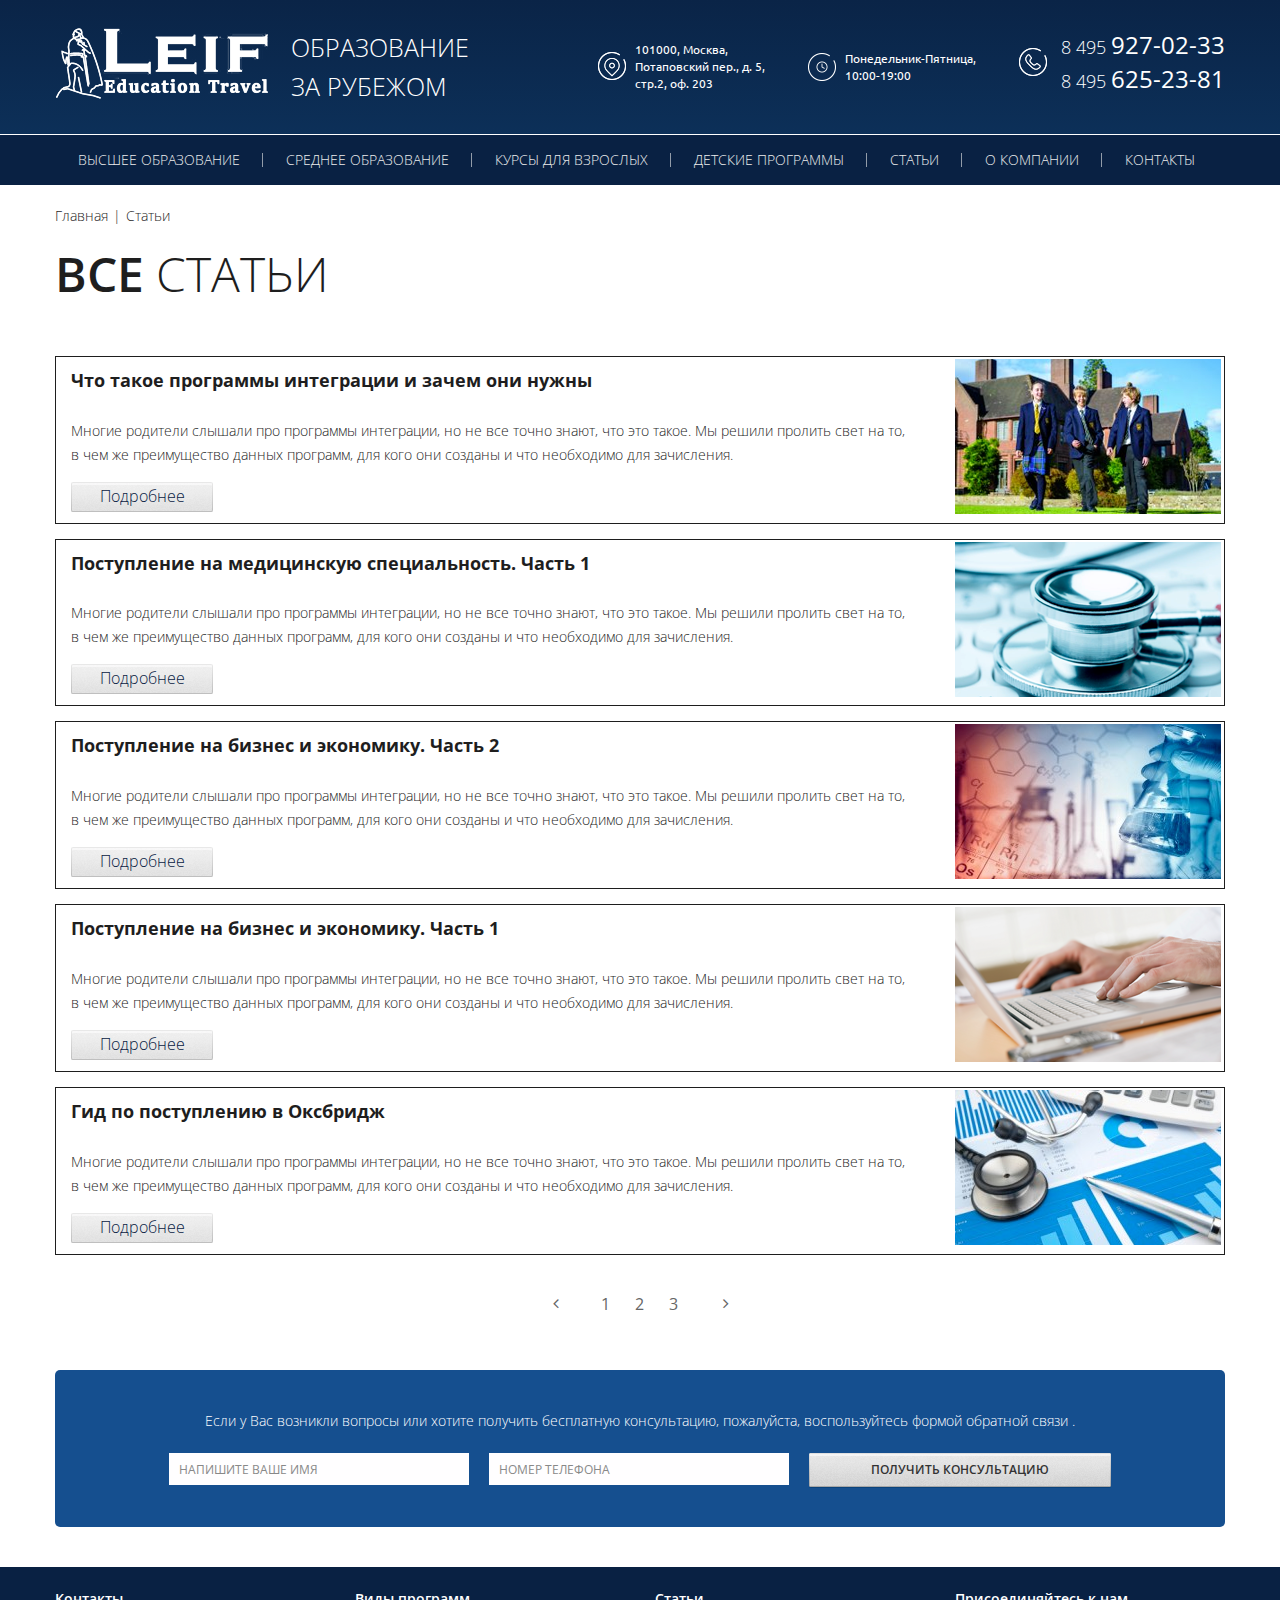
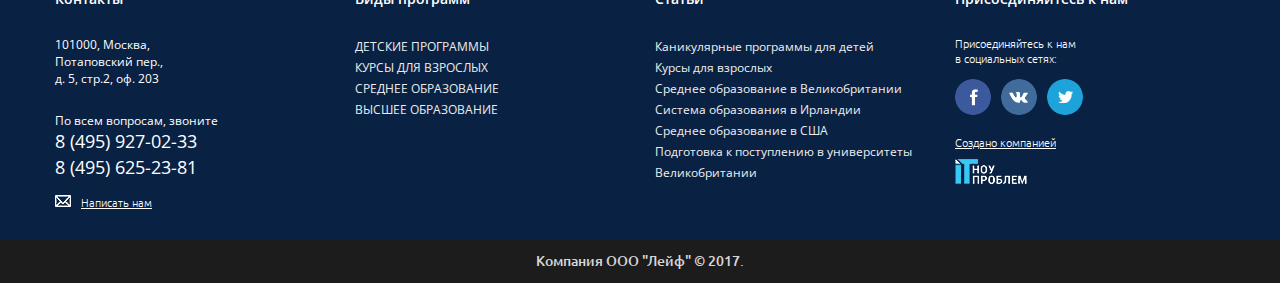
<file: app/news.html>
<!DOCTYPE html>
<html lang="ru" class="no-js">
  <head>
    <meta charset="utf-8">
    <title>LEIF</title>
    <meta name="description" content="">
    <meta name="keywords" content="">
    <meta property="og:title" content="">
    <meta property="og:url" content="">
    <meta property="og:image" content="">
    <meta property="og:site_name" content="">
    <meta property="og:description" content="">
    <meta http-equiv="X-UA-Compatible" content="IE=edge">
    <meta name="viewport" content="width=device-width, initial-scale=1, maximum-scale=1">
    <meta property="og:image" content="path/to/image.jpg">
    <link rel="shortcut icon" href="img/favicon/favicon.png" type="image/x-icon">
    <link rel="apple-touch-icon" href="img/favicon/apple-touch-icon.png">
    <link rel="apple-touch-icon" sizes="72x72" href="img/favicon/apple-touch-icon-72x72.png">
    <link rel="apple-touch-icon" sizes="114x114" href="img/favicon/apple-touch-icon-114x114.png">
    <!-- RESET-->
    <style>html,body,div,span,applet,object,iframe,h1,h2,h3,h4,h5,h6,p,blockquote,pre,a,abbr,acronym,address,big,cite,code,del,dfn,em,img,ins,kbd,q,s,samp,small,strike,strong,sub,sup,tt,var,b,u,i,center,dl,dt,dd,ol,ul,li,fieldset,form,label,legend,table,caption,tbody,tfoot,thead,tr,th,td,article,aside,canvas,details,embed,figure,figcaption,footer,header,hgroup,menu,nav,output,ruby,section,summary,time,mark,audio,video{margin:0;padding:0;border:0;font-size:100%;font:inherit;vertical-align:baseline}article,aside,details,figcaption,figure,footer,header,hgroup,menu,nav,section{display:block}body{line-height:1}ol,ul{list-style:none}blockquote,q{quotes:none}blockquote:before,blockquote:after,q:before,q:after{content:'';content:none}table{border-collapse:collapse;border-spacing:0}</style>
    <!-- Load CSS, CSS Localstorage & WebFonts Main Function-->
    <style>html{font-family:sans-serif;-ms-text-size-adjust:100%;-webkit-text-size-adjust:100%}body{margin:0}article,aside,details,figcaption,figure,footer,header,hgroup,main,menu,nav,section,summary{display:block}audio,canvas,progress,video{display:inline-block;vertical-align:baseline}audio:not([controls]){display:none;height:0}[hidden],template{display:none}a{background-color:transparent}a:active,a:hover{outline:0}abbr[title]{border-bottom:1px dotted}b,strong{font-weight:bold}dfn{font-style:italic}h1{font-size:2em;margin:0.67em 0}mark{background:#ff0;color:#000}small{font-size:80%}sub,sup{font-size:75%;line-height:0;position:relative;vertical-align:baseline}sup{top:-0.5em}sub{bottom:-0.25em}img{border:0}svg:not(:root){overflow:hidden}figure{margin:1em 40px}hr{-moz-box-sizing:content-box;-webkit-box-sizing:content-box;box-sizing:content-box;height:0}pre{overflow:auto}code,kbd,pre,samp{font-family:monospace, monospace;font-size:1em}button,input,optgroup,select,textarea{color:inherit;font:inherit;margin:0}button{overflow:visible}button,select{text-transform:none}button,html input[type="button"],input[type="reset"],input[type="submit"]{-webkit-appearance:button;cursor:pointer}button[disabled],html input[disabled]{cursor:default}button::-moz-focus-inner,input::-moz-focus-inner{border:0;padding:0}input{line-height:normal}input[type="checkbox"],input[type="radio"]{-webkit-box-sizing:border-box;-moz-box-sizing:border-box;box-sizing:border-box;padding:0}input[type="number"]::-webkit-inner-spin-button,input[type="number"]::-webkit-outer-spin-button{height:auto}input[type="search"]{-webkit-appearance:textfield;-moz-box-sizing:content-box;-webkit-box-sizing:content-box;box-sizing:content-box}input[type="search"]::-webkit-search-cancel-button,input[type="search"]::-webkit-search-decoration{-webkit-appearance:none}fieldset{border:1px solid #c0c0c0;margin:0 2px;padding:0.35em 0.625em 0.75em}legend{border:0;padding:0}textarea{overflow:auto}optgroup{font-weight:bold}table{border-collapse:collapse;border-spacing:0}td,th{padding:0}*{-webkit-box-sizing:border-box;-moz-box-sizing:border-box;box-sizing:border-box}*:before,*:after{-webkit-box-sizing:border-box;-moz-box-sizing:border-box;box-sizing:border-box}html{font-size:10px;-webkit-tap-highlight-color:rgba(0,0,0,0)}body{font-family:"Helvetica Neue",Helvetica,Arial,sans-serif;font-size:14px;line-height:1.42857143;color:#333;background-color:#fff}input,button,select,textarea{font-family:inherit;font-size:inherit;line-height:inherit}a{color:#337ab7;text-decoration:none}a:hover,a:focus{color:#23527c;text-decoration:underline}a:focus{outline:thin dotted;outline:5px auto -webkit-focus-ring-color;outline-offset:-2px}figure{margin:0}img{vertical-align:middle}.img-responsive{display:block;max-width:100%;height:auto}.img-rounded{border-radius:6px}.img-thumbnail{padding:4px;line-height:1.42857143;background-color:#fff;border:1px solid #ddd;border-radius:4px;-webkit-transition:all .2s ease-in-out;-o-transition:all .2s ease-in-out;transition:all .2s ease-in-out;display:inline-block;max-width:100%;height:auto}.img-circle{border-radius:50%}hr{margin-top:20px;margin-bottom:20px;border:0;border-top:1px solid #eee}.sr-only{position:absolute;width:1px;height:1px;margin:-1px;padding:0;overflow:hidden;clip:rect(0, 0, 0, 0);border:0}.sr-only-focusable:active,.sr-only-focusable:focus{position:static;width:auto;height:auto;margin:0;overflow:visible;clip:auto}[role="button"]{cursor:pointer}.container{margin-right:auto;margin-left:auto;padding-left:15px;padding-right:15px}@media (min-width:768px){.container{width:750px}}@media (min-width:992px){.container{width:970px}}@media (min-width:1200px){.container{width:1170px}}.container-fluid{margin-right:auto;margin-left:auto;padding-left:15px;padding-right:15px}.row{margin-left:-15px;margin-right:-15px}.col-xs-1, .col-sm-1, .col-md-1, .col-lg-1, .col-xs-2, .col-sm-2, .col-md-2, .col-lg-2, .col-xs-3, .col-sm-3, .col-md-3, .col-lg-3, .col-xs-4, .col-sm-4, .col-md-4, .col-lg-4, .col-xs-5, .col-sm-5, .col-md-5, .col-lg-5, .col-xs-6, .col-sm-6, .col-md-6, .col-lg-6, .col-xs-7, .col-sm-7, .col-md-7, .col-lg-7, .col-xs-8, .col-sm-8, .col-md-8, .col-lg-8, .col-xs-9, .col-sm-9, .col-md-9, .col-lg-9, .col-xs-10, .col-sm-10, .col-md-10, .col-lg-10, .col-xs-11, .col-sm-11, .col-md-11, .col-lg-11, .col-xs-12, .col-sm-12, .col-md-12, .col-lg-12{position:relative;min-height:1px;padding-left:15px;padding-right:15px}.col-xs-1, .col-xs-2, .col-xs-3, .col-xs-4, .col-xs-5, .col-xs-6, .col-xs-7, .col-xs-8, .col-xs-9, .col-xs-10, .col-xs-11, .col-xs-12{float:left}.col-xs-12{width:100%}.col-xs-11{width:91.66666667%}.col-xs-10{width:83.33333333%}.col-xs-9{width:75%}.col-xs-8{width:66.66666667%}.col-xs-7{width:58.33333333%}.col-xs-6{width:50%}.col-xs-5{width:41.66666667%}.col-xs-4{width:33.33333333%}.col-xs-3{width:25%}.col-xs-2{width:16.66666667%}.col-xs-1{width:8.33333333%}.col-xs-pull-12{right:100%}.col-xs-pull-11{right:91.66666667%}.col-xs-pull-10{right:83.33333333%}.col-xs-pull-9{right:75%}.col-xs-pull-8{right:66.66666667%}.col-xs-pull-7{right:58.33333333%}.col-xs-pull-6{right:50%}.col-xs-pull-5{right:41.66666667%}.col-xs-pull-4{right:33.33333333%}.col-xs-pull-3{right:25%}.col-xs-pull-2{right:16.66666667%}.col-xs-pull-1{right:8.33333333%}.col-xs-pull-0{right:auto}.col-xs-push-12{left:100%}.col-xs-push-11{left:91.66666667%}.col-xs-push-10{left:83.33333333%}.col-xs-push-9{left:75%}.col-xs-push-8{left:66.66666667%}.col-xs-push-7{left:58.33333333%}.col-xs-push-6{left:50%}.col-xs-push-5{left:41.66666667%}.col-xs-push-4{left:33.33333333%}.col-xs-push-3{left:25%}.col-xs-push-2{left:16.66666667%}.col-xs-push-1{left:8.33333333%}.col-xs-push-0{left:auto}.col-xs-offset-12{margin-left:100%}.col-xs-offset-11{margin-left:91.66666667%}.col-xs-offset-10{margin-left:83.33333333%}.col-xs-offset-9{margin-left:75%}.col-xs-offset-8{margin-left:66.66666667%}.col-xs-offset-7{margin-left:58.33333333%}.col-xs-offset-6{margin-left:50%}.col-xs-offset-5{margin-left:41.66666667%}.col-xs-offset-4{margin-left:33.33333333%}.col-xs-offset-3{margin-left:25%}.col-xs-offset-2{margin-left:16.66666667%}.col-xs-offset-1{margin-left:8.33333333%}.col-xs-offset-0{margin-left:0}@media (min-width:768px){.col-sm-1, .col-sm-2, .col-sm-3, .col-sm-4, .col-sm-5, .col-sm-6, .col-sm-7, .col-sm-8, .col-sm-9, .col-sm-10, .col-sm-11, .col-sm-12{float:left}.col-sm-12{width:100%}.col-sm-11{width:91.66666667%}.col-sm-10{width:83.33333333%}.col-sm-9{width:75%}.col-sm-8{width:66.66666667%}.col-sm-7{width:58.33333333%}.col-sm-6{width:50%}.col-sm-5{width:41.66666667%}.col-sm-4{width:33.33333333%}.col-sm-3{width:25%}.col-sm-2{width:16.66666667%}.col-sm-1{width:8.33333333%}.col-sm-pull-12{right:100%}.col-sm-pull-11{right:91.66666667%}.col-sm-pull-10{right:83.33333333%}.col-sm-pull-9{right:75%}.col-sm-pull-8{right:66.66666667%}.col-sm-pull-7{right:58.33333333%}.col-sm-pull-6{right:50%}.col-sm-pull-5{right:41.66666667%}.col-sm-pull-4{right:33.33333333%}.col-sm-pull-3{right:25%}.col-sm-pull-2{right:16.66666667%}.col-sm-pull-1{right:8.33333333%}.col-sm-pull-0{right:auto}.col-sm-push-12{left:100%}.col-sm-push-11{left:91.66666667%}.col-sm-push-10{left:83.33333333%}.col-sm-push-9{left:75%}.col-sm-push-8{left:66.66666667%}.col-sm-push-7{left:58.33333333%}.col-sm-push-6{left:50%}.col-sm-push-5{left:41.66666667%}.col-sm-push-4{left:33.33333333%}.col-sm-push-3{left:25%}.col-sm-push-2{left:16.66666667%}.col-sm-push-1{left:8.33333333%}.col-sm-push-0{left:auto}.col-sm-offset-12{margin-left:100%}.col-sm-offset-11{margin-left:91.66666667%}.col-sm-offset-10{margin-left:83.33333333%}.col-sm-offset-9{margin-left:75%}.col-sm-offset-8{margin-left:66.66666667%}.col-sm-offset-7{margin-left:58.33333333%}.col-sm-offset-6{margin-left:50%}.col-sm-offset-5{margin-left:41.66666667%}.col-sm-offset-4{margin-left:33.33333333%}.col-sm-offset-3{margin-left:25%}.col-sm-offset-2{margin-left:16.66666667%}.col-sm-offset-1{margin-left:8.33333333%}.col-sm-offset-0{margin-left:0}}@media (min-width:992px){.col-md-1, .col-md-2, .col-md-3, .col-md-4, .col-md-5, .col-md-6, .col-md-7, .col-md-8, .col-md-9, .col-md-10, .col-md-11, .col-md-12{float:left}.col-md-12{width:100%}.col-md-11{width:91.66666667%}.col-md-10{width:83.33333333%}.col-md-9{width:75%}.col-md-8{width:66.66666667%}.col-md-7{width:58.33333333%}.col-md-6{width:50%}.col-md-5{width:41.66666667%}.col-md-4{width:33.33333333%}.col-md-3{width:25%}.col-md-2{width:16.66666667%}.col-md-1{width:8.33333333%}.col-md-pull-12{right:100%}.col-md-pull-11{right:91.66666667%}.col-md-pull-10{right:83.33333333%}.col-md-pull-9{right:75%}.col-md-pull-8{right:66.66666667%}.col-md-pull-7{right:58.33333333%}.col-md-pull-6{right:50%}.col-md-pull-5{right:41.66666667%}.col-md-pull-4{right:33.33333333%}.col-md-pull-3{right:25%}.col-md-pull-2{right:16.66666667%}.col-md-pull-1{right:8.33333333%}.col-md-pull-0{right:auto}.col-md-push-12{left:100%}.col-md-push-11{left:91.66666667%}.col-md-push-10{left:83.33333333%}.col-md-push-9{left:75%}.col-md-push-8{left:66.66666667%}.col-md-push-7{left:58.33333333%}.col-md-push-6{left:50%}.col-md-push-5{left:41.66666667%}.col-md-push-4{left:33.33333333%}.col-md-push-3{left:25%}.col-md-push-2{left:16.66666667%}.col-md-push-1{left:8.33333333%}.col-md-push-0{left:auto}.col-md-offset-12{margin-left:100%}.col-md-offset-11{margin-left:91.66666667%}.col-md-offset-10{margin-left:83.33333333%}.col-md-offset-9{margin-left:75%}.col-md-offset-8{margin-left:66.66666667%}.col-md-offset-7{margin-left:58.33333333%}.col-md-offset-6{margin-left:50%}.col-md-offset-5{margin-left:41.66666667%}.col-md-offset-4{margin-left:33.33333333%}.col-md-offset-3{margin-left:25%}.col-md-offset-2{margin-left:16.66666667%}.col-md-offset-1{margin-left:8.33333333%}.col-md-offset-0{margin-left:0}}@media (min-width:1200px){.col-lg-1, .col-lg-2, .col-lg-3, .col-lg-4, .col-lg-5, .col-lg-6, .col-lg-7, .col-lg-8, .col-lg-9, .col-lg-10, .col-lg-11, .col-lg-12{float:left}.col-lg-12{width:100%}.col-lg-11{width:91.66666667%}.col-lg-10{width:83.33333333%}.col-lg-9{width:75%}.col-lg-8{width:66.66666667%}.col-lg-7{width:58.33333333%}.col-lg-6{width:50%}.col-lg-5{width:41.66666667%}.col-lg-4{width:33.33333333%}.col-lg-3{width:25%}.col-lg-2{width:16.66666667%}.col-lg-1{width:8.33333333%}.col-lg-pull-12{right:100%}.col-lg-pull-11{right:91.66666667%}.col-lg-pull-10{right:83.33333333%}.col-lg-pull-9{right:75%}.col-lg-pull-8{right:66.66666667%}.col-lg-pull-7{right:58.33333333%}.col-lg-pull-6{right:50%}.col-lg-pull-5{right:41.66666667%}.col-lg-pull-4{right:33.33333333%}.col-lg-pull-3{right:25%}.col-lg-pull-2{right:16.66666667%}.col-lg-pull-1{right:8.33333333%}.col-lg-pull-0{right:auto}.col-lg-push-12{left:100%}.col-lg-push-11{left:91.66666667%}.col-lg-push-10{left:83.33333333%}.col-lg-push-9{left:75%}.col-lg-push-8{left:66.66666667%}.col-lg-push-7{left:58.33333333%}.col-lg-push-6{left:50%}.col-lg-push-5{left:41.66666667%}.col-lg-push-4{left:33.33333333%}.col-lg-push-3{left:25%}.col-lg-push-2{left:16.66666667%}.col-lg-push-1{left:8.33333333%}.col-lg-push-0{left:auto}.col-lg-offset-12{margin-left:100%}.col-lg-offset-11{margin-left:91.66666667%}.col-lg-offset-10{margin-left:83.33333333%}.col-lg-offset-9{margin-left:75%}.col-lg-offset-8{margin-left:66.66666667%}.col-lg-offset-7{margin-left:58.33333333%}.col-lg-offset-6{margin-left:50%}.col-lg-offset-5{margin-left:41.66666667%}.col-lg-offset-4{margin-left:33.33333333%}.col-lg-offset-3{margin-left:25%}.col-lg-offset-2{margin-left:16.66666667%}.col-lg-offset-1{margin-left:8.33333333%}.col-lg-offset-0{margin-left:0}}.clearfix:before,.clearfix:after,.container:before,.container:after,.container-fluid:before,.container-fluid:after,.row:before,.row:after{content:" ";display:table}.clearfix:after,.container:after,.container-fluid:after,.row:after{clear:both}.center-block{display:block;margin-left:auto;margin-right:auto}.pull-right{float:right !important}.pull-left{float:left !important}.hide{display:none !important}.show{display:block !important}.invisible{visibility:hidden}.text-hide{font:0/0 a;color:transparent;text-shadow:none;background-color:transparent;border:0}.hidden{display:none !important}.affix{position:fixed}@-ms-viewport{width:device-width}.visible-xs,.visible-sm,.visible-md,.visible-lg{display:none !important}.visible-xs-block,.visible-xs-inline,.visible-xs-inline-block,.visible-sm-block,.visible-sm-inline,.visible-sm-inline-block,.visible-md-block,.visible-md-inline,.visible-md-inline-block,.visible-lg-block,.visible-lg-inline,.visible-lg-inline-block{display:none !important}@media (max-width:767px){.visible-xs{display:block !important}table.visible-xs{display:table}tr.visible-xs{display:table-row !important}th.visible-xs,td.visible-xs{display:table-cell !important}}@media (max-width:767px){.visible-xs-block{display:block !important}}@media (max-width:767px){.visible-xs-inline{display:inline !important}}@media (max-width:767px){.visible-xs-inline-block{display:inline-block !important}}@media (min-width:768px) and (max-width:991px){.visible-sm{display:block !important}table.visible-sm{display:table}tr.visible-sm{display:table-row !important}th.visible-sm,td.visible-sm{display:table-cell !important}}@media (min-width:768px) and (max-width:991px){.visible-sm-block{display:block !important}}@media (min-width:768px) and (max-width:991px){.visible-sm-inline{display:inline !important}}@media (min-width:768px) and (max-width:991px){.visible-sm-inline-block{display:inline-block !important}}@media (min-width:992px) and (max-width:1199px){.visible-md{display:block !important}table.visible-md{display:table}tr.visible-md{display:table-row !important}th.visible-md,td.visible-md{display:table-cell !important}}@media (min-width:992px) and (max-width:1199px){.visible-md-block{display:block !important}}@media (min-width:992px) and (max-width:1199px){.visible-md-inline{display:inline !important}}@media (min-width:992px) and (max-width:1199px){.visible-md-inline-block{display:inline-block !important}}@media (min-width:1200px){.visible-lg{display:block !important}table.visible-lg{display:table}tr.visible-lg{display:table-row !important}th.visible-lg,td.visible-lg{display:table-cell !important}}@media (min-width:1200px){.visible-lg-block{display:block !important}}@media (min-width:1200px){.visible-lg-inline{display:inline !important}}@media (min-width:1200px){.visible-lg-inline-block{display:inline-block !important}}@media (max-width:767px){.hidden-xs{display:none !important}}@media (min-width:768px) and (max-width:991px){.hidden-sm{display:none !important}}@media (min-width:992px) and (max-width:1199px){.hidden-md{display:none !important}}@media (min-width:1200px){.hidden-lg{display:none !important}}.visible-print{display:none !important}@media print{.visible-print{display:block !important}table.visible-print{display:table}tr.visible-print{display:table-row !important}th.visible-print,td.visible-print{display:table-cell !important}}.visible-print-block{display:none !important}@media print{.visible-print-block{display:block !important}}.visible-print-inline{display:none !important}@media print{.visible-print-inline{display:inline !important}}.visible-print-inline-block{display:none !important}@media print{.visible-print-inline-block{display:inline-block !important}}@media print{.hidden-print{display:none !important}}</style>
    <!-- Bootstrap-->
    <script>!function(e){"use strict";function t(e,t,n){e.addEventListener?e.addEventListener(t,n,!1):e.attachEvent&&e.attachEvent("on"+t,n)}function n(t,n){return e.localStorage&&localStorage[t+"_content"]&&localStorage[t+"_file"]===n}function a(t,a){if(e.localStorage&&e.XMLHttpRequest)n(t,a)?o(localStorage[t+"_content"]):l(t,a);else{var s=r.createElement("link");s.href=a,s.id=t,s.rel="stylesheet",s.type="text/css",r.getElementsByTagName("head")[0].appendChild(s),r.cookie=t}}function l(e,t){var n=new XMLHttpRequest;n.open("GET",t,!0),n.onreadystatechange=function(){4===n.readyState&&200===n.status&&(o(n.responseText),localStorage[e+"_content"]=n.responseText,localStorage[e+"_file"]=t)},n.send()}function o(e){var t=r.createElement("style");t.setAttribute("type","text/css"),r.getElementsByTagName("head")[0].appendChild(t),t.styleSheet?t.styleSheet.cssText=e:t.innerHTML=e}var r=e.document;e.loadCSS=function(e,t,n){var a,l=r.createElement("link");if(t)a=t;else{var o;o=r.querySelectorAll?r.querySelectorAll("style,link[rel=stylesheet],script"):(r.body||r.getElementsByTagName("head")[0]).childNodes,a=o[o.length-1]}var s=r.styleSheets;l.rel="stylesheet",l.href=e,l.media="only x",a.parentNode.insertBefore(l,t?a:a.nextSibling);var c=function(e){for(var t=l.href,n=s.length;n--;)if(s[n].href===t)return e();setTimeout(function(){c(e)})};return l.onloadcssdefined=c,c(function(){l.media=n||"all"}),l},e.loadLocalStorageCSS=function(l,o){n(l,o)||r.cookie.indexOf(l)>-1?a(l,o):t(e,"load",function(){a(l,o)})}}(this);</script>
    <link rel="stylesheet" href="css/header.css">
    <!-- Load CSS Start-->
    <script>loadCSS( "css/main.css?ver=1.0.0", false, "all" );</script>
    <!-- Load CSS End-->
    <!-- Load CSS Compiled without JS-->
    <noscript>
      <link rel="stylesheet" href="css/main.css">
    </noscript>
  </head>
  <body>
    <div class="header-top header-top-mod">
      <div class="header-blue">
        <div class="inner">
          <div class="container-fluid">
            <div class="row">
              <div class="col-lg-5"><a href="#" class="logo clearfix"><img src="img/raster/logo.png"><span>образование<br>за рубежом</span></a></div>
              <div class="col-lg-7">
                <div class="head-items clearfix">
                  <div class="header-top-item header-top-item-1"><i class="icon iconlogo1"></i>
                    <p>101000, Москва,<br>Потаповский пер., д. 5,<br>стр.2, оф. 203</p>
                  </div>
                  <div class="header-top-item header-top-item-2"><i class="icon iconlogo2"></i>
                    <p>Понедельник-Пятница,<br>10:00-19:00</p>
                  </div>
                  <div class="header-top-item header-top-item-3"><i class="icon iconlogo3"></i>
                    <p>8 495<span>927-02-33</span><br>8 495<span>625-23-81</span></p>
                  </div>
                </div>
              </div>
            </div>
          </div>
        </div>
      </div>
      <div class="header-mnu">
        <div class="inner">
          <div class="container-fluid">
            <div class="row">
              <div class="col-md-12">
                <ul class="h-mn">
                  <li><a href="#">ВЫСШЕЕ ОБРАЗОВАНИЕ</a></li>
                  <li><a href="#">СРЕДНЕЕ ОБРАЗОВАНИЕ</a></li>
                  <li><a href="#">КУРСЫ ДЛЯ ВЗРОСЛЫХ</a></li>
                  <li><a href="#">ДЕТСКИЕ ПРОГРАММЫ</a></li>
                  <li><a href="#">СТАТЬИ</a></li>
                  <li><a href="#">О КОМПАНИИ</a></li>
                  <li><a href="#">КОНТАКТЫ</a></li>
                </ul>
                <div class="hamburger hamburger--spin">
                  <div class="hamburger-box">
                    <div class="hamburger-inner"></div>
                  </div>
                </div>
              </div>
            </div>
          </div>
        </div>
      </div>
    </div>
    <section class="content">
      <div class="inner">
        <div class="container-fluid">
          <div class="row">
            <div class="col-md-12">
              <div class="bread-crumbs"><a href="#">Главная</a><span>|</span><a href="#">Статьи</a></div>
              <h2>Все<span> статьи</span></h2>
            </div>
          </div>
          <div class="row">
            <div class="col-md-12">
              <div class="news-content">
                <div class="news-item">
                  <div class="col-md-9">
                    <h5>Что такое программы интеграции и зачем они нужны</h5>
                    <p>Многие родители слышали про программы интеграции, но не все точно знают, что это такое. Мы решили пролить свет на то, в чем же преимущество данных программ, для кого они созданы и что необходимо для зачисления.</p><a href="#" class="btn btn-white">Подробнее</a>
                  </div>
                  <div class="col-md-3"><img src="img/raster/news1.png"></div>
                </div>
                <div class="news-item">
                  <div class="col-md-9">
                    <h5>Поступление на медицинскую специальность. Часть 1</h5>
                    <p>Многие родители слышали про программы интеграции, но не все точно знают, что это такое. Мы решили пролить свет на то, в чем же преимущество данных программ, для кого они созданы и что необходимо для зачисления.</p><a href="#" class="btn btn-white">Подробнее</a>
                  </div>
                  <div class="col-md-3"><img src="img/raster/news2.png"></div>
                </div>
                <div class="news-item">
                  <div class="col-md-9">
                    <h5>Поступление на бизнес и экономику. Часть 2</h5>
                    <p>Многие родители слышали про программы интеграции, но не все точно знают, что это такое. Мы решили пролить свет на то, в чем же преимущество данных программ, для кого они созданы и что необходимо для зачисления.</p><a href="#" class="btn btn-white">Подробнее</a>
                  </div>
                  <div class="col-md-3"><img src="img/raster/news3.png"></div>
                </div>
                <div class="news-item">
                  <div class="col-md-9">
                    <h5>Поступление на бизнес и экономику. Часть 1</h5>
                    <p>Многие родители слышали про программы интеграции, но не все точно знают, что это такое. Мы решили пролить свет на то, в чем же преимущество данных программ, для кого они созданы и что необходимо для зачисления.</p><a href="#" class="btn btn-white">Подробнее</a>
                  </div>
                  <div class="col-md-3"><img src="img/raster/news4.png"></div>
                </div>
                <div class="news-item">
                  <div class="col-md-9">
                    <h5>Гид по поступлению в Оксбридж</h5>
                    <p>Многие родители слышали про программы интеграции, но не все точно знают, что это такое. Мы решили пролить свет на то, в чем же преимущество данных программ, для кого они созданы и что необходимо для зачисления.</p><a href="#" class="btn btn-white">Подробнее</a>
                  </div>
                  <div class="col-md-3"><img src="img/raster/news5.png"></div>
                </div>
                <div class="news-mnu"><a href="#" class="btn n-mnu-a n-mnu-a-left"><i class="fa fa-angle-left"></i></a>
                  <ul>
                    <li><a href="#">1</a></li>
                    <li><a href="#">2</a></li>
                    <li><a href="#">3</a></li>
                  </ul><a href="#" class="btn n-mnu-a n-mnu-a-right"><i class="fa fa-angle-right"></i></a>
                </div>
              </div>
            </div>
          </div>
          <div class="row">
            <div class="col-md-12">
              <div class="form-blue form-block">
                <p>Если у Вас возникли вопросы или хотите получить бесплатную консультацию, пожалуйста, воспользуйтесь формой обратной связи .</p>
                <form class="form-shake">
                  <div class="field">
                    <input type="text" name="name" placeholder="напишите Ваше имя" required>
                  </div>
                  <div class="field">
                    <input type="text" name="phone" placeholder="номер телефона" required>
                  </div>
                  <button name="send" class="btn btn-form">Получить консультацию</button>
                </form>
              </div>
            </div>
          </div>
        </div>
      </div>
    </section>
    <footer>
      <div class="inner">
        <div class="footer-1">
          <div class="container-fluid">
            <div class="row">
              <div class="col-sm-3">
                <div class="footer-item">
                  <h6>Контакты</h6>
                  <p>101000, Москва,<br>Потаповский пер.,<br>д. 5, стр.2, оф. 203</p>
                  <p>По всем вопросам, звоните<br><span>8 (495) 927-02-33<br>8 (495) 625-23-81</span></p><a href="#" class="a-foot a-marg"><i class="icon icon-mail"></i><span>Написать нам</span></a>
                </div>
              </div>
              <div class="col-sm-3">
                <div class="footer-item">
                  <h6>Виды программ</h6>
                  <ul>
                    <li><a href="#">ДЕТСКИЕ ПРОГРАММЫ</a></li>
                    <li><a href="#">КУРСЫ ДЛЯ ВЗРОСЛЫХ</a></li>
                    <li><a href="#">СРЕДНЕЕ ОБРАЗОВАНИЕ</a></li>
                    <li><a href="#">ВЫСШЕЕ ОБРАЗОВАНИЕ</a></li>
                  </ul>
                </div>
              </div>
              <div class="col-sm-3">
                <div class="footer-item">
                  <h6>Статьи</h6>
                  <ul>
                    <li><a href="#">Каникулярные программы для детей</a></li>
                    <li><a href="#">Курсы для взрослых</a></li>
                    <li><a href="#">Среднее образование в Великобритании</a></li>
                    <li><a href="#">Система образования в Ирландии</a></li>
                    <li><a href="#">Среднее образование в США</a></li>
                    <li><a href="#">Подготовка к поступлению в университеты Великобритании</a></li>
                  </ul>
                </div>
              </div>
              <div class="col-sm-3">
                <div class="footer-item">
                  <h6>Присоединяйтесь к нам</h6>
                  <p class="p-thin">Присоединяйтесь к нам<br>в социальных сетях:</p>
                  <div class="social"><a href="#"><i class="icon icon-fb"></i></a><a href="#"><i class="icon icon-vk"></i></a><a href="#"><i class="icon icon-tw"></i></a></div><a href="#" class="a-foot">Создано компанией</a>
                  <div class="test-block"></div><a href="#"><i class="icon icon-logo-f"></i></a>
                </div>
              </div>
            </div>
          </div>
        </div>
        <div class="footer-2">
          <div class="container-fluid">
            <div class="row">
              <div class="col-sm-3 col-xs-12">
                <div class="footer-item">
                  <h6>Контакты</h6>
                  <p>101000, Москва,<br>Потаповский пер.,<br>д. 5, стр.2, оф. 203</p>
                  <p>По всем вопросам, звоните<br><span>8 (495) 927-02-33<br>8 (495) 625-23-81</span></p><a href="#" class="a-foot a-marg"><i class="icon icon-mail"></i><span>Написать нам</span></a>
                </div>
              </div>
              <div class="col-sm-3 col-xs-12">
                <div class="footer-item">
                  <h6>Виды программ</h6>
                  <ul>
                    <li><a href="#">ДЕТСКИЕ ПРОГРАММЫ</a></li>
                    <li><a href="#">КУРСЫ ДЛЯ ВЗРОСЛЫХ</a></li>
                    <li><a href="#">СРЕДНЕЕ ОБРАЗОВАНИЕ</a></li>
                    <li><a href="#">ВЫСШЕЕ ОБРАЗОВАНИЕ</a></li>
                  </ul>
                </div>
              </div>
            </div>
            <div class="row">
              <div class="col-sm-3 col-xs-12">
                <div class="footer-item">
                  <h6>Статьи</h6>
                  <ul>
                    <li><a href="#">Каникулярные программы для детей</a></li>
                    <li><a href="#">Курсы для взрослых</a></li>
                    <li><a href="#">Среднее образование в Великобритании</a></li>
                    <li><a href="#">Система образования в Ирландии</a></li>
                    <li><a href="#">Среднее образование в США</a></li>
                    <li><a href="#">Подготовка к поступлению в университеты Великобритании</a></li>
                  </ul>
                </div>
              </div>
              <div class="col-sm-3 col-xs-12">
                <div class="footer-item">
                  <h6>Присоединяйтесь к нам</h6>
                  <p class="p-thin">Присоединяйтесь к нам<br>в социальных сетях:</p>
                  <div class="social"><a href="#"><i class="icon icon-fb"></i></a><a href="#"><i class="icon icon-vk"></i></a><a href="#"><i class="icon icon-tw"></i></a></div><a href="#" class="a-foot">Создано компанией</a>
                  <div class="test-block"></div><a href="#"><i class="icon icon-logo-f"></i></a>
                </div>
              </div>
            </div>
          </div>
        </div>
      </div>
      <div class="bot-line">
        <div class="container-fluid">
          <div class="row">
            <div class="col-md-12">
              <p>Компания ООО "Лейф"  © 2017.</p>
            </div>
          </div>
        </div>
      </div>
    </footer>
    <script>
      var scr = {"scripts":[
          {"src" : "js/libs.js", "async" : false},
          {"src" : "js/common.js", "async" : false}
      ]};!function(t,n,r){"use strict";var c=function(t){if("[object Array]"!==Object.prototype.toString.call(t))return!1;for(var r=0;r<t.length;r++){var c=n.createElement("script"),e=t[r];c.src=e.src,c.async=e.async,n.body.appendChild(c)}return!0};t.addEventListener?t.addEventListener("load",function(){c(r.scripts);},!1):t.attachEvent?t.attachEvent("onload",function(){c(r.scripts)}):t.onload=function(){c(r.scripts)}}(window,document,scr);
      // Load Scripts End
    </script>
  </body>
</html>
</file>
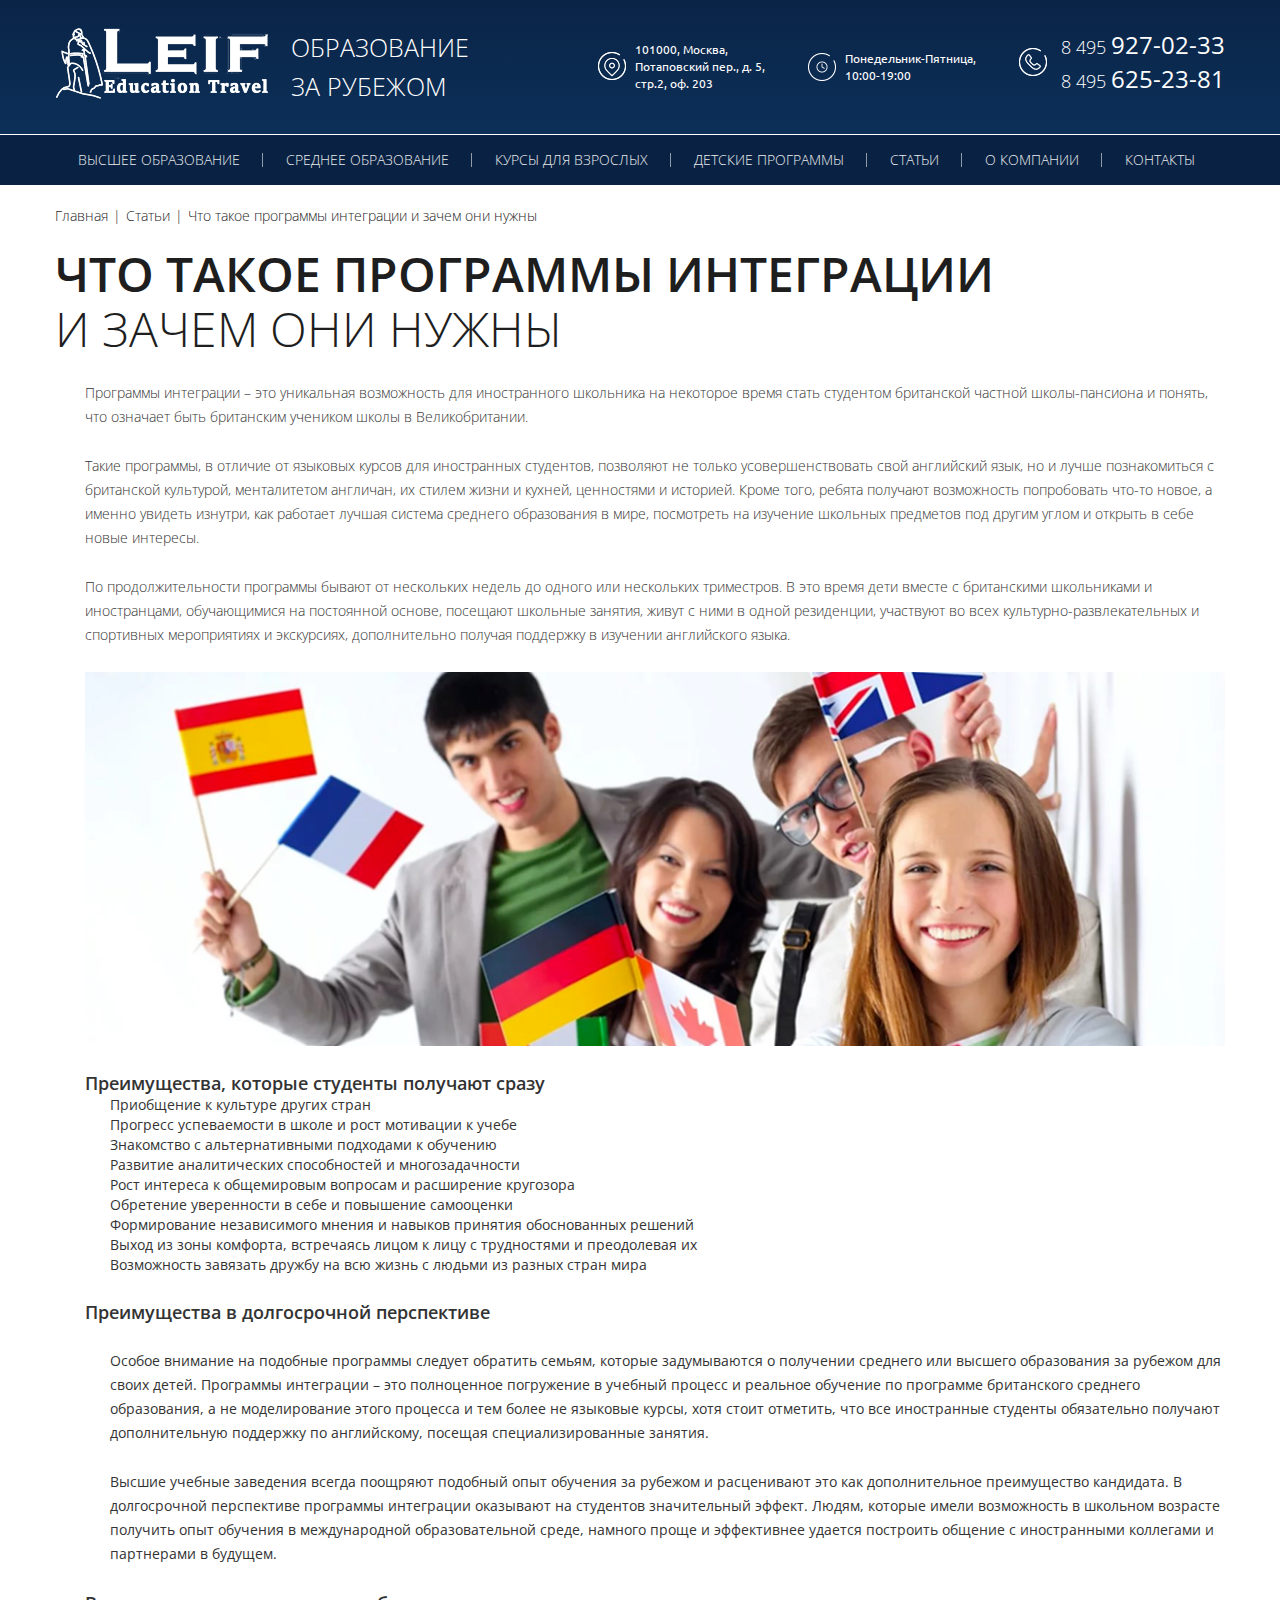
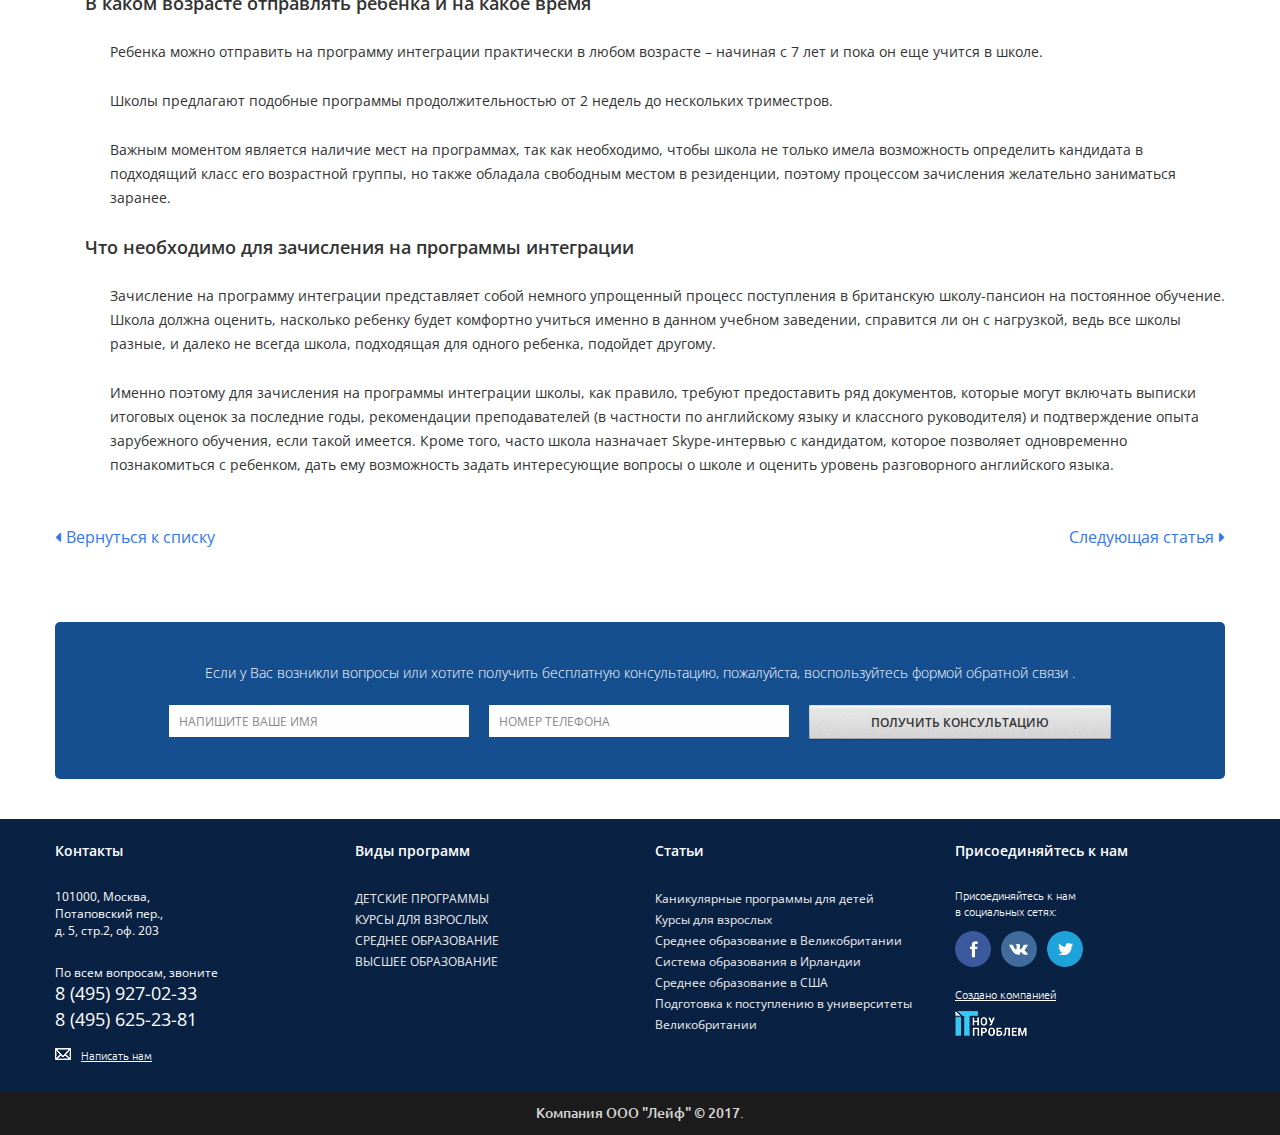
<file: app/newsfull.html>
<!DOCTYPE html>
<html lang="ru" class="no-js">
  <head>
    <meta charset="utf-8">
    <title>LEIF</title>
    <meta name="description" content="">
    <meta name="keywords" content="">
    <meta property="og:title" content="">
    <meta property="og:url" content="">
    <meta property="og:image" content="">
    <meta property="og:site_name" content="">
    <meta property="og:description" content="">
    <meta http-equiv="X-UA-Compatible" content="IE=edge">
    <meta name="viewport" content="width=device-width, initial-scale=1, maximum-scale=1">
    <meta property="og:image" content="path/to/image.jpg">
    <link rel="shortcut icon" href="img/favicon/favicon.png" type="image/x-icon">
    <link rel="apple-touch-icon" href="img/favicon/apple-touch-icon.png">
    <link rel="apple-touch-icon" sizes="72x72" href="img/favicon/apple-touch-icon-72x72.png">
    <link rel="apple-touch-icon" sizes="114x114" href="img/favicon/apple-touch-icon-114x114.png">
    <!-- RESET-->
    <style>html,body,div,span,applet,object,iframe,h1,h2,h3,h4,h5,h6,p,blockquote,pre,a,abbr,acronym,address,big,cite,code,del,dfn,em,img,ins,kbd,q,s,samp,small,strike,strong,sub,sup,tt,var,b,u,i,center,dl,dt,dd,ol,ul,li,fieldset,form,label,legend,table,caption,tbody,tfoot,thead,tr,th,td,article,aside,canvas,details,embed,figure,figcaption,footer,header,hgroup,menu,nav,output,ruby,section,summary,time,mark,audio,video{margin:0;padding:0;border:0;font-size:100%;font:inherit;vertical-align:baseline}article,aside,details,figcaption,figure,footer,header,hgroup,menu,nav,section{display:block}body{line-height:1}ol,ul{list-style:none}blockquote,q{quotes:none}blockquote:before,blockquote:after,q:before,q:after{content:'';content:none}table{border-collapse:collapse;border-spacing:0}</style>
    <!-- Load CSS, CSS Localstorage & WebFonts Main Function-->
    <style>html{font-family:sans-serif;-ms-text-size-adjust:100%;-webkit-text-size-adjust:100%}body{margin:0}article,aside,details,figcaption,figure,footer,header,hgroup,main,menu,nav,section,summary{display:block}audio,canvas,progress,video{display:inline-block;vertical-align:baseline}audio:not([controls]){display:none;height:0}[hidden],template{display:none}a{background-color:transparent}a:active,a:hover{outline:0}abbr[title]{border-bottom:1px dotted}b,strong{font-weight:bold}dfn{font-style:italic}h1{font-size:2em;margin:0.67em 0}mark{background:#ff0;color:#000}small{font-size:80%}sub,sup{font-size:75%;line-height:0;position:relative;vertical-align:baseline}sup{top:-0.5em}sub{bottom:-0.25em}img{border:0}svg:not(:root){overflow:hidden}figure{margin:1em 40px}hr{-moz-box-sizing:content-box;-webkit-box-sizing:content-box;box-sizing:content-box;height:0}pre{overflow:auto}code,kbd,pre,samp{font-family:monospace, monospace;font-size:1em}button,input,optgroup,select,textarea{color:inherit;font:inherit;margin:0}button{overflow:visible}button,select{text-transform:none}button,html input[type="button"],input[type="reset"],input[type="submit"]{-webkit-appearance:button;cursor:pointer}button[disabled],html input[disabled]{cursor:default}button::-moz-focus-inner,input::-moz-focus-inner{border:0;padding:0}input{line-height:normal}input[type="checkbox"],input[type="radio"]{-webkit-box-sizing:border-box;-moz-box-sizing:border-box;box-sizing:border-box;padding:0}input[type="number"]::-webkit-inner-spin-button,input[type="number"]::-webkit-outer-spin-button{height:auto}input[type="search"]{-webkit-appearance:textfield;-moz-box-sizing:content-box;-webkit-box-sizing:content-box;box-sizing:content-box}input[type="search"]::-webkit-search-cancel-button,input[type="search"]::-webkit-search-decoration{-webkit-appearance:none}fieldset{border:1px solid #c0c0c0;margin:0 2px;padding:0.35em 0.625em 0.75em}legend{border:0;padding:0}textarea{overflow:auto}optgroup{font-weight:bold}table{border-collapse:collapse;border-spacing:0}td,th{padding:0}*{-webkit-box-sizing:border-box;-moz-box-sizing:border-box;box-sizing:border-box}*:before,*:after{-webkit-box-sizing:border-box;-moz-box-sizing:border-box;box-sizing:border-box}html{font-size:10px;-webkit-tap-highlight-color:rgba(0,0,0,0)}body{font-family:"Helvetica Neue",Helvetica,Arial,sans-serif;font-size:14px;line-height:1.42857143;color:#333;background-color:#fff}input,button,select,textarea{font-family:inherit;font-size:inherit;line-height:inherit}a{color:#337ab7;text-decoration:none}a:hover,a:focus{color:#23527c;text-decoration:underline}a:focus{outline:thin dotted;outline:5px auto -webkit-focus-ring-color;outline-offset:-2px}figure{margin:0}img{vertical-align:middle}.img-responsive{display:block;max-width:100%;height:auto}.img-rounded{border-radius:6px}.img-thumbnail{padding:4px;line-height:1.42857143;background-color:#fff;border:1px solid #ddd;border-radius:4px;-webkit-transition:all .2s ease-in-out;-o-transition:all .2s ease-in-out;transition:all .2s ease-in-out;display:inline-block;max-width:100%;height:auto}.img-circle{border-radius:50%}hr{margin-top:20px;margin-bottom:20px;border:0;border-top:1px solid #eee}.sr-only{position:absolute;width:1px;height:1px;margin:-1px;padding:0;overflow:hidden;clip:rect(0, 0, 0, 0);border:0}.sr-only-focusable:active,.sr-only-focusable:focus{position:static;width:auto;height:auto;margin:0;overflow:visible;clip:auto}[role="button"]{cursor:pointer}.container{margin-right:auto;margin-left:auto;padding-left:15px;padding-right:15px}@media (min-width:768px){.container{width:750px}}@media (min-width:992px){.container{width:970px}}@media (min-width:1200px){.container{width:1170px}}.container-fluid{margin-right:auto;margin-left:auto;padding-left:15px;padding-right:15px}.row{margin-left:-15px;margin-right:-15px}.col-xs-1, .col-sm-1, .col-md-1, .col-lg-1, .col-xs-2, .col-sm-2, .col-md-2, .col-lg-2, .col-xs-3, .col-sm-3, .col-md-3, .col-lg-3, .col-xs-4, .col-sm-4, .col-md-4, .col-lg-4, .col-xs-5, .col-sm-5, .col-md-5, .col-lg-5, .col-xs-6, .col-sm-6, .col-md-6, .col-lg-6, .col-xs-7, .col-sm-7, .col-md-7, .col-lg-7, .col-xs-8, .col-sm-8, .col-md-8, .col-lg-8, .col-xs-9, .col-sm-9, .col-md-9, .col-lg-9, .col-xs-10, .col-sm-10, .col-md-10, .col-lg-10, .col-xs-11, .col-sm-11, .col-md-11, .col-lg-11, .col-xs-12, .col-sm-12, .col-md-12, .col-lg-12{position:relative;min-height:1px;padding-left:15px;padding-right:15px}.col-xs-1, .col-xs-2, .col-xs-3, .col-xs-4, .col-xs-5, .col-xs-6, .col-xs-7, .col-xs-8, .col-xs-9, .col-xs-10, .col-xs-11, .col-xs-12{float:left}.col-xs-12{width:100%}.col-xs-11{width:91.66666667%}.col-xs-10{width:83.33333333%}.col-xs-9{width:75%}.col-xs-8{width:66.66666667%}.col-xs-7{width:58.33333333%}.col-xs-6{width:50%}.col-xs-5{width:41.66666667%}.col-xs-4{width:33.33333333%}.col-xs-3{width:25%}.col-xs-2{width:16.66666667%}.col-xs-1{width:8.33333333%}.col-xs-pull-12{right:100%}.col-xs-pull-11{right:91.66666667%}.col-xs-pull-10{right:83.33333333%}.col-xs-pull-9{right:75%}.col-xs-pull-8{right:66.66666667%}.col-xs-pull-7{right:58.33333333%}.col-xs-pull-6{right:50%}.col-xs-pull-5{right:41.66666667%}.col-xs-pull-4{right:33.33333333%}.col-xs-pull-3{right:25%}.col-xs-pull-2{right:16.66666667%}.col-xs-pull-1{right:8.33333333%}.col-xs-pull-0{right:auto}.col-xs-push-12{left:100%}.col-xs-push-11{left:91.66666667%}.col-xs-push-10{left:83.33333333%}.col-xs-push-9{left:75%}.col-xs-push-8{left:66.66666667%}.col-xs-push-7{left:58.33333333%}.col-xs-push-6{left:50%}.col-xs-push-5{left:41.66666667%}.col-xs-push-4{left:33.33333333%}.col-xs-push-3{left:25%}.col-xs-push-2{left:16.66666667%}.col-xs-push-1{left:8.33333333%}.col-xs-push-0{left:auto}.col-xs-offset-12{margin-left:100%}.col-xs-offset-11{margin-left:91.66666667%}.col-xs-offset-10{margin-left:83.33333333%}.col-xs-offset-9{margin-left:75%}.col-xs-offset-8{margin-left:66.66666667%}.col-xs-offset-7{margin-left:58.33333333%}.col-xs-offset-6{margin-left:50%}.col-xs-offset-5{margin-left:41.66666667%}.col-xs-offset-4{margin-left:33.33333333%}.col-xs-offset-3{margin-left:25%}.col-xs-offset-2{margin-left:16.66666667%}.col-xs-offset-1{margin-left:8.33333333%}.col-xs-offset-0{margin-left:0}@media (min-width:768px){.col-sm-1, .col-sm-2, .col-sm-3, .col-sm-4, .col-sm-5, .col-sm-6, .col-sm-7, .col-sm-8, .col-sm-9, .col-sm-10, .col-sm-11, .col-sm-12{float:left}.col-sm-12{width:100%}.col-sm-11{width:91.66666667%}.col-sm-10{width:83.33333333%}.col-sm-9{width:75%}.col-sm-8{width:66.66666667%}.col-sm-7{width:58.33333333%}.col-sm-6{width:50%}.col-sm-5{width:41.66666667%}.col-sm-4{width:33.33333333%}.col-sm-3{width:25%}.col-sm-2{width:16.66666667%}.col-sm-1{width:8.33333333%}.col-sm-pull-12{right:100%}.col-sm-pull-11{right:91.66666667%}.col-sm-pull-10{right:83.33333333%}.col-sm-pull-9{right:75%}.col-sm-pull-8{right:66.66666667%}.col-sm-pull-7{right:58.33333333%}.col-sm-pull-6{right:50%}.col-sm-pull-5{right:41.66666667%}.col-sm-pull-4{right:33.33333333%}.col-sm-pull-3{right:25%}.col-sm-pull-2{right:16.66666667%}.col-sm-pull-1{right:8.33333333%}.col-sm-pull-0{right:auto}.col-sm-push-12{left:100%}.col-sm-push-11{left:91.66666667%}.col-sm-push-10{left:83.33333333%}.col-sm-push-9{left:75%}.col-sm-push-8{left:66.66666667%}.col-sm-push-7{left:58.33333333%}.col-sm-push-6{left:50%}.col-sm-push-5{left:41.66666667%}.col-sm-push-4{left:33.33333333%}.col-sm-push-3{left:25%}.col-sm-push-2{left:16.66666667%}.col-sm-push-1{left:8.33333333%}.col-sm-push-0{left:auto}.col-sm-offset-12{margin-left:100%}.col-sm-offset-11{margin-left:91.66666667%}.col-sm-offset-10{margin-left:83.33333333%}.col-sm-offset-9{margin-left:75%}.col-sm-offset-8{margin-left:66.66666667%}.col-sm-offset-7{margin-left:58.33333333%}.col-sm-offset-6{margin-left:50%}.col-sm-offset-5{margin-left:41.66666667%}.col-sm-offset-4{margin-left:33.33333333%}.col-sm-offset-3{margin-left:25%}.col-sm-offset-2{margin-left:16.66666667%}.col-sm-offset-1{margin-left:8.33333333%}.col-sm-offset-0{margin-left:0}}@media (min-width:992px){.col-md-1, .col-md-2, .col-md-3, .col-md-4, .col-md-5, .col-md-6, .col-md-7, .col-md-8, .col-md-9, .col-md-10, .col-md-11, .col-md-12{float:left}.col-md-12{width:100%}.col-md-11{width:91.66666667%}.col-md-10{width:83.33333333%}.col-md-9{width:75%}.col-md-8{width:66.66666667%}.col-md-7{width:58.33333333%}.col-md-6{width:50%}.col-md-5{width:41.66666667%}.col-md-4{width:33.33333333%}.col-md-3{width:25%}.col-md-2{width:16.66666667%}.col-md-1{width:8.33333333%}.col-md-pull-12{right:100%}.col-md-pull-11{right:91.66666667%}.col-md-pull-10{right:83.33333333%}.col-md-pull-9{right:75%}.col-md-pull-8{right:66.66666667%}.col-md-pull-7{right:58.33333333%}.col-md-pull-6{right:50%}.col-md-pull-5{right:41.66666667%}.col-md-pull-4{right:33.33333333%}.col-md-pull-3{right:25%}.col-md-pull-2{right:16.66666667%}.col-md-pull-1{right:8.33333333%}.col-md-pull-0{right:auto}.col-md-push-12{left:100%}.col-md-push-11{left:91.66666667%}.col-md-push-10{left:83.33333333%}.col-md-push-9{left:75%}.col-md-push-8{left:66.66666667%}.col-md-push-7{left:58.33333333%}.col-md-push-6{left:50%}.col-md-push-5{left:41.66666667%}.col-md-push-4{left:33.33333333%}.col-md-push-3{left:25%}.col-md-push-2{left:16.66666667%}.col-md-push-1{left:8.33333333%}.col-md-push-0{left:auto}.col-md-offset-12{margin-left:100%}.col-md-offset-11{margin-left:91.66666667%}.col-md-offset-10{margin-left:83.33333333%}.col-md-offset-9{margin-left:75%}.col-md-offset-8{margin-left:66.66666667%}.col-md-offset-7{margin-left:58.33333333%}.col-md-offset-6{margin-left:50%}.col-md-offset-5{margin-left:41.66666667%}.col-md-offset-4{margin-left:33.33333333%}.col-md-offset-3{margin-left:25%}.col-md-offset-2{margin-left:16.66666667%}.col-md-offset-1{margin-left:8.33333333%}.col-md-offset-0{margin-left:0}}@media (min-width:1200px){.col-lg-1, .col-lg-2, .col-lg-3, .col-lg-4, .col-lg-5, .col-lg-6, .col-lg-7, .col-lg-8, .col-lg-9, .col-lg-10, .col-lg-11, .col-lg-12{float:left}.col-lg-12{width:100%}.col-lg-11{width:91.66666667%}.col-lg-10{width:83.33333333%}.col-lg-9{width:75%}.col-lg-8{width:66.66666667%}.col-lg-7{width:58.33333333%}.col-lg-6{width:50%}.col-lg-5{width:41.66666667%}.col-lg-4{width:33.33333333%}.col-lg-3{width:25%}.col-lg-2{width:16.66666667%}.col-lg-1{width:8.33333333%}.col-lg-pull-12{right:100%}.col-lg-pull-11{right:91.66666667%}.col-lg-pull-10{right:83.33333333%}.col-lg-pull-9{right:75%}.col-lg-pull-8{right:66.66666667%}.col-lg-pull-7{right:58.33333333%}.col-lg-pull-6{right:50%}.col-lg-pull-5{right:41.66666667%}.col-lg-pull-4{right:33.33333333%}.col-lg-pull-3{right:25%}.col-lg-pull-2{right:16.66666667%}.col-lg-pull-1{right:8.33333333%}.col-lg-pull-0{right:auto}.col-lg-push-12{left:100%}.col-lg-push-11{left:91.66666667%}.col-lg-push-10{left:83.33333333%}.col-lg-push-9{left:75%}.col-lg-push-8{left:66.66666667%}.col-lg-push-7{left:58.33333333%}.col-lg-push-6{left:50%}.col-lg-push-5{left:41.66666667%}.col-lg-push-4{left:33.33333333%}.col-lg-push-3{left:25%}.col-lg-push-2{left:16.66666667%}.col-lg-push-1{left:8.33333333%}.col-lg-push-0{left:auto}.col-lg-offset-12{margin-left:100%}.col-lg-offset-11{margin-left:91.66666667%}.col-lg-offset-10{margin-left:83.33333333%}.col-lg-offset-9{margin-left:75%}.col-lg-offset-8{margin-left:66.66666667%}.col-lg-offset-7{margin-left:58.33333333%}.col-lg-offset-6{margin-left:50%}.col-lg-offset-5{margin-left:41.66666667%}.col-lg-offset-4{margin-left:33.33333333%}.col-lg-offset-3{margin-left:25%}.col-lg-offset-2{margin-left:16.66666667%}.col-lg-offset-1{margin-left:8.33333333%}.col-lg-offset-0{margin-left:0}}.clearfix:before,.clearfix:after,.container:before,.container:after,.container-fluid:before,.container-fluid:after,.row:before,.row:after{content:" ";display:table}.clearfix:after,.container:after,.container-fluid:after,.row:after{clear:both}.center-block{display:block;margin-left:auto;margin-right:auto}.pull-right{float:right !important}.pull-left{float:left !important}.hide{display:none !important}.show{display:block !important}.invisible{visibility:hidden}.text-hide{font:0/0 a;color:transparent;text-shadow:none;background-color:transparent;border:0}.hidden{display:none !important}.affix{position:fixed}@-ms-viewport{width:device-width}.visible-xs,.visible-sm,.visible-md,.visible-lg{display:none !important}.visible-xs-block,.visible-xs-inline,.visible-xs-inline-block,.visible-sm-block,.visible-sm-inline,.visible-sm-inline-block,.visible-md-block,.visible-md-inline,.visible-md-inline-block,.visible-lg-block,.visible-lg-inline,.visible-lg-inline-block{display:none !important}@media (max-width:767px){.visible-xs{display:block !important}table.visible-xs{display:table}tr.visible-xs{display:table-row !important}th.visible-xs,td.visible-xs{display:table-cell !important}}@media (max-width:767px){.visible-xs-block{display:block !important}}@media (max-width:767px){.visible-xs-inline{display:inline !important}}@media (max-width:767px){.visible-xs-inline-block{display:inline-block !important}}@media (min-width:768px) and (max-width:991px){.visible-sm{display:block !important}table.visible-sm{display:table}tr.visible-sm{display:table-row !important}th.visible-sm,td.visible-sm{display:table-cell !important}}@media (min-width:768px) and (max-width:991px){.visible-sm-block{display:block !important}}@media (min-width:768px) and (max-width:991px){.visible-sm-inline{display:inline !important}}@media (min-width:768px) and (max-width:991px){.visible-sm-inline-block{display:inline-block !important}}@media (min-width:992px) and (max-width:1199px){.visible-md{display:block !important}table.visible-md{display:table}tr.visible-md{display:table-row !important}th.visible-md,td.visible-md{display:table-cell !important}}@media (min-width:992px) and (max-width:1199px){.visible-md-block{display:block !important}}@media (min-width:992px) and (max-width:1199px){.visible-md-inline{display:inline !important}}@media (min-width:992px) and (max-width:1199px){.visible-md-inline-block{display:inline-block !important}}@media (min-width:1200px){.visible-lg{display:block !important}table.visible-lg{display:table}tr.visible-lg{display:table-row !important}th.visible-lg,td.visible-lg{display:table-cell !important}}@media (min-width:1200px){.visible-lg-block{display:block !important}}@media (min-width:1200px){.visible-lg-inline{display:inline !important}}@media (min-width:1200px){.visible-lg-inline-block{display:inline-block !important}}@media (max-width:767px){.hidden-xs{display:none !important}}@media (min-width:768px) and (max-width:991px){.hidden-sm{display:none !important}}@media (min-width:992px) and (max-width:1199px){.hidden-md{display:none !important}}@media (min-width:1200px){.hidden-lg{display:none !important}}.visible-print{display:none !important}@media print{.visible-print{display:block !important}table.visible-print{display:table}tr.visible-print{display:table-row !important}th.visible-print,td.visible-print{display:table-cell !important}}.visible-print-block{display:none !important}@media print{.visible-print-block{display:block !important}}.visible-print-inline{display:none !important}@media print{.visible-print-inline{display:inline !important}}.visible-print-inline-block{display:none !important}@media print{.visible-print-inline-block{display:inline-block !important}}@media print{.hidden-print{display:none !important}}</style>
    <!-- Bootstrap-->
    <script>!function(e){"use strict";function t(e,t,n){e.addEventListener?e.addEventListener(t,n,!1):e.attachEvent&&e.attachEvent("on"+t,n)}function n(t,n){return e.localStorage&&localStorage[t+"_content"]&&localStorage[t+"_file"]===n}function a(t,a){if(e.localStorage&&e.XMLHttpRequest)n(t,a)?o(localStorage[t+"_content"]):l(t,a);else{var s=r.createElement("link");s.href=a,s.id=t,s.rel="stylesheet",s.type="text/css",r.getElementsByTagName("head")[0].appendChild(s),r.cookie=t}}function l(e,t){var n=new XMLHttpRequest;n.open("GET",t,!0),n.onreadystatechange=function(){4===n.readyState&&200===n.status&&(o(n.responseText),localStorage[e+"_content"]=n.responseText,localStorage[e+"_file"]=t)},n.send()}function o(e){var t=r.createElement("style");t.setAttribute("type","text/css"),r.getElementsByTagName("head")[0].appendChild(t),t.styleSheet?t.styleSheet.cssText=e:t.innerHTML=e}var r=e.document;e.loadCSS=function(e,t,n){var a,l=r.createElement("link");if(t)a=t;else{var o;o=r.querySelectorAll?r.querySelectorAll("style,link[rel=stylesheet],script"):(r.body||r.getElementsByTagName("head")[0]).childNodes,a=o[o.length-1]}var s=r.styleSheets;l.rel="stylesheet",l.href=e,l.media="only x",a.parentNode.insertBefore(l,t?a:a.nextSibling);var c=function(e){for(var t=l.href,n=s.length;n--;)if(s[n].href===t)return e();setTimeout(function(){c(e)})};return l.onloadcssdefined=c,c(function(){l.media=n||"all"}),l},e.loadLocalStorageCSS=function(l,o){n(l,o)||r.cookie.indexOf(l)>-1?a(l,o):t(e,"load",function(){a(l,o)})}}(this);</script>
    <link rel="stylesheet" href="css/header.css">
    <!-- Load CSS Start-->
    <script>loadCSS( "css/main.css?ver=1.0.0", false, "all" );</script>
    <!-- Load CSS End-->
    <!-- Load CSS Compiled without JS-->
    <noscript>
      <link rel="stylesheet" href="css/main.css">
    </noscript>
  </head>
  <body>
    <div class="header-top header-top-mod">
      <div class="header-blue">
        <div class="inner">
          <div class="container-fluid">
            <div class="row">
              <div class="col-lg-5"><a href="#" class="logo clearfix"><img src="img/raster/logo.png"><span>образование<br>за рубежом</span></a></div>
              <div class="col-lg-7">
                <div class="head-items clearfix">
                  <div class="header-top-item header-top-item-1"><i class="icon iconlogo1"></i>
                    <p>101000, Москва,<br>Потаповский пер., д. 5,<br>стр.2, оф. 203</p>
                  </div>
                  <div class="header-top-item header-top-item-2"><i class="icon iconlogo2"></i>
                    <p>Понедельник-Пятница,<br>10:00-19:00</p>
                  </div>
                  <div class="header-top-item header-top-item-3"><i class="icon iconlogo3"></i>
                    <p>8 495<span>927-02-33</span><br>8 495<span>625-23-81</span></p>
                  </div>
                </div>
              </div>
            </div>
          </div>
        </div>
      </div>
      <div class="header-mnu">
        <div class="inner">
          <div class="container-fluid">
            <div class="row">
              <div class="col-md-12">
                <ul class="h-mn">
                  <li><a href="#">ВЫСШЕЕ ОБРАЗОВАНИЕ</a></li>
                  <li><a href="#">СРЕДНЕЕ ОБРАЗОВАНИЕ</a></li>
                  <li><a href="#">КУРСЫ ДЛЯ ВЗРОСЛЫХ</a></li>
                  <li><a href="#">ДЕТСКИЕ ПРОГРАММЫ</a></li>
                  <li><a href="#">СТАТЬИ</a></li>
                  <li><a href="#">О КОМПАНИИ</a></li>
                  <li><a href="#">КОНТАКТЫ</a></li>
                </ul>
                <div class="hamburger hamburger--spin">
                  <div class="hamburger-box">
                    <div class="hamburger-inner"></div>
                  </div>
                </div>
              </div>
            </div>
          </div>
        </div>
      </div>
    </div>
    <section class="content">
      <div class="inner">
        <div class="container-fluid">
          <div class="row">
            <div class="col-md-12">
              <div class="bread-crumbs"><a href="#">Главная</a><span>|</span><a href="#">Статьи</a><span>|</span><a href="#">Что такое программы интеграции и зачем они нужны</a></div>
              <h2>Что такое программы интеграции<br><span> и зачем они нужны</span></h2>
              <div class="content-inner">
                <p>Программы интеграции – это уникальная возможность для иностранного школьника на некоторое время стать студентом британской частной школы-пансиона и понять, что означает быть британским учеником школы в Великобритании.</p>
                <p>Такие программы, в отличие от языковых курсов для иностранных студентов, позволяют не только усовершенствовать свой английский язык, но и лучше познакомиться с британской культурой, менталитетом англичан, их стилем жизни и кухней, ценностями и историей. Кроме того, ребята получают возможность попробовать что-то новое, а именно увидеть изнутри, как работает лучшая система среднего образования в мире, посмотреть на изучение школьных предметов под другим углом и открыть в себе новые интересы.</p>
                <p>По продолжительности программы бывают от нескольких недель до одного или нескольких триместров. В это время дети вместе с британскими школьниками и иностранцами, обучающимися на постоянной основе, посещают школьные занятия, живут с ними в одной резиденции, участвуют во всех культурно-развлекательных и спортивных мероприятиях и экскурсиях, дополнительно получая поддержку в изучении английского языка.</p><img src="img/raster/full.png">
                <h6>Преимущества, которые студенты получают сразу</h6>
                <div class="content-inner-block">
                  <ul>
                    <li>Приобщение к культуре других стран</li>
                    <li>Прогресс успеваемости в школе и рост мотивации к учебе</li>
                    <li>Знакомство с альтернативными подходами к обучению</li>
                    <li>Развитие аналитических способностей и многозадачности</li>
                    <li>Рост интереса к общемировым вопросам и расширение кругозора</li>
                    <li>Обретение уверенности в себе и повышение самооценки</li>
                    <li>Формирование независимого мнения и навыков принятия обоснованных решений</li>
                    <li>Выход из зоны комфорта, встречаясь лицом к лицу с трудностями и преодолевая их</li>
                    <li>Возможность завязать дружбу на всю жизнь с людьми из разных стран мира</li>
                  </ul>
                </div>
                <h6>Преимущества в долгосрочной перспективе
                  <div class="content-inner-block">
                    <p>Особое внимание на подобные программы следует обратить семьям, которые задумываются о получении среднего или высшего образования за рубежом для своих детей. Программы интеграции – это полноценное погружение в учебный процесс и реальное обучение по программе британского среднего образования, а не моделирование этого процесса и тем более не языковые курсы, хотя стоит отметить, что все иностранные студенты обязательно получают дополнительную поддержку по английскому, посещая специализированные занятия.</p>
                    <p>Высшие учебные заведения всегда поощряют подобный опыт обучения за рубежом и расценивают это как дополнительное преимущество кандидата. В долгосрочной перспективе программы интеграции оказывают на студентов значительный эффект. Людям, которые имели возможность в школьном возрасте получить опыт обучения в международной образовательной среде, намного проще и эффективнее удается построить общение с иностранными коллегами и партнерами в будущем.</p>
                  </div>
                </h6>
                <h6>В каком возрасте отправлять ребенка и на какое время
                  <div class="content-inner-block">
                    <p>Ребенка можно отправить на программу интеграции практически в любом возрасте – начиная с 7 лет и пока он еще учится в школе.</p>
                    <p>Школы предлагают подобные программы продолжительностью от 2 недель до нескольких триместров.</p>
                    <p>Важным моментом является наличие мест на программах, так как необходимо, чтобы школа не только имела возможность определить кандидата в подходящий класс его возрастной группы, но также обладала свободным местом в резиденции, поэтому процессом зачисления желательно заниматься заранее.</p>
                  </div>
                </h6>
                <h6>Что необходимо для зачисления на программы интеграции
                  <div class="content-inner-block">
                    <p>Зачисление на программу интеграции представляет собой немного упрощенный процесс поступления в британскую школу-пансион на постоянное обучение. Школа должна оценить, насколько ребенку будет комфортно учиться именно в данном учебном заведении, справится ли он с нагрузкой, ведь все школы разные, и далеко не всегда школа, подходящая для одного ребенка, подойдет другому.</p>
                    <p>Именно поэтому для зачисления на программы интеграции школы, как правило, требуют предоставить ряд документов, которые могут включать выписки итоговых оценок за последние годы, рекомендации преподавателей (в частности по английскому языку и классного руководителя) и подтверждение опыта зарубежного обучения, если такой имеется. Кроме того, часто школа назначает Skype-интервью с кандидатом, которое позволяет одновременно познакомиться с ребенком, дать ему возможность задать интересующие вопросы о школе и оценить уровень разговорного английского языка.</p>
                  </div>
                </h6>
              </div>
              <div class="news-nav clearfix"><a href="#" class="news-nav-a news-nav-a-left"><i class="fa fa-caret-left"></i><span>Вернуться к списку</span></a><a href="#" class="news-nav-a news-nav-a-right"><span>Следующая статья</span><i class="fa fa-caret-right"></i></a></div>
            </div>
          </div>
          <div class="row">
            <div class="col-md-12">
              <div class="form-blue form-block">
                <p>Если у Вас возникли вопросы или хотите получить бесплатную консультацию, пожалуйста, воспользуйтесь формой обратной связи .</p>
                <form class="form-shake">
                  <div class="field">
                    <input type="text" name="name" placeholder="напишите Ваше имя" required>
                  </div>
                  <div class="field">
                    <input type="text" name="phone" placeholder="номер телефона" required>
                  </div>
                  <button name="send" class="btn btn-form">Получить консультацию</button>
                </form>
              </div>
            </div>
          </div>
        </div>
      </div>
    </section>
    <footer>
      <div class="inner">
        <div class="footer-1">
          <div class="container-fluid">
            <div class="row">
              <div class="col-sm-3">
                <div class="footer-item">
                  <h6>Контакты</h6>
                  <p>101000, Москва,<br>Потаповский пер.,<br>д. 5, стр.2, оф. 203</p>
                  <p>По всем вопросам, звоните<br><span>8 (495) 927-02-33<br>8 (495) 625-23-81</span></p><a href="#" class="a-foot a-marg"><i class="icon icon-mail"></i><span>Написать нам</span></a>
                </div>
              </div>
              <div class="col-sm-3">
                <div class="footer-item">
                  <h6>Виды программ</h6>
                  <ul>
                    <li><a href="#">ДЕТСКИЕ ПРОГРАММЫ</a></li>
                    <li><a href="#">КУРСЫ ДЛЯ ВЗРОСЛЫХ</a></li>
                    <li><a href="#">СРЕДНЕЕ ОБРАЗОВАНИЕ</a></li>
                    <li><a href="#">ВЫСШЕЕ ОБРАЗОВАНИЕ</a></li>
                  </ul>
                </div>
              </div>
              <div class="col-sm-3">
                <div class="footer-item">
                  <h6>Статьи</h6>
                  <ul>
                    <li><a href="#">Каникулярные программы для детей</a></li>
                    <li><a href="#">Курсы для взрослых</a></li>
                    <li><a href="#">Среднее образование в Великобритании</a></li>
                    <li><a href="#">Система образования в Ирландии</a></li>
                    <li><a href="#">Среднее образование в США</a></li>
                    <li><a href="#">Подготовка к поступлению в университеты Великобритании</a></li>
                  </ul>
                </div>
              </div>
              <div class="col-sm-3">
                <div class="footer-item">
                  <h6>Присоединяйтесь к нам</h6>
                  <p class="p-thin">Присоединяйтесь к нам<br>в социальных сетях:</p>
                  <div class="social"><a href="#"><i class="icon icon-fb"></i></a><a href="#"><i class="icon icon-vk"></i></a><a href="#"><i class="icon icon-tw"></i></a></div><a href="#" class="a-foot">Создано компанией</a>
                  <div class="test-block"></div><a href="#"><i class="icon icon-logo-f"></i></a>
                </div>
              </div>
            </div>
          </div>
        </div>
        <div class="footer-2">
          <div class="container-fluid">
            <div class="row">
              <div class="col-sm-3 col-xs-12">
                <div class="footer-item">
                  <h6>Контакты</h6>
                  <p>101000, Москва,<br>Потаповский пер.,<br>д. 5, стр.2, оф. 203</p>
                  <p>По всем вопросам, звоните<br><span>8 (495) 927-02-33<br>8 (495) 625-23-81</span></p><a href="#" class="a-foot a-marg"><i class="icon icon-mail"></i><span>Написать нам</span></a>
                </div>
              </div>
              <div class="col-sm-3 col-xs-12">
                <div class="footer-item">
                  <h6>Виды программ</h6>
                  <ul>
                    <li><a href="#">ДЕТСКИЕ ПРОГРАММЫ</a></li>
                    <li><a href="#">КУРСЫ ДЛЯ ВЗРОСЛЫХ</a></li>
                    <li><a href="#">СРЕДНЕЕ ОБРАЗОВАНИЕ</a></li>
                    <li><a href="#">ВЫСШЕЕ ОБРАЗОВАНИЕ</a></li>
                  </ul>
                </div>
              </div>
            </div>
            <div class="row">
              <div class="col-sm-3 col-xs-12">
                <div class="footer-item">
                  <h6>Статьи</h6>
                  <ul>
                    <li><a href="#">Каникулярные программы для детей</a></li>
                    <li><a href="#">Курсы для взрослых</a></li>
                    <li><a href="#">Среднее образование в Великобритании</a></li>
                    <li><a href="#">Система образования в Ирландии</a></li>
                    <li><a href="#">Среднее образование в США</a></li>
                    <li><a href="#">Подготовка к поступлению в университеты Великобритании</a></li>
                  </ul>
                </div>
              </div>
              <div class="col-sm-3 col-xs-12">
                <div class="footer-item">
                  <h6>Присоединяйтесь к нам</h6>
                  <p class="p-thin">Присоединяйтесь к нам<br>в социальных сетях:</p>
                  <div class="social"><a href="#"><i class="icon icon-fb"></i></a><a href="#"><i class="icon icon-vk"></i></a><a href="#"><i class="icon icon-tw"></i></a></div><a href="#" class="a-foot">Создано компанией</a>
                  <div class="test-block"></div><a href="#"><i class="icon icon-logo-f"></i></a>
                </div>
              </div>
            </div>
          </div>
        </div>
      </div>
      <div class="bot-line">
        <div class="container-fluid">
          <div class="row">
            <div class="col-md-12">
              <p>Компания ООО "Лейф"  © 2017.</p>
            </div>
          </div>
        </div>
      </div>
    </footer>
    <script>
      var scr = {"scripts":[
          {"src" : "js/libs.js", "async" : false},
          {"src" : "js/common.js", "async" : false}
      ]};!function(t,n,r){"use strict";var c=function(t){if("[object Array]"!==Object.prototype.toString.call(t))return!1;for(var r=0;r<t.length;r++){var c=n.createElement("script"),e=t[r];c.src=e.src,c.async=e.async,n.body.appendChild(c)}return!0};t.addEventListener?t.addEventListener("load",function(){c(r.scripts);},!1):t.attachEvent?t.attachEvent("onload",function(){c(r.scripts)}):t.onload=function(){c(r.scripts)}}(window,document,scr);
      // Load Scripts End
    </script>
  </body>
</html>
</file>
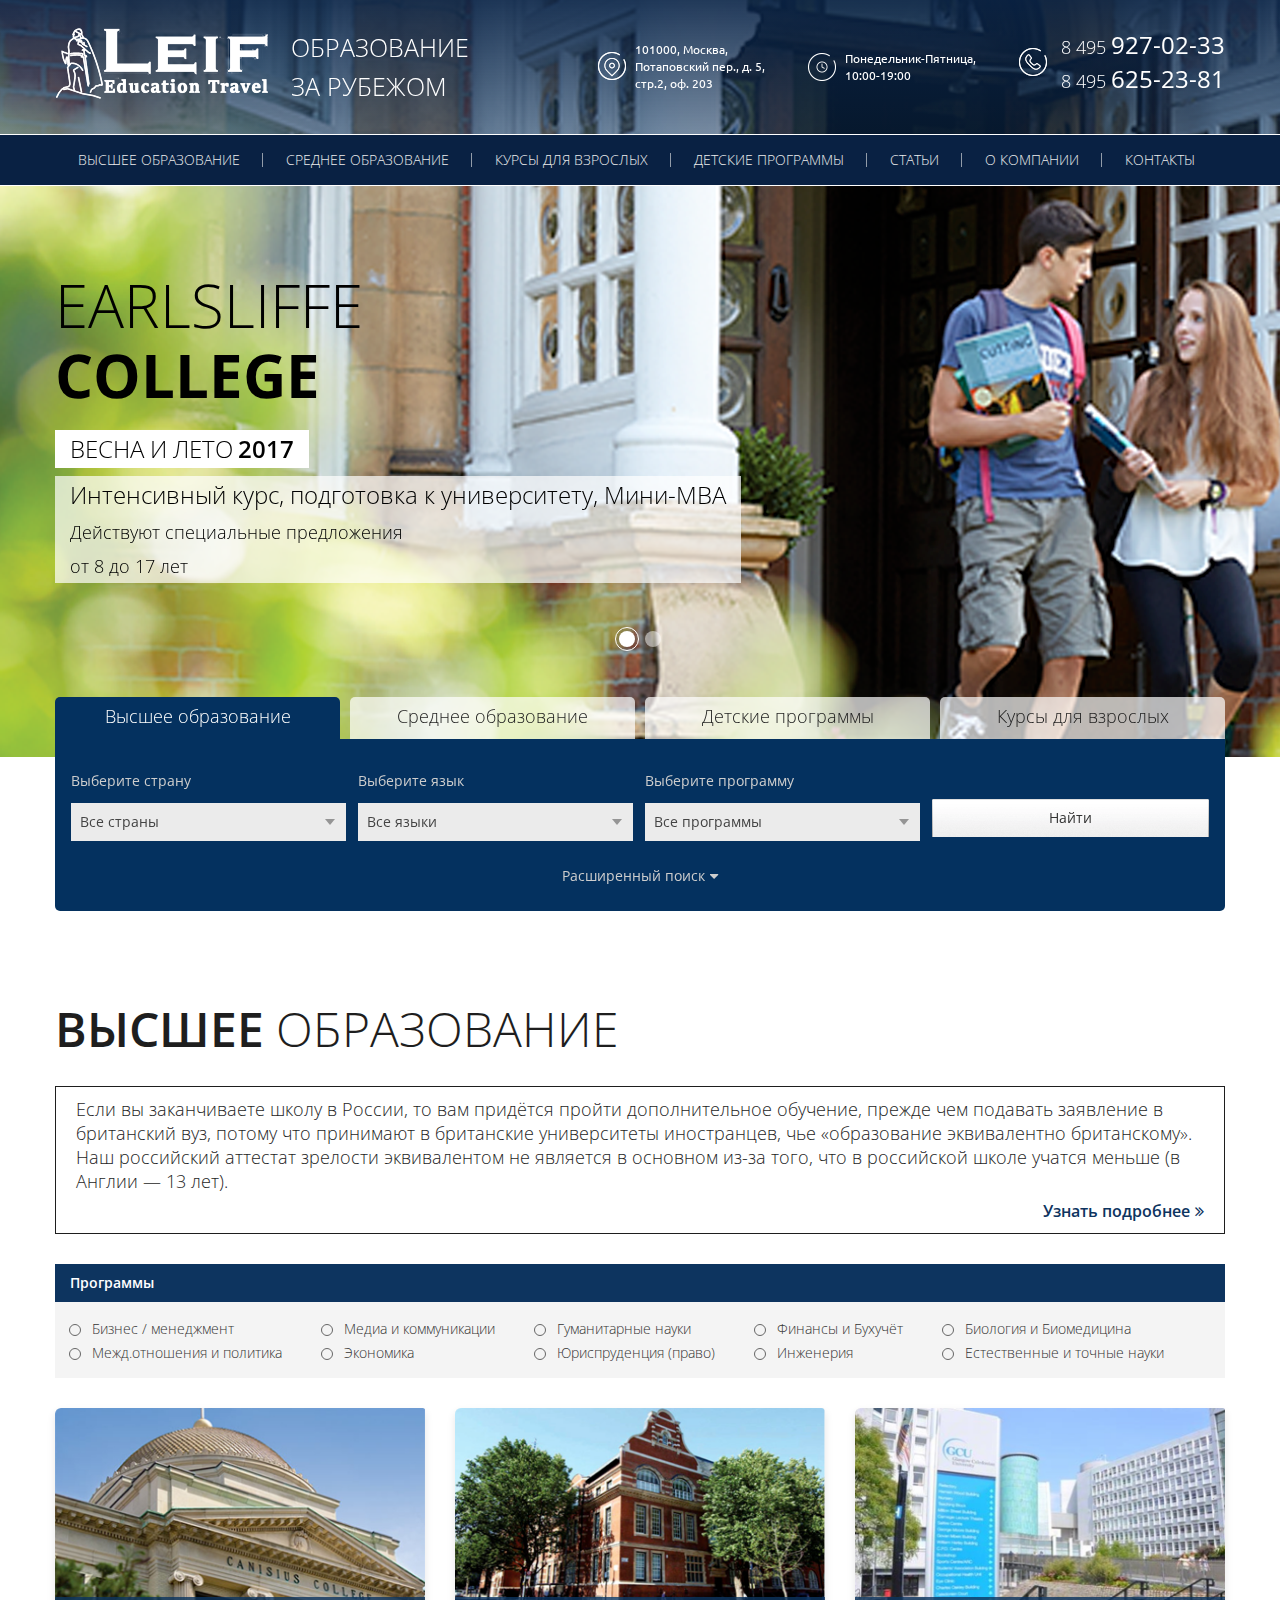
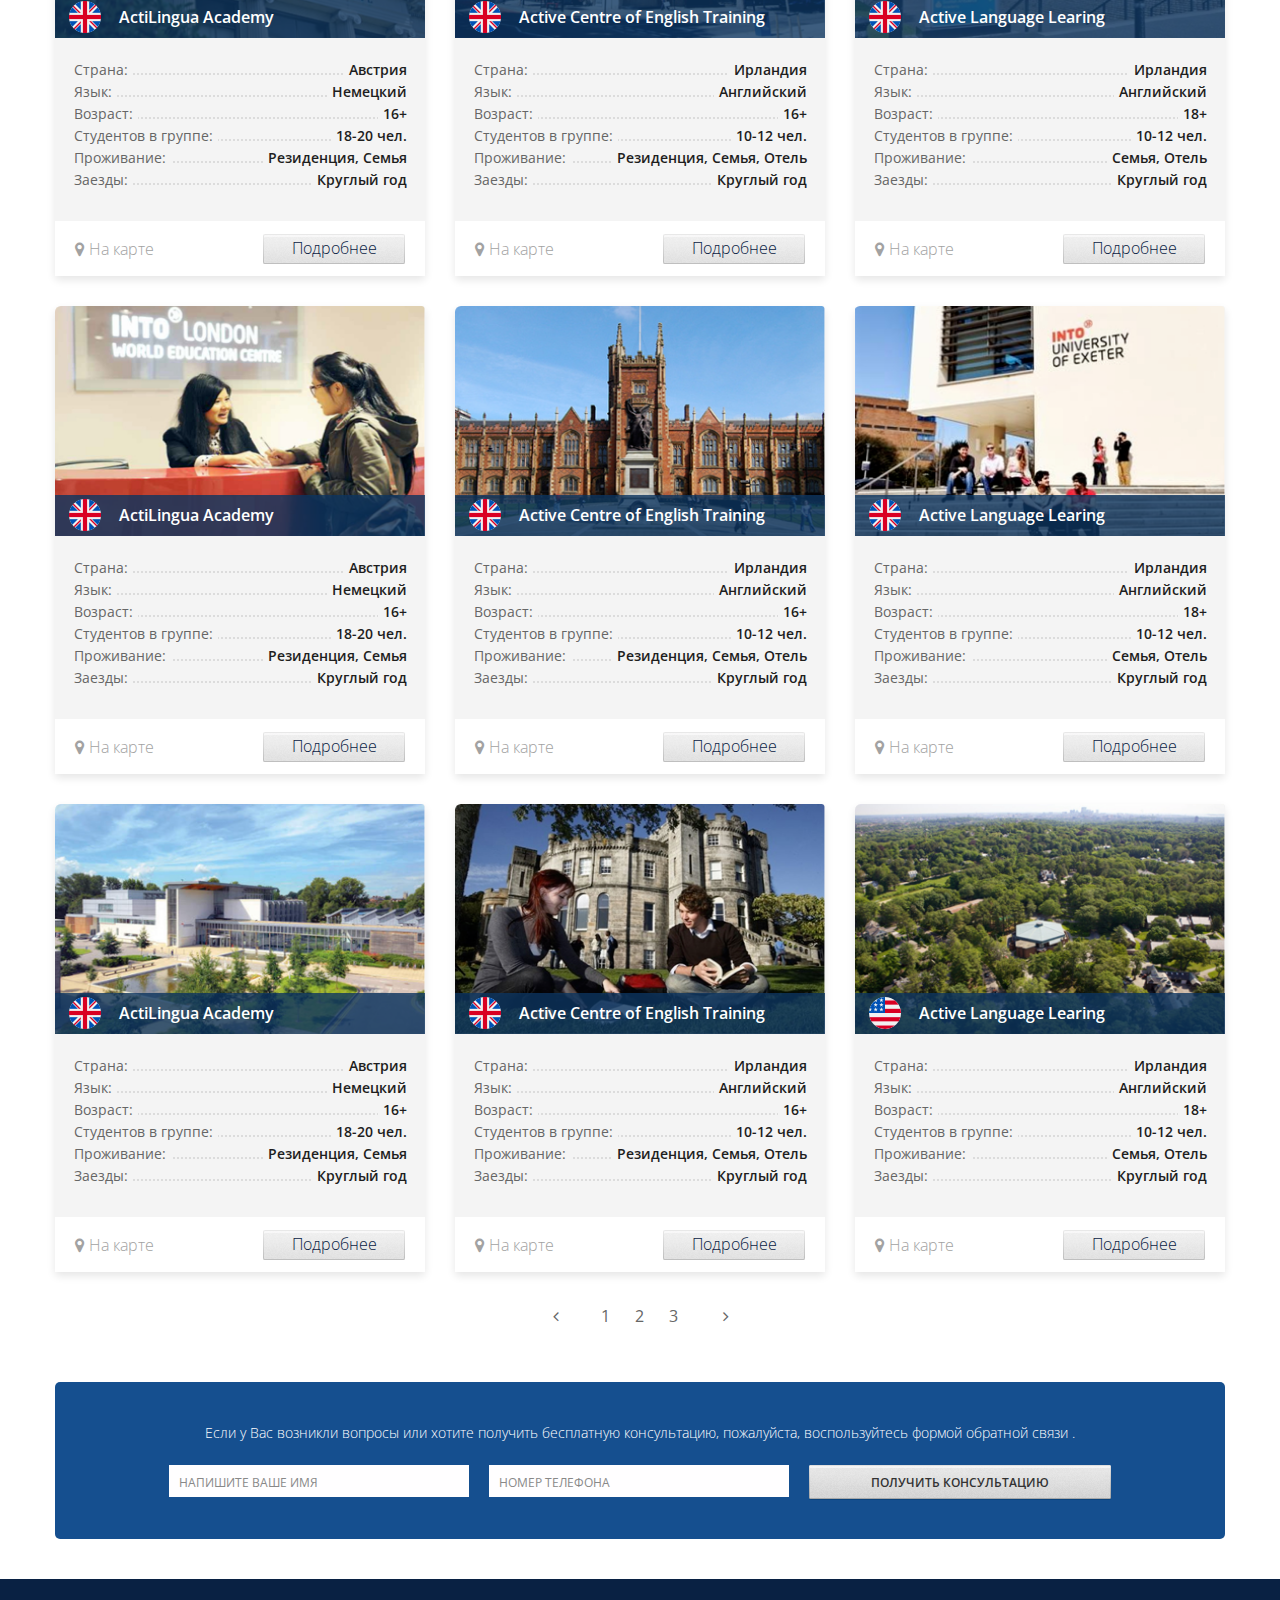
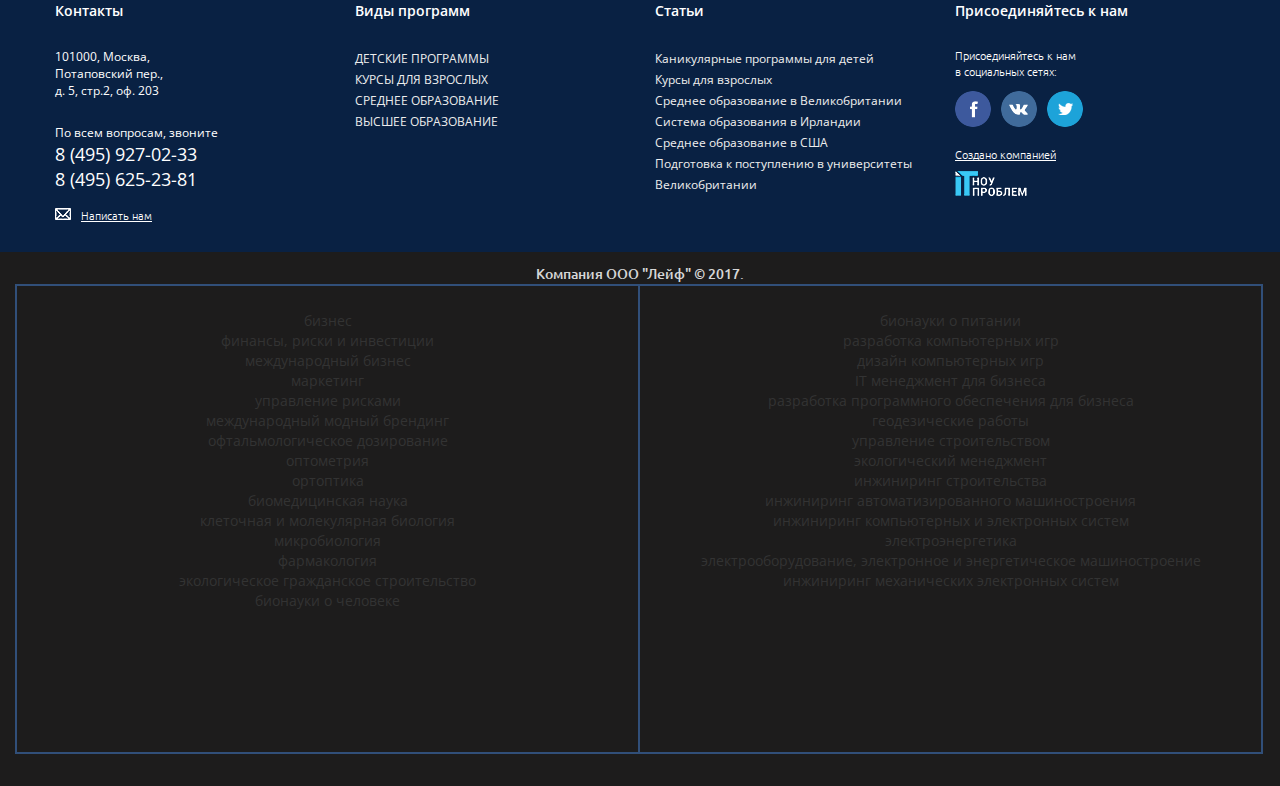
<file: app/visobr.html>
<!DOCTYPE html>
<html lang="ru" class="no-js">
  <head>
    <meta charset="utf-8">
    <title>LEIF</title>
    <meta name="description" content="">
    <meta name="keywords" content="">
    <meta property="og:title" content="">
    <meta property="og:url" content="">
    <meta property="og:image" content="">
    <meta property="og:site_name" content="">
    <meta property="og:description" content="">
    <meta http-equiv="X-UA-Compatible" content="IE=edge">
    <meta name="viewport" content="width=device-width, initial-scale=1, maximum-scale=1">
    <meta property="og:image" content="path/to/image.jpg">
    <link rel="shortcut icon" href="img/favicon/favicon.png" type="image/x-icon">
    <link rel="apple-touch-icon" href="img/favicon/apple-touch-icon.png">
    <link rel="apple-touch-icon" sizes="72x72" href="img/favicon/apple-touch-icon-72x72.png">
    <link rel="apple-touch-icon" sizes="114x114" href="img/favicon/apple-touch-icon-114x114.png">
    <!-- RESET-->
    <style>html,body,div,span,applet,object,iframe,h1,h2,h3,h4,h5,h6,p,blockquote,pre,a,abbr,acronym,address,big,cite,code,del,dfn,em,img,ins,kbd,q,s,samp,small,strike,strong,sub,sup,tt,var,b,u,i,center,dl,dt,dd,ol,ul,li,fieldset,form,label,legend,table,caption,tbody,tfoot,thead,tr,th,td,article,aside,canvas,details,embed,figure,figcaption,footer,header,hgroup,menu,nav,output,ruby,section,summary,time,mark,audio,video{margin:0;padding:0;border:0;font-size:100%;font:inherit;vertical-align:baseline}article,aside,details,figcaption,figure,footer,header,hgroup,menu,nav,section{display:block}body{line-height:1}ol,ul{list-style:none}blockquote,q{quotes:none}blockquote:before,blockquote:after,q:before,q:after{content:'';content:none}table{border-collapse:collapse;border-spacing:0}</style>
    <!-- Load CSS, CSS Localstorage & WebFonts Main Function-->
    <style>html{font-family:sans-serif;-ms-text-size-adjust:100%;-webkit-text-size-adjust:100%}body{margin:0}article,aside,details,figcaption,figure,footer,header,hgroup,main,menu,nav,section,summary{display:block}audio,canvas,progress,video{display:inline-block;vertical-align:baseline}audio:not([controls]){display:none;height:0}[hidden],template{display:none}a{background-color:transparent}a:active,a:hover{outline:0}abbr[title]{border-bottom:1px dotted}b,strong{font-weight:bold}dfn{font-style:italic}h1{font-size:2em;margin:0.67em 0}mark{background:#ff0;color:#000}small{font-size:80%}sub,sup{font-size:75%;line-height:0;position:relative;vertical-align:baseline}sup{top:-0.5em}sub{bottom:-0.25em}img{border:0}svg:not(:root){overflow:hidden}figure{margin:1em 40px}hr{-moz-box-sizing:content-box;-webkit-box-sizing:content-box;box-sizing:content-box;height:0}pre{overflow:auto}code,kbd,pre,samp{font-family:monospace, monospace;font-size:1em}button,input,optgroup,select,textarea{color:inherit;font:inherit;margin:0}button{overflow:visible}button,select{text-transform:none}button,html input[type="button"],input[type="reset"],input[type="submit"]{-webkit-appearance:button;cursor:pointer}button[disabled],html input[disabled]{cursor:default}button::-moz-focus-inner,input::-moz-focus-inner{border:0;padding:0}input{line-height:normal}input[type="checkbox"],input[type="radio"]{-webkit-box-sizing:border-box;-moz-box-sizing:border-box;box-sizing:border-box;padding:0}input[type="number"]::-webkit-inner-spin-button,input[type="number"]::-webkit-outer-spin-button{height:auto}input[type="search"]{-webkit-appearance:textfield;-moz-box-sizing:content-box;-webkit-box-sizing:content-box;box-sizing:content-box}input[type="search"]::-webkit-search-cancel-button,input[type="search"]::-webkit-search-decoration{-webkit-appearance:none}fieldset{border:1px solid #c0c0c0;margin:0 2px;padding:0.35em 0.625em 0.75em}legend{border:0;padding:0}textarea{overflow:auto}optgroup{font-weight:bold}table{border-collapse:collapse;border-spacing:0}td,th{padding:0}*{-webkit-box-sizing:border-box;-moz-box-sizing:border-box;box-sizing:border-box}*:before,*:after{-webkit-box-sizing:border-box;-moz-box-sizing:border-box;box-sizing:border-box}html{font-size:10px;-webkit-tap-highlight-color:rgba(0,0,0,0)}body{font-family:"Helvetica Neue",Helvetica,Arial,sans-serif;font-size:14px;line-height:1.42857143;color:#333;background-color:#fff}input,button,select,textarea{font-family:inherit;font-size:inherit;line-height:inherit}a{color:#337ab7;text-decoration:none}a:hover,a:focus{color:#23527c;text-decoration:underline}a:focus{outline:thin dotted;outline:5px auto -webkit-focus-ring-color;outline-offset:-2px}figure{margin:0}img{vertical-align:middle}.img-responsive{display:block;max-width:100%;height:auto}.img-rounded{border-radius:6px}.img-thumbnail{padding:4px;line-height:1.42857143;background-color:#fff;border:1px solid #ddd;border-radius:4px;-webkit-transition:all .2s ease-in-out;-o-transition:all .2s ease-in-out;transition:all .2s ease-in-out;display:inline-block;max-width:100%;height:auto}.img-circle{border-radius:50%}hr{margin-top:20px;margin-bottom:20px;border:0;border-top:1px solid #eee}.sr-only{position:absolute;width:1px;height:1px;margin:-1px;padding:0;overflow:hidden;clip:rect(0, 0, 0, 0);border:0}.sr-only-focusable:active,.sr-only-focusable:focus{position:static;width:auto;height:auto;margin:0;overflow:visible;clip:auto}[role="button"]{cursor:pointer}.container{margin-right:auto;margin-left:auto;padding-left:15px;padding-right:15px}@media (min-width:768px){.container{width:750px}}@media (min-width:992px){.container{width:970px}}@media (min-width:1200px){.container{width:1170px}}.container-fluid{margin-right:auto;margin-left:auto;padding-left:15px;padding-right:15px}.row{margin-left:-15px;margin-right:-15px}.col-xs-1, .col-sm-1, .col-md-1, .col-lg-1, .col-xs-2, .col-sm-2, .col-md-2, .col-lg-2, .col-xs-3, .col-sm-3, .col-md-3, .col-lg-3, .col-xs-4, .col-sm-4, .col-md-4, .col-lg-4, .col-xs-5, .col-sm-5, .col-md-5, .col-lg-5, .col-xs-6, .col-sm-6, .col-md-6, .col-lg-6, .col-xs-7, .col-sm-7, .col-md-7, .col-lg-7, .col-xs-8, .col-sm-8, .col-md-8, .col-lg-8, .col-xs-9, .col-sm-9, .col-md-9, .col-lg-9, .col-xs-10, .col-sm-10, .col-md-10, .col-lg-10, .col-xs-11, .col-sm-11, .col-md-11, .col-lg-11, .col-xs-12, .col-sm-12, .col-md-12, .col-lg-12{position:relative;min-height:1px;padding-left:15px;padding-right:15px}.col-xs-1, .col-xs-2, .col-xs-3, .col-xs-4, .col-xs-5, .col-xs-6, .col-xs-7, .col-xs-8, .col-xs-9, .col-xs-10, .col-xs-11, .col-xs-12{float:left}.col-xs-12{width:100%}.col-xs-11{width:91.66666667%}.col-xs-10{width:83.33333333%}.col-xs-9{width:75%}.col-xs-8{width:66.66666667%}.col-xs-7{width:58.33333333%}.col-xs-6{width:50%}.col-xs-5{width:41.66666667%}.col-xs-4{width:33.33333333%}.col-xs-3{width:25%}.col-xs-2{width:16.66666667%}.col-xs-1{width:8.33333333%}.col-xs-pull-12{right:100%}.col-xs-pull-11{right:91.66666667%}.col-xs-pull-10{right:83.33333333%}.col-xs-pull-9{right:75%}.col-xs-pull-8{right:66.66666667%}.col-xs-pull-7{right:58.33333333%}.col-xs-pull-6{right:50%}.col-xs-pull-5{right:41.66666667%}.col-xs-pull-4{right:33.33333333%}.col-xs-pull-3{right:25%}.col-xs-pull-2{right:16.66666667%}.col-xs-pull-1{right:8.33333333%}.col-xs-pull-0{right:auto}.col-xs-push-12{left:100%}.col-xs-push-11{left:91.66666667%}.col-xs-push-10{left:83.33333333%}.col-xs-push-9{left:75%}.col-xs-push-8{left:66.66666667%}.col-xs-push-7{left:58.33333333%}.col-xs-push-6{left:50%}.col-xs-push-5{left:41.66666667%}.col-xs-push-4{left:33.33333333%}.col-xs-push-3{left:25%}.col-xs-push-2{left:16.66666667%}.col-xs-push-1{left:8.33333333%}.col-xs-push-0{left:auto}.col-xs-offset-12{margin-left:100%}.col-xs-offset-11{margin-left:91.66666667%}.col-xs-offset-10{margin-left:83.33333333%}.col-xs-offset-9{margin-left:75%}.col-xs-offset-8{margin-left:66.66666667%}.col-xs-offset-7{margin-left:58.33333333%}.col-xs-offset-6{margin-left:50%}.col-xs-offset-5{margin-left:41.66666667%}.col-xs-offset-4{margin-left:33.33333333%}.col-xs-offset-3{margin-left:25%}.col-xs-offset-2{margin-left:16.66666667%}.col-xs-offset-1{margin-left:8.33333333%}.col-xs-offset-0{margin-left:0}@media (min-width:768px){.col-sm-1, .col-sm-2, .col-sm-3, .col-sm-4, .col-sm-5, .col-sm-6, .col-sm-7, .col-sm-8, .col-sm-9, .col-sm-10, .col-sm-11, .col-sm-12{float:left}.col-sm-12{width:100%}.col-sm-11{width:91.66666667%}.col-sm-10{width:83.33333333%}.col-sm-9{width:75%}.col-sm-8{width:66.66666667%}.col-sm-7{width:58.33333333%}.col-sm-6{width:50%}.col-sm-5{width:41.66666667%}.col-sm-4{width:33.33333333%}.col-sm-3{width:25%}.col-sm-2{width:16.66666667%}.col-sm-1{width:8.33333333%}.col-sm-pull-12{right:100%}.col-sm-pull-11{right:91.66666667%}.col-sm-pull-10{right:83.33333333%}.col-sm-pull-9{right:75%}.col-sm-pull-8{right:66.66666667%}.col-sm-pull-7{right:58.33333333%}.col-sm-pull-6{right:50%}.col-sm-pull-5{right:41.66666667%}.col-sm-pull-4{right:33.33333333%}.col-sm-pull-3{right:25%}.col-sm-pull-2{right:16.66666667%}.col-sm-pull-1{right:8.33333333%}.col-sm-pull-0{right:auto}.col-sm-push-12{left:100%}.col-sm-push-11{left:91.66666667%}.col-sm-push-10{left:83.33333333%}.col-sm-push-9{left:75%}.col-sm-push-8{left:66.66666667%}.col-sm-push-7{left:58.33333333%}.col-sm-push-6{left:50%}.col-sm-push-5{left:41.66666667%}.col-sm-push-4{left:33.33333333%}.col-sm-push-3{left:25%}.col-sm-push-2{left:16.66666667%}.col-sm-push-1{left:8.33333333%}.col-sm-push-0{left:auto}.col-sm-offset-12{margin-left:100%}.col-sm-offset-11{margin-left:91.66666667%}.col-sm-offset-10{margin-left:83.33333333%}.col-sm-offset-9{margin-left:75%}.col-sm-offset-8{margin-left:66.66666667%}.col-sm-offset-7{margin-left:58.33333333%}.col-sm-offset-6{margin-left:50%}.col-sm-offset-5{margin-left:41.66666667%}.col-sm-offset-4{margin-left:33.33333333%}.col-sm-offset-3{margin-left:25%}.col-sm-offset-2{margin-left:16.66666667%}.col-sm-offset-1{margin-left:8.33333333%}.col-sm-offset-0{margin-left:0}}@media (min-width:992px){.col-md-1, .col-md-2, .col-md-3, .col-md-4, .col-md-5, .col-md-6, .col-md-7, .col-md-8, .col-md-9, .col-md-10, .col-md-11, .col-md-12{float:left}.col-md-12{width:100%}.col-md-11{width:91.66666667%}.col-md-10{width:83.33333333%}.col-md-9{width:75%}.col-md-8{width:66.66666667%}.col-md-7{width:58.33333333%}.col-md-6{width:50%}.col-md-5{width:41.66666667%}.col-md-4{width:33.33333333%}.col-md-3{width:25%}.col-md-2{width:16.66666667%}.col-md-1{width:8.33333333%}.col-md-pull-12{right:100%}.col-md-pull-11{right:91.66666667%}.col-md-pull-10{right:83.33333333%}.col-md-pull-9{right:75%}.col-md-pull-8{right:66.66666667%}.col-md-pull-7{right:58.33333333%}.col-md-pull-6{right:50%}.col-md-pull-5{right:41.66666667%}.col-md-pull-4{right:33.33333333%}.col-md-pull-3{right:25%}.col-md-pull-2{right:16.66666667%}.col-md-pull-1{right:8.33333333%}.col-md-pull-0{right:auto}.col-md-push-12{left:100%}.col-md-push-11{left:91.66666667%}.col-md-push-10{left:83.33333333%}.col-md-push-9{left:75%}.col-md-push-8{left:66.66666667%}.col-md-push-7{left:58.33333333%}.col-md-push-6{left:50%}.col-md-push-5{left:41.66666667%}.col-md-push-4{left:33.33333333%}.col-md-push-3{left:25%}.col-md-push-2{left:16.66666667%}.col-md-push-1{left:8.33333333%}.col-md-push-0{left:auto}.col-md-offset-12{margin-left:100%}.col-md-offset-11{margin-left:91.66666667%}.col-md-offset-10{margin-left:83.33333333%}.col-md-offset-9{margin-left:75%}.col-md-offset-8{margin-left:66.66666667%}.col-md-offset-7{margin-left:58.33333333%}.col-md-offset-6{margin-left:50%}.col-md-offset-5{margin-left:41.66666667%}.col-md-offset-4{margin-left:33.33333333%}.col-md-offset-3{margin-left:25%}.col-md-offset-2{margin-left:16.66666667%}.col-md-offset-1{margin-left:8.33333333%}.col-md-offset-0{margin-left:0}}@media (min-width:1200px){.col-lg-1, .col-lg-2, .col-lg-3, .col-lg-4, .col-lg-5, .col-lg-6, .col-lg-7, .col-lg-8, .col-lg-9, .col-lg-10, .col-lg-11, .col-lg-12{float:left}.col-lg-12{width:100%}.col-lg-11{width:91.66666667%}.col-lg-10{width:83.33333333%}.col-lg-9{width:75%}.col-lg-8{width:66.66666667%}.col-lg-7{width:58.33333333%}.col-lg-6{width:50%}.col-lg-5{width:41.66666667%}.col-lg-4{width:33.33333333%}.col-lg-3{width:25%}.col-lg-2{width:16.66666667%}.col-lg-1{width:8.33333333%}.col-lg-pull-12{right:100%}.col-lg-pull-11{right:91.66666667%}.col-lg-pull-10{right:83.33333333%}.col-lg-pull-9{right:75%}.col-lg-pull-8{right:66.66666667%}.col-lg-pull-7{right:58.33333333%}.col-lg-pull-6{right:50%}.col-lg-pull-5{right:41.66666667%}.col-lg-pull-4{right:33.33333333%}.col-lg-pull-3{right:25%}.col-lg-pull-2{right:16.66666667%}.col-lg-pull-1{right:8.33333333%}.col-lg-pull-0{right:auto}.col-lg-push-12{left:100%}.col-lg-push-11{left:91.66666667%}.col-lg-push-10{left:83.33333333%}.col-lg-push-9{left:75%}.col-lg-push-8{left:66.66666667%}.col-lg-push-7{left:58.33333333%}.col-lg-push-6{left:50%}.col-lg-push-5{left:41.66666667%}.col-lg-push-4{left:33.33333333%}.col-lg-push-3{left:25%}.col-lg-push-2{left:16.66666667%}.col-lg-push-1{left:8.33333333%}.col-lg-push-0{left:auto}.col-lg-offset-12{margin-left:100%}.col-lg-offset-11{margin-left:91.66666667%}.col-lg-offset-10{margin-left:83.33333333%}.col-lg-offset-9{margin-left:75%}.col-lg-offset-8{margin-left:66.66666667%}.col-lg-offset-7{margin-left:58.33333333%}.col-lg-offset-6{margin-left:50%}.col-lg-offset-5{margin-left:41.66666667%}.col-lg-offset-4{margin-left:33.33333333%}.col-lg-offset-3{margin-left:25%}.col-lg-offset-2{margin-left:16.66666667%}.col-lg-offset-1{margin-left:8.33333333%}.col-lg-offset-0{margin-left:0}}.clearfix:before,.clearfix:after,.container:before,.container:after,.container-fluid:before,.container-fluid:after,.row:before,.row:after{content:" ";display:table}.clearfix:after,.container:after,.container-fluid:after,.row:after{clear:both}.center-block{display:block;margin-left:auto;margin-right:auto}.pull-right{float:right !important}.pull-left{float:left !important}.hide{display:none !important}.show{display:block !important}.invisible{visibility:hidden}.text-hide{font:0/0 a;color:transparent;text-shadow:none;background-color:transparent;border:0}.hidden{display:none !important}.affix{position:fixed}@-ms-viewport{width:device-width}.visible-xs,.visible-sm,.visible-md,.visible-lg{display:none !important}.visible-xs-block,.visible-xs-inline,.visible-xs-inline-block,.visible-sm-block,.visible-sm-inline,.visible-sm-inline-block,.visible-md-block,.visible-md-inline,.visible-md-inline-block,.visible-lg-block,.visible-lg-inline,.visible-lg-inline-block{display:none !important}@media (max-width:767px){.visible-xs{display:block !important}table.visible-xs{display:table}tr.visible-xs{display:table-row !important}th.visible-xs,td.visible-xs{display:table-cell !important}}@media (max-width:767px){.visible-xs-block{display:block !important}}@media (max-width:767px){.visible-xs-inline{display:inline !important}}@media (max-width:767px){.visible-xs-inline-block{display:inline-block !important}}@media (min-width:768px) and (max-width:991px){.visible-sm{display:block !important}table.visible-sm{display:table}tr.visible-sm{display:table-row !important}th.visible-sm,td.visible-sm{display:table-cell !important}}@media (min-width:768px) and (max-width:991px){.visible-sm-block{display:block !important}}@media (min-width:768px) and (max-width:991px){.visible-sm-inline{display:inline !important}}@media (min-width:768px) and (max-width:991px){.visible-sm-inline-block{display:inline-block !important}}@media (min-width:992px) and (max-width:1199px){.visible-md{display:block !important}table.visible-md{display:table}tr.visible-md{display:table-row !important}th.visible-md,td.visible-md{display:table-cell !important}}@media (min-width:992px) and (max-width:1199px){.visible-md-block{display:block !important}}@media (min-width:992px) and (max-width:1199px){.visible-md-inline{display:inline !important}}@media (min-width:992px) and (max-width:1199px){.visible-md-inline-block{display:inline-block !important}}@media (min-width:1200px){.visible-lg{display:block !important}table.visible-lg{display:table}tr.visible-lg{display:table-row !important}th.visible-lg,td.visible-lg{display:table-cell !important}}@media (min-width:1200px){.visible-lg-block{display:block !important}}@media (min-width:1200px){.visible-lg-inline{display:inline !important}}@media (min-width:1200px){.visible-lg-inline-block{display:inline-block !important}}@media (max-width:767px){.hidden-xs{display:none !important}}@media (min-width:768px) and (max-width:991px){.hidden-sm{display:none !important}}@media (min-width:992px) and (max-width:1199px){.hidden-md{display:none !important}}@media (min-width:1200px){.hidden-lg{display:none !important}}.visible-print{display:none !important}@media print{.visible-print{display:block !important}table.visible-print{display:table}tr.visible-print{display:table-row !important}th.visible-print,td.visible-print{display:table-cell !important}}.visible-print-block{display:none !important}@media print{.visible-print-block{display:block !important}}.visible-print-inline{display:none !important}@media print{.visible-print-inline{display:inline !important}}.visible-print-inline-block{display:none !important}@media print{.visible-print-inline-block{display:inline-block !important}}@media print{.hidden-print{display:none !important}}</style>
    <!-- Bootstrap-->
    <script>!function(e){"use strict";function t(e,t,n){e.addEventListener?e.addEventListener(t,n,!1):e.attachEvent&&e.attachEvent("on"+t,n)}function n(t,n){return e.localStorage&&localStorage[t+"_content"]&&localStorage[t+"_file"]===n}function a(t,a){if(e.localStorage&&e.XMLHttpRequest)n(t,a)?o(localStorage[t+"_content"]):l(t,a);else{var s=r.createElement("link");s.href=a,s.id=t,s.rel="stylesheet",s.type="text/css",r.getElementsByTagName("head")[0].appendChild(s),r.cookie=t}}function l(e,t){var n=new XMLHttpRequest;n.open("GET",t,!0),n.onreadystatechange=function(){4===n.readyState&&200===n.status&&(o(n.responseText),localStorage[e+"_content"]=n.responseText,localStorage[e+"_file"]=t)},n.send()}function o(e){var t=r.createElement("style");t.setAttribute("type","text/css"),r.getElementsByTagName("head")[0].appendChild(t),t.styleSheet?t.styleSheet.cssText=e:t.innerHTML=e}var r=e.document;e.loadCSS=function(e,t,n){var a,l=r.createElement("link");if(t)a=t;else{var o;o=r.querySelectorAll?r.querySelectorAll("style,link[rel=stylesheet],script"):(r.body||r.getElementsByTagName("head")[0]).childNodes,a=o[o.length-1]}var s=r.styleSheets;l.rel="stylesheet",l.href=e,l.media="only x",a.parentNode.insertBefore(l,t?a:a.nextSibling);var c=function(e){for(var t=l.href,n=s.length;n--;)if(s[n].href===t)return e();setTimeout(function(){c(e)})};return l.onloadcssdefined=c,c(function(){l.media=n||"all"}),l},e.loadLocalStorageCSS=function(l,o){n(l,o)||r.cookie.indexOf(l)>-1?a(l,o):t(e,"load",function(){a(l,o)})}}(this);</script>
    <link rel="stylesheet" href="css/header.css">
    <!-- Load CSS Start-->
    <script>loadCSS( "css/main.css?ver=1.0.0", false, "all" );</script>
    <!-- Load CSS End-->
    <!-- Load CSS Compiled without JS-->
    <noscript>
      <link rel="stylesheet" href="css/main.css">
    </noscript>
  </head>
  <body>
    <header>
      <div class="header-top">
        <div class="header-blue">
          <div class="inner">
            <div class="container-fluid">
              <div class="row">
                <div class="col-lg-5"><a href="#" class="logo clearfix"><img src="img/raster/logo.png"><span>образование<br>за рубежом</span></a></div>
                <div class="col-lg-7">
                  <div class="head-items clearfix">
                    <div class="header-top-item header-top-item-1"><i class="icon iconlogo1"></i>
                      <p>101000, Москва,<br>Потаповский пер., д. 5,<br>стр.2, оф. 203</p>
                    </div>
                    <div class="header-top-item header-top-item-2"><i class="icon iconlogo2"></i>
                      <p>Понедельник-Пятница,<br>10:00-19:00</p>
                    </div>
                    <div class="header-top-item header-top-item-3"><i class="icon iconlogo3"></i>
                      <p>8 495<span>927-02-33</span><br>8 495<span>625-23-81</span></p>
                    </div>
                  </div>
                </div>
              </div>
            </div>
          </div>
        </div>
        <div class="header-mnu">
          <div class="inner">
            <div class="container-fluid">
              <div class="row">
                <div class="col-md-12">
                  <ul class="h-mn">
                    <li><a href="#">ВЫСШЕЕ ОБРАЗОВАНИЕ</a></li>
                    <li><a href="#">СРЕДНЕЕ ОБРАЗОВАНИЕ</a></li>
                    <li><a href="#">КУРСЫ ДЛЯ ВЗРОСЛЫХ</a></li>
                    <li><a href="#">ДЕТСКИЕ ПРОГРАММЫ</a></li>
                    <li><a href="#">СТАТЬИ</a></li>
                    <li><a href="#">О КОМПАНИИ</a></li>
                    <li><a href="#">КОНТАКТЫ</a></li>
                  </ul>
                  <div class="hamburger hamburger--spin">
                    <div class="hamburger-box">
                      <div class="hamburger-inner"></div>
                    </div>
                  </div>
                </div>
              </div>
            </div>
          </div>
        </div>
      </div>
      <div class="header-slider">
        <ul id="header-slider" class="gallery content-slider list-unstyled clearfix">
          <li class="header-slider-li header-slider-li-1">
            <div class="inner">
              <div class="container-fluid">
                <div class="row">
                  <div class="col-md-12">
                    <h1><span>EaRlsliffe</span><br>college</h1>
                    <p class="p-white">Весна и лето<span>2017</span></p>
                    <div class="test-block"></div>
                    <p class="p-pol-white">Интенсивный курс, подготовка к университету, Мини-МВА<br><span>Действуют специальные предложения</span><br><span>от 8 до 17 лет</span></p>
                  </div>
                </div>
              </div>
            </div>
          </li>
          <li class="header-slider-li header-slider-li-2">
            <div class="inner">
              <div class="container-fluid">
                <div class="row">
                  <div class="col-md-12">
                    <h1><span>EaRlsliffe</span><br>college</h1>
                    <p class="p-white">Весна и лето<span>2017</span></p>
                    <div class="test-block"></div>
                    <p class="p-pol-white">Интенсивный курс, подготовка к университету, Мини-МВА<br><span>Действуют специальные предложения</span><br><span>от 8 до 17 лет</span></p>
                  </div>
                </div>
              </div>
            </div>
          </li>
        </ul>
      </div>
    </header>
    <section class="content content-mod">
      <div class="inner">
        <div class="container-fluid">
          <div class="row">
            <div class="col-md-12">
              <div class="tab-container container-main">
                <div class="tabs-main-top"><a href="#tab1" class="btn tab-title active">Высшее образование</a><a href="#tab2" class="btn tab-title tabs-main-top-a2">Среднее образование</a><a href="#tab3" class="btn tab-title tabs-main-top-a3">Детские программы</a><a href="#tab4" class="btn tab-title">Курсы для взрослых</a></div>
                <div id="tab1" class="tab-content tab-main-block">
                  <form>
                    <div class="form-none">
                      <div class="tab-dib">
                        <p>Выберите страну</p>
                        <select class="select-sp">
                          <option>Все страны</option>
                        </select>
                      </div>
                      <div class="tab-dib">
                        <p>Выберите язык</p>
                        <select class="select-sp">
                          <option>Все языки</option>
                        </select>
                      </div>
                      <div class="tab-dib">
                        <p>Выберите программу</p>
                        <select class="select-sp">
                          <option>Все программы</option>
                        </select>
                      </div>
                      <div class="tab-dib">
                        <p>Выберите программу</p>
                        <select class="select-sp">
                          <option>Все программы</option>
                        </select>
                      </div>
                    </div>
                    <div class="tab-dib">
                      <p>Выберите страну</p>
                      <select class="select-sp">
                        <option>Все страны</option>
                      </select>
                    </div>
                    <div class="tab-dib">
                      <p>Выберите язык</p>
                      <select class="select-sp">
                        <option>Все языки</option>
                      </select>
                    </div>
                    <div class="tab-dib">
                      <p>Выберите программу</p>
                      <select class="select-sp">
                        <option>Все программы</option>
                      </select>
                    </div>
                    <div class="tab-dib tab-dib-mod">
                      <button name="send" class="btn btn-tab"><span>Найти</span></button>
                    </div>
                  </form><a class="a-tab"><span>Расширенный поиск</span><i></i></a>
                </div>
                <div id="tab2" class="tab-content tab-main-block">
                  <form>
                    <div class="form-none">
                      <div class="tab-dib">
                        <p>Выберите страну</p>
                        <select class="select-sp">
                          <option>Все страны</option>
                        </select>
                      </div>
                      <div class="tab-dib">
                        <p>Выберите язык</p>
                        <select class="select-sp">
                          <option>Все языки</option>
                        </select>
                      </div>
                      <div class="tab-dib">
                        <p>Выберите программу</p>
                        <select class="select-sp">
                          <option>Все программы</option>
                        </select>
                      </div>
                      <div class="tab-dib">
                        <p>Выберите программу</p>
                        <select class="select-sp">
                          <option>Все программы</option>
                        </select>
                      </div>
                    </div>
                    <div class="tab-dib">
                      <p>Выберите страну</p>
                      <select class="select-sp">
                        <option>Все страны</option>
                      </select>
                    </div>
                    <div class="tab-dib">
                      <p>Выберите язык</p>
                      <select class="select-sp">
                        <option>Все языки</option>
                      </select>
                    </div>
                    <div class="tab-dib">
                      <p>Выберите программу</p>
                      <select class="select-sp">
                        <option>Все программы</option>
                      </select>
                    </div>
                    <div class="tab-dib tab-dib-mod">
                      <button name="send" class="btn btn-tab"><span>Найти</span></button>
                    </div>
                  </form><a class="a-tab"><span>Расширенный поиск</span><i></i></a>
                </div>
                <div id="tab3" class="tab-content tab-main-block">
                  <p>tab3</p>
                </div>
                <div id="tab4" class="tab-content tab-main-block">
                  <p>tab4</p>
                </div>
              </div>
            </div>
          </div>
          <div class="row">
            <div class="col-md-12">
              <h2>Высшее<span> образование</span></h2>
            </div>
          </div>
          <div class="row">
            <div class="col-md-12">
              <div class="block-bord">
                <p>Если вы заканчиваете школу в России, то вам придётся пройти дополнительное обучение, прежде чем подавать заявление в британский вуз, потому что принимают в британские университеты иностранцев, чье «образование эквивалентно британскому». Наш российский аттестат зрелости эквивалентом не является в основном из-за того, что в российской школе учатся меньше (в Англии — 13 лет).</p><a href="#" class="clearfix">Узнать подробнее<i class="fa fa-angle-double-right"></i></a>
              </div>
            </div>
          </div>
          <div class="row">
            <div class="col-md-12">
              <div class="block-inputs">
                <div class="block-inputs-top">Программы</div>
                <div class="block-inputs-content">
                  <div class="block-inputs-content-item">
                    <label>
                      <input type="radio" name="name"><span></span>
                      <p>Бизнес / менеджмент</p>
                    </label>
                    <label>
                      <input type="radio" name="name"><span></span>
                      <p>Межд.отношения и политика</p>
                    </label>
                  </div>
                  <div class="block-inputs-content-item">
                    <label>
                      <input type="radio" name="name"><span></span>
                      <p>Медиа и коммуникации</p>
                    </label>
                    <label>
                      <input type="radio" name="name"><span></span>
                      <p>Экономика</p>
                    </label>
                  </div>
                  <div class="block-inputs-content-item">
                    <label>
                      <input type="radio" name="name"><span></span>
                      <p>Гуманитарные науки</p>
                    </label>
                    <label>
                      <input type="radio" name="name"><span></span>
                      <p>Юриспруденция (право)</p>
                    </label>
                  </div>
                  <div class="block-inputs-content-item">
                    <label>
                      <input type="radio" name="name"><span></span>
                      <p>Финансы и Бухучёт</p>
                    </label>
                    <label>
                      <input type="radio" name="name"><span></span>
                      <p>Инженерия</p>
                    </label>
                  </div>
                  <div class="block-inputs-content-item">
                    <label>
                      <input type="radio" name="name"><span></span>
                      <p>Биология и Биомедицина</p>
                    </label>
                    <label>
                      <input type="radio" name="name"><span></span>
                      <p>Естественные и точные науки</p>
                    </label>
                  </div>
                </div>
              </div>
            </div>
          </div>
          <div class="row">
            <div class="col-md-4">
              <div class="block-item">
                <div class="block-item-img"><img src="img/raster/vis1.png">
                  <div class="blue-line">
                    <div class="country"><img src="img/raster/united-kingdom.png"></div>
                    <p>ActiLingua Academy</p>
                  </div>
                </div>
                <div class="block-content">
                  <div class="block-text">
                    <div class="block-text-item"><span class="span-left">Страна:</span><span class="span-right">Австрия</span></div>
                    <div class="block-text-item"><span class="span-left">Язык:</span><span class="span-right">Немецкий</span></div>
                    <div class="block-text-item"><span class="span-left">Возраст:</span><span class="span-right">16+</span></div>
                    <div class="block-text-item"><span class="span-left">Студентов в группе:</span><span class="span-right">18-20 чел.</span></div>
                    <div class="block-text-item"><span class="span-left">Проживание:</span><span class="span-right">Резиденция, Семья</span></div>
                    <div class="block-text-item"><span class="span-left">Заезды:</span><span class="span-right">Круглый год</span></div>
                  </div>
                  <div class="white-line">
                    <div class="metka"><a href="#"><i class="fa fa-map-marker"></i><span>На карте</span></a></div><a href="#" class="btn btn-white"><span>Подробнее</span></a>
                  </div>
                </div>
              </div>
            </div>
            <div class="col-md-4">
              <div class="block-item">
                <div class="block-item-img"><img src="img/raster/vis2.png">
                  <div class="blue-line">
                    <div class="country"><img src="img/raster/united-kingdom.png"></div>
                    <p>Active Centre of English Training</p>
                  </div>
                </div>
                <div class="block-content">
                  <div class="block-text">
                    <div class="block-text-item"><span class="span-left">Страна:</span><span class="span-right">Ирландия</span></div>
                    <div class="block-text-item"><span class="span-left">Язык:</span><span class="span-right">Английский</span></div>
                    <div class="block-text-item"><span class="span-left">Возраст:</span><span class="span-right">16+</span></div>
                    <div class="block-text-item"><span class="span-left">Студентов в группе:</span><span class="span-right">10-12 чел.</span></div>
                    <div class="block-text-item"><span class="span-left">Проживание:</span><span class="span-right">Резиденция, Семья, Отель</span></div>
                    <div class="block-text-item"><span class="span-left">Заезды:</span><span class="span-right">Круглый год</span></div>
                  </div>
                  <div class="white-line">
                    <div class="metka"><a href="#"><i class="fa fa-map-marker"></i><span>На карте</span></a></div><a href="#" class="btn btn-white"><span>Подробнее</span></a>
                  </div>
                </div>
              </div>
            </div>
            <div class="col-md-4">
              <div class="block-item">
                <div class="block-item-img"><img src="img/raster/vis3.png">
                  <div class="blue-line">
                    <div class="country"><img src="img/raster/united-kingdom.png"></div>
                    <p>Active Language Learing</p>
                  </div>
                </div>
                <div class="block-content">
                  <div class="block-text">
                    <div class="block-text-item"><span class="span-left">Страна:</span><span class="span-right">Ирландия</span></div>
                    <div class="block-text-item"><span class="span-left">Язык:</span><span class="span-right">Английский</span></div>
                    <div class="block-text-item"><span class="span-left">Возраст:</span><span class="span-right">18+</span></div>
                    <div class="block-text-item"><span class="span-left">Студентов в группе:</span><span class="span-right">10-12 чел.</span></div>
                    <div class="block-text-item"><span class="span-left">Проживание:</span><span class="span-right">Семья, Отель</span></div>
                    <div class="block-text-item"><span class="span-left">Заезды:</span><span class="span-right">Круглый год</span></div>
                  </div>
                  <div class="white-line">
                    <div class="metka"><a href="#"><i class="fa fa-map-marker"></i><span>На карте</span></a></div><a href="#" class="btn btn-white"><span>Подробнее</span></a>
                  </div>
                </div>
              </div>
            </div>
          </div>
          <div class="row">
            <div class="col-md-4">
              <div class="block-item">
                <div class="block-item-img"><img src="img/raster/vis4.png">
                  <div class="blue-line">
                    <div class="country"><img src="img/raster/united-kingdom.png"></div>
                    <p>ActiLingua Academy</p>
                  </div>
                </div>
                <div class="block-content">
                  <div class="block-text">
                    <div class="block-text-item"><span class="span-left">Страна:</span><span class="span-right">Австрия</span></div>
                    <div class="block-text-item"><span class="span-left">Язык:</span><span class="span-right">Немецкий</span></div>
                    <div class="block-text-item"><span class="span-left">Возраст:</span><span class="span-right">16+</span></div>
                    <div class="block-text-item"><span class="span-left">Студентов в группе:</span><span class="span-right">18-20 чел.</span></div>
                    <div class="block-text-item"><span class="span-left">Проживание:</span><span class="span-right">Резиденция, Семья</span></div>
                    <div class="block-text-item"><span class="span-left">Заезды:</span><span class="span-right">Круглый год</span></div>
                  </div>
                  <div class="white-line">
                    <div class="metka"><a href="#"><i class="fa fa-map-marker"></i><span>На карте</span></a></div><a href="#" class="btn btn-white"><span>Подробнее</span></a>
                  </div>
                </div>
              </div>
            </div>
            <div class="col-md-4">
              <div class="block-item">
                <div class="block-item-img"><img src="img/raster/vis5.png">
                  <div class="blue-line">
                    <div class="country"><img src="img/raster/united-kingdom.png"></div>
                    <p>Active Centre of English Training</p>
                  </div>
                </div>
                <div class="block-content">
                  <div class="block-text">
                    <div class="block-text-item"><span class="span-left">Страна:</span><span class="span-right">Ирландия</span></div>
                    <div class="block-text-item"><span class="span-left">Язык:</span><span class="span-right">Английский</span></div>
                    <div class="block-text-item"><span class="span-left">Возраст:</span><span class="span-right">16+</span></div>
                    <div class="block-text-item"><span class="span-left">Студентов в группе:</span><span class="span-right">10-12 чел.</span></div>
                    <div class="block-text-item"><span class="span-left">Проживание:</span><span class="span-right">Резиденция, Семья, Отель</span></div>
                    <div class="block-text-item"><span class="span-left">Заезды:</span><span class="span-right">Круглый год</span></div>
                  </div>
                  <div class="white-line">
                    <div class="metka"><a href="#"><i class="fa fa-map-marker"></i><span>На карте</span></a></div><a href="#" class="btn btn-white"><span>Подробнее</span></a>
                  </div>
                </div>
              </div>
            </div>
            <div class="col-md-4">
              <div class="block-item">
                <div class="block-item-img"><img src="img/raster/vis6.png">
                  <div class="blue-line">
                    <div class="country"><img src="img/raster/united-kingdom.png"></div>
                    <p>Active Language Learing</p>
                  </div>
                </div>
                <div class="block-content">
                  <div class="block-text">
                    <div class="block-text-item"><span class="span-left">Страна:</span><span class="span-right">Ирландия</span></div>
                    <div class="block-text-item"><span class="span-left">Язык:</span><span class="span-right">Английский</span></div>
                    <div class="block-text-item"><span class="span-left">Возраст:</span><span class="span-right">18+</span></div>
                    <div class="block-text-item"><span class="span-left">Студентов в группе:</span><span class="span-right">10-12 чел.</span></div>
                    <div class="block-text-item"><span class="span-left">Проживание:</span><span class="span-right">Семья, Отель</span></div>
                    <div class="block-text-item"><span class="span-left">Заезды:</span><span class="span-right">Круглый год</span></div>
                  </div>
                  <div class="white-line">
                    <div class="metka"><a href="#"><i class="fa fa-map-marker"></i><span>На карте</span></a></div><a href="#" class="btn btn-white"><span>Подробнее</span></a>
                  </div>
                </div>
              </div>
            </div>
          </div>
          <div class="row">
            <div class="col-md-4">
              <div class="block-item">
                <div class="block-item-img"><img src="img/raster/vis7.png">
                  <div class="blue-line">
                    <div class="country"><img src="img/raster/united-kingdom.png"></div>
                    <p>ActiLingua Academy</p>
                  </div>
                </div>
                <div class="block-content">
                  <div class="block-text">
                    <div class="block-text-item"><span class="span-left">Страна:</span><span class="span-right">Австрия</span></div>
                    <div class="block-text-item"><span class="span-left">Язык:</span><span class="span-right">Немецкий</span></div>
                    <div class="block-text-item"><span class="span-left">Возраст:</span><span class="span-right">16+</span></div>
                    <div class="block-text-item"><span class="span-left">Студентов в группе:</span><span class="span-right">18-20 чел.</span></div>
                    <div class="block-text-item"><span class="span-left">Проживание:</span><span class="span-right">Резиденция, Семья</span></div>
                    <div class="block-text-item"><span class="span-left">Заезды:</span><span class="span-right">Круглый год</span></div>
                  </div>
                  <div class="white-line">
                    <div class="metka"><a href="#"><i class="fa fa-map-marker"></i><span>На карте</span></a></div><a href="#" class="btn btn-white"><span>Подробнее</span></a>
                  </div>
                </div>
              </div>
            </div>
            <div class="col-md-4">
              <div class="block-item">
                <div class="block-item-img"><img src="img/raster/vis8.png">
                  <div class="blue-line">
                    <div class="country"><img src="img/raster/united-kingdom.png"></div>
                    <p>Active Centre of English Training</p>
                  </div>
                </div>
                <div class="block-content">
                  <div class="block-text">
                    <div class="block-text-item"><span class="span-left">Страна:</span><span class="span-right">Ирландия</span></div>
                    <div class="block-text-item"><span class="span-left">Язык:</span><span class="span-right">Английский</span></div>
                    <div class="block-text-item"><span class="span-left">Возраст:</span><span class="span-right">16+</span></div>
                    <div class="block-text-item"><span class="span-left">Студентов в группе:</span><span class="span-right">10-12 чел.</span></div>
                    <div class="block-text-item"><span class="span-left">Проживание:</span><span class="span-right">Резиденция, Семья, Отель</span></div>
                    <div class="block-text-item"><span class="span-left">Заезды:</span><span class="span-right">Круглый год</span></div>
                  </div>
                  <div class="white-line">
                    <div class="metka"><a href="#"><i class="fa fa-map-marker"></i><span>На карте</span></a></div><a href="#" class="btn btn-white"><span>Подробнее</span></a>
                  </div>
                </div>
              </div>
            </div>
            <div class="col-md-4">
              <div class="block-item">
                <div class="block-item-img"><img src="img/raster/vis9.png">
                  <div class="blue-line">
                    <div class="country"><img src="img/raster/united-states.png"></div>
                    <p>Active Language Learing</p>
                  </div>
                </div>
                <div class="block-content">
                  <div class="block-text">
                    <div class="block-text-item"><span class="span-left">Страна:</span><span class="span-right">Ирландия</span></div>
                    <div class="block-text-item"><span class="span-left">Язык:</span><span class="span-right">Английский</span></div>
                    <div class="block-text-item"><span class="span-left">Возраст:</span><span class="span-right">18+</span></div>
                    <div class="block-text-item"><span class="span-left">Студентов в группе:</span><span class="span-right">10-12 чел.</span></div>
                    <div class="block-text-item"><span class="span-left">Проживание:</span><span class="span-right">Семья, Отель</span></div>
                    <div class="block-text-item"><span class="span-left">Заезды:</span><span class="span-right">Круглый год</span></div>
                  </div>
                  <div class="white-line">
                    <div class="metka"><a href="#"><i class="fa fa-map-marker"></i><span>На карте</span></a></div><a href="#" class="btn btn-white"><span>Подробнее</span></a>
                  </div>
                </div>
              </div>
            </div>
          </div>
          <div class="row">
            <div class="col-md-12">
              <div class="news-mnu"><a href="#" class="btn n-mnu-a n-mnu-a-left"><i class="fa fa-angle-left"></i></a>
                <ul>
                  <li><a href="#">1</a></li>
                  <li><a href="#">2</a></li>
                  <li><a href="#">3</a></li>
                </ul><a href="#" class="btn n-mnu-a n-mnu-a-right"><i class="fa fa-angle-right"></i></a>
              </div>
              <div class="form-blue form-block">
                <p>Если у Вас возникли вопросы или хотите получить бесплатную консультацию, пожалуйста, воспользуйтесь формой обратной связи .</p>
                <form class="form-shake">
                  <div class="field">
                    <input type="text" name="name" placeholder="напишите Ваше имя" required>
                  </div>
                  <div class="field">
                    <input type="text" name="phone" placeholder="номер телефона" required>
                  </div>
                  <button name="send" class="btn btn-form">Получить консультацию</button>
                </form>
              </div>
            </div>
          </div>
        </div>
      </div>
    </section>
    <footer>
      <div class="inner">
        <div class="footer-1">
          <div class="container-fluid">
            <div class="row">
              <div class="col-sm-3">
                <div class="footer-item">
                  <h6>Контакты</h6>
                  <p>101000, Москва,<br>Потаповский пер.,<br>д. 5, стр.2, оф. 203</p>
                  <p>По всем вопросам, звоните<br><span>8 (495) 927-02-33<br>8 (495) 625-23-81</span></p><a href="#" class="a-foot a-marg"><i class="icon icon-mail"></i><span>Написать нам</span></a>
                </div>
              </div>
              <div class="col-sm-3">
                <div class="footer-item">
                  <h6>Виды программ</h6>
                  <ul>
                    <li><a href="#">ДЕТСКИЕ ПРОГРАММЫ</a></li>
                    <li><a href="#">КУРСЫ ДЛЯ ВЗРОСЛЫХ</a></li>
                    <li><a href="#">СРЕДНЕЕ ОБРАЗОВАНИЕ</a></li>
                    <li><a href="#">ВЫСШЕЕ ОБРАЗОВАНИЕ</a></li>
                  </ul>
                </div>
              </div>
              <div class="col-sm-3">
                <div class="footer-item">
                  <h6>Статьи</h6>
                  <ul>
                    <li><a href="#">Каникулярные программы для детей</a></li>
                    <li><a href="#">Курсы для взрослых</a></li>
                    <li><a href="#">Среднее образование в Великобритании</a></li>
                    <li><a href="#">Система образования в Ирландии</a></li>
                    <li><a href="#">Среднее образование в США</a></li>
                    <li><a href="#">Подготовка к поступлению в университеты Великобритании</a></li>
                  </ul>
                </div>
              </div>
              <div class="col-sm-3">
                <div class="footer-item">
                  <h6>Присоединяйтесь к нам</h6>
                  <p class="p-thin">Присоединяйтесь к нам<br>в социальных сетях:</p>
                  <div class="social"><a href="#"><i class="icon icon-fb"></i></a><a href="#"><i class="icon icon-vk"></i></a><a href="#"><i class="icon icon-tw"></i></a></div><a href="#" class="a-foot">Создано компанией</a>
                  <div class="test-block"></div><a href="#"><i class="icon icon-logo-f"></i></a>
                </div>
              </div>
            </div>
          </div>
        </div>
        <div class="footer-2">
          <div class="container-fluid">
            <div class="row">
              <div class="col-sm-3 col-xs-12">
                <div class="footer-item">
                  <h6>Контакты</h6>
                  <p>101000, Москва,<br>Потаповский пер.,<br>д. 5, стр.2, оф. 203</p>
                  <p>По всем вопросам, звоните<br><span>8 (495) 927-02-33<br>8 (495) 625-23-81</span></p><a href="#" class="a-foot a-marg"><i class="icon icon-mail"></i><span>Написать нам</span></a>
                </div>
              </div>
              <div class="col-sm-3 col-xs-12">
                <div class="footer-item">
                  <h6>Виды программ</h6>
                  <ul>
                    <li><a href="#">ДЕТСКИЕ ПРОГРАММЫ</a></li>
                    <li><a href="#">КУРСЫ ДЛЯ ВЗРОСЛЫХ</a></li>
                    <li><a href="#">СРЕДНЕЕ ОБРАЗОВАНИЕ</a></li>
                    <li><a href="#">ВЫСШЕЕ ОБРАЗОВАНИЕ</a></li>
                  </ul>
                </div>
              </div>
            </div>
            <div class="row">
              <div class="col-sm-3 col-xs-12">
                <div class="footer-item">
                  <h6>Статьи</h6>
                  <ul>
                    <li><a href="#">Каникулярные программы для детей</a></li>
                    <li><a href="#">Курсы для взрослых</a></li>
                    <li><a href="#">Среднее образование в Великобритании</a></li>
                    <li><a href="#">Система образования в Ирландии</a></li>
                    <li><a href="#">Среднее образование в США</a></li>
                    <li><a href="#">Подготовка к поступлению в университеты Великобритании</a></li>
                  </ul>
                </div>
              </div>
              <div class="col-sm-3 col-xs-12">
                <div class="footer-item">
                  <h6>Присоединяйтесь к нам</h6>
                  <p class="p-thin">Присоединяйтесь к нам<br>в социальных сетях:</p>
                  <div class="social"><a href="#"><i class="icon icon-fb"></i></a><a href="#"><i class="icon icon-vk"></i></a><a href="#"><i class="icon icon-tw"></i></a></div><a href="#" class="a-foot">Создано компанией</a>
                  <div class="test-block"></div><a href="#"><i class="icon icon-logo-f"></i></a>
                </div>
              </div>
            </div>
          </div>
        </div>
      </div>
      <div class="bot-line">
        <div class="container-fluid">
          <div class="row">
            <div class="col-md-12">
              <p>Компания ООО "Лейф"  © 2017.
                <div class="blue-block blue-block-left clearfix">
                  <ul class="ul-blue">
                    <li>бизнес</li>
                    <li>финансы, риски и инвестиции</li>
                    <li>международный бизнес</li>
                    <li>маркетинг</li>
                    <li>управление рисками</li>
                    <li>международный модный брендинг</li>
                    <li>офтальмологическое дозирование</li>
                    <li>оптометрия</li>
                    <li>ортоптика</li>
                    <li>биомедицинская наука</li>
                    <li>клеточная и молекулярная биология</li>
                    <li>микробиология</li>
                    <li>фармакология</li>
                    <li>экологическое гражданское строительство</li>
                    <li>бионауки о человеке</li>
                  </ul>
                </div>
                <div class="blue-block blue-block-right clearfix">
                  <ul class="ul-blue">
                    <li>бионауки о питании</li>
                    <li>разработка компьютерных игр</li>
                    <li>дизайн компьютерных игр</li>
                    <li>IT менеджмент для бизнеса</li>
                    <li>разработка программного обеспечения для бизнеса</li>
                    <li>геодезические работы</li>
                    <li>управление строительством</li>
                    <li>экологический менеджмент</li>
                    <li>инжиниринг строительства</li>
                    <li>инжиниринг автоматизированного машиностроения</li>
                    <li>инжиниринг компьютерных и электронных систем</li>
                    <li>электроэнергетика</li>
                    <li>электрооборудование, электронное и энергетическое машиностроение</li>
                    <li>инжиниринг механических электронных систем</li>
                  </ul>
                </div>
              </p>
            </div>
          </div>
        </div>
      </div>
    </footer>
    <script>
      var scr = {"scripts":[
          {"src" : "js/libs.js", "async" : false},
          {"src" : "js/common.js", "async" : false}
      ]};!function(t,n,r){"use strict";var c=function(t){if("[object Array]"!==Object.prototype.toString.call(t))return!1;for(var r=0;r<t.length;r++){var c=n.createElement("script"),e=t[r];c.src=e.src,c.async=e.async,n.body.appendChild(c)}return!0};t.addEventListener?t.addEventListener("load",function(){c(r.scripts);},!1):t.attachEvent?t.attachEvent("onload",function(){c(r.scripts)}):t.onload=function(){c(r.scripts)}}(window,document,scr);
      // Load Scripts End
    </script>
  </body>
</html>
</file>
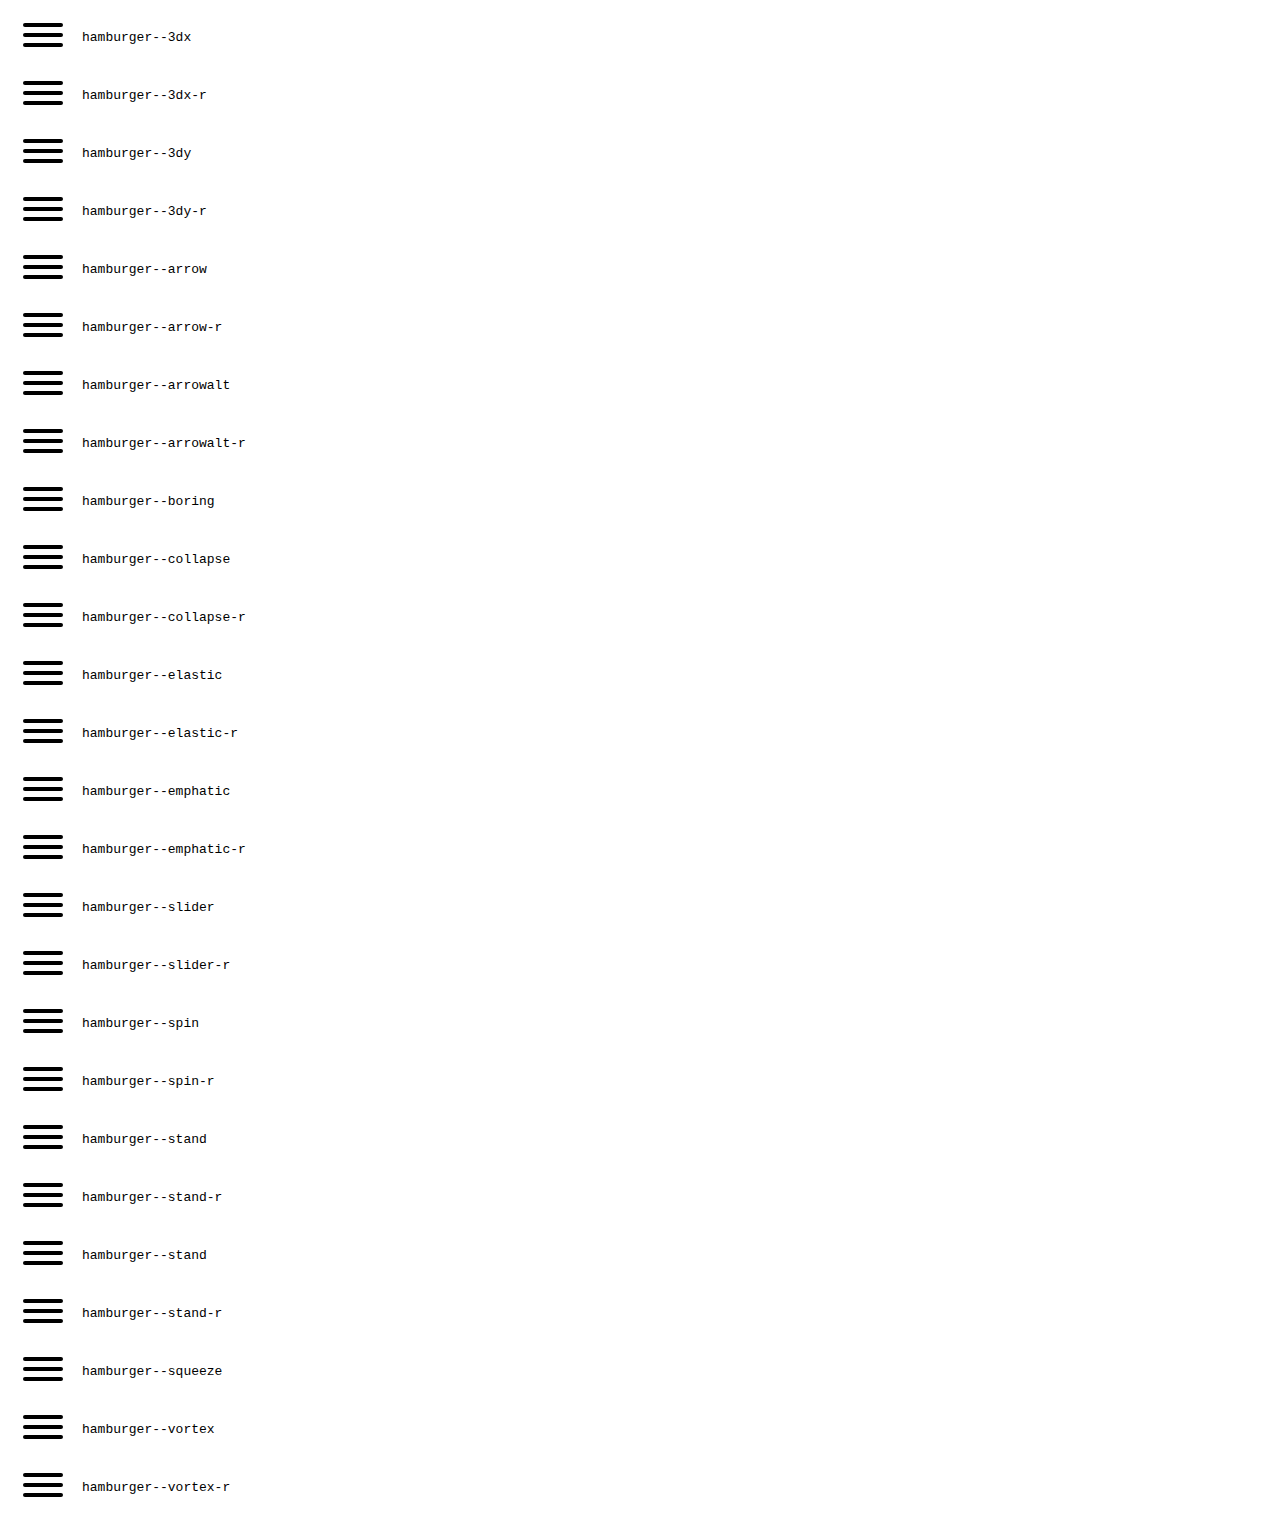
<file: app/libs/css-hamburgers/dist/example.html>
<!DOCTYPE html>
<html lang="en">
<head>
  <meta charset="UTF-8">
  <title>Hamburgers by Jonathan Suh</title>
  <link rel="stylesheet" href="hamburgers.css">
  <style>
    code {
      display: inline-block;
    }

    code,
    .hamburger {
      vertical-align: middle;
    }
  </style>
</head>
<body>
  <div class="hamburger hamburger--3dx">
    <div class="hamburger-box">
      <div class="hamburger-inner"></div>
    </div>
  </div>
  <code>hamburger--3dx</code>

  <br>

  <div class="hamburger hamburger--3dx-r">
    <div class="hamburger-box">
      <div class="hamburger-inner"></div>
    </div>
  </div>
  <code>hamburger--3dx-r</code>

  <br>

  <div class="hamburger hamburger--3dy">
    <div class="hamburger-box">
      <div class="hamburger-inner"></div>
    </div>
  </div>
  <code>hamburger--3dy</code>

  <br>

  <div class="hamburger hamburger--3dy-r">
    <div class="hamburger-box">
      <div class="hamburger-inner"></div>
    </div>
  </div>
  <code>hamburger--3dy-r</code>

  <br>

  <div class="hamburger hamburger--arrow">
    <div class="hamburger-box">
      <div class="hamburger-inner"></div>
    </div>
  </div>
  <code>hamburger--arrow</code>

  <br>

  <div class="hamburger hamburger--arrow-r">
    <div class="hamburger-box">
      <div class="hamburger-inner"></div>
    </div>
  </div>
  <code>hamburger--arrow-r</code>

  <br>

  <div class="hamburger hamburger--arrowalt">
    <div class="hamburger-box">
      <div class="hamburger-inner"></div>
    </div>
  </div>
  <code>hamburger--arrowalt</code>

  <br>

  <div class="hamburger hamburger--arrowalt-r">
    <div class="hamburger-box">
      <div class="hamburger-inner"></div>
    </div>
  </div>
  <code>hamburger--arrowalt-r</code>

  <br>

  <div class="hamburger hamburger--boring">
    <div class="hamburger-box">
      <div class="hamburger-inner"></div>
    </div>
  </div>
  <code>hamburger--boring</code>

  <br>

  <div class="hamburger hamburger--collapse">
    <div class="hamburger-box">
      <div class="hamburger-inner"></div>
    </div>
  </div>
  <code>hamburger--collapse</code>

  <br>

  <div class="hamburger hamburger--collapse-r">
    <div class="hamburger-box">
      <div class="hamburger-inner"></div>
    </div>
  </div>
  <code>hamburger--collapse-r</code>

  <br>

  <div class="hamburger hamburger--elastic">
    <div class="hamburger-box">
      <div class="hamburger-inner"></div>
    </div>
  </div>
  <code>hamburger--elastic</code>

  <br>

  <div class="hamburger hamburger--elastic-r">
    <div class="hamburger-box">
      <div class="hamburger-inner"></div>
    </div>
  </div>
  <code>hamburger--elastic-r</code>

  <br>

  <div class="hamburger hamburger--emphatic">
    <div class="hamburger-box">
      <div class="hamburger-inner"></div>
    </div>
  </div>
  <code>hamburger--emphatic</code>

  <br>

  <div class="hamburger hamburger--emphatic-r">
    <div class="hamburger-box">
      <div class="hamburger-inner"></div>
    </div>
  </div>
  <code>hamburger--emphatic-r</code>

  <br>

  <div class="hamburger hamburger--slider">
    <div class="hamburger-box">
      <div class="hamburger-inner"></div>
    </div>
  </div>
  <code>hamburger--slider</code>

  <br>

  <div class="hamburger hamburger--slider-r">
    <div class="hamburger-box">
      <div class="hamburger-inner"></div>
    </div>
  </div>
  <code>hamburger--slider-r</code>

  <br>

  <div class="hamburger hamburger--spin">
    <div class="hamburger-box">
      <div class="hamburger-inner"></div>
    </div>
  </div>
  <code>hamburger--spin</code>

  <br>

  <div class="hamburger hamburger--spin-r">
    <div class="hamburger-box">
      <div class="hamburger-inner"></div>
    </div>
  </div>
  <code>hamburger--spin-r</code>

  <br>

  <div class="hamburger hamburger--stand">
    <div class="hamburger-box">
      <div class="hamburger-inner"></div>
    </div>
  </div>
  <code>hamburger--stand</code>

  <br>

  <div class="hamburger hamburger--stand-r">
    <div class="hamburger-box">
      <div class="hamburger-inner"></div>
    </div>
  </div>
  <code>hamburger--stand-r</code>

  <br>

  <div class="hamburger hamburger--stand">
    <div class="hamburger-box">
      <div class="hamburger-inner"></div>
    </div>
  </div>
  <code>hamburger--stand</code>

  <br>

  <div class="hamburger hamburger--stand-r">
    <div class="hamburger-box">
      <div class="hamburger-inner"></div>
    </div>
  </div>
  <code>hamburger--stand-r</code>

  <br>

  <div class="hamburger hamburger--squeeze">
    <div class="hamburger-box">
      <div class="hamburger-inner"></div>
    </div>
  </div>
  <code>hamburger--squeeze</code>

  <br>

  <div class="hamburger hamburger--vortex">
    <div class="hamburger-box">
      <div class="hamburger-inner"></div>
    </div>
  </div>
  <code>hamburger--vortex</code>

  <br>

  <div class="hamburger hamburger--vortex-r">
    <div class="hamburger-box">
      <div class="hamburger-inner"></div>
    </div>
  </div>
  <code>hamburger--vortex-r</code>

  <script>
  /**
   * forEach implementation for Objects/NodeLists/Arrays, automatic type loops and context options
   *
   * @private
   * @author Todd Motto
   * @link https://github.com/toddmotto/foreach
   * @param {Array|Object|NodeList} collection - Collection of items to iterate, could be an Array, Object or NodeList
   * @callback requestCallback      callback   - Callback function for each iteration.
   * @param {Array|Object|NodeList} scope=null - Object/NodeList/Array that forEach is iterating over, to use as the this value when executing callback.
   * @returns {}
   */
    var forEach=function(t,o,r){if("[object Object]"===Object.prototype.toString.call(t))for(var c in t)Object.prototype.hasOwnProperty.call(t,c)&&o.call(r,t[c],c,t);else for(var e=0,l=t.length;l>e;e++)o.call(r,t[e],e,t)};

    var hamburgers = document.querySelectorAll(".hamburger");
    if (hamburgers.length > 0) {
      forEach(hamburgers, function(hamburger) {
        hamburger.addEventListener("click", function() {
          this.classList.toggle("is-active");
        }, false);
      });
    }
  </script>
</body>
</html>
</file>
<file: app/css/header.css>
@import url("https://fonts.googleapis.com/css?family=Open+Sans:300,300i,400,400i,600,600i,700,700i&subset=cyrillic,cyrillic-ext,latin-ext");
@import url("https://fonts.googleapis.com/css?family=Ubuntu:400,400i,500,500i&subset=cyrillic,cyrillic-ext,latin-ext");
@font-face {
  font-family: "Myriad Pro";
  font-style: normal;
  font-weight: 400;
  src: url("../fonts/MyriadPro/MyriadProRegular/MyriadProRegular.eot?#iefix") format("embedded-opentype"), url("../fonts/MyriadPro/MyriadProRegular/MyriadProRegular.woff") format("woff"), url("../fonts/MyriadPro/MyriadProRegular/MyriadProRegular.ttf") format("truetype"); }

body {
  font-family: "Open Sans";
  position: relative;
  max-width: 1920px;
  margin: 0 auto; }

.shake {
  -webkit-animation-name: shake;
  animation-name: shake;
  -webkit-animation-timing-function: ease;
  animation-timing-function: ease;
  -webkit-animation-duration: .4s;
  animation-duration: .4s; }

@-webkit-keyframes shake {
  from {
    -webkit-transform: translateX(0px);
    transform: translateX(0px); }
  20%, 60% {
    -webkit-transform: translateX(-10px);
    transform: translateX(-10px); }
  40%, 80% {
    -webkit-transform: translateX(10px);
    transform: translateX(10px); }
  to {
    -webkit-transform: translateX(0px);
    transform: translateX(0px); } }

@keyframes shake {
  from {
    -webkit-transform: translateX(0px);
    transform: translateX(0px); }
  20%, 60% {
    -webkit-transform: translateX(-10px);
    transform: translateX(-10px); }
  40%, 80% {
    -webkit-transform: translateX(10px);
    transform: translateX(10px); }
  to {
    -webkit-transform: translateX(0px);
    transform: translateX(0px); } }

.header-top {
  width: 100%;
  background-image: -webkit-gradient(linear, left bottom, left top, from(rgba(13, 52, 95, 0.4)), to(rgba(10, 36, 71, 0.9)));
  background-image: -webkit-linear-gradient(bottom, rgba(13, 52, 95, 0.4) 0%, rgba(10, 36, 71, 0.9) 100%);
  background-image: linear-gradient(to top, rgba(13, 52, 95, 0.4) 0%, rgba(10, 36, 71, 0.9) 100%);
  position: absolute;
  top: 0;
  z-index: 2; }

.logo {
  display: inline-block;
  margin: 28px 0; }
  @media (max-width: 1199px) {
    .logo {
      display: block;
      margin: 28px auto;
      margin-bottom: 0;
      width: 414px; } }
  @media (max-width: 443px) {
    .logo {
      width: 213px;
      text-align: center; } }
  .logo img {
    float: left;
    margin-right: 20px; }
    @media (max-width: 443px) {
      .logo img {
        margin-right: 0;
        margin-bottom: 15px; } }
  .logo span {
    color: #ffffff;
    font-size: 25px;
    font-weight: 300;
    line-height: 39px;
    text-transform: uppercase; }

.header-top-item {
  height: auto;
  float: left;
  margin-left: 43px; }
  .header-top-item i {
    vertical-align: top; }
  .header-top-item p {
    display: inline-block;
    vertical-align: top;
    color: #ffffff;
    font-family: Ubuntu;
    font-size: 12px;
    font-weight: 400; }

.header-top-item-1 {
  margin-top: 41px; }
  @media (max-width: 700px) {
    .header-top-item-1 {
      width: 166px; } }
  .header-top-item-1 i {
    margin: 11px 0;
    margin-right: 5px; }

.header-top-item-2 {
  margin-top: 50px; }
  @media (max-width: 700px) {
    .header-top-item-2 {
      width: 169px; } }
  .header-top-item-2 i {
    margin: 3px 0;
    margin-right: 5px; }

.header-top-item-3 {
  margin-top: 28px; }
  @media (max-width: 700px) {
    .header-top-item-3 {
      width: 204px; } }
  .header-top-item-3 p {
    color: #ffffff;
    font-family: "Open Sans";
    text-transform: uppercase;
    font-size: 18px;
    font-weight: 300; }
    .header-top-item-3 p span {
      font-size: 24px;
      font-weight: 400;
      margin-left: 5px; }
  .header-top-item-3 i {
    margin: 20px 0;
    margin-right: 10px; }

@media (max-width: 1199px) {
  .head-items {
    width: 659px;
    margin: 0 auto;
    margin-bottom: 28px; } }

@media (max-width: 700px) {
  .head-items {
    width: 100%;
    margin-bottom: 0; } }

@media (max-width: 1199px) {
  .head-items .header-top-item {
    margin-left: 20px;
    margin-right: 20px; } }

@media (max-width: 700px) {
  .head-items .header-top-item {
    float: none;
    margin: 38px auto; } }

@media (max-width: 443px) {
  .head-items .header-top-item {
    margin: 30px auto; } }

.header-mnu {
  height: 52px;
  background-color: #092143;
  border-top: 1px solid white;
  border-bottom: 1px solid white;
  position: relative; }
  .header-mnu .hamburger {
    position: absolute;
    top: 9px;
    right: 9px;
    padding: 3px;
    display: none; }
    @media (max-width: 1085px) {
      .header-mnu .hamburger {
        display: block; } }

.h-mn {
  -webkit-transition: 1s all;
  transition: 1s all; }
  .h-mn.is-active {
    left: -15px;
    -webkit-transition: .5s all;
    transition: .5s all; }
  @media (max-width: 1192px) {
    .h-mn {
      width: 1051px;
      margin: 0 auto; } }
  @media (max-width: 1085px) {
    .h-mn {
      position: relative;
      width: 200px;
      margin: 0;
      left: -100%;
      border-right: 1px solid white;
      z-index: 1; } }
  .h-mn li {
    float: left;
    padding: 15px 0; }
    .h-mn li:last-child a:after {
      display: none; }
    @media (max-width: 1085px) {
      .h-mn li {
        float: none;
        padding: 0; } }
    .h-mn li a {
      font-size: 14px;
      font-weight: 300;
      text-transform: uppercase;
      color: #eeeeee;
      padding: 15px 23px;
      background-color: #092143;
      -webkit-transition: .2s all;
      transition: .2s all;
      position: relative; }
      .h-mn li a:after {
        position: absolute;
        display: block;
        top: 50%;
        right: 0;
        margin-top: -7px;
        content: '';
        width: 1px;
        height: 14px;
        background-color: #929ca9; }
        @media (max-width: 1085px) {
          .h-mn li a:after {
            display: none; } }
      @media (max-width: 1192px) {
        .h-mn li a {
          padding: 15px; } }
      @media (max-width: 1085px) {
        .h-mn li a {
          padding: 15px 0;
          display: block;
          width: 100%;
          height: 51px;
          text-align: center;
          border-bottom: 1px solid white; } }
      .h-mn li a:hover, .h-mn li a:focus {
        background-color: #154f8f;
        color: #ffffff; }

.header-slider {
  position: relative; }
  .header-slider .lSSlideOuter .lSPager.lSpg > li.active a, .header-slider .lSSlideOuter .lSPager.lSpg > li:hover a {
    background-color: white; }
  .header-slider .lSSlideOuter .lSPager.lSpg > li a {
    background-color: rgba(255, 255, 255, 0.5);
    -webkit-border-radius: 30px;
    border-radius: 30px;
    display: inline-block;
    height: 16px;
    width: 16px; }
  .header-slider .lSSlideOuter .lSPager.lSpg > li.active:after, .header-slider .lSSlideOuter .lSPager.lSpg > li:hover:after {
    display: block; }
  .header-slider .lSSlideOuter .lSPager.lSpg > li {
    position: relative; }
    .header-slider .lSSlideOuter .lSPager.lSpg > li:after {
      position: absolute;
      content: '';
      top: -4px;
      left: 1px;
      -webkit-border-radius: 20px;
      border-radius: 20px;
      width: 24px;
      height: 24px;
      border: 1px solid white;
      z-index: 200;
      display: none;
      -webkit-transition: .5s all;
      transition: .5s all; }
  .header-slider ul .header-slider-li {
    background-repeat: no-repeat;
    height: 757px; }
    @media (max-width: 700px) {
      .header-slider ul .header-slider-li {
        text-align: center;
        background-size: cover;
        height: auto;
        padding-bottom: 70px; } }
    .header-slider ul .header-slider-li h1 {
      margin-top: 270px;
      margin-bottom: 0;
      line-height: 70px; }
      @media (max-width: 1199px) {
        .header-slider ul .header-slider-li h1 {
          margin-top: 355px; } }
      @media (max-width: 700px) {
        .header-slider ul .header-slider-li h1 {
          margin-top: 490px; } }
      @media (max-width: 443px) {
        .header-slider ul .header-slider-li h1 {
          margin-top: 540px;
          font-size: 55px;
          line-height: 60px; } }
    .header-slider ul .header-slider-li .p-white {
      margin-top: 20px; }
    .header-slider ul .header-slider-li .p-pol-white {
      margin-top: 8px; }
  .header-slider ul .header-slider-li-1 {
    background-image: url("../img/raster/slider1.png"); }
  .header-slider ul .header-slider-li-2 {
    background-image: url("../img/raster/slider2.png"); }

.lSSlideOuter .lSPager.lSpg {
  margin: 0 auto;
  padding: 0;
  text-align: center;
  right: 0;
  left: 0;
  bottom: 105px;
  position: absolute; }
  @media (max-width: 1199px) {
    .lSSlideOuter .lSPager.lSpg {
      bottom: 35px; } }
  @media (max-width: 718px) {
    .lSSlideOuter .lSPager.lSpg {
      bottom: 15px; } }
  @media (max-width: 700px) {
    .lSSlideOuter .lSPager.lSpg {
      bottom: 23px; } }

.p-white {
  display: inline-block;
  color: #010101;
  font-size: 24px;
  text-transform: uppercase;
  font-weight: 300;
  background-color: #ffffff;
  padding: 2px 15px; }
  .p-white span {
    font-weight: 600;
    margin-left: 5px; }

.p-pol-white {
  display: inline-block;
  color: #000000;
  font-size: 24px;
  font-weight: 300;
  background-color: rgba(255, 255, 255, 0.7);
  padding: 2px 15px; }
  .p-pol-white span {
    font-size: 18px; }

.header-top-mod {
  position: static;
  background-image: -webkit-gradient(linear, left bottom, left top, from(#0d345f), to(#0a2447));
  background-image: -webkit-linear-gradient(bottom, #0d345f 0%, #0a2447 100%);
  background-image: linear-gradient(to top, #0d345f 0%, #0a2447 100%); }
</file>
<file: app/css/main.css>
@import url(../libs/lightslider/dist/css/lightslider.min.css);
@import url(../libs/magnific-popup/dist/magnific-popup.css);
@import url(../libs/select2/dist/css/select2.min.css);
@import url(../libs/font-awesome/css/font-awesome.min.css);
/*!
 * Hamburgers
 * @description Tasty CSS-animated hamburgers
 * @author Jonathan Suh @jonsuh
 * @site https://jonsuh.com/hamburgers
 * @link https://github.com/jonsuh/hamburgers
 */
.hamburger {
  padding: 15px 15px;
  display: inline-block;
  cursor: pointer;
  -webkit-transition-property: opacity, -webkit-filter;
  transition-property: opacity, -webkit-filter;
  transition-property: opacity, filter;
  transition-property: opacity, filter, -webkit-filter;
  -webkit-transition-duration: 0.15s;
  transition-duration: 0.15s;
  -webkit-transition-timing-function: linear;
  transition-timing-function: linear;
  font: inherit;
  color: inherit;
  text-transform: none;
  background-color: transparent;
  border: 0;
  margin: 0;
  overflow: visible; }
  .hamburger:hover {
    opacity: 1; }

.hamburger-box {
  width: 40px;
  height: 24px;
  display: inline-block;
  position: relative; }

.hamburger-inner {
  display: block;
  top: 50%;
  margin-top: -2px; }
  .hamburger-inner, .hamburger-inner::before, .hamburger-inner::after {
    width: 40px;
    height: 4px;
    background-color: #fff;
    -webkit-border-radius: 4px;
    border-radius: 4px;
    position: absolute;
    -webkit-transition-property: -webkit-transform;
    transition-property: -webkit-transform;
    transition-property: transform;
    transition-property: transform, -webkit-transform;
    -webkit-transition-duration: 0.15s;
    transition-duration: 0.15s;
    -webkit-transition-timing-function: ease;
    transition-timing-function: ease; }
  .hamburger-inner::before, .hamburger-inner::after {
    content: "";
    display: block; }
  .hamburger-inner::before {
    top: -10px; }
  .hamburger-inner::after {
    bottom: -10px; }

/*
   * Spin
   */
.hamburger--spin .hamburger-inner {
  -webkit-transition-duration: 0.22s;
  transition-duration: 0.22s;
  -webkit-transition-timing-function: cubic-bezier(0.55, 0.055, 0.675, 0.19);
  transition-timing-function: cubic-bezier(0.55, 0.055, 0.675, 0.19); }
  .hamburger--spin .hamburger-inner::before {
    -webkit-transition: top 0.1s 0.25s ease-in, opacity 0.1s ease-in;
    transition: top 0.1s 0.25s ease-in, opacity 0.1s ease-in; }
  .hamburger--spin .hamburger-inner::after {
    -webkit-transition: bottom 0.1s 0.25s ease-in, -webkit-transform 0.22s cubic-bezier(0.55, 0.055, 0.675, 0.19);
    transition: bottom 0.1s 0.25s ease-in, -webkit-transform 0.22s cubic-bezier(0.55, 0.055, 0.675, 0.19);
    transition: bottom 0.1s 0.25s ease-in, transform 0.22s cubic-bezier(0.55, 0.055, 0.675, 0.19);
    transition: bottom 0.1s 0.25s ease-in, transform 0.22s cubic-bezier(0.55, 0.055, 0.675, 0.19), -webkit-transform 0.22s cubic-bezier(0.55, 0.055, 0.675, 0.19); }

.hamburger--spin.is-active .hamburger-inner {
  -webkit-transform: rotate(225deg);
  -ms-transform: rotate(225deg);
  transform: rotate(225deg);
  -webkit-transition-delay: 0.12s;
  transition-delay: 0.12s;
  -webkit-transition-timing-function: cubic-bezier(0.215, 0.61, 0.355, 1);
  transition-timing-function: cubic-bezier(0.215, 0.61, 0.355, 1); }
  .hamburger--spin.is-active .hamburger-inner::before {
    top: 0;
    opacity: 0;
    -webkit-transition: top 0.1s ease-out, opacity 0.1s 0.12s ease-out;
    transition: top 0.1s ease-out, opacity 0.1s 0.12s ease-out; }
  .hamburger--spin.is-active .hamburger-inner::after {
    bottom: 0;
    -webkit-transform: rotate(-90deg);
    -ms-transform: rotate(-90deg);
    transform: rotate(-90deg);
    -webkit-transition: bottom 0.1s ease-out, -webkit-transform 0.22s 0.12s cubic-bezier(0.215, 0.61, 0.355, 1);
    transition: bottom 0.1s ease-out, -webkit-transform 0.22s 0.12s cubic-bezier(0.215, 0.61, 0.355, 1);
    transition: bottom 0.1s ease-out, transform 0.22s 0.12s cubic-bezier(0.215, 0.61, 0.355, 1);
    transition: bottom 0.1s ease-out, transform 0.22s 0.12s cubic-bezier(0.215, 0.61, 0.355, 1), -webkit-transform 0.22s 0.12s cubic-bezier(0.215, 0.61, 0.355, 1); }

/*
   * Spin Reverse
   */
.hamburger--spin-r .hamburger-inner {
  -webkit-transition-duration: 0.22s;
  transition-duration: 0.22s;
  -webkit-transition-timing-function: cubic-bezier(0.55, 0.055, 0.675, 0.19);
  transition-timing-function: cubic-bezier(0.55, 0.055, 0.675, 0.19); }
  .hamburger--spin-r .hamburger-inner::before {
    -webkit-transition: top 0.1s 0.25s ease-in, opacity 0.1s ease-in;
    transition: top 0.1s 0.25s ease-in, opacity 0.1s ease-in; }
  .hamburger--spin-r .hamburger-inner::after {
    -webkit-transition: bottom 0.1s 0.25s ease-in, -webkit-transform 0.22s cubic-bezier(0.55, 0.055, 0.675, 0.19);
    transition: bottom 0.1s 0.25s ease-in, -webkit-transform 0.22s cubic-bezier(0.55, 0.055, 0.675, 0.19);
    transition: bottom 0.1s 0.25s ease-in, transform 0.22s cubic-bezier(0.55, 0.055, 0.675, 0.19);
    transition: bottom 0.1s 0.25s ease-in, transform 0.22s cubic-bezier(0.55, 0.055, 0.675, 0.19), -webkit-transform 0.22s cubic-bezier(0.55, 0.055, 0.675, 0.19); }

.hamburger--spin-r.is-active .hamburger-inner {
  -webkit-transform: rotate(-225deg);
  -ms-transform: rotate(-225deg);
  transform: rotate(-225deg);
  -webkit-transition-delay: 0.12s;
  transition-delay: 0.12s;
  -webkit-transition-timing-function: cubic-bezier(0.215, 0.61, 0.355, 1);
  transition-timing-function: cubic-bezier(0.215, 0.61, 0.355, 1); }
  .hamburger--spin-r.is-active .hamburger-inner::before {
    top: 0;
    opacity: 0;
    -webkit-transition: top 0.1s ease-out, opacity 0.1s 0.12s ease-out;
    transition: top 0.1s ease-out, opacity 0.1s 0.12s ease-out; }
  .hamburger--spin-r.is-active .hamburger-inner::after {
    bottom: 0;
    -webkit-transform: rotate(90deg);
    -ms-transform: rotate(90deg);
    transform: rotate(90deg);
    -webkit-transition: bottom 0.1s ease-out, -webkit-transform 0.22s 0.12s cubic-bezier(0.215, 0.61, 0.355, 1);
    transition: bottom 0.1s ease-out, -webkit-transform 0.22s 0.12s cubic-bezier(0.215, 0.61, 0.355, 1);
    transition: bottom 0.1s ease-out, transform 0.22s 0.12s cubic-bezier(0.215, 0.61, 0.355, 1);
    transition: bottom 0.1s ease-out, transform 0.22s 0.12s cubic-bezier(0.215, 0.61, 0.355, 1), -webkit-transform 0.22s 0.12s cubic-bezier(0.215, 0.61, 0.355, 1); }

footer {
  background-color: #092143;
  padding-top: 20px; }
  @media (max-width: 767px) {
    footer {
      padding-top: 0; } }
  footer p {
    color: #fefefe;
    font-size: 12px;
    font-weight: 400;
    margin-top: 25px; }
    footer p span {
      color: #ffffff;
      font-size: 18px;
      text-transform: uppercase; }
  footer h6 {
    color: #ffffff;
    font-size: 14px;
    font-weight: 600;
    line-height: 24px; }
  footer ul {
    margin-top: 25px; }
    footer ul li a {
      color: #eeeeee;
      font-size: 12px;
      font-weight: 400;
      line-height: 21px; }
      footer ul li a:hover, footer ul li a:focus {
        color: #eeeeee;
        text-decoration: underline; }

.p-thin {
  color: #ffffff;
  font-family: Ubuntu;
  font-size: 11px;
  font-weight: 300; }

.social {
  margin: 12px 0; }
  .social a i {
    margin-right: 10px;
    -webkit-transition: .2s all;
    transition: .2s all; }
    .social a i:hover, .social a i:focus {
      -webkit-transform: scale(0.9);
      -ms-transform: scale(0.9);
      transform: scale(0.9); }

.a-foot {
  color: #ffffff;
  font-family: Ubuntu;
  font-size: 11px;
  font-weight: 300;
  text-decoration: underline;
  display: inline-block;
  margin-bottom: 8px; }
  .a-foot:hover, .a-foot:focus {
    color: #ffffff;
    text-decoration: none; }
    .a-foot:hover span, .a-foot:focus span {
      text-decoration: none; }
  .a-foot i {
    margin-right: 10px;
    display: inline-block;
    vertical-align: top; }
  .a-foot span {
    display: inline-block;
    vertical-align: top;
    text-decoration: underline; }

.a-marg {
  margin-top: 15px; }

.bot-line {
  background-color: #1d1c1c;
  text-align: center;
  padding: 12px 0;
  margin-top: 20px; }
  @media (max-width: 767px) {
    .bot-line {
      margin-top: 35px; } }
  .bot-line p {
    color: #d6d6d6;
    font-family: Ubuntu;
    font-size: 14px;
    font-weight: 500;
    margin: 0; }

@media (max-width: 767px) {
  .footer-item {
    text-align: center;
    margin-top: 25px; } }

@media (max-width: 767px) {
  .footer-1 {
    display: none; } }

.footer-2 {
  display: none; }
  @media (max-width: 767px) {
    .footer-2 {
      display: block; } }

.pre-footer {
  padding-bottom: 90px;
  position: relative; }

.pre-footer-item {
  margin-bottom: 20px; }
  .pre-footer-item img {
    width: 100%; }
  .pre-footer-item h5 {
    text-align: center;
    margin: 10px 0; }
  .pre-footer-item p {
    color: #666666;
    font-size: 14px;
    font-weight: 400;
    line-height: 18px; }
    @media (max-width: 767px) {
      .pre-footer-item p {
        text-align: center; } }

.a-news {
  color: #154f8f;
  font-size: 14px;
  font-weight: 600;
  position: absolute;
  right: 20%;
  bottom: 65px; }
  @media (max-width: 1650px) {
    .a-news {
      right: 15%; } }
  @media (max-width: 1450px) {
    .a-news {
      right: 5%; } }
  .a-news:hover, .a-news:focus {
    color: black; }
  .a-news i {
    margin-left: 5px; }

@media (max-width: 730px) {
  .bonus h2 br {
    display: none; } }

.bonus p {
  font-size: 16px;
  font-weight: 400;
  margin-bottom: 20px; }
  .bonus p a {
    color: #333333;
    font-weight: 700;
    margin-right: 5px; }
    .bonus p a:hover, .bonus p a:focus {
      color: #333333;
      text-decoration: underline; }

.feed-back {
  padding-top: 40px; }

.form-blue {
  -webkit-border-radius: 5px;
  border-radius: 5px;
  background-color: #154f8f;
  padding: 39px 0; }
  @media (max-width: 1030px) {
    .form-blue {
      padding: 25px 28px;
      width: 370px;
      margin: 0 auto; } }
  @media (max-width: 405px) {
    .form-blue {
      width: 288px; } }
  .form-blue p {
    text-align: center;
    color: #fffeff !important;
    font-size: 14px;
    font-weight: 400;
    line-height: 20px;
    margin-bottom: 20px;
    margin-top: 0 !important; }
  .form-blue form {
    width: 942px;
    margin: 0 auto; }
    @media (max-width: 1030px) {
      .form-blue form {
        width: 302px; } }
    @media (max-width: 405px) {
      .form-blue form {
        width: 232px; } }
    .form-blue form .field {
      margin-right: 20px;
      width: 300px; }
      @media (max-width: 1030px) {
        .form-blue form .field {
          display: block;
          float: none;
          margin: 0 auto;
          margin-bottom: 15px; } }
      @media (max-width: 405px) {
        .form-blue form .field {
          width: 232px; } }
      .form-blue form .field input {
        width: 100%;
        height: 32px;
        background-color: #fffeff;
        border: none;
        padding-left: 10px; }
        @media (max-width: 1030px) {
          .form-blue form .field input {
            height: 40px; } }
        .form-blue form .field input::-webkit-input-placeholder {
          color: #888888;
          font-size: 12px;
          font-weight: 400;
          text-transform: uppercase; }
        .form-blue form .field input::-moz-placeholder {
          color: #888888;
          font-size: 12px;
          font-weight: 400;
          text-transform: uppercase; }
        .form-blue form .field input:-moz-placeholder {
          color: #888888;
          font-size: 12px;
          font-weight: 400;
          text-transform: uppercase; }
        .form-blue form .field input:-ms-input-placeholder {
          color: #888888;
          font-size: 12px;
          font-weight: 400;
          text-transform: uppercase; }
    @media (max-width: 1030px) {
      .form-blue form .btn-form {
        width: 100%; } }

.btn-form {
  width: 302px;
  height: 35px;
  background-image: url("../img/raster/btn-form.png");
  background-repeat: no-repeat;
  color: #333333;
  font-size: 12px;
  font-weight: 600;
  text-transform: uppercase;
  outline: none;
  border: none; }

.old {
  padding: 25px 0; }
  .old p {
    margin-top: 35px; }
  .old .a-old {
    color: #154f8f;
    font-size: 16px;
    float: right;
    font-weight: 600;
    margin-top: 20px; }
    .old .a-old:hover, .old .a-old:focus {
      color: #081e36; }
    .old .a-old i {
      margin-left: 5px; }

.block-item {
  width: 100%;
  height: 468px;
  -webkit-box-shadow: 0 4px 8px rgba(0, 0, 0, 0.1);
  box-shadow: 0 4px 8px rgba(0, 0, 0, 0.1);
  -webkit-border-radius: 6px 3px 3px;
  border-radius: 6px 3px 3px;
  background-color: #f4f4f4;
  margin-top: 30px; }
  @media (max-width: 400px) {
    .block-item {
      height: auto; } }

.block-item-img {
  height: 230px;
  position: relative; }
  @media (max-width: 400px) {
    .block-item-img {
      height: auto; } }
  .block-item-img img {
    width: 100%;
    height: 100%; }

.content .blue-line {
  width: 100%;
  height: 41px;
  background-color: rgba(13, 52, 95, 0.8);
  position: absolute;
  bottom: 0; }
  .content .blue-line .country {
    display: inline-block;
    vertical-align: top;
    width: 60px;
    height: 41px;
    text-align: center;
    padding: 4px 0; }
    .content .blue-line .country img {
      width: 32px;
      height: 32px; }
  .content .blue-line p {
    display: inline-block;
    vertical-align: top;
    color: #ffffff;
    font-size: 16px;
    font-weight: 600;
    margin-top: 8px; }
    @media (max-width: 1075px) {
      .content .blue-line p {
        font-size: 14px;
        margin-top: 10px; } }

.blue-line {
  width: 100%;
  height: 41px;
  background-color: rgba(13, 52, 95, 0.8);
  position: absolute;
  bottom: 0; }
  .blue-line .country {
    display: inline-block;
    vertical-align: top;
    width: 60px;
    height: 41px;
    text-align: center;
    padding: 4px 0; }
    .blue-line .country img {
      width: 32px;
      height: 32px; }
  .blue-line p {
    display: inline-block;
    vertical-align: top;
    color: #ffffff;
    font-size: 16px;
    font-weight: 600;
    margin-top: 8px; }
    @media (max-width: 1075px) {
      .blue-line p {
        font-size: 14px;
        margin-top: 10px; } }

.block-content {
  height: 238px;
  position: relative; }

.white-line {
  width: 100%;
  height: 55px;
  position: absolute;
  bottom: 0;
  background-color: #ffffff; }
  .white-line .btn-white {
    position: absolute;
    top: 50%;
    margin-top: -15px;
    right: 20px; }

.metka {
  position: absolute;
  top: 50%;
  margin-top: -11px;
  left: 20px; }
  .metka a {
    color: #a2a2a2;
    font-size: 16px;
    font-weight: 300; }
    .metka a:hover, .metka a:focus {
      color: #092143; }
      .metka a:hover span, .metka a:focus span {
        text-decoration: underline; }
    .metka a i {
      margin-right: 5px; }

.btn-white {
  background-image: url("../img/raster/btn-white.png");
  width: 142px;
  height: 30px;
  text-align: center;
  color: #092143;
  font-size: 16px;
  font-weight: 300;
  padding: 3px 0; }
  .btn-white:hover:after, .btn-white:focus:after {
    background-color: rgba(255, 255, 255, 0.2); }
  .btn-white:hover span, .btn-white:focus span {
    color: #092143; }
  .btn-white:after {
    position: absolute;
    content: '';
    top: 0;
    left: 0;
    width: 100%;
    height: 100%;
    background-color: transparent;
    -webkit-transition: .2s all;
    transition: .2s all; }
  .btn-white span {
    position: relative;
    z-index: 1; }

.block-text {
  width: 90%;
  margin: 0 auto;
  padding-top: 15px; }

.block-text-item {
  width: 100%;
  height: 22px;
  border-bottom: 2px dotted #dcdcdc;
  position: relative; }

.span-left {
  position: absolute;
  left: 0;
  bottom: -7px;
  font-size: 14px;
  font-weight: 400;
  color: #666666;
  background-color: #f4f4f4;
  padding-right: 5px; }

.span-right {
  position: absolute;
  right: 0;
  bottom: -7px;
  color: #1e1e1e;
  font-size: 14px;
  font-weight: 600;
  background-color: #f4f4f4;
  padding-left: 5px; }

.middle {
  background-image: url("../img/raster/middle.png");
  background-size: cover;
  padding-bottom: 75px; }
  .middle h2 {
    color: white; }
  .middle p {
    color: white; }
  .middle .a-old {
    color: white; }
    .middle .a-old:hover, .middle .a-old:focus {
      color: #cccccc; }

.high-item {
  border: 1px solid #1e528b;
  padding: 35px 30px; }
  .high-item p {
    margin-top: 0;
    margin-bottom: 20px;
    color: #cccccc; }
  .high-item .a-old {
    margin-top: 0;
    color: #cccccc; }

.high {
  padding-bottom: 60px; }

.af-header-item {
  height: 501px;
  position: relative; }
  @media (max-width: 991px) {
    .af-header-item {
      margin-bottom: 30px; } }
  @media (max-width: 600px) {
    .af-header-item {
      height: auto; } }
  .af-header-item img {
    width: 100%;
    height: 100%; }

.af-header-block {
  position: absolute;
  bottom: 0;
  width: 100%; }

.af-header-block-h {
  background-color: #0d345f;
  color: #ffffff;
  font-size: 14px;
  font-weight: 400;
  text-transform: uppercase;
  text-align: center;
  padding: 4px 0; }

.af-header-block-t {
  background-color: rgba(255, 255, 255, 0.9);
  color: #333333;
  font-size: 14px;
  font-weight: 400;
  line-height: 18px;
  padding: 10px 20px; }
  @media (max-width: 991px) {
    .af-header-block-t {
      text-align: center; } }

.af-header-item-mod {
  height: 301px;
  margin-bottom: 30px; }

.af-header-block-h-mod {
  text-align: left;
  padding-left: 20px; }
  @media (max-width: 991px) {
    .af-header-block-h-mod {
      text-align: center; } }

.af-header-item-mod-1 {
  height: 170px; }
  @media (max-width: 991px) {
    .af-header-item-mod-1 {
      margin-bottom: 30px; } }

.af-header {
  background-color: #092143;
  padding-bottom: 60px;
  position: relative; }
  @media (max-width: 1199px) {
    .af-header {
      padding-top: 0; } }
  @media (max-width: 991px) {
    .af-header {
      padding-bottom: 50px; } }

.img-tabs {
  display: block;
  margin: 0 auto;
  width: 1170px;
  position: absolute;
  right: 0;
  left: 0;
  top: -110px;
  -webkit-border-radius: 8px;
  border-radius: 8px; }
  @media (max-width: 1170px) {
    .img-tabs {
      display: none; } }

.bread-crumbs {
  margin: 20px 0; }
  .bread-crumbs a {
    color: #1e1e1e;
    font-size: 14px;
    font-weight: 300; }
    .bread-crumbs a:hover, .bread-crumbs a:focus {
      text-decoration: underline;
      color: #050505; }
  .bread-crumbs span {
    color: #1e1e1e;
    font-size: 14px;
    font-weight: 300;
    margin: 0 5px; }

.content {
  padding-bottom: 40px; }
  .content h2 {
    color: #1e1e1e;
    margin: 0; }
  .content p {
    color: #333333;
    font-size: 14px;
    font-weight: 300;
    line-height: 24px;
    margin-top: 25px; }
  .content h6 {
    color: #333333;
    font-size: 18px;
    font-weight: 600;
    line-height: 24px;
    margin-top: 25px; }
  .content ol {
    margin-left: 18px;
    margin-top: 25px; }
    .content ol li {
      list-style-image: url("../img/raster/galka.png");
      color: #333333;
      font-size: 14px;
      font-weight: 400;
      line-height: 20px; }

.contacts-item {
  margin-top: 65px; }
  @media (max-width: 767px) {
    .contacts-item {
      margin-top: 50px; } }
  .contacts-item h3 {
    margin-bottom: 25px; }
    .contacts-item h3 span {
      color: #0c2e55;
      font-family: Ubuntu;
      font-size: 18px;
      font-weight: 500;
      text-transform: uppercase;
      display: inline-block;
      vertical-align: top;
      margin-top: 3px;
      margin-left: 10px; }
    .contacts-item h3 i {
      display: inline-block;
      vertical-align: top; }
  .contacts-item p {
    color: #333333;
    font-size: 16px;
    font-weight: 600;
    line-height: 18px; }
  .contacts-item h4 {
    color: #333333;
    font-weight: 400;
    font-size: 18px;
    text-transform: uppercase;
    line-height: 28px; }
    .contacts-item h4 span {
      font-size: 24px;
      text-transform: uppercase; }
  .contacts-item h5 {
    color: #333333;
    font-weight: 400;
    font-size: 14px; }
  .contacts-item .p-mod {
    color: #d22d2d; }

.contacts-item-block {
  margin-top: 25px; }

.contacts-map iframe {
  width: 100%;
  height: 405px;
  margin: 50px 0; }

.news-content {
  margin-top: 45px; }

.news-item {
  width: 100%;
  border: 1px solid #1e1e1e;
  margin-top: 10px;
  padding: 11px 0;
  padding-right: 3px;
  position: relative;
  display: inline-block; }
  @media (max-width: 991px) {
    .news-item {
      padding: 10px;
      text-align: center; } }
  .news-item img {
    width: 266px;
    height: 155px;
    position: absolute;
    top: -9px;
    right: 0; }
    @media (max-width: 991px) {
      .news-item img {
        width: 266px;
        position: static; } }
    @media (max-width: 400px) {
      .news-item img {
        width: 100%; } }
  .news-item h5 {
    color: #1e1e1e;
    font-size: 18px;
    font-weight: 700;
    margin-bottom: 15px; }
    @media (max-width: 991px) {
      .news-item h5 {
        margin-top: 0; } }
  .news-item p {
    color: #1e1e1e;
    font-size: 14px;
    font-weight: 300; }
  .news-item .btn-white {
    margin-top: 15px; }
    @media (max-width: 991px) {
      .news-item .btn-white {
        margin-bottom: 15px; } }

.news-mnu {
  position: relative;
  width: 200px;
  margin: 0 auto;
  margin-top: 30px;
  margin-bottom: 50px; }
  .news-mnu .n-mnu-a {
    color: #666666;
    font-size: 16px;
    font-weight: 400;
    width: 30px;
    height: 30px;
    -webkit-border-radius: 2px;
    border-radius: 2px;
    background-color: transparent;
    position: absolute; }
    .news-mnu .n-mnu-a:hover, .news-mnu .n-mnu-a:focus {
      background-color: #ebebeb; }
    .news-mnu .n-mnu-a i {
      position: absolute;
      width: 5px;
      height: 19px;
      top: 0;
      right: 0;
      bottom: 0;
      left: 0;
      margin: auto; }
  .news-mnu .n-mnu-a-left {
    top: 0;
    left: 0; }
  .news-mnu .n-mnu-a-right {
    top: 0;
    right: 0; }
  .news-mnu ul {
    width: 98px;
    margin: 0 auto; }
    .news-mnu ul li {
      display: inline-block; }
      .news-mnu ul li a {
        font-size: 16px;
        font-weight: 400;
        color: #666666;
        width: 30px;
        height: 30px;
        -webkit-border-radius: 2px;
        border-radius: 2px;
        background-color: transparent;
        -webkit-transition: .2s all;
        transition: .2s all;
        display: inline-block;
        padding: 3px 10px; }
        .news-mnu ul li a:hover, .news-mnu ul li a:focus {
          color: #ffffff;
          background-color: #0d345f; }

.content-inner {
  padding-left: 30px; }
  @media (max-width: 991px) {
    .content-inner {
      padding-left: 0; } }
  .content-inner img {
    width: 100%;
    background-size: contain;
    margin-top: 25px; }

.content-inner-block {
  padding-left: 25px; }
  @media (max-width: 991px) {
    .content-inner-block {
      padding-left: 15px; } }
  .content-inner-block p {
    font-weight: 400; }

.news-nav {
  margin: 50px 0;
  margin-bottom: 75px; }
  @media (max-width: 400px) {
    .news-nav {
      margin: 50px 0; } }

.news-nav-a {
  color: #3676eb;
  font-size: 16px;
  font-weight: 400;
  line-height: 20px;
  display: block; }

.news-nav-a-left {
  float: left; }
  @media (max-width: 400px) {
    .news-nav-a-left {
      float: none;
      margin-bottom: 15px; } }
  .news-nav-a-left span {
    margin-left: 5px; }

.news-nav-a-right {
  float: right; }
  @media (max-width: 400px) {
    .news-nav-a-right {
      float: none; } }
  .news-nav-a-right span {
    margin-right: 5px; }

.content-mod h2 {
  margin: 30px 0; }

.block-bord {
  width: 100%;
  height: auto;
  border: 1px solid #1e1e1e;
  padding: 10px 20px;
  padding-bottom: 40px; }
  .block-bord p {
    color: #1e1e1e;
    font-size: 18px;
    font-weight: 300;
    margin: 0; }
    .block-bord p span {
      font-weight: 700; }
  .block-bord .p-thin {
    font-size: 16px;
    margin: 5px 0; }
    .block-bord .p-thin i {
      margin-right: 5px; }
  .block-bord a {
    color: #0d345f;
    font-size: 16px;
    font-weight: 600;
    float: right;
    margin-top: 7px; }
    .block-bord a i {
      margin-left: 5px;
      font-weight: 400; }
    .block-bord a:hover, .block-bord a:focus {
      color: #040f1c; }

.block-bord-mod {
  padding: 0 20px;
  margin-top: 40px;
  margin-bottom: 150px; }
  @media (max-width: 1130px) {
    .block-bord-mod {
      padding-bottom: 20px;
      margin-bottom: 40px; } }
  .block-bord-mod p {
    margin: 25px 0; }

.block-l {
  width: 65%;
  display: inline-block;
  vertical-align: top; }
  @media (max-width: 1130px) {
    .block-l {
      display: block;
      width: 100%;
      text-align: center; } }

.block-r {
  display: inline-block;
  vertical-align: top;
  width: 22%;
  margin-left: 12%;
  text-align: center;
  margin-top: 20px; }
  @media (max-width: 1130px) {
    .block-r {
      display: block;
      width: 100%;
      margin-left: 0; } }

.block-bord-sp {
  padding: 15px;
  margin: 30px 0; }

.tabs-top a {
  color: #666666;
  font-size: 14px;
  font-weight: 600;
  background-color: #f4f4f4;
  padding: 9px 15px;
  margin-right: 2px; }
  @media (max-width: 1136px) {
    .tabs-top a {
      display: block;
      text-align: center;
      border-bottom: 1px solid #0d345f; } }
  .tabs-top a:hover, .tabs-top a:focus {
    color: #ffffff;
    background-color: #0d345f; }
  .tabs-top a.active {
    color: #ffffff;
    background-color: #0d345f; }

.tab-block {
  width: 100%;
  border: 3px solid #314f79;
  padding: 25px;
  margin-top: 2px;
  display: none; }
  @media (max-width: 1136px) {
    .tab-block {
      padding: 10px; } }
  .tab-block p {
    font-size: 14px;
    line-height: 24px;
    color: #333333;
    font-weight: 400;
    text-transform: none;
    margin: 20px 0; }
  .tab-block iframe {
    width: 100%;
    height: 560px;
    margin-top: 25px; }
    @media (max-width: 1136px) {
      .tab-block iframe {
        height: 300px; } }
  .tab-block ul, .tab-block ol {
    margin: 10px 0;
    margin-left: 50px; }
    @media (max-width: 1136px) {
      .tab-block ul, .tab-block ol {
        margin-left: 30px; } }
    .tab-block ul li, .tab-block ol li {
      font-size: 14px;
      color: #000000;
      font-weight: 400; }
      .tab-block ul li span, .tab-block ol li span {
        font-weight: 700; }
  .tab-block table th {
    background-color: #314f79;
    height: 57px;
    color: #ffffff;
    font-size: 14px;
    font-weight: 600;
    vertical-align: middle;
    border: 2px solid #314f79; }
  .tab-block table td {
    color: #333333;
    font-size: 16px;
    font-weight: 600;
    vertical-align: middle;
    text-align: center;
    border: 2px solid #314f79; }
  .tab-block table .td-sp {
    color: #333333;
    font-size: 14px;
    font-weight: 600;
    text-align: left;
    padding: 10px; }

.tab-block-art p {
  color: #004276;
  font-size: 14px;
  text-transform: uppercase;
  font-weight: 400;
  margin: 0; }

.tab-block-ul ol li {
  list-style-image: url("../img/raster/green.png"); }

.tab-block-ul ul li {
  list-style-image: url("../img/raster/red.png"); }

.tab-block-ul ul ul li {
  list-style-image: url("../img/raster/redtr.png"); }

.tab-block-t table {
  width: 100%; }
  .tab-block-t table th {
    color: #ffffff;
    font-size: 14px;
    font-weight: 600;
    line-height: 24px;
    text-transform: uppercase;
    height: 34px;
    border: 2px solid #314f79;
    background-color: #0d345f;
    text-align: left;
    padding-left: 15px; }
    @media (max-width: 400px) {
      .tab-block-t table th {
        font-size: 9px;
        padding-left: 5px; } }
  .tab-block-t table td {
    border: 2px solid #314f79;
    color: #333333;
    font-size: 14px;
    font-weight: 600;
    text-align: left;
    padding: 5px 0;
    padding-left: 15px; }
    @media (max-width: 400px) {
      .tab-block-t table td {
        font-size: 9px;
        padding-left: 5px; } }
    @media (max-width: 450px) {
      .tab-block-t table td ul li {
        font-size: 8px; } }

.tab-block-t ol {
  margin-left: 30px; }
  .tab-block-t ol li {
    color: #333333;
    font-size: 14px;
    font-weight: 700;
    list-style-image: url("../img/raster/black.png"); }

.tab-block-t ul {
  margin-left: 30px; }
  .tab-block-t ul li {
    list-style-image: url("../img/raster/blue.png");
    margin: 10px 0; }

.tabs-con {
  margin-top: 30px; }

.con-bot {
  position: relative;
  margin-top: 40px;
  padding-top: 20px; }
  .con-bot:after {
    top: 0;
    left: 0;
    width: 100%;
    height: 1px;
    background-color: #ebebeb;
    content: '';
    position: absolute;
    display: block; }

.block-text-mod {
  width: 100%;
  padding: 0; }
  .block-text-mod .span-left {
    background-color: white; }
  .block-text-mod .span-right {
    background-color: white; }

.block-grey {
  border: 1px solid #acacac;
  padding: 0 10px;
  margin-top: 20px; }
  .block-grey p {
    color: #1e1e1e;
    font-size: 14px;
    font-weight: 300;
    margin: 5px 0; }
    .block-grey p span {
      font-weight: 400; }

.a-like {
  color: #a9a9a9;
  font-size: 16px;
  font-weight: 400;
  margin: 15px 0; }
  .a-like:hover, .a-like:focus {
    color: #0d345f; }

.block-like {
  text-align: center; }

.tab-block-mod {
  padding: 0 25px; }
  @media (max-width: 900px) {
    .tab-block-mod {
      padding: 0 10px; } }

.blue-block {
  width: 50%;
  height: 470px;
  border: 2px solid #314f79;
  float: left;
  margin-bottom: 20px; }
  .blue-block h5 {
    font-size: 18px;
    color: #333333;
    font-weight: 600;
    display: inline; }
    @media (max-width: 1200px) {
      .blue-block h5 {
        display: block;
        text-align: center; } }
    .blue-block h5 i {
      color: #314f79;
      margin-right: 10px; }
  @media (max-width: 900px) {
    .blue-block {
      float: none;
      width: 100%;
      height: auto; } }
  .blue-block a {
    color: #004cd7;
    font-size: 12px;
    font-weight: 600;
    line-height: 24px;
    text-decoration: underline; }
    @media (max-width: 1200px) {
      .blue-block a {
        display: block;
        text-align: center; } }
  .blue-block img {
    margin-left: 12%;
    margin-right: 5%; }
    @media (max-width: 1200px) {
      .blue-block img {
        display: block;
        margin: 25px auto;
        width: 400px; } }
    @media (max-width: 520px) {
      .blue-block img {
        width: 100%; } }

@media (max-width: 900px) {
  .blue-block-left {
    margin-bottom: 0; } }

.blue-block-right {
  margin-left: -2px; }
  @media (max-width: 900px) {
    .blue-block-right {
      margin-left: 0;
      margin-top: -2px; } }

.blue-block-mod {
  width: 100%;
  height: auto;
  float: none;
  padding: 20px;
  margin-bottom: 2px; }

.fn-line {
  width: 100%;
  border-bottom: 2px solid #0d345f;
  margin-bottom: 10px; }
  .fn-line .fn-line-a {
    color: #0d345f;
    font-size: 16px;
    font-weight: 700;
    line-height: 24px;
    text-transform: uppercase;
    background-color: white;
    position: relative;
    bottom: -13px;
    left: -20px;
    padding-right: 8px;
    cursor: pointer; }
    @media (max-width: 700px) {
      .fn-line .fn-line-a {
        left: 0; } }
    .fn-line .fn-line-a.is-active i {
      background-image: url([data-uri]); }
    .fn-line .fn-line-a i {
      background-image: url([data-uri]);
      display: inline-block;
      width: 15px;
      height: 15px;
      margin-bottom: -2px;
      margin-right: 5px; }

.tab-block-sp {
  padding: 10px 32px;
  padding-bottom: 23px; }
  @media (max-width: 700px) {
    .tab-block-sp {
      padding: 10px;
      padding-bottom: 22px; } }

.blue-white {
  background-color: #154f8f;
  padding: 10px 20px;
  margin: 20px 0; }
  @media (max-width: 700px) {
    .blue-white {
      text-align: center; } }
  .blue-white i {
    color: #ffffff;
    font-size: 36px;
    font-weight: 400;
    display: inline-block;
    vertical-align: top;
    margin-top: 27px;
    margin-right: 20px; }
    @media (max-width: 700px) {
      .blue-white i {
        display: block;
        margin: 0 auto;
        margin-bottom: 15px;
        width: 31px; } }
  .blue-white h5 {
    color: #ffffff;
    font-size: 14px;
    font-weight: 700;
    text-transform: uppercase; }
  .blue-white p {
    color: #ffffff;
    font-size: 14px;
    font-weight: 600;
    text-transform: uppercase; }
  .blue-white .blue-white-content {
    display: inline-block;
    vertical-align: top; }

.block-fl {
  height: 470px; }
  @media (max-width: 900px) {
    .block-fl {
      height: auto; } }

.fn-block {
  display: none; }
  .fn-block.is-active {
    display: block; }

.vr-slider {
  position: relative; }

.vr-a-all {
  position: absolute;
  width: 29px;
  height: 29px;
  background-color: rgba(49, 79, 121, 0.7);
  cursor: pointer;
  top: 50%;
  margin-top: -9.5px;
  -webkit-transition: .2s all;
  transition: .2s all; }
  .vr-a-all:hover, .vr-a-all:focus {
    background-color: #314f79; }
  .vr-a-all i {
    color: #ffffff;
    font-size: 18px;
    font-weight: 400;
    position: absolute;
    top: 0;
    right: 0;
    bottom: 0;
    left: 0;
    margin: auto;
    width: 6px;
    height: 19px; }

.vr-a-prev {
  left: 5px; }

.vr-a-next {
  right: 102px; }

.izbr {
  width: 100%;
  height: auto;
  background-color: #f3515c;
  position: fixed;
  top: 0;
  z-index: 1000;
  text-align: center; }

.izbr-item {
  text-shadow: 0 1px 5px rgba(0, 0, 0, 0.64);
  color: #ffffff;
  font-size: 16px;
  font-weight: 400;
  display: inline-block;
  vertical-align: top;
  margin: 15px 40px; }
  @media (max-width: 693px) {
    .izbr-item {
      margin: 8px 40px; } }
  @media (max-width: 400px) {
    .izbr-item {
      margin: 8px; } }
  .izbr-item i {
    margin-right: 10px; }
  .izbr-item a {
    color: #ffffff; }
    .izbr-item a:hover, .izbr-item a:focus {
      color: #e6e6e6; }

.tabs-main-top a {
  width: 285px;
  height: 42px;
  -webkit-border-radius: 5px 5px 0 0;
  border-radius: 5px 5px 0 0;
  background-color: rgba(255, 255, 255, 0.7);
  display: inline-block;
  text-align: center;
  color: #1e1e1e;
  font-size: 18px;
  font-weight: 300;
  line-height: 38px; }
  @media (max-width: 1199px) {
    .tabs-main-top a {
      display: block;
      width: 100%;
      -webkit-border-radius: 0;
      border-radius: 0;
      border-bottom: 1px solid #04315f; } }
  .tabs-main-top a:hover, .tabs-main-top a:focus {
    background-color: #04315f;
    color: #ffffff; }
  .tabs-main-top a.active {
    background-color: #04315f;
    color: #ffffff; }

.tabs-main-top .tabs-main-top-a2 {
  margin: 0 10px; }
  @media (max-width: 1199px) {
    .tabs-main-top .tabs-main-top-a2 {
      margin: 0; } }

.tabs-main-top .tabs-main-top-a3 {
  margin-right: 10px; }
  @media (max-width: 1199px) {
    .tabs-main-top .tabs-main-top-a3 {
      margin: 0; } }

.tab-main-block {
  width: 100%;
  height: auto;
  padding-bottom: 25px;
  background-color: #04315f;
  -webkit-border-radius: 0 0 5px 5px;
  border-radius: 0 0 5px 5px;
  display: none;
  text-align: center; }
  @media (max-width: 1199px) {
    .tab-main-block {
      height: auto;
      padding: 0 8px;
      padding-bottom: 25px; } }
  .tab-main-block .a-tab {
    color: #cdcdcd;
    font-size: 14px;
    font-weight: 400;
    cursor: pointer;
    display: inline-block;
    margin-top: 25px; }
    .tab-main-block .a-tab:hover, .tab-main-block .a-tab:focus {
      color: #b4b4b4; }
    .tab-main-block .a-tab i {
      margin-left: 5px;
      background-image: url("../img/raster/curbot.png");
      display: inline-block;
      width: 9px;
      height: 5px;
      margin-bottom: 2px; }
    .tab-main-block .a-tab.active i {
      background-image: url("../img/raster/curtop.png"); }

.container-main {
  position: relative;
  top: -60px; }
  @media (max-width: 1199px) {
    .container-main {
      position: static;
      margin: 30px 0; } }

.btn-tab {
  width: 277px;
  height: 38px;
  background-image: url("../img/raster/btntab.png");
  outline: none;
  border: none;
  position: relative; }
  @media (max-width: 400px) {
    .btn-tab {
      width: 240px; } }
  .btn-tab span {
    position: relative;
    z-index: 1; }
  .btn-tab:hover, .btn-tab:focus {
    color: white; }
    .btn-tab:hover:after, .btn-tab:focus:after {
      opacity: 1; }
  .btn-tab:after {
    content: '';
    position: absolute;
    top: 0;
    left: 0;
    width: 100%;
    height: 100%;
    background-color: rgba(0, 0, 0, 0.4);
    opacity: 0;
    -webkit-transition: .2s all;
    transition: .2s all; }

.select2-search__field {
  display: none; }

.select2-search--dropdown {
  padding: 0; }

.select2-container {
  width: 275px !important; }
  @media (max-width: 400px) {
    .select2-container {
      width: 240px !important; } }

.select2-container--default .select2-selection--single {
  outline: none; }

.select2-container .select2-selection--single {
  height: 38px;
  -webkit-border-radius: 0;
  border-radius: 0;
  border: 1px solid #ebebeb;
  background-color: #ebebeb;
  color: #282828;
  font-size: 14px;
  font-weight: 400;
  text-align: left; }
  @media (max-width: 1199px) {
    .select2-container .select2-selection--single {
      text-align: center; } }

.select2-container--default .select2-selection--single .select2-selection__rendered {
  line-height: 36px; }

.select2-container--default .select2-selection--single .select2-selection__arrow {
  height: 33px; }

.select2-container--default .select2-selection--single .select2-selection__arrow b {
  border-width: 6px 5px 0 5px;
  border-color: #959595 transparent transparent transparent; }

.select2-container--default.select2-container--open .select2-selection--single .select2-selection__arrow b {
  border-width: 0 5px 6px 5px;
  border-color: transparent transparent #888 transparent; }

.select2-container--default .select2-selection--single .select2-selection__arrow {
  width: 32px; }

.tab-dib {
  display: inline-block;
  vertical-align: top;
  margin: 0 4px;
  margin-top: 20px; }
  @media (max-width: 1190px) {
    .tab-dib {
      margin: 0 52px;
      margin-top: 5px; } }
  @media (max-width: 809px) {
    .tab-dib {
      margin: 0 10px;
      margin-top: 5px; } }
  @media (max-width: 641px) {
    .tab-dib {
      margin: 0 11px;
      margin-top: 5px; } }
  @media (max-width: 617px) {
    .tab-dib {
      margin: 0 5px;
      margin-top: 5px; } }
  .tab-dib p {
    color: #cdcdcd;
    font-size: 14px;
    font-weight: 400;
    margin: 10px 0;
    text-align: left; }
    @media (max-width: 1199px) {
      .tab-dib p {
        text-align: center; } }

.tab-dib-mod {
  margin-top: 60px; }
  @media (max-width: 1190px) {
    .tab-dib-mod {
      margin-top: 40px; } }
  @media (max-width: 641px) {
    .tab-dib-mod {
      margin-top: 30px; } }

.block-inputs-top {
  width: 100%;
  background-color: #0d345f;
  color: #ffffff;
  font-size: 14px;
  font-weight: 600;
  padding: 9px 15px; }

.block-inputs-content {
  width: 100%;
  height: auto;
  background-color: #f4f4f4;
  padding: 0 17px; }
  .block-inputs-content label {
    cursor: pointer;
    display: block; }
    .block-inputs-content label input {
      display: none; }
    .block-inputs-content label span {
      width: 6px;
      height: 6px;
      background-color: transparent;
      display: inline-block;
      -webkit-border-radius: 50px;
      border-radius: 50px;
      margin-right: 10px;
      position: relative; }
      .block-inputs-content label span:after {
        position: absolute;
        content: '';
        display: block;
        width: 12px;
        height: 12px;
        top: -3px;
        left: -3px;
        background-color: transparent;
        border: 1px solid #666666;
        -webkit-border-radius: 50px;
        border-radius: 50px; }
    .block-inputs-content label input:checked + span {
      background-color: #0d345f; }
      .block-inputs-content label input:checked + span:after {
        border-color: #0d345f; }
    .block-inputs-content label p {
      display: inline;
      margin: 0;
      position: relative;
      top: 1px; }

.block-inputs-content-item {
  width: auto;
  display: inline-block;
  vertical-align: top;
  margin: 14px 0;
  margin-right: 38px; }

.block-inputs {
  margin-top: 30px; }

.form-none {
  display: none; }
  .form-none.active {
    display: block; }

.allert, .allert_tell {
  position: absolute;
  z-index: 20;
  display: block;
  top: 8px;
  right: 0;
  height: 20px;
  color: #FF6565;
  cursor: default; }
  @media (max-width: 1030px) {
    .allert, .allert_tell {
      top: 12px; } }

.er_border, .error {
  border: 1px solid red !important;
  outline-color: red; }

.allert:hover, .allert_tell:hover {
  text-decoration: none; }

.allert span, .allert_tell span {
  display: none;
  opacity: 0;
  padding: 5px;
  margin-left: 5px;
  color: #000;
  font-style: italic;
  font-size: 14px;
  -webkit-border-radius: 4px;
  border-radius: 4px;
  -webkit-transition: all 0.5s;
  transition: all 0.5s;
  min-width: 140px;
  text-align: left; }

.allert:hover span, .allert_tell:hover span {
  border: 1px solid #FF6565;
  background: #fff;
  display: inline;
  position: absolute;
  color: #4e4e4e;
  right: 24px;
  top: -6px;
  opacity: 1; }

.field {
  position: relative;
  float: left; }
  .field .allert .fa-exclamation-triangle {
    display: block;
    background-size: 100%;
    width: 25px;
    height: 25px; }

.jb_input .field {
  width: 100%; }

.jb_input {
  /*   overflow: hidden;*/ }

.jb_input .mess_error {
  position: relative;
  width: 100%;
  padding: 5px 0px;
  top: -5px;
  float: left; }

a {
  text-decoration: none;
  outline: none; }
  a:hover {
    text-decoration: none;
    outline: none; }
  a:focus {
    text-decoration: none;
    outline: none; }

.clearfix:after {
  clear: both; }

.inner {
  max-width: 1200px;
  margin: 0 auto; }

.icon {
  display: inline-block; }

.btn {
  display: inline-block;
  -webkit-transition: .2s all;
  transition: .2s all; }

.iconlogo3 {
  width: 28px;
  height: 28px;
  background-image: url([data-uri]); }

.iconlogo2 {
  width: 28px;
  height: 28px;
  background-image: url([data-uri]); }

.iconlogo1 {
  width: 28px;
  height: 28px;
  background-image: url([data-uri]); }

h1 {
  color: #000000;
  font-size: 60px;
  text-transform: uppercase;
  font-weight: 700; }
  h1 span {
    font-weight: 300; }

.icon-vk {
  width: 36px;
  height: 36px;
  background-image: url([data-uri]); }

.icon-tw {
  width: 36px;
  height: 36px;
  background-image: url([data-uri]); }

.icon-fb {
  width: 36px;
  height: 36px;
  background-image: url([data-uri]); }

.icon-mail {
  width: 16px;
  height: 12px;
  background-image: url([data-uri]); }

.icon-logo-f {
  width: 72px;
  height: 25px;
  background-image: url([data-uri]); }

h2 {
  color: #0d345f;
  font-size: 48px;
  text-transform: uppercase;
  font-weight: 600;
  margin: 35px 0;
  line-height: 55px; }
  h2 span {
    font-weight: 300; }
  @media (max-width: 440px) {
    h2 {
      font-size: 34px;
      line-height: 40px; } }

h5 {
  color: #333333;
  font-size: 16px;
  font-weight: 600; }

p {
  color: #333333;
  font-size: 18px;
  font-weight: 300; }

.icon-ti {
  width: 25px;
  height: 25px;
  background-image: url([data-uri]); }

.icon-ph {
  width: 25px;
  height: 25px;
  background-image: url([data-uri]); }

.icon-ma {
  width: 24px;
  height: 24px;
  background-image: url([data-uri]); }

.icon-add {
  width: 24px;
  height: 26px;
  background-image: url([data-uri]); }

h3 {
  color: #333333;
  font-size: 48px;
  text-transform: uppercase;
  font-weight: 400; }
  h3 span {
    font-weight: 300; }

.tac {
  text-align: center; }
</file>
<file: app/libs/css-hamburgers/dist/hamburgers.css>
/*!
 * Hamburgers
 * @description Tasty CSS-animated hamburgers
 * @author Jonathan Suh @jonsuh
 * @site https://jonsuh.com/hamburgers
 * @link https://github.com/jonsuh/hamburgers
 */
.hamburger {
  padding: 15px 15px;
  display: inline-block;
  cursor: pointer;
  transition-property: opacity, filter;
  transition-duration: 0.15s;
  transition-timing-function: linear;
  font: inherit;
  color: inherit;
  text-transform: none;
  background-color: transparent;
  border: 0;
  margin: 0;
  overflow: visible; }
  .hamburger:hover {
    opacity: 0.7; }

.hamburger-box {
  width: 40px;
  height: 24px;
  display: inline-block;
  position: relative; }

.hamburger-inner {
  display: block;
  top: 50%;
  margin-top: -2px; }
  .hamburger-inner, .hamburger-inner::before, .hamburger-inner::after {
    width: 40px;
    height: 4px;
    background-color: #000;
    border-radius: 4px;
    position: absolute;
    transition-property: transform;
    transition-duration: 0.15s;
    transition-timing-function: ease; }
  .hamburger-inner::before, .hamburger-inner::after {
    content: "";
    display: block; }
  .hamburger-inner::before {
    top: -10px; }
  .hamburger-inner::after {
    bottom: -10px; }

/*
   * 3DX
   */
.hamburger--3dx .hamburger-box {
  perspective: 80px; }

.hamburger--3dx .hamburger-inner {
  transition: transform 0.15s cubic-bezier(0.645, 0.045, 0.355, 1), background-color 0s 0.1s cubic-bezier(0.645, 0.045, 0.355, 1); }
  .hamburger--3dx .hamburger-inner::before, .hamburger--3dx .hamburger-inner::after {
    transition: transform 0s 0.1s cubic-bezier(0.645, 0.045, 0.355, 1); }

.hamburger--3dx.is-active .hamburger-inner {
  background-color: transparent;
  transform: rotateY(180deg); }
  .hamburger--3dx.is-active .hamburger-inner::before {
    transform: translate3d(0, 10px, 0) rotate(45deg); }
  .hamburger--3dx.is-active .hamburger-inner::after {
    transform: translate3d(0, -10px, 0) rotate(-45deg); }

/*
   * 3DX Reverse
   */
.hamburger--3dx-r .hamburger-box {
  perspective: 80px; }

.hamburger--3dx-r .hamburger-inner {
  transition: transform 0.15s cubic-bezier(0.645, 0.045, 0.355, 1), background-color 0s 0.1s cubic-bezier(0.645, 0.045, 0.355, 1); }
  .hamburger--3dx-r .hamburger-inner::before, .hamburger--3dx-r .hamburger-inner::after {
    transition: transform 0s 0.1s cubic-bezier(0.645, 0.045, 0.355, 1); }

.hamburger--3dx-r.is-active .hamburger-inner {
  background-color: transparent;
  transform: rotateY(-180deg); }
  .hamburger--3dx-r.is-active .hamburger-inner::before {
    transform: translate3d(0, 10px, 0) rotate(45deg); }
  .hamburger--3dx-r.is-active .hamburger-inner::after {
    transform: translate3d(0, -10px, 0) rotate(-45deg); }

/*
   * 3DY
   */
.hamburger--3dy .hamburger-box {
  perspective: 80px; }

.hamburger--3dy .hamburger-inner {
  transition: transform 0.15s cubic-bezier(0.645, 0.045, 0.355, 1), background-color 0s 0.1s cubic-bezier(0.645, 0.045, 0.355, 1); }
  .hamburger--3dy .hamburger-inner::before, .hamburger--3dy .hamburger-inner::after {
    transition: transform 0s 0.1s cubic-bezier(0.645, 0.045, 0.355, 1); }

.hamburger--3dy.is-active .hamburger-inner {
  background-color: transparent;
  transform: rotateX(-180deg); }
  .hamburger--3dy.is-active .hamburger-inner::before {
    transform: translate3d(0, 10px, 0) rotate(45deg); }
  .hamburger--3dy.is-active .hamburger-inner::after {
    transform: translate3d(0, -10px, 0) rotate(-45deg); }

/*
   * 3DY Reverse
   */
.hamburger--3dy-r .hamburger-box {
  perspective: 80px; }

.hamburger--3dy-r .hamburger-inner {
  transition: transform 0.15s cubic-bezier(0.645, 0.045, 0.355, 1), background-color 0s 0.1s cubic-bezier(0.645, 0.045, 0.355, 1); }
  .hamburger--3dy-r .hamburger-inner::before, .hamburger--3dy-r .hamburger-inner::after {
    transition: transform 0s 0.1s cubic-bezier(0.645, 0.045, 0.355, 1); }

.hamburger--3dy-r.is-active .hamburger-inner {
  background-color: transparent;
  transform: rotateX(180deg); }
  .hamburger--3dy-r.is-active .hamburger-inner::before {
    transform: translate3d(0, 10px, 0) rotate(45deg); }
  .hamburger--3dy-r.is-active .hamburger-inner::after {
    transform: translate3d(0, -10px, 0) rotate(-45deg); }

/*
   * Arrow
   */
.hamburger--arrow.is-active .hamburger-inner::before {
  transform: translate3d(-8px, 0, 0) rotate(-45deg) scale(0.7, 1); }

.hamburger--arrow.is-active .hamburger-inner::after {
  transform: translate3d(-8px, 0, 0) rotate(45deg) scale(0.7, 1); }

/*
   * Arrow Right
   */
.hamburger--arrow-r.is-active .hamburger-inner::before {
  transform: translate3d(8px, 0, 0) rotate(45deg) scale(0.7, 1); }

.hamburger--arrow-r.is-active .hamburger-inner::after {
  transform: translate3d(8px, 0, 0) rotate(-45deg) scale(0.7, 1); }

/*
   * Arrow Alt
   */
.hamburger--arrowalt .hamburger-inner::before {
  transition: top 0.1s 0.1s ease, transform 0.1s cubic-bezier(0.165, 0.84, 0.44, 1); }

.hamburger--arrowalt .hamburger-inner::after {
  transition: bottom 0.1s 0.1s ease, transform 0.1s cubic-bezier(0.165, 0.84, 0.44, 1); }

.hamburger--arrowalt.is-active .hamburger-inner::before {
  top: 0;
  transform: translate3d(-8px, -10px, 0) rotate(-45deg) scale(0.7, 1);
  transition: top 0.1s ease, transform 0.1s 0.1s cubic-bezier(0.895, 0.03, 0.685, 0.22); }

.hamburger--arrowalt.is-active .hamburger-inner::after {
  bottom: 0;
  transform: translate3d(-8px, 10px, 0) rotate(45deg) scale(0.7, 1);
  transition: bottom 0.1s ease, transform 0.1s 0.1s cubic-bezier(0.895, 0.03, 0.685, 0.22); }

/*
   * Arrow Alt Right
   */
.hamburger--arrowalt-r .hamburger-inner::before {
  transition: top 0.1s 0.1s ease, transform 0.1s cubic-bezier(0.165, 0.84, 0.44, 1); }

.hamburger--arrowalt-r .hamburger-inner::after {
  transition: bottom 0.1s 0.1s ease, transform 0.1s cubic-bezier(0.165, 0.84, 0.44, 1); }

.hamburger--arrowalt-r.is-active .hamburger-inner::before {
  top: 0;
  transform: translate3d(8px, -10px, 0) rotate(45deg) scale(0.7, 1);
  transition: top 0.1s ease, transform 0.1s 0.1s cubic-bezier(0.895, 0.03, 0.685, 0.22); }

.hamburger--arrowalt-r.is-active .hamburger-inner::after {
  bottom: 0;
  transform: translate3d(8px, 10px, 0) rotate(-45deg) scale(0.7, 1);
  transition: bottom 0.1s ease, transform 0.1s 0.1s cubic-bezier(0.895, 0.03, 0.685, 0.22); }

/*
   * Boring
   */
.hamburger--boring .hamburger-inner, .hamburger--boring .hamburger-inner::before, .hamburger--boring .hamburger-inner::after {
  transition-property: none; }

.hamburger--boring.is-active .hamburger-inner {
  transform: rotate(45deg); }
  .hamburger--boring.is-active .hamburger-inner::before {
    top: 0;
    opacity: 0; }
  .hamburger--boring.is-active .hamburger-inner::after {
    bottom: 0;
    transform: rotate(-90deg); }

/*
   * Collapse
   */
.hamburger--collapse .hamburger-inner {
  top: auto;
  bottom: 0;
  transition-duration: 0.13s;
  transition-delay: 0.13s;
  transition-timing-function: cubic-bezier(0.55, 0.055, 0.675, 0.19); }
  .hamburger--collapse .hamburger-inner::after {
    top: -20px;
    transition: top 0.2s 0.2s cubic-bezier(0.33333, 0.66667, 0.66667, 1), opacity 0.1s linear; }
  .hamburger--collapse .hamburger-inner::before {
    transition: top 0.12s 0.2s cubic-bezier(0.33333, 0.66667, 0.66667, 1), transform 0.13s cubic-bezier(0.55, 0.055, 0.675, 0.19); }

.hamburger--collapse.is-active .hamburger-inner {
  transform: translate3d(0, -10px, 0) rotate(-45deg);
  transition-delay: 0.22s;
  transition-timing-function: cubic-bezier(0.215, 0.61, 0.355, 1); }
  .hamburger--collapse.is-active .hamburger-inner::after {
    top: 0;
    opacity: 0;
    transition: top 0.2s cubic-bezier(0.33333, 0, 0.66667, 0.33333), opacity 0.1s 0.22s linear; }
  .hamburger--collapse.is-active .hamburger-inner::before {
    top: 0;
    transform: rotate(-90deg);
    transition: top 0.1s 0.16s cubic-bezier(0.33333, 0, 0.66667, 0.33333), transform 0.13s 0.25s cubic-bezier(0.215, 0.61, 0.355, 1); }

/*
   * Collapse Reverse
   */
.hamburger--collapse-r .hamburger-inner {
  top: auto;
  bottom: 0;
  transition-duration: 0.13s;
  transition-delay: 0.13s;
  transition-timing-function: cubic-bezier(0.55, 0.055, 0.675, 0.19); }
  .hamburger--collapse-r .hamburger-inner::after {
    top: -20px;
    transition: top 0.2s 0.2s cubic-bezier(0.33333, 0.66667, 0.66667, 1), opacity 0.1s linear; }
  .hamburger--collapse-r .hamburger-inner::before {
    transition: top 0.12s 0.2s cubic-bezier(0.33333, 0.66667, 0.66667, 1), transform 0.13s cubic-bezier(0.55, 0.055, 0.675, 0.19); }

.hamburger--collapse-r.is-active .hamburger-inner {
  transform: translate3d(0, -10px, 0) rotate(45deg);
  transition-delay: 0.22s;
  transition-timing-function: cubic-bezier(0.215, 0.61, 0.355, 1); }
  .hamburger--collapse-r.is-active .hamburger-inner::after {
    top: 0;
    opacity: 0;
    transition: top 0.2s cubic-bezier(0.33333, 0, 0.66667, 0.33333), opacity 0.1s 0.22s linear; }
  .hamburger--collapse-r.is-active .hamburger-inner::before {
    top: 0;
    transform: rotate(90deg);
    transition: top 0.1s 0.16s cubic-bezier(0.33333, 0, 0.66667, 0.33333), transform 0.13s 0.25s cubic-bezier(0.215, 0.61, 0.355, 1); }

/*
   * Elastic
   */
.hamburger--elastic .hamburger-inner {
  top: 2px;
  transition-duration: 0.275s;
  transition-timing-function: cubic-bezier(0.68, -0.55, 0.265, 1.55); }
  .hamburger--elastic .hamburger-inner::before {
    top: 10px;
    transition: opacity 0.125s 0.275s ease; }
  .hamburger--elastic .hamburger-inner::after {
    top: 20px;
    transition: transform 0.275s cubic-bezier(0.68, -0.55, 0.265, 1.55); }

.hamburger--elastic.is-active .hamburger-inner {
  transform: translate3d(0, 10px, 0) rotate(135deg);
  transition-delay: 0.075s; }
  .hamburger--elastic.is-active .hamburger-inner::before {
    transition-delay: 0s;
    opacity: 0; }
  .hamburger--elastic.is-active .hamburger-inner::after {
    transform: translate3d(0, -20px, 0) rotate(-270deg);
    transition-delay: 0.075s; }

/*
   * Elastic Reverse
   */
.hamburger--elastic-r .hamburger-inner {
  top: 2px;
  transition-duration: 0.275s;
  transition-timing-function: cubic-bezier(0.68, -0.55, 0.265, 1.55); }
  .hamburger--elastic-r .hamburger-inner::before {
    top: 10px;
    transition: opacity 0.125s 0.275s ease; }
  .hamburger--elastic-r .hamburger-inner::after {
    top: 20px;
    transition: transform 0.275s cubic-bezier(0.68, -0.55, 0.265, 1.55); }

.hamburger--elastic-r.is-active .hamburger-inner {
  transform: translate3d(0, 10px, 0) rotate(-135deg);
  transition-delay: 0.075s; }
  .hamburger--elastic-r.is-active .hamburger-inner::before {
    transition-delay: 0s;
    opacity: 0; }
  .hamburger--elastic-r.is-active .hamburger-inner::after {
    transform: translate3d(0, -20px, 0) rotate(270deg);
    transition-delay: 0.075s; }

/*
   * Emphatic
   */
.hamburger--emphatic {
  overflow: hidden; }
  .hamburger--emphatic .hamburger-inner {
    transition: background-color 0.125s 0.175s ease-in; }
    .hamburger--emphatic .hamburger-inner::before {
      left: 0;
      transition: transform 0.125s cubic-bezier(0.6, 0.04, 0.98, 0.335), top 0.05s 0.125s linear, left 0.125s 0.175s ease-in; }
    .hamburger--emphatic .hamburger-inner::after {
      top: 10px;
      right: 0;
      transition: transform 0.125s cubic-bezier(0.6, 0.04, 0.98, 0.335), top 0.05s 0.125s linear, right 0.125s 0.175s ease-in; }
  .hamburger--emphatic.is-active .hamburger-inner {
    transition-delay: 0s;
    transition-timing-function: ease-out;
    background-color: transparent; }
    .hamburger--emphatic.is-active .hamburger-inner::before {
      left: -80px;
      top: -80px;
      transform: translate3d(80px, 80px, 0) rotate(45deg);
      transition: left 0.125s ease-out, top 0.05s 0.125s linear, transform 0.125s 0.175s cubic-bezier(0.075, 0.82, 0.165, 1); }
    .hamburger--emphatic.is-active .hamburger-inner::after {
      right: -80px;
      top: -80px;
      transform: translate3d(-80px, 80px, 0) rotate(-45deg);
      transition: right 0.125s ease-out, top 0.05s 0.125s linear, transform 0.125s 0.175s cubic-bezier(0.075, 0.82, 0.165, 1); }

/*
   * Emphatic Reverse
   */
.hamburger--emphatic-r {
  overflow: hidden; }
  .hamburger--emphatic-r .hamburger-inner {
    transition: background-color 0.125s 0.175s ease-in; }
    .hamburger--emphatic-r .hamburger-inner::before {
      left: 0;
      transition: transform 0.125s cubic-bezier(0.6, 0.04, 0.98, 0.335), top 0.05s 0.125s linear, left 0.125s 0.175s ease-in; }
    .hamburger--emphatic-r .hamburger-inner::after {
      top: 10px;
      right: 0;
      transition: transform 0.125s cubic-bezier(0.6, 0.04, 0.98, 0.335), top 0.05s 0.125s linear, right 0.125s 0.175s ease-in; }
  .hamburger--emphatic-r.is-active .hamburger-inner {
    transition-delay: 0s;
    transition-timing-function: ease-out;
    background-color: transparent; }
    .hamburger--emphatic-r.is-active .hamburger-inner::before {
      left: -80px;
      top: 80px;
      transform: translate3d(80px, -80px, 0) rotate(-45deg);
      transition: left 0.125s ease-out, top 0.05s 0.125s linear, transform 0.125s 0.175s cubic-bezier(0.075, 0.82, 0.165, 1); }
    .hamburger--emphatic-r.is-active .hamburger-inner::after {
      right: -80px;
      top: 80px;
      transform: translate3d(-80px, -80px, 0) rotate(45deg);
      transition: right 0.125s ease-out, top 0.05s 0.125s linear, transform 0.125s 0.175s cubic-bezier(0.075, 0.82, 0.165, 1); }

/*
   * Slider
   */
.hamburger--slider .hamburger-inner {
  top: 2px; }
  .hamburger--slider .hamburger-inner::before {
    top: 10px;
    transition-property: transform, opacity;
    transition-timing-function: ease;
    transition-duration: 0.15s; }
  .hamburger--slider .hamburger-inner::after {
    top: 20px; }

.hamburger--slider.is-active .hamburger-inner {
  transform: translate3d(0, 10px, 0) rotate(45deg); }
  .hamburger--slider.is-active .hamburger-inner::before {
    transform: rotate(-45deg) translate3d(-5.71429px, -6px, 0);
    opacity: 0; }
  .hamburger--slider.is-active .hamburger-inner::after {
    transform: translate3d(0, -20px, 0) rotate(-90deg); }

/*
   * Slider Reverse
   */
.hamburger--slider-r .hamburger-inner {
  top: 2px; }
  .hamburger--slider-r .hamburger-inner::before {
    top: 10px;
    transition-property: transform, opacity;
    transition-timing-function: ease;
    transition-duration: 0.15s; }
  .hamburger--slider-r .hamburger-inner::after {
    top: 20px; }

.hamburger--slider-r.is-active .hamburger-inner {
  transform: translate3d(0, 10px, 0) rotate(-45deg); }
  .hamburger--slider-r.is-active .hamburger-inner::before {
    transform: rotate(45deg) translate3d(5.71429px, -6px, 0);
    opacity: 0; }
  .hamburger--slider-r.is-active .hamburger-inner::after {
    transform: translate3d(0, -20px, 0) rotate(90deg); }

/*
   * Spring
   */
.hamburger--spring .hamburger-inner {
  top: 2px;
  transition: background-color 0s 0.13s linear; }
  .hamburger--spring .hamburger-inner::before {
    top: 10px;
    transition: top 0.1s 0.2s cubic-bezier(0.33333, 0.66667, 0.66667, 1), transform 0.13s cubic-bezier(0.55, 0.055, 0.675, 0.19); }
  .hamburger--spring .hamburger-inner::after {
    top: 20px;
    transition: top 0.2s 0.2s cubic-bezier(0.33333, 0.66667, 0.66667, 1), transform 0.13s cubic-bezier(0.55, 0.055, 0.675, 0.19); }

.hamburger--spring.is-active .hamburger-inner {
  transition-delay: 0.22s;
  background-color: transparent; }
  .hamburger--spring.is-active .hamburger-inner::before {
    top: 0;
    transition: top 0.1s 0.15s cubic-bezier(0.33333, 0, 0.66667, 0.33333), transform 0.13s 0.22s cubic-bezier(0.215, 0.61, 0.355, 1);
    transform: translate3d(0, 10px, 0) rotate(45deg); }
  .hamburger--spring.is-active .hamburger-inner::after {
    top: 0;
    transition: top 0.2s cubic-bezier(0.33333, 0, 0.66667, 0.33333), transform 0.13s 0.22s cubic-bezier(0.215, 0.61, 0.355, 1);
    transform: translate3d(0, 10px, 0) rotate(-45deg); }

/*
   * Spring Reverse
   */
.hamburger--spring-r .hamburger-inner {
  top: auto;
  bottom: 0;
  transition-duration: 0.13s;
  transition-delay: 0s;
  transition-timing-function: cubic-bezier(0.55, 0.055, 0.675, 0.19); }
  .hamburger--spring-r .hamburger-inner::after {
    top: -20px;
    transition: top 0.2s 0.2s cubic-bezier(0.33333, 0.66667, 0.66667, 1), opacity 0s linear; }
  .hamburger--spring-r .hamburger-inner::before {
    transition: top 0.1s 0.2s cubic-bezier(0.33333, 0.66667, 0.66667, 1), transform 0.13s cubic-bezier(0.55, 0.055, 0.675, 0.19); }

.hamburger--spring-r.is-active .hamburger-inner {
  transform: translate3d(0, -10px, 0) rotate(-45deg);
  transition-delay: 0.22s;
  transition-timing-function: cubic-bezier(0.215, 0.61, 0.355, 1); }
  .hamburger--spring-r.is-active .hamburger-inner::after {
    top: 0;
    opacity: 0;
    transition: top 0.2s cubic-bezier(0.33333, 0, 0.66667, 0.33333), opacity 0s 0.22s linear; }
  .hamburger--spring-r.is-active .hamburger-inner::before {
    top: 0;
    transform: rotate(90deg);
    transition: top 0.1s 0.15s cubic-bezier(0.33333, 0, 0.66667, 0.33333), transform 0.13s 0.22s cubic-bezier(0.215, 0.61, 0.355, 1); }

/*
   * Stand
   */
.hamburger--stand .hamburger-inner {
  transition: transform 0.075s 0.15s cubic-bezier(0.55, 0.055, 0.675, 0.19), background-color 0s 0.075s linear; }
  .hamburger--stand .hamburger-inner::before {
    transition: top 0.075s 0.075s ease-in, transform 0.075s 0s cubic-bezier(0.55, 0.055, 0.675, 0.19); }
  .hamburger--stand .hamburger-inner::after {
    transition: bottom 0.075s 0.075s ease-in, transform 0.075s 0s cubic-bezier(0.55, 0.055, 0.675, 0.19); }

.hamburger--stand.is-active .hamburger-inner {
  transform: rotate(90deg);
  background-color: transparent;
  transition: transform 0.075s 0s cubic-bezier(0.215, 0.61, 0.355, 1), background-color 0s 0.15s linear; }
  .hamburger--stand.is-active .hamburger-inner::before {
    top: 0;
    transform: rotate(-45deg);
    transition: top 0.075s 0.1s ease-out, transform 0.075s 0.15s cubic-bezier(0.215, 0.61, 0.355, 1); }
  .hamburger--stand.is-active .hamburger-inner::after {
    bottom: 0;
    transform: rotate(45deg);
    transition: bottom 0.075s 0.1s ease-out, transform 0.075s 0.15s cubic-bezier(0.215, 0.61, 0.355, 1); }

/*
   * Stand Reverse
   */
.hamburger--stand-r .hamburger-inner {
  transition: transform 0.075s 0.15s cubic-bezier(0.55, 0.055, 0.675, 0.19), background-color 0s 0.075s linear; }
  .hamburger--stand-r .hamburger-inner::before {
    transition: top 0.075s 0.075s ease-in, transform 0.075s 0s cubic-bezier(0.55, 0.055, 0.675, 0.19); }
  .hamburger--stand-r .hamburger-inner::after {
    transition: bottom 0.075s 0.075s ease-in, transform 0.075s 0s cubic-bezier(0.55, 0.055, 0.675, 0.19); }

.hamburger--stand-r.is-active .hamburger-inner {
  transform: rotate(-90deg);
  background-color: transparent;
  transition: transform 0.075s 0s cubic-bezier(0.215, 0.61, 0.355, 1), background-color 0s 0.15s linear; }
  .hamburger--stand-r.is-active .hamburger-inner::before {
    top: 0;
    transform: rotate(-45deg);
    transition: top 0.075s 0.1s ease-out, transform 0.075s 0.15s cubic-bezier(0.215, 0.61, 0.355, 1); }
  .hamburger--stand-r.is-active .hamburger-inner::after {
    bottom: 0;
    transform: rotate(45deg);
    transition: bottom 0.075s 0.1s ease-out, transform 0.075s 0.15s cubic-bezier(0.215, 0.61, 0.355, 1); }

/*
   * Spin
   */
.hamburger--spin .hamburger-inner {
  transition-duration: 0.22s;
  transition-timing-function: cubic-bezier(0.55, 0.055, 0.675, 0.19); }
  .hamburger--spin .hamburger-inner::before {
    transition: top 0.1s 0.25s ease-in, opacity 0.1s ease-in; }
  .hamburger--spin .hamburger-inner::after {
    transition: bottom 0.1s 0.25s ease-in, transform 0.22s cubic-bezier(0.55, 0.055, 0.675, 0.19); }

.hamburger--spin.is-active .hamburger-inner {
  transform: rotate(225deg);
  transition-delay: 0.12s;
  transition-timing-function: cubic-bezier(0.215, 0.61, 0.355, 1); }
  .hamburger--spin.is-active .hamburger-inner::before {
    top: 0;
    opacity: 0;
    transition: top 0.1s ease-out, opacity 0.1s 0.12s ease-out; }
  .hamburger--spin.is-active .hamburger-inner::after {
    bottom: 0;
    transform: rotate(-90deg);
    transition: bottom 0.1s ease-out, transform 0.22s 0.12s cubic-bezier(0.215, 0.61, 0.355, 1); }

/*
   * Spin Reverse
   */
.hamburger--spin-r .hamburger-inner {
  transition-duration: 0.22s;
  transition-timing-function: cubic-bezier(0.55, 0.055, 0.675, 0.19); }
  .hamburger--spin-r .hamburger-inner::before {
    transition: top 0.1s 0.25s ease-in, opacity 0.1s ease-in; }
  .hamburger--spin-r .hamburger-inner::after {
    transition: bottom 0.1s 0.25s ease-in, transform 0.22s cubic-bezier(0.55, 0.055, 0.675, 0.19); }

.hamburger--spin-r.is-active .hamburger-inner {
  transform: rotate(-225deg);
  transition-delay: 0.12s;
  transition-timing-function: cubic-bezier(0.215, 0.61, 0.355, 1); }
  .hamburger--spin-r.is-active .hamburger-inner::before {
    top: 0;
    opacity: 0;
    transition: top 0.1s ease-out, opacity 0.1s 0.12s ease-out; }
  .hamburger--spin-r.is-active .hamburger-inner::after {
    bottom: 0;
    transform: rotate(90deg);
    transition: bottom 0.1s ease-out, transform 0.22s 0.12s cubic-bezier(0.215, 0.61, 0.355, 1); }

/*
   * Squeeze
   */
.hamburger--squeeze .hamburger-inner {
  transition-duration: 0.075s;
  transition-timing-function: cubic-bezier(0.55, 0.055, 0.675, 0.19); }
  .hamburger--squeeze .hamburger-inner::before {
    transition: top 0.075s 0.12s ease, opacity 0.075s ease; }
  .hamburger--squeeze .hamburger-inner::after {
    transition: bottom 0.075s 0.12s ease, transform 0.075s cubic-bezier(0.55, 0.055, 0.675, 0.19); }

.hamburger--squeeze.is-active .hamburger-inner {
  transform: rotate(45deg);
  transition-delay: 0.12s;
  transition-timing-function: cubic-bezier(0.215, 0.61, 0.355, 1); }
  .hamburger--squeeze.is-active .hamburger-inner::before {
    top: 0;
    opacity: 0;
    transition: top 0.075s ease, opacity 0.075s 0.12s ease; }
  .hamburger--squeeze.is-active .hamburger-inner::after {
    bottom: 0;
    transform: rotate(-90deg);
    transition: bottom 0.075s ease, transform 0.075s 0.12s cubic-bezier(0.215, 0.61, 0.355, 1); }

/*
   * Vortex
   */
.hamburger--vortex .hamburger-inner {
  transition-duration: 0.2s;
  transition-timing-function: cubic-bezier(0.19, 1, 0.22, 1); }
  .hamburger--vortex .hamburger-inner::before, .hamburger--vortex .hamburger-inner::after {
    transition-duration: 0s;
    transition-delay: 0.1s;
    transition-timing-function: linear; }
  .hamburger--vortex .hamburger-inner::before {
    transition-property: top, opacity; }
  .hamburger--vortex .hamburger-inner::after {
    transition-property: bottom, transform; }

.hamburger--vortex.is-active .hamburger-inner {
  transform: rotate(765deg);
  transition-timing-function: cubic-bezier(0.19, 1, 0.22, 1); }
  .hamburger--vortex.is-active .hamburger-inner::before, .hamburger--vortex.is-active .hamburger-inner::after {
    transition-delay: 0s; }
  .hamburger--vortex.is-active .hamburger-inner::before {
    top: 0;
    opacity: 0; }
  .hamburger--vortex.is-active .hamburger-inner::after {
    bottom: 0;
    transform: rotate(90deg); }

/*
   * Vortex Reverse
   */
.hamburger--vortex-r .hamburger-inner {
  transition-duration: 0.2s;
  transition-timing-function: cubic-bezier(0.19, 1, 0.22, 1); }
  .hamburger--vortex-r .hamburger-inner::before, .hamburger--vortex-r .hamburger-inner::after {
    transition-duration: 0s;
    transition-delay: 0.1s;
    transition-timing-function: linear; }
  .hamburger--vortex-r .hamburger-inner::before {
    transition-property: top, opacity; }
  .hamburger--vortex-r .hamburger-inner::after {
    transition-property: bottom, transform; }

.hamburger--vortex-r.is-active .hamburger-inner {
  transform: rotate(-765deg);
  transition-timing-function: cubic-bezier(0.19, 1, 0.22, 1); }
  .hamburger--vortex-r.is-active .hamburger-inner::before, .hamburger--vortex-r.is-active .hamburger-inner::after {
    transition-delay: 0s; }
  .hamburger--vortex-r.is-active .hamburger-inner::before {
    top: 0;
    opacity: 0; }
  .hamburger--vortex-r.is-active .hamburger-inner::after {
    bottom: 0;
    transform: rotate(-90deg); }
</file>
